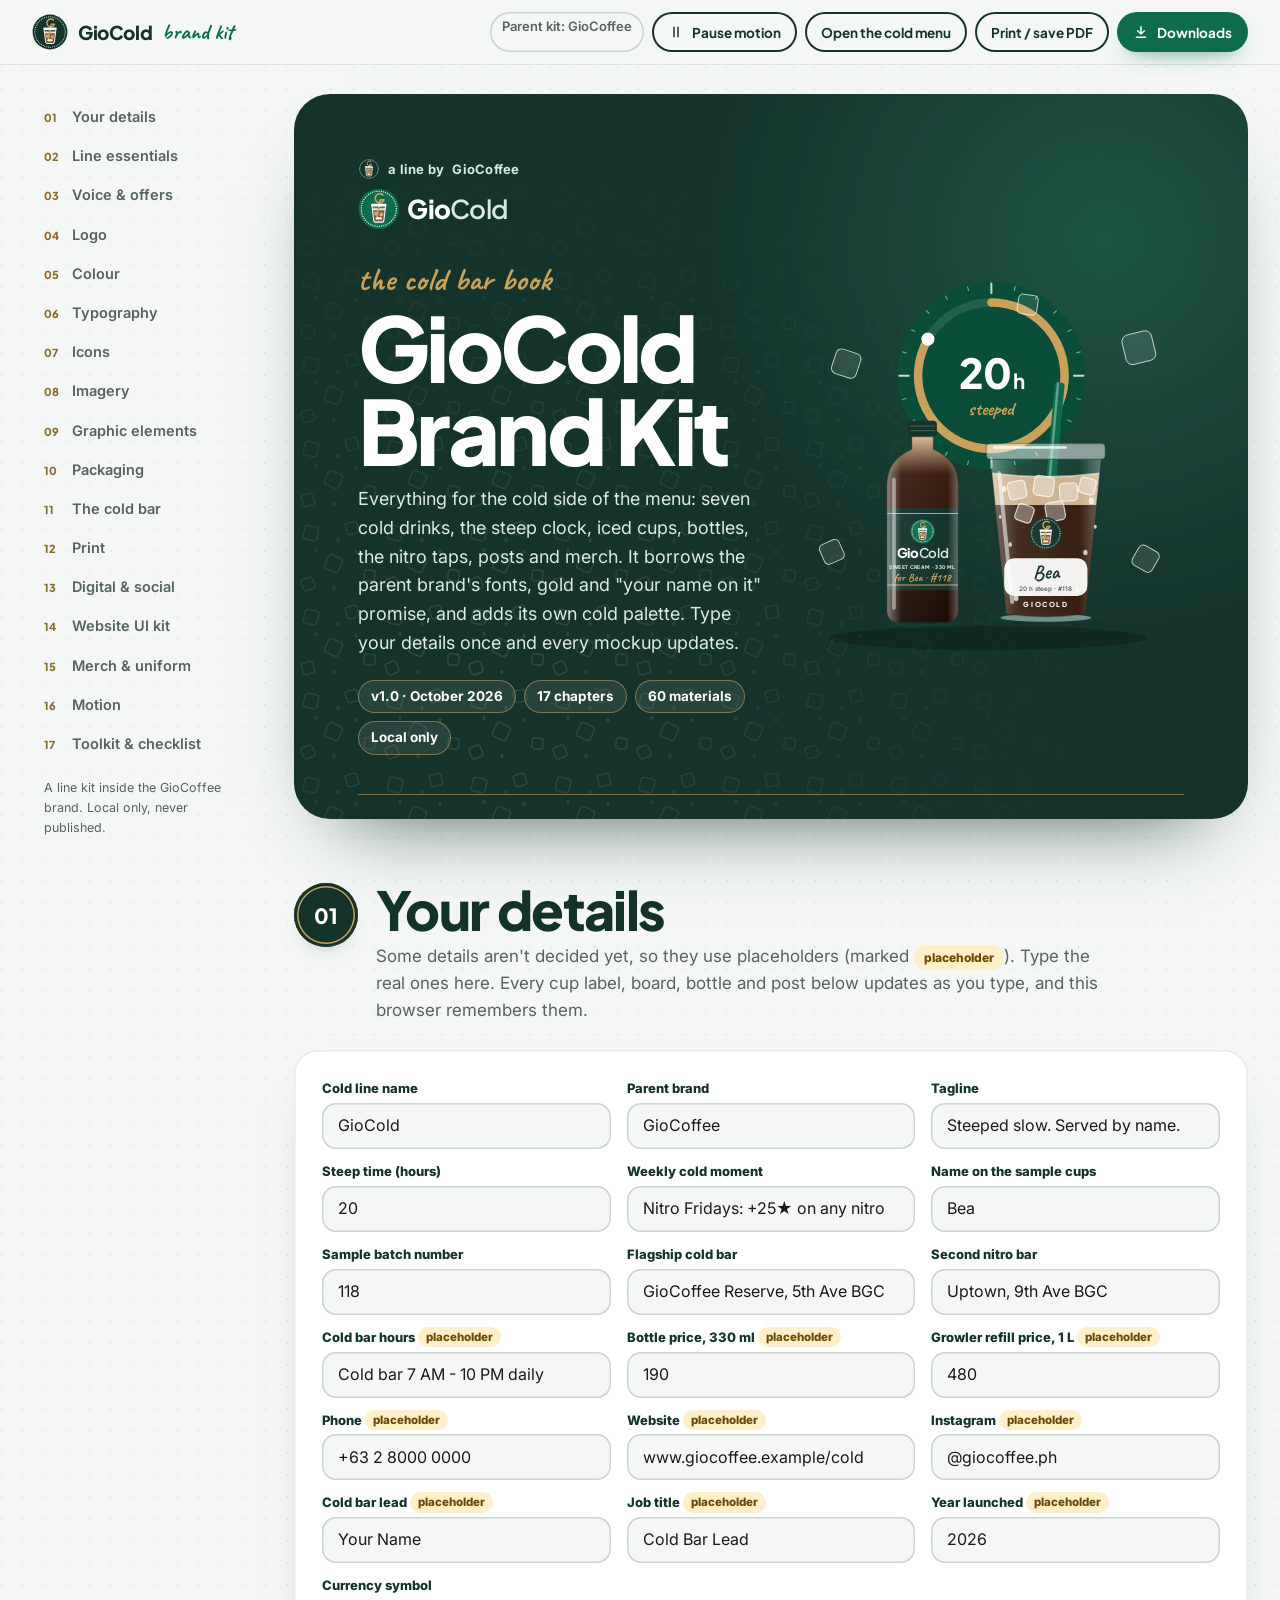
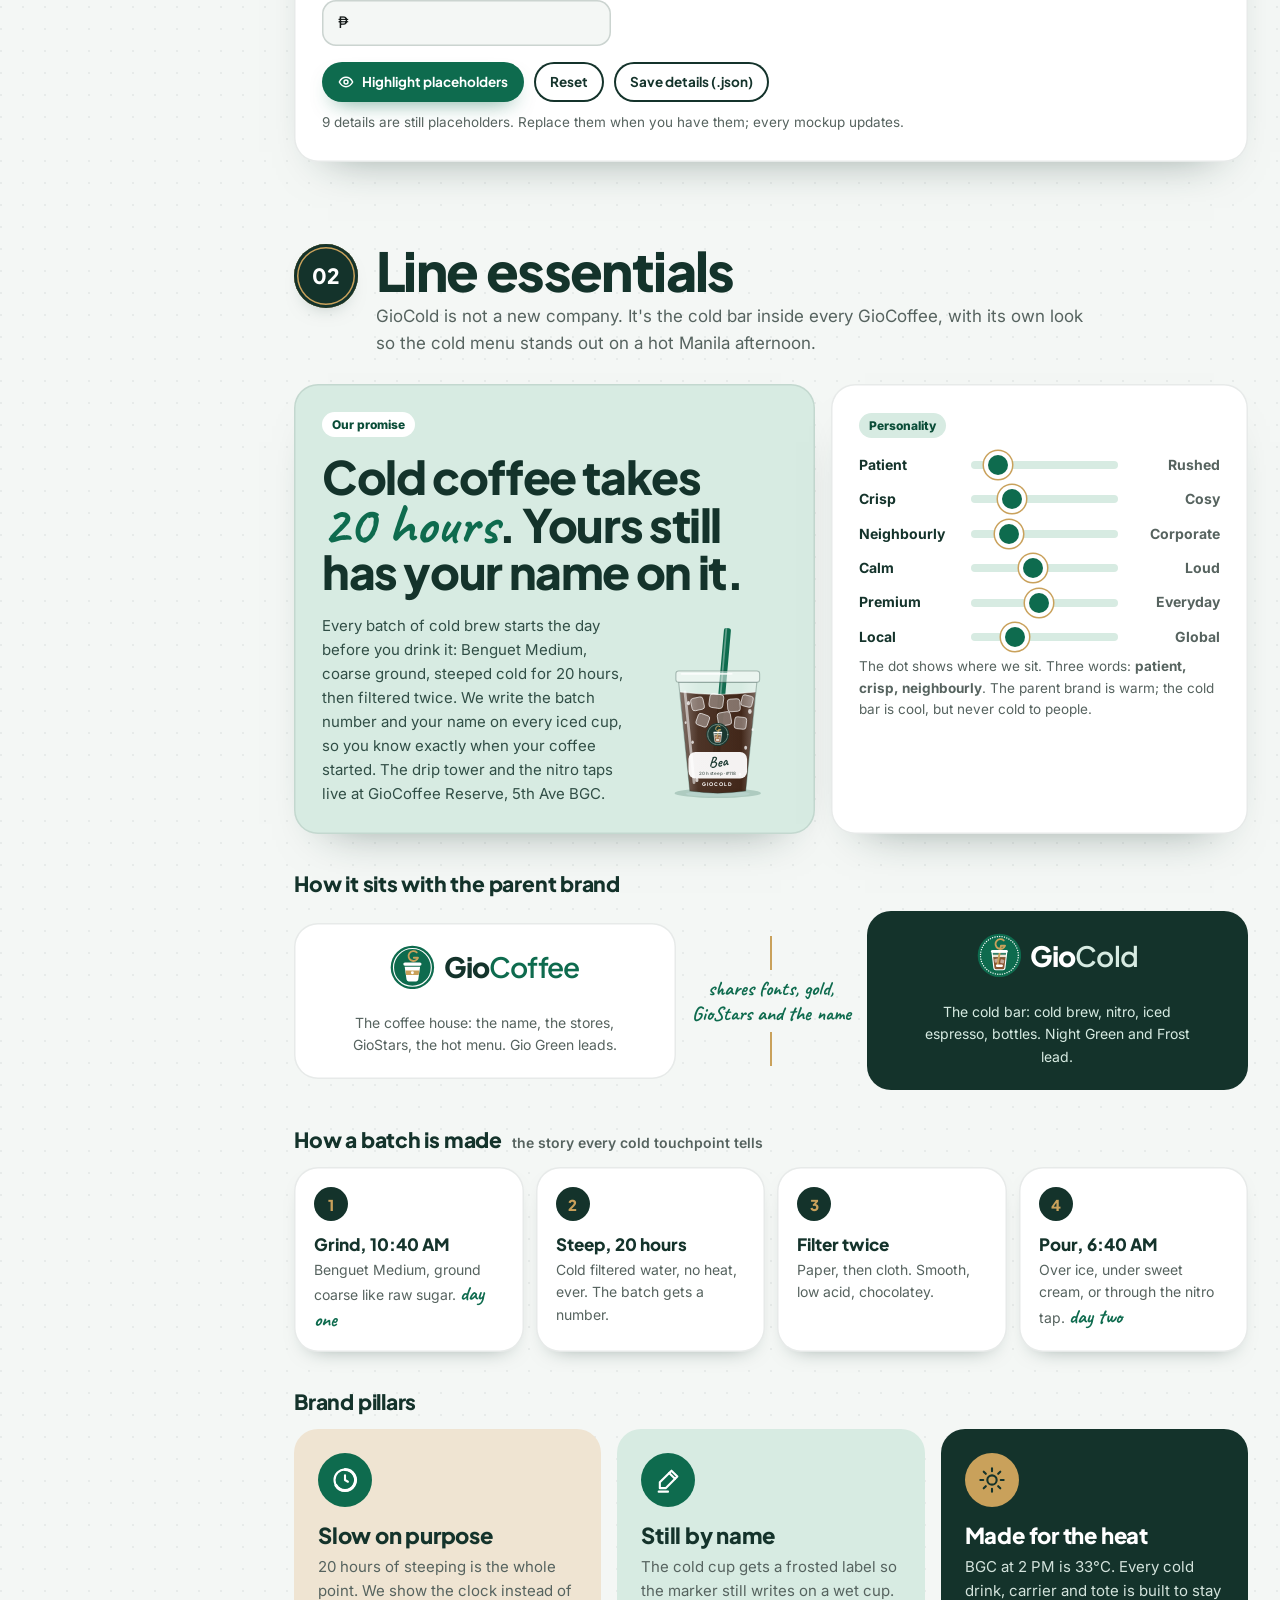
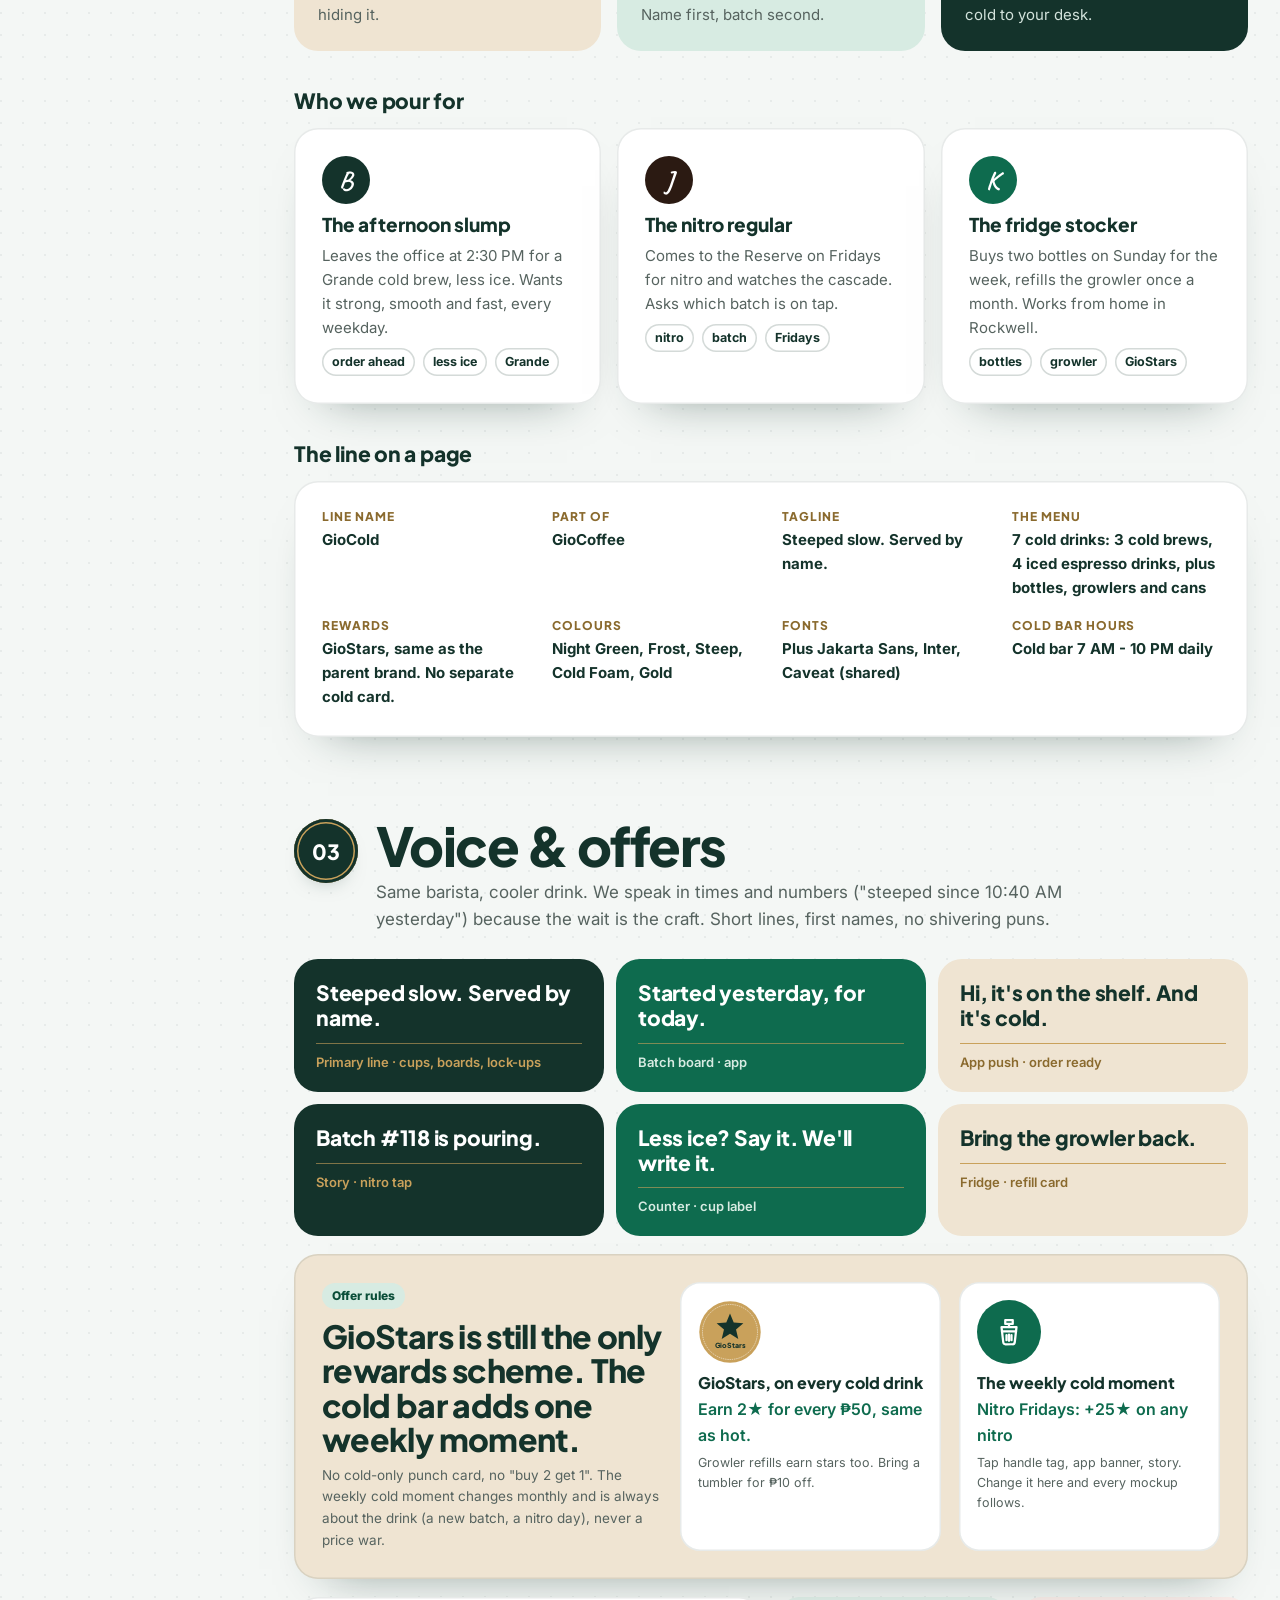
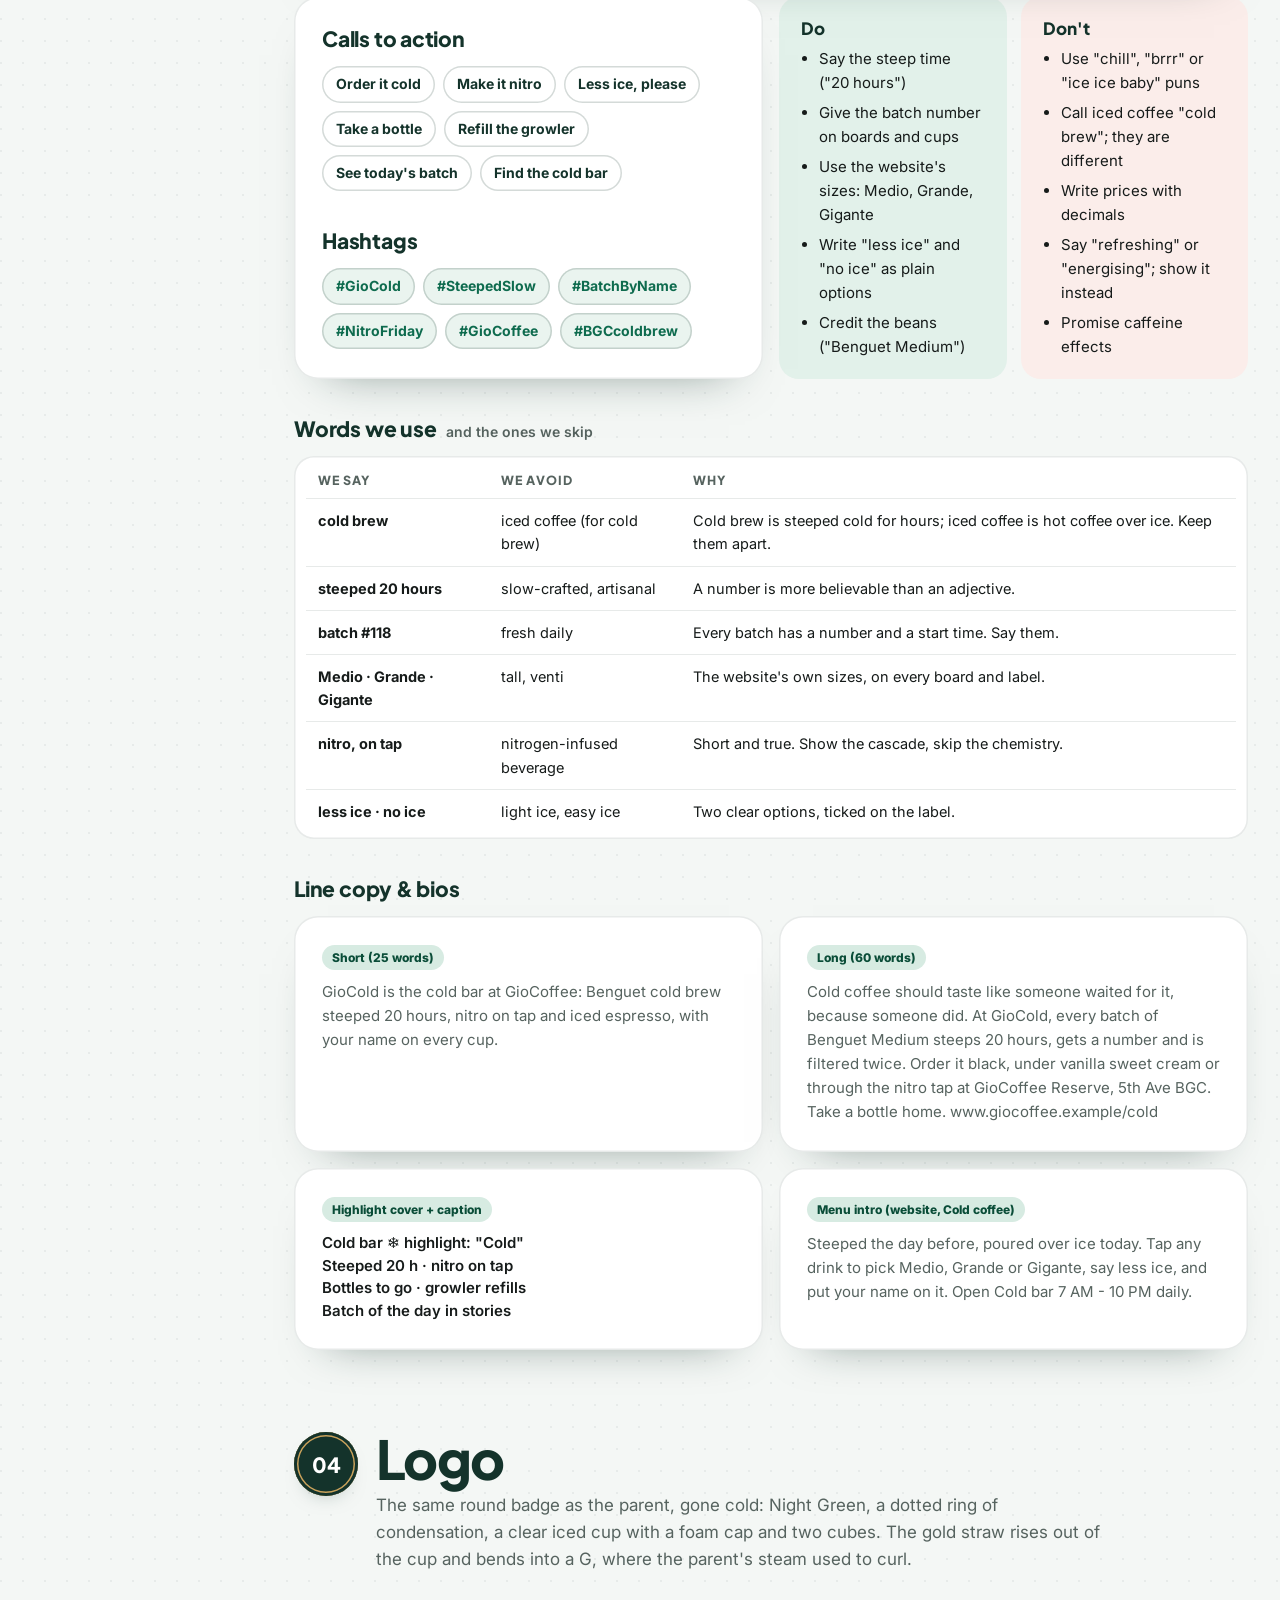
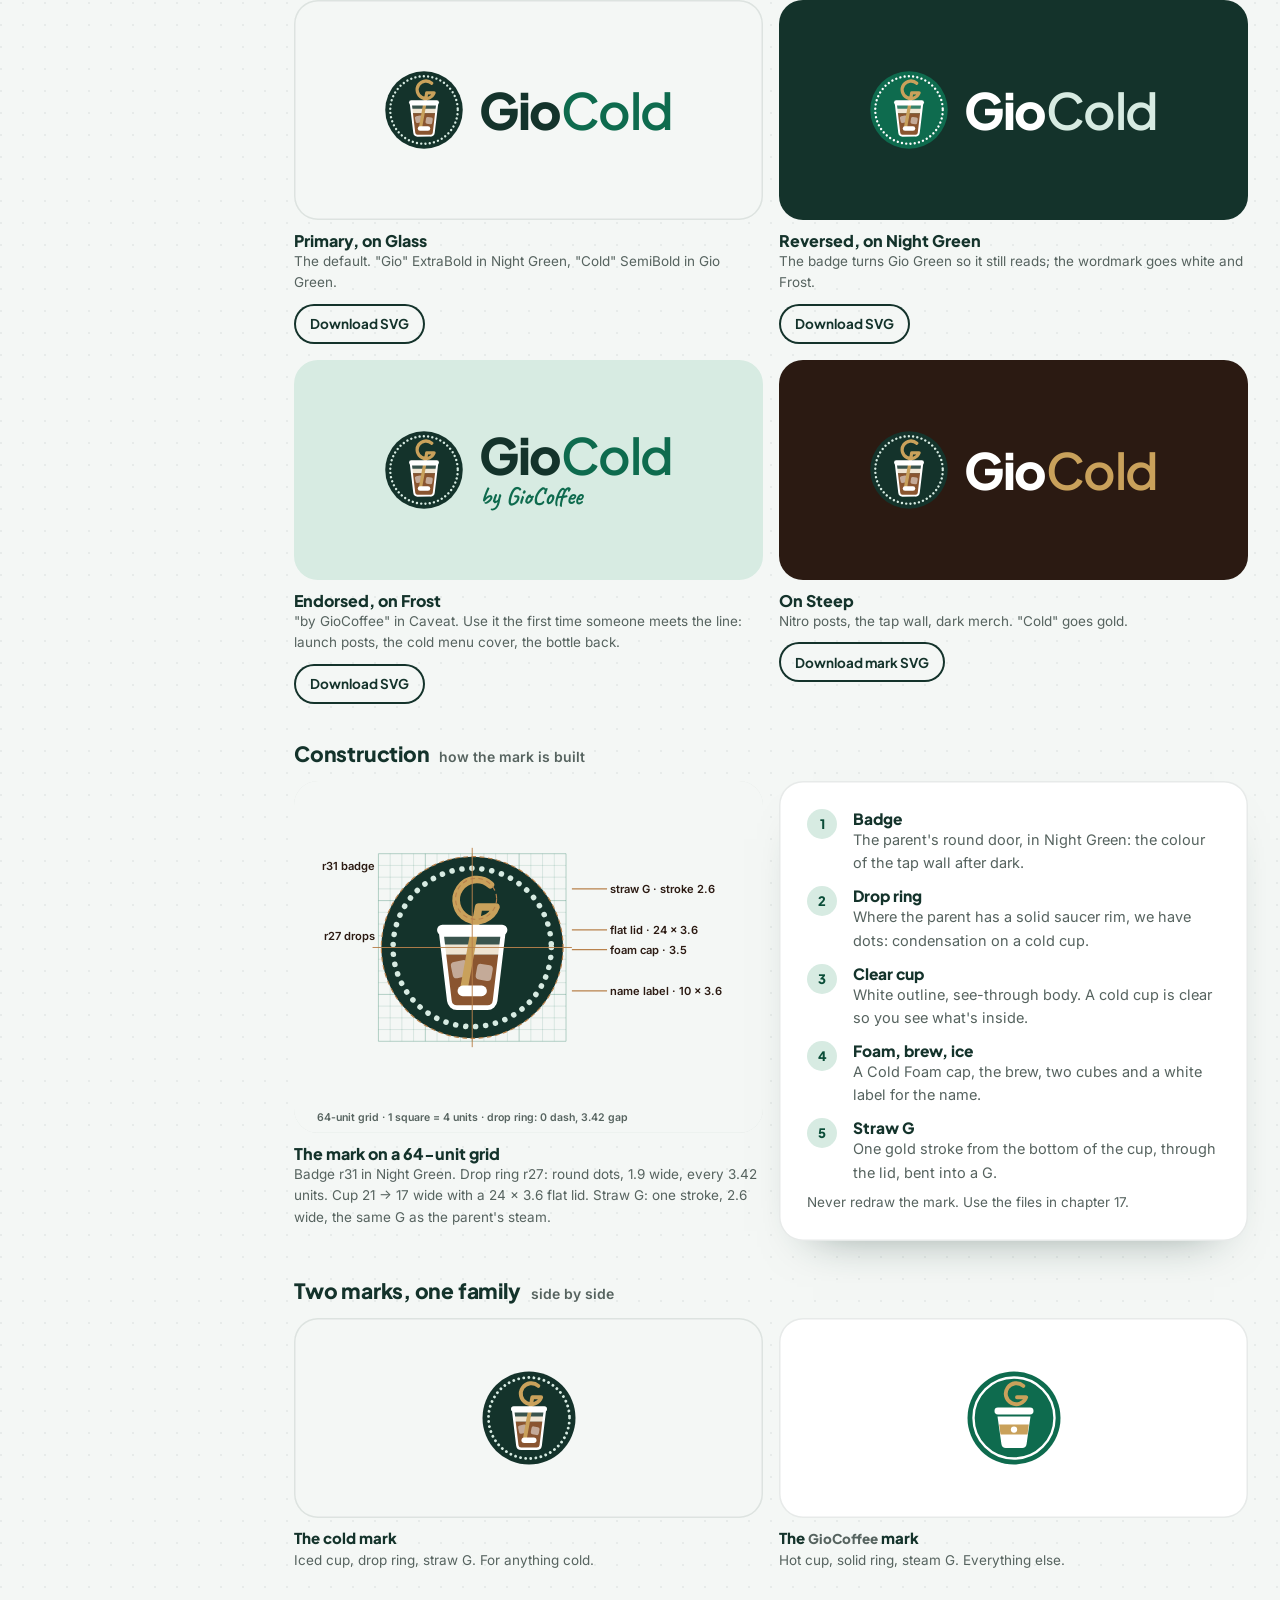
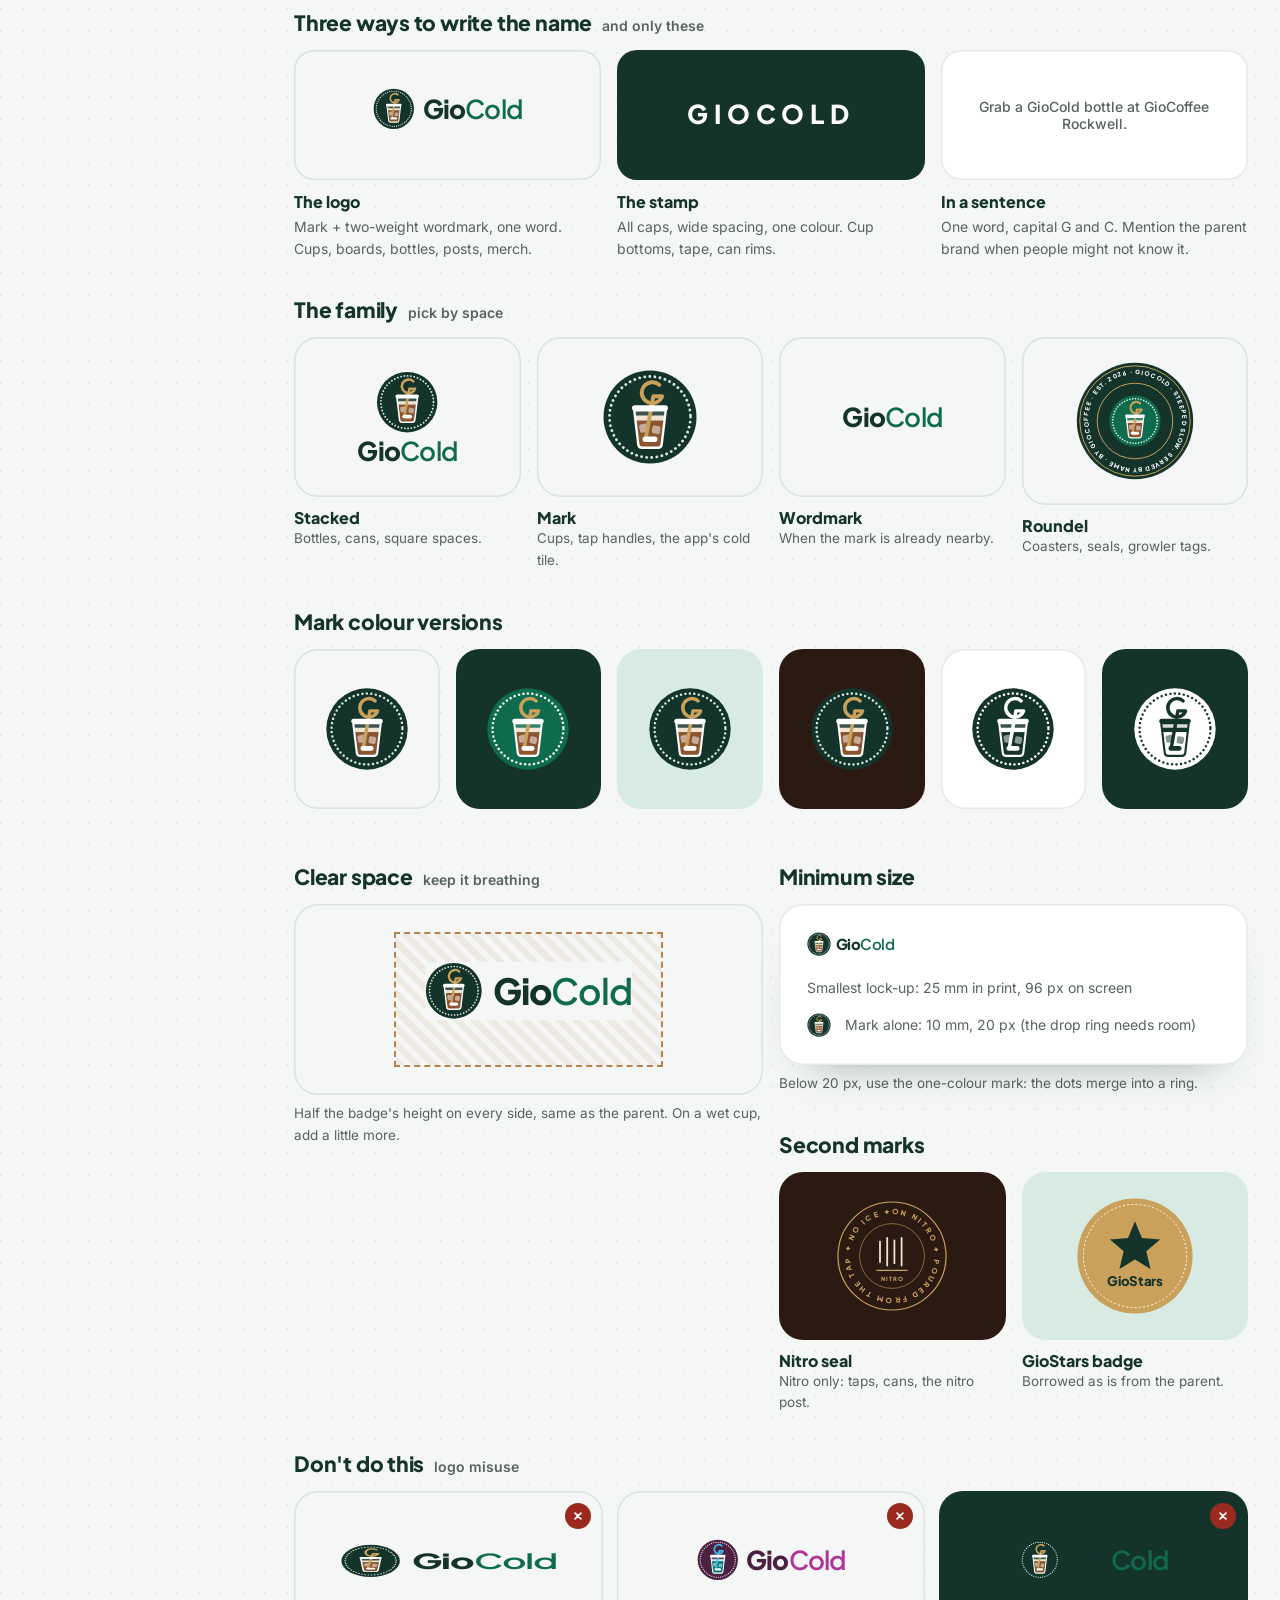
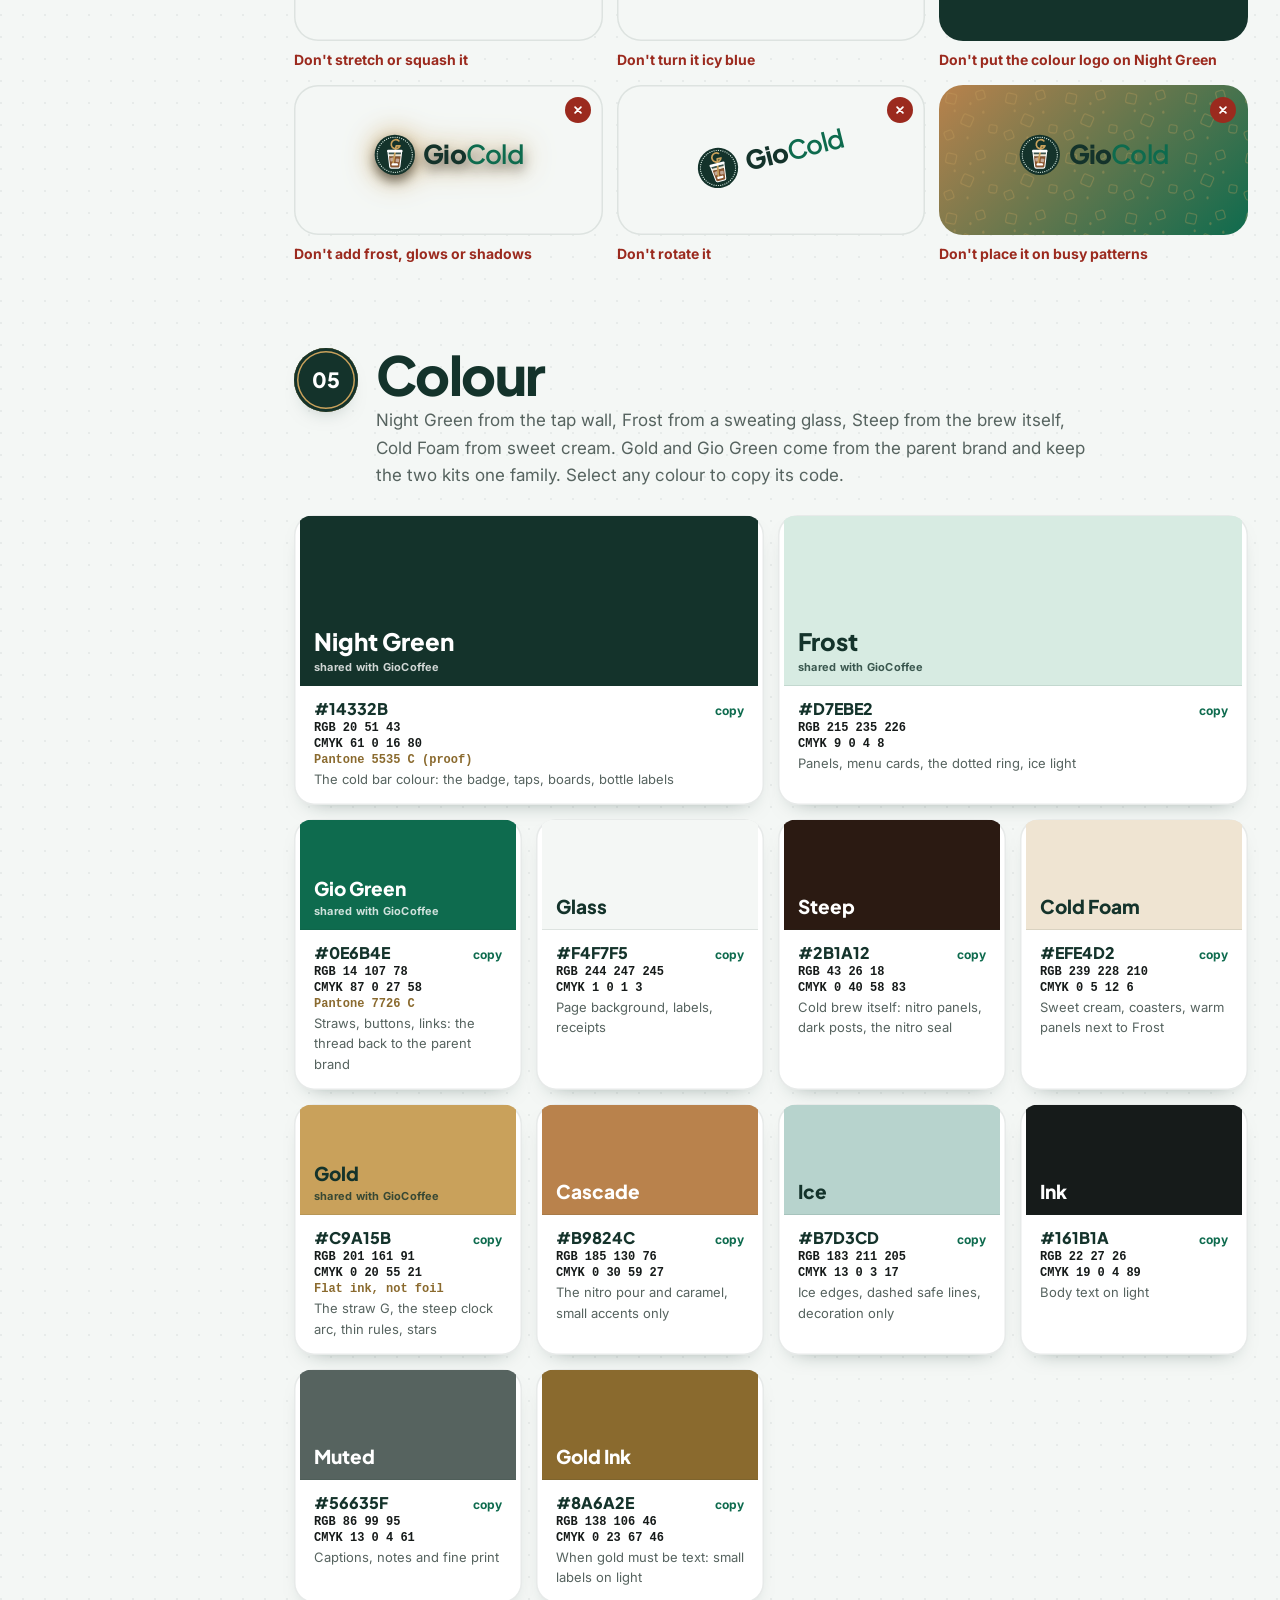
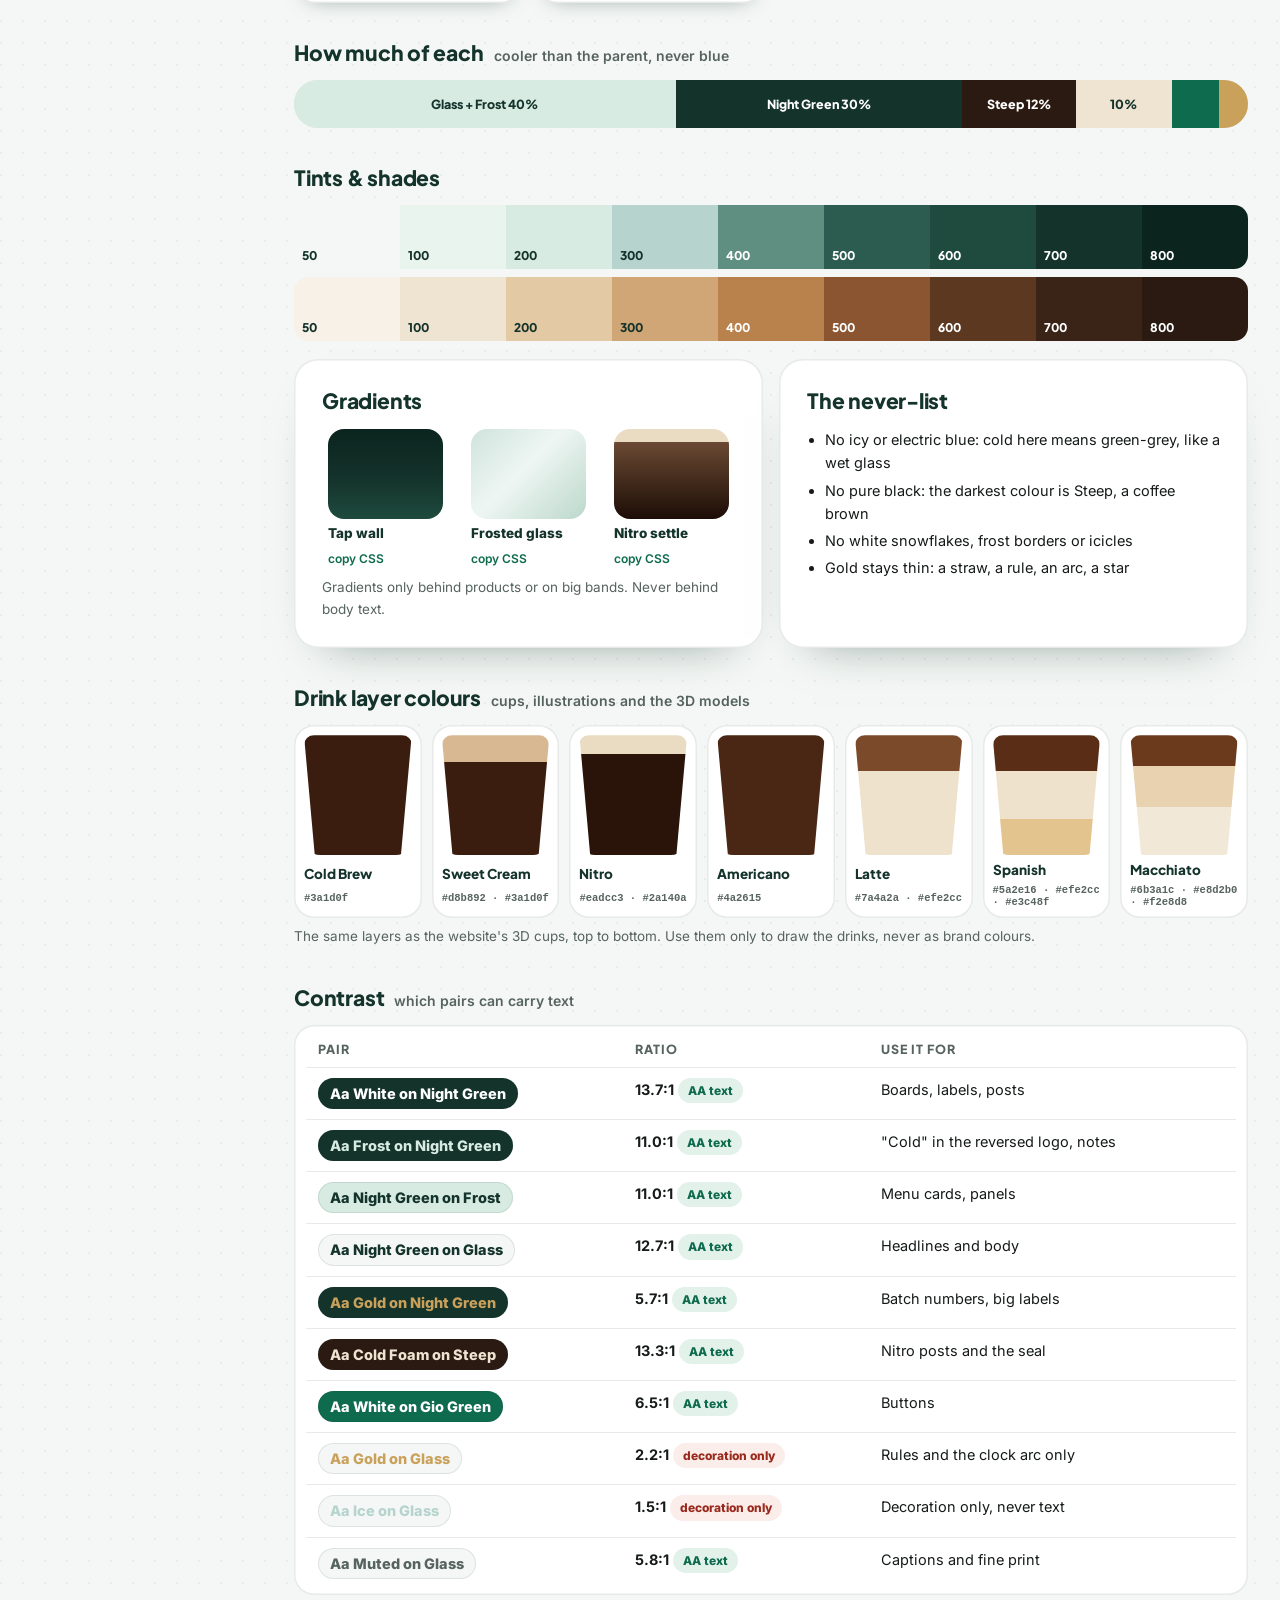
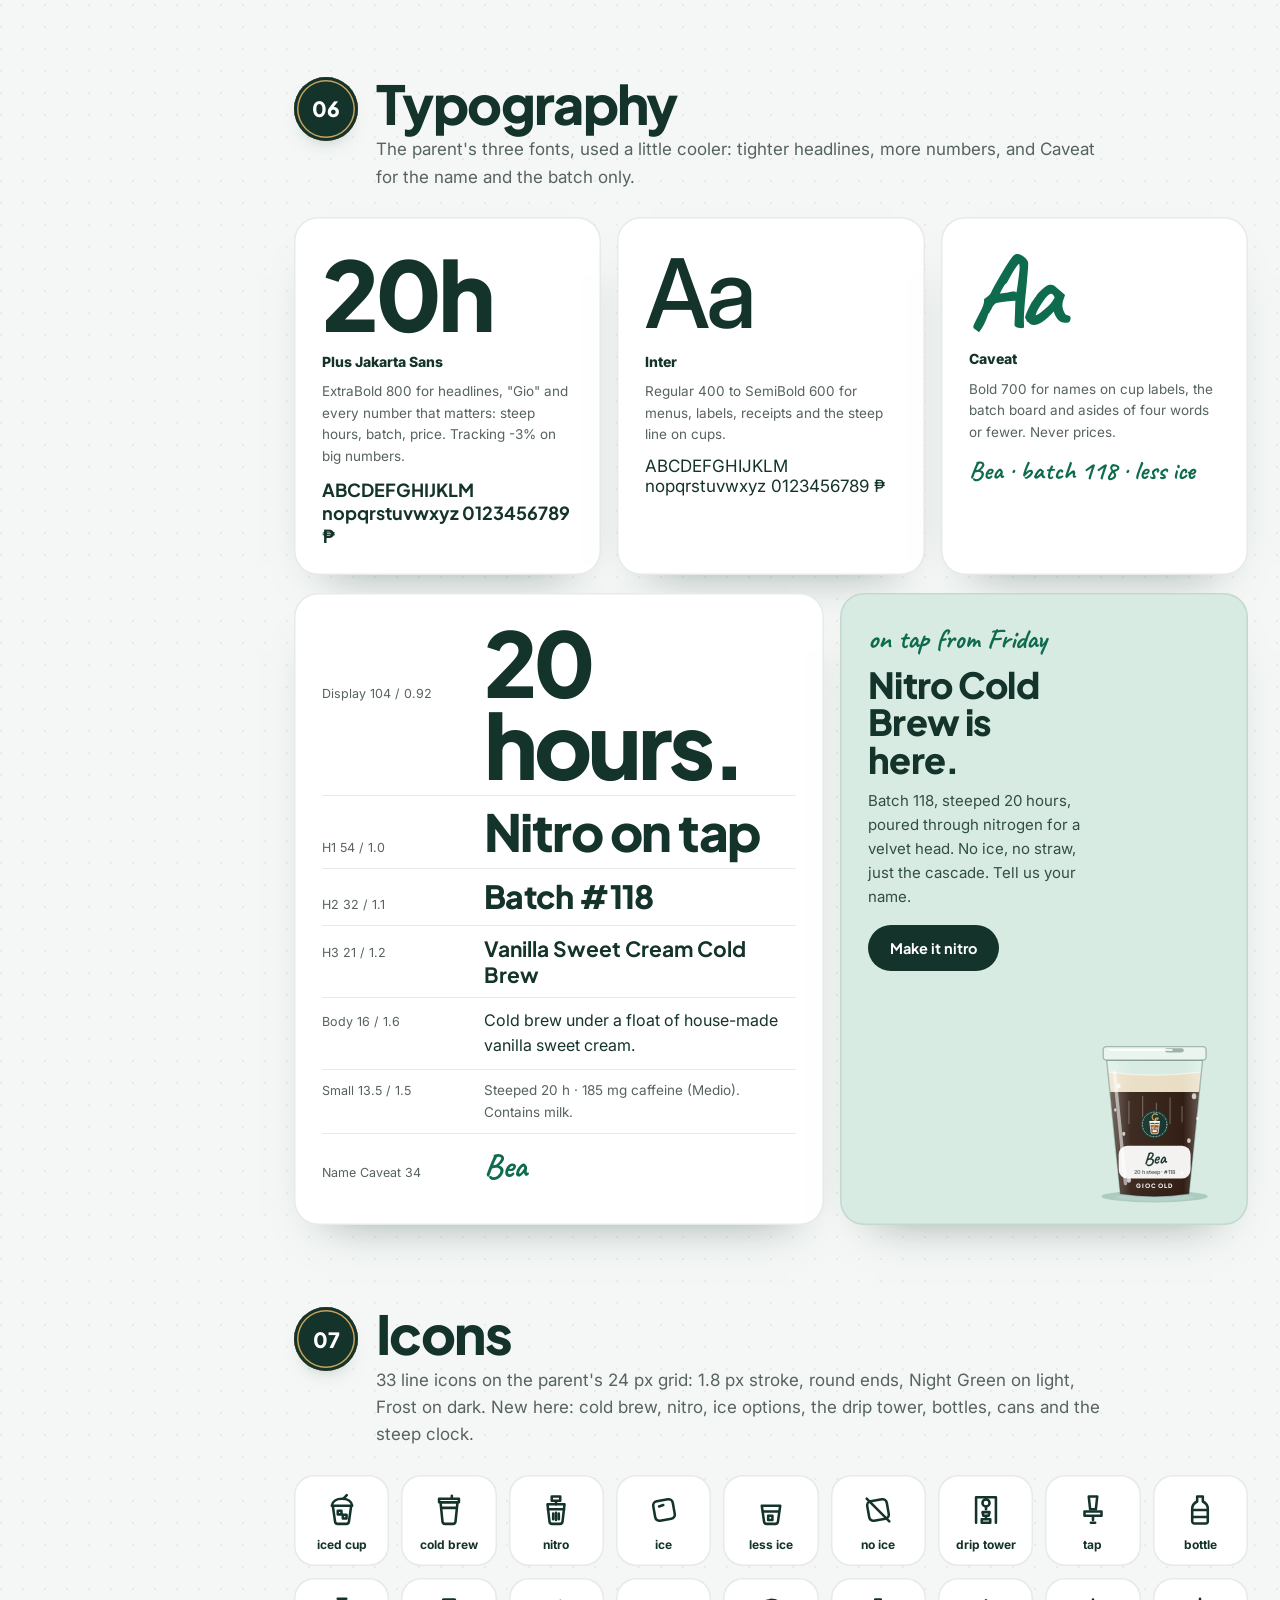
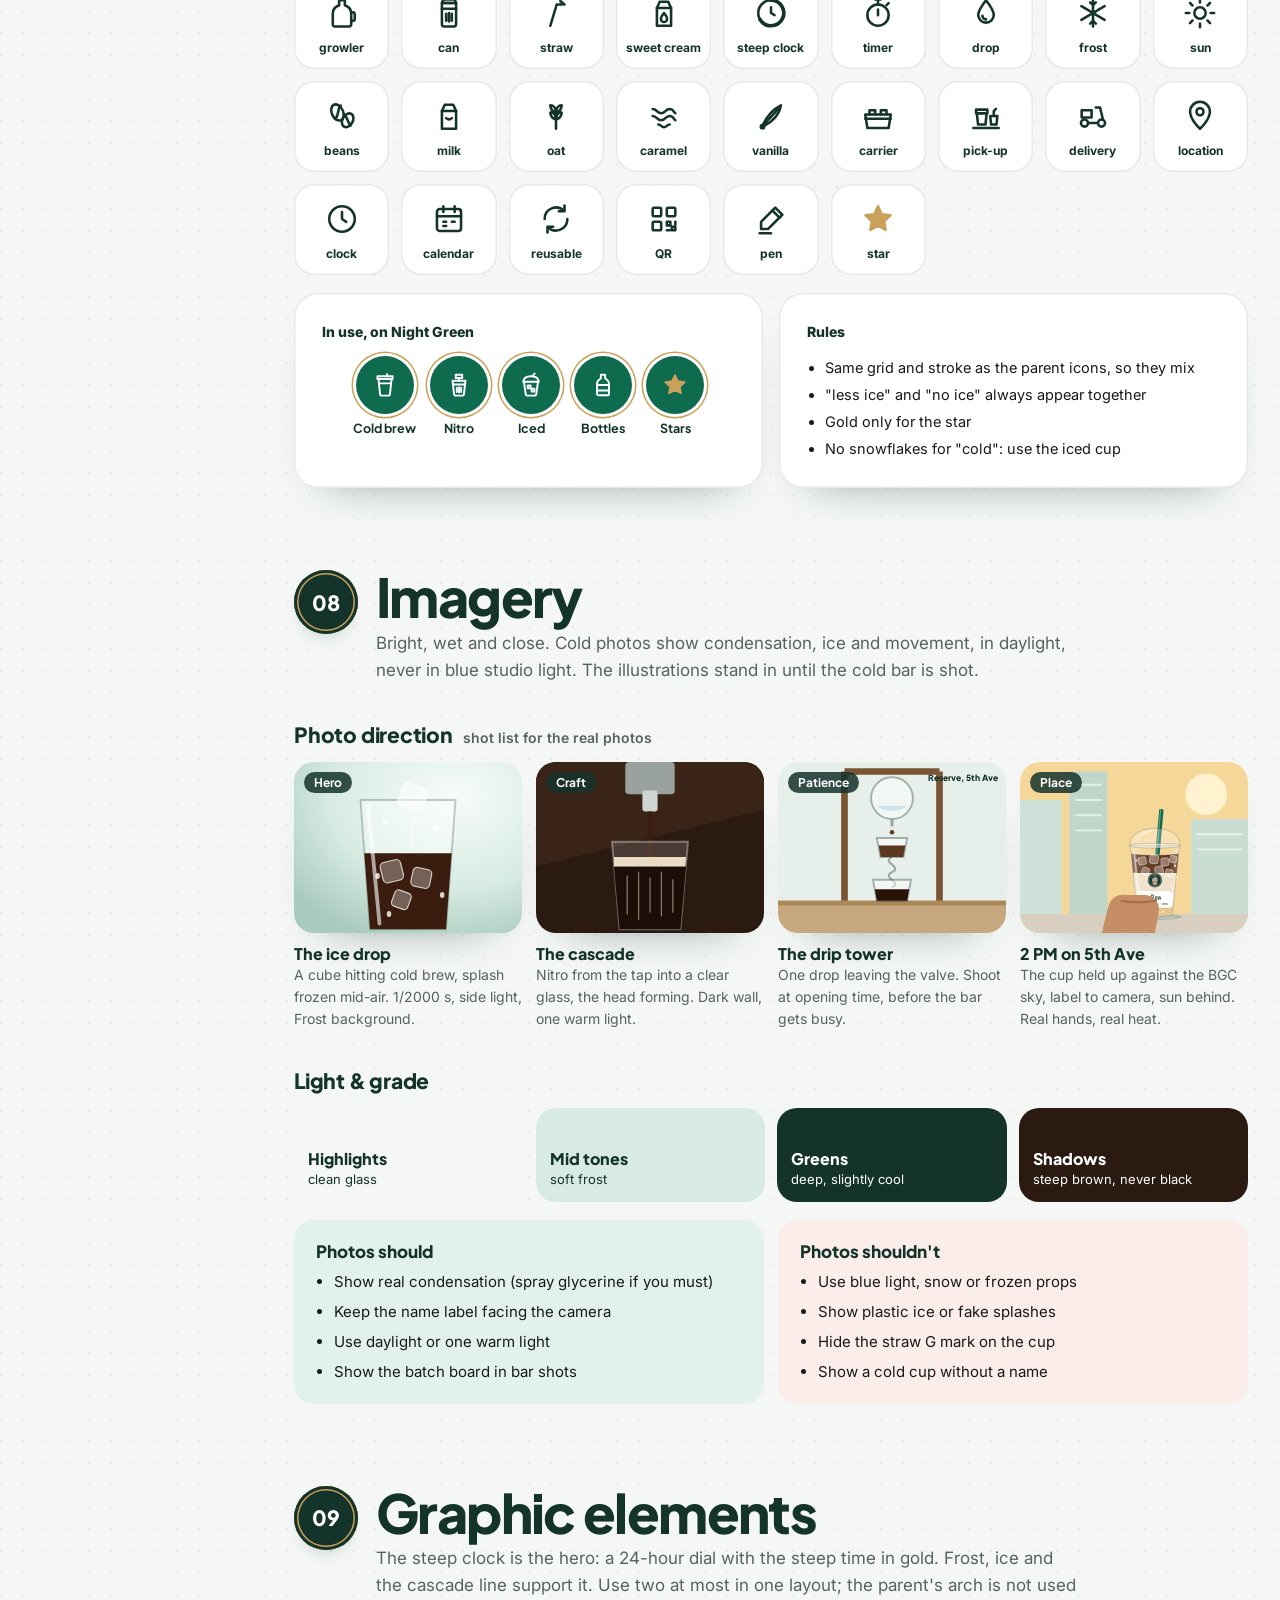
<file: brand/cold/index.html>
<!doctype html>
<html lang="en">
<head>
<meta charset="utf-8">
<meta name="viewport" content="width=device-width, initial-scale=1">
<meta name="color-scheme" content="light">
<meta name="robots" content="noindex, nofollow">
<title>GioCold Brand Kit</title>
<meta name="description" content="GioCold, the cold bar of GioCoffee: logo, colour, type, voice, iced cups, bottles, the cold bar, print, digital, merch and motion. Local only.">
<link rel="icon" href="data:image/svg+xml,%3Csvg xmlns='http://www.w3.org/2000/svg' viewBox='0 0 64 64'%3E%3Ccircle cx='32' cy='32' r='31' fill='%2314332B'/%3E%3Cpath d='M22.3 34.5H41.7L39.65 50a2.4 2.4 0 0 1-2.4 2.1H26.75a2.4 2.4 0 0 1-2.4-2.1Z' fill='%238A5530'/%3E%3Cpath d='M29.2 46L34.2 18.2H40.1A7 7 0 1 1 38.2 10.6' fill='none' stroke='%23C9A15B' stroke-width='2.6' stroke-linecap='round'/%3E%3Crect x='20' y='24.2' width='24' height='3.6' rx='1.8' fill='%23fff'/%3E%3Cpath d='M21.5 27.5H42.5L39.8 50.2a2.6 2.6 0 0 1-2.6 2.3H26.8a2.6 2.6 0 0 1-2.6-2.3Z' fill='none' stroke='%23fff' stroke-width='1.6'/%3E%3C/svg%3E">
<link rel="preconnect" href="https://fonts.googleapis.com">
<link rel="preconnect" href="https://fonts.gstatic.com" crossorigin>
<link rel="stylesheet" href="https://fonts.googleapis.com/css2?family=Caveat:wght@500;600;700&family=Inter:wght@400;500;600;700&family=Plus+Jakarta+Sans:wght@500;600;700;800&display=swap">
<link rel="stylesheet" href="base.css?v=1">
<link rel="stylesheet" href="cold.css?v=1">
</head>
<body>
<a class="skip" href="#details">Skip to the brand kit</a>

<header class="top">
  <a class="top__logo" href="#top" aria-label="Back to the cover"><span data-mark></span><b data-b="name">GioCold</b><small>brand kit</small></a>
  <div class="top__acts">
    <a class="top__parent hide-sm" href="../index.html">Parent kit: <span data-b="parent">GioCoffee</span></a>
    <button type="button" class="btn btn--ghost btn--sm" id="motionToggle" aria-pressed="false" aria-label="Pause motion"><svg viewBox="0 0 24 24" aria-hidden="true"><path d="M9 5v14M15 5v14"/></svg><span class="btn__t">Pause motion</span></button>
    <a class="btn btn--ghost btn--sm hide-sm" href="../../menu.html#cold">Open the cold menu</a>
    <button type="button" class="btn btn--ghost btn--sm hide-sm" onclick="window.print()">Print / save PDF</button>
    <a class="btn btn--sm" href="#toolkit" aria-label="Downloads"><svg viewBox="0 0 24 24" aria-hidden="true"><path d="M12 4v11M7 10l5 5 5-5M5 20h14"/></svg><span class="btn__t">Downloads</span></a>
  </div>
  <div class="progress" aria-hidden="true"><i></i></div>
</header>

<div class="shell">
<nav class="toc" aria-label="Brand kit chapters">
  <ol>
    <li><a href="#details"><span>01</span>Your details</a></li>
    <li><a href="#essence"><span>02</span>Line essentials</a></li>
    <li><a href="#voice"><span>03</span>Voice &amp; offers</a></li>
    <li><a href="#logo"><span>04</span>Logo</a></li>
    <li><a href="#color"><span>05</span>Colour</a></li>
    <li><a href="#type"><span>06</span>Typography</a></li>
    <li><a href="#icons-ch"><span>07</span>Icons</a></li>
    <li><a href="#imagery"><span>08</span>Imagery</a></li>
    <li><a href="#elements"><span>09</span>Graphic elements</a></li>
    <li><a href="#packaging"><span>10</span>Packaging</a></li>
    <li><a href="#store"><span>11</span>The cold bar</a></li>
    <li><a href="#print"><span>12</span>Print</a></li>
    <li><a href="#digital"><span>13</span>Digital &amp; social</a></li>
    <li><a href="#ui"><span>14</span>Website UI kit</a></li>
    <li><a href="#merch"><span>15</span>Merch &amp; uniform</a></li>
    <li><a href="#motion"><span>16</span>Motion</a></li>
    <li><a href="#toolkit"><span>17</span>Toolkit &amp; checklist</a></li>
  </ol>
  <p class="toc__note">A line kit inside the <span data-b="parent">GioCoffee</span> brand. Local only, never published.</p>
</nav>

<main id="main">

<!-- ================= COVER ================= -->
<section class="cover" id="top" aria-labelledby="coverTitle">
  <div class="cover__text">
    <p class="cover__parent"><span data-mark></span>a line by <span data-b="parent">GioCoffee</span></p>
    <span class="cover__logo" data-lockup data-v="night"></span>
    <p class="cover__hand">the cold bar book</p>
    <h1 class="cover__title" id="coverTitle"><span data-b="name">GioCold</span><br>Brand Kit</h1>
    <p class="cover__lead">Everything for the cold side of the menu: seven cold drinks, the steep clock, iced cups, bottles, the nitro taps, posts and merch. It borrows the parent brand's fonts, gold and "your name on it" promise, and adds its own cold palette. Type your details once and every mockup updates.</p>
    <div class="cover__meta"><span>v1.0 · October 2026</span><span>17 chapters</span><span><b id="matCount">60</b> materials</span><span>Local only</span></div>
  </div>
  <div class="cover__art" data-art="cover" aria-hidden="true"></div>
</section>

<!-- ================= 01 DETAILS ================= -->
<section class="chap" id="details" aria-labelledby="h-details">
  <header class="chap__head"><span class="chap__num">01</span><h2 class="chap__title" id="h-details">Your details</h2>
    <p class="chap__lead">Some details aren't decided yet, so they use placeholders (marked <i class="tag tag--todo">placeholder</i>). Type the real ones here. Every cup label, board, bottle and post below updates as you type, and this browser remembers them.</p></header>
  <div class="plate">
    <form class="details__form" id="detailsForm" aria-label="Brand details"></form>
    <div class="details__bar">
      <button type="button" class="btn btn--sm" id="showPh" aria-pressed="false"><svg viewBox="0 0 24 24" aria-hidden="true"><path d="M2 12s3.6-7 10-7 10 7 10 7-3.6 7-10 7S2 12 2 12z"/><circle cx="12" cy="12" r="3"/></svg>Highlight placeholders</button>
      <button type="button" class="btn btn--ghost btn--sm" id="resetDetails">Reset</button>
      <button type="button" class="btn btn--ghost btn--sm" data-dl="details-json">Save details (.json)</button>
      <p class="note" id="phCount"></p>
    </div>
  </div>
</section>

<!-- ================= 02 ESSENTIALS ================= -->
<section class="chap" id="essence" aria-labelledby="h-essence">
  <header class="chap__head"><span class="chap__num">02</span><h2 class="chap__title" id="h-essence">Line essentials</h2>
    <p class="chap__lead"><span data-b="name">GioCold</span> is not a new company. It's the cold bar inside every <span data-b="parent">GioCoffee</span>, with its own look so the cold menu stands out on a hot Manila afternoon.</p></header>
  <div class="promise">
    <div class="plate promise__main">
      <span class="tag">Our promise</span>
      <p class="promise__big">Cold coffee takes <em><span data-b="steep">20</span> hours</em>. Yours still has your name on it.</p>
      <p class="promise__story">Every batch of cold brew starts the day before you drink it: Benguet Medium, coarse ground, steeped cold for <span data-b="steep">20</span> hours, then filtered twice. We write the batch number and your name on every iced cup, so you know exactly when your coffee started. The drip tower and the nitro taps live at <span data-b="flagship">GioCoffee Reserve, 5th Ave BGC</span>.</p>
      <div class="promise__cup" data-art="cup" data-drink="cold-brew" data-size="sm"></div>
    </div>
    <div class="plate">
      <span class="tag">Personality</span>
      <div class="traits">
        <div class="trait"><span>Patient</span><i style="--v:18%"></i><span>Rushed</span></div>
        <div class="trait"><span>Crisp</span><i style="--v:28%"></i><span>Cosy</span></div>
        <div class="trait"><span>Neighbourly</span><i style="--v:26%"></i><span>Corporate</span></div>
        <div class="trait"><span>Calm</span><i style="--v:42%"></i><span>Loud</span></div>
        <div class="trait"><span>Premium</span><i style="--v:46%"></i><span>Everyday</span></div>
        <div class="trait"><span>Local</span><i style="--v:30%"></i><span>Global</span></div>
      </div>
      <p class="note">The dot shows where we sit. Three words: <b>patient, crisp, neighbourly</b>. The parent brand is warm; the cold bar is cool, but never cold to people.</p>
    </div>
  </div>

  <h3 class="sub">How it sits with the parent brand</h3>
  <div class="relation">
    <div class="relation__side relation__side--p"><span data-lockup="parent"></span><p>The coffee house: the name, the stores, GioStars, the hot menu. Gio Green leads.</p></div>
    <div class="relation__mid"><i></i>shares fonts, gold,<br>GioStars and the name<i></i></div>
    <div class="relation__side relation__side--c"><span data-lockup data-v="night"></span><p>The cold bar: cold brew, nitro, iced espresso, bottles. Night Green and Frost lead.</p></div>
  </div>

  <h3 class="sub">How a batch is made <small>the story every cold touchpoint tells</small></h3>
  <div class="steep-strip">
    <div><b>Grind, 10:40 AM</b><p>Benguet Medium, ground coarse like raw sugar. <em>day one</em></p></div>
    <div><b>Steep, <span data-b="steep">20</span> hours</b><p>Cold filtered water, no heat, ever. The batch gets a number.</p></div>
    <div><b>Filter twice</b><p>Paper, then cloth. Smooth, low acid, chocolatey.</p></div>
    <div><b>Pour, 6:40 AM</b><p>Over ice, under sweet cream, or through the nitro tap. <em>day two</em></p></div>
  </div>

  <h3 class="sub">Brand pillars</h3>
  <div class="pillars">
    <div class="pillar"><span class="pillar__ic" data-li="steep clock"></span><b>Slow on purpose</b><p><span data-b="steep">20</span> hours of steeping is the whole point. We show the clock instead of hiding it.</p></div>
    <div class="pillar"><span class="pillar__ic" data-li="pen"></span><b>Still by name</b><p>The cold cup gets a frosted label so the marker still writes on a wet cup. Name first, batch second.</p></div>
    <div class="pillar"><span class="pillar__ic" data-li="sun"></span><b>Made for the heat</b><p>BGC at 2 PM is 33°C. Every cold drink, carrier and tote is built to stay cold to your desk.</p></div>
  </div>

  <h3 class="sub">Who we pour for</h3>
  <div class="grid g3">
    <div class="persona plate"><span class="persona__av" style="--c:var(--house)">B</span><b>The afternoon slump</b><p>Leaves the office at 2:30 PM for a Grande cold brew, less ice. Wants it strong, smooth and fast, every weekday.</p><span class="chips"><span>order ahead</span><span>less ice</span><span>Grande</span></span></div>
    <div class="persona plate"><span class="persona__av" style="--c:var(--steep)">J</span><b>The nitro regular</b><p>Comes to the Reserve on Fridays for nitro and watches the cascade. Asks which batch is on tap.</p><span class="chips"><span>nitro</span><span>batch</span><span>Fridays</span></span></div>
    <div class="persona plate"><span class="persona__av" style="--c:var(--green)">K</span><b>The fridge stocker</b><p>Buys two bottles on Sunday for the week, refills the growler once a month. Works from home in Rockwell.</p><span class="chips"><span>bottles</span><span>growler</span><span>GioStars</span></span></div>
  </div>

  <h3 class="sub">The line on a page</h3>
  <div class="plate glance">
    <dl>
      <div><dt>Line name</dt><dd data-b="name">GioCold</dd></div>
      <div><dt>Part of</dt><dd data-b="parent">GioCoffee</dd></div>
      <div><dt>Tagline</dt><dd data-b="tagline">Steeped slow. Served by name.</dd></div>
      <div><dt>The menu</dt><dd>7 cold drinks: 3 cold brews, 4 iced espresso drinks, plus bottles, growlers and cans</dd></div>
      <div><dt>Rewards</dt><dd>GioStars, same as the parent brand. No separate cold card.</dd></div>
      <div><dt>Colours</dt><dd>Night Green, Frost, Steep, Cold Foam, Gold</dd></div>
      <div><dt>Fonts</dt><dd>Plus Jakarta Sans, Inter, Caveat (shared)</dd></div>
      <div><dt>Cold bar hours</dt><dd data-b="hours">Cold bar 7 AM - 10 PM daily</dd></div>
    </dl>
  </div>
</section>

<!-- ================= 03 VOICE ================= -->
<section class="chap" id="voice" aria-labelledby="h-voice">
  <header class="chap__head"><span class="chap__num">03</span><h2 class="chap__title" id="h-voice">Voice &amp; offers</h2>
    <p class="chap__lead">Same barista, cooler drink. We speak in times and numbers ("steeped since 10:40 AM yesterday") because the wait is the craft. Short lines, first names, no shivering puns.</p></header>
  <div class="quotes">
    <div class="quote"><span data-b="tagline">Steeped slow. Served by name.</span><small>Primary line · cups, boards, lock-ups</small></div>
    <div class="quote">Started yesterday, for today.<small>Batch board · app</small></div>
    <div class="quote">Hi, it's on the shelf. And it's cold.<small>App push · order ready</small></div>
    <div class="quote">Batch #<span data-b="batch">118</span> is pouring.<small>Story · nitro tap</small></div>
    <div class="quote">Less ice? Say it. We'll write it.<small>Counter · cup label</small></div>
    <div class="quote">Bring the growler back.<small>Fridge · refill card</small></div>
  </div>

  <div class="offers plate plate--cream">
    <div class="offers__main"><span class="tag">Offer rules</span><p class="offers__big">GioStars is still the only rewards scheme. The cold bar adds one weekly moment.</p><p class="note">No cold-only punch card, no "buy 2 get 1". The weekly cold moment changes monthly and is always about the drink (a new batch, a nitro day), never a price war.</p></div>
    <div class="offers__item"><div class="offers__stars" data-art="starBadge"></div><b>GioStars, on every cold drink</b><p>Earn 2★ for every <span data-b="cur">₱</span>50, same as hot.</p><small>Growler refills earn stars too. Bring a tumbler for ₱10 off.</small></div>
    <div class="offers__item"><div class="offers__seal"><span data-li="nitro"></span></div><b>The weekly cold moment</b><p data-b="promo">Nitro Fridays: +25★ on any nitro</p><small>Tap handle tag, app banner, story. Change it here and every mockup follows.</small></div>
  </div>

  <div class="grid g2">
    <div class="plate"><h3 class="sub sub--in">Calls to action</h3>
      <div class="chips"><span>Order it cold</span><span>Make it nitro</span><span>Less ice, please</span><span>Take a bottle</span><span>Refill the growler</span><span>See today's batch</span><span>Find the cold bar</span></div>
      <h3 class="sub">Hashtags</h3>
      <div class="chips chips--tags"><span>#GioCold</span><span>#SteepedSlow</span><span>#BatchByName</span><span>#NitroFriday</span><span>#GioCoffee</span><span>#BGCcoldbrew</span></div>
    </div>
    <div class="dodont">
      <div class="do"><h4>Do</h4><ul><li>Say the steep time ("20 hours")</li><li>Give the batch number on boards and cups</li><li>Use the website's sizes: Medio, Grande, Gigante</li><li>Write "less ice" and "no ice" as plain options</li><li>Credit the beans ("Benguet Medium")</li></ul></div>
      <div class="dont"><h4>Don't</h4><ul><li>Use "chill", "brrr" or "ice ice baby" puns</li><li>Call iced coffee "cold brew"; they are different</li><li>Write prices with decimals</li><li>Say "refreshing" or "energising"; show it instead</li><li>Promise caffeine effects</li></ul></div>
    </div>
  </div>

  <h3 class="sub">Words we use <small>and the ones we skip</small></h3>
  <div class="table-wrap"><table class="words">
    <thead><tr><th scope="col">We say</th><th scope="col">We avoid</th><th scope="col">Why</th></tr></thead>
    <tbody>
      <tr><td><b>cold brew</b></td><td>iced coffee (for cold brew)</td><td>Cold brew is steeped cold for hours; iced coffee is hot coffee over ice. Keep them apart.</td></tr>
      <tr><td><b>steeped <span data-b="steep">20</span> hours</b></td><td>slow-crafted, artisanal</td><td>A number is more believable than an adjective.</td></tr>
      <tr><td><b>batch #<span data-b="batch">118</span></b></td><td>fresh daily</td><td>Every batch has a number and a start time. Say them.</td></tr>
      <tr><td><b>Medio · Grande · Gigante</b></td><td>tall, venti</td><td>The website's own sizes, on every board and label.</td></tr>
      <tr><td><b>nitro, on tap</b></td><td>nitrogen-infused beverage</td><td>Short and true. Show the cascade, skip the chemistry.</td></tr>
      <tr><td><b>less ice · no ice</b></td><td>light ice, easy ice</td><td>Two clear options, ticked on the label.</td></tr>
    </tbody></table></div>

  <h3 class="sub">Line copy &amp; bios</h3>
  <div class="grid g2">
    <div class="plate boiler"><span class="tag">Short (25 words)</span><p><span data-b="name">GioCold</span> is the cold bar at <span data-b="parent">GioCoffee</span>: Benguet cold brew steeped <span data-b="steep">20</span> hours, nitro on tap and iced espresso, with your name on every cup.</p></div>
    <div class="plate boiler"><span class="tag">Long (60 words)</span><p>Cold coffee should taste like someone waited for it, because someone did. At <span data-b="name">GioCold</span>, every batch of Benguet Medium steeps <span data-b="steep">20</span> hours, gets a number and is filtered twice. Order it black, under vanilla sweet cream or through the nitro tap at <span data-b="flagship">GioCoffee Reserve, 5th Ave BGC</span>. Take a bottle home. <span data-b="web">www.giocoffee.example/cold</span></p></div>
    <div class="plate boiler"><span class="tag">Highlight cover + caption</span><p class="bio">Cold bar ❄ highlight: "Cold"<br>Steeped <span data-b="steep">20</span> h · nitro on tap<br>Bottles to go · growler refills<br>Batch of the day in stories</p></div>
    <div class="plate boiler"><span class="tag">Menu intro (website, Cold coffee)</span><p>Steeped the day before, poured over ice today. Tap any drink to pick Medio, Grande or Gigante, say less ice, and put your name on it. Open <span data-b="hours">Cold bar 7 AM - 10 PM daily</span>.</p></div>
  </div>
</section>

<!-- ================= 04 LOGO ================= -->
<section class="chap" id="logo" aria-labelledby="h-logo">
  <header class="chap__head"><span class="chap__num">04</span><h2 class="chap__title" id="h-logo">Logo</h2>
    <p class="chap__lead">The same round badge as the parent, gone cold: Night Green, a dotted ring of condensation, a clear iced cup with a foam cap and two cubes. The gold straw rises out of the cup and bends into a G, where the parent's steam used to curl.</p></header>
  <div class="grid g2">
    <figure class="m logo-cell"><div class="logo-stage on-glass" data-lockup></div><figcaption><b>Primary, on Glass</b><span>The default. "Gio" ExtraBold in Night Green, "Cold" SemiBold in Gio Green.</span></figcaption><div class="acts"><button type="button" class="btn btn--ghost btn--sm" data-dl="logo-horizontal">Download SVG</button></div></figure>
    <figure class="m logo-cell"><div class="logo-stage on-night" data-lockup data-v="night"></div><figcaption><b>Reversed, on Night Green</b><span>The badge turns Gio Green so it still reads; the wordmark goes white and Frost.</span></figcaption><div class="acts"><button type="button" class="btn btn--ghost btn--sm" data-dl="logo-on-night">Download SVG</button></div></figure>
    <figure class="m logo-cell"><div class="logo-stage on-frost" data-lockup="endorse"></div><figcaption><b>Endorsed, on Frost</b><span>"by GioCoffee" in Caveat. Use it the first time someone meets the line: launch posts, the cold menu cover, the bottle back.</span></figcaption><div class="acts"><button type="button" class="btn btn--ghost btn--sm" data-dl="logo-endorsed">Download SVG</button></div></figure>
    <figure class="m logo-cell"><div class="logo-stage on-steep" data-lockup data-v="steep"></div><figcaption><b>On Steep</b><span>Nitro posts, the tap wall, dark merch. "Cold" goes gold.</span></figcaption><div class="acts"><button type="button" class="btn btn--ghost btn--sm" data-dl="mark">Download mark SVG</button></div></figure>
  </div>

  <h3 class="sub">Construction <small>how the mark is built</small></h3>
  <div class="grid g2">
    <figure class="m"><div class="stage stage--blueprint" data-art="construction"></div><figcaption><b>The mark on a 64-unit grid</b><span>Badge r31 in Night Green. Drop ring r27: round dots, 1.9 wide, every 3.42 units. Cup 21 → 17 wide with a 24 × 3.6 flat lid. Straw G: one stroke, 2.6 wide, the same G as the parent's steam.</span></figcaption></figure>
    <div class="plate cons">
      <ol class="cons__list">
        <li><b>Badge</b>The parent's round door, in Night Green: the colour of the tap wall after dark.</li>
        <li><b>Drop ring</b>Where the parent has a solid saucer rim, we have dots: condensation on a cold cup.</li>
        <li><b>Clear cup</b>White outline, see-through body. A cold cup is clear so you see what's inside.</li>
        <li><b>Foam, brew, ice</b>A Cold Foam cap, the brew, two cubes and a white label for the name.</li>
        <li><b>Straw G</b>One gold stroke from the bottom of the cup, through the lid, bent into a G.</li>
      </ol>
      <p class="note">Never redraw the mark. Use the files in chapter 17.</p>
    </div>
  </div>

  <h3 class="sub">Two marks, one family <small>side by side</small></h3>
  <div class="family-row">
    <figure><div class="logo-stage on-paper"><span class="w96" data-mark></span></div><figcaption><b>The cold mark</b><span>Iced cup, drop ring, straw G. For anything cold.</span></figcaption></figure>
    <figure><div class="logo-stage on-white"><svg class="w96" viewBox="0 0 64 64" role="img" aria-label="The GioCoffee mark: green badge with a hot cup and a steam G"><circle cx="32" cy="32" r="31" fill="#0E6B4E"/><circle cx="32" cy="32" r="27" fill="none" stroke="#fff" stroke-width="1.6"/><path d="M38.2 10.6a7 7 0 1 0 1.9 7.6H34" fill="none" stroke="#C9A15B" stroke-width="2.6" stroke-linecap="round" stroke-linejoin="round"/><rect x="19" y="25" width="26" height="4.6" rx="2.3" fill="#fff"/><path d="M21 31h22l-2.6 18.4a3 3 0 0 1-3 2.6H26.6a3 3 0 0 1-3-2.6z" fill="#fff"/><path d="M22.1 36.4h19.8l-.9 6.6H23z" fill="#C9A15B"/><circle cx="32" cy="39.7" r="2.1" fill="#fff"/></svg></div><figcaption><b>The <span data-b="parent">GioCoffee</span> mark</b><span>Hot cup, solid ring, steam G. Everything else.</span></figcaption></figure>
  </div>

  <h3 class="sub">Three ways to write the name <small>and only these</small></h3>
  <div class="naming">
    <div class="naming__item"><div class="naming__ex on-glass"><span data-lockup></span></div><b>The logo</b><p>Mark + two-weight wordmark, one word. Cups, boards, bottles, posts, merch.</p></div>
    <div class="naming__item"><div class="naming__ex on-night"><span class="stamp-white" data-lockup="stamp"></span></div><b>The stamp</b><p>All caps, wide spacing, one colour. Cup bottoms, tape, can rims.</p></div>
    <div class="naming__item"><div class="naming__ex on-white"><p class="naming__text">Grab a <span data-b="name">GioCold</span> bottle at <span data-b="parent">GioCoffee</span> Rockwell.</p></div><b>In a sentence</b><p>One word, capital G and C. Mention the parent brand when people might not know it.</p></div>
  </div>

  <h3 class="sub">The family <small>pick by space</small></h3>
  <div class="grid g4">
    <figure class="m"><div class="logo-stage logo-stage--sm on-glass" data-lockup="stack"></div><figcaption><b>Stacked</b><span>Bottles, cans, square spaces.</span></figcaption></figure>
    <figure class="m"><div class="logo-stage logo-stage--sm on-glass"><span class="w96" data-mark></span></div><figcaption><b>Mark</b><span>Cups, tap handles, the app's cold tile.</span></figcaption></figure>
    <figure class="m"><div class="logo-stage logo-stage--sm on-glass" data-lockup="word"></div><figcaption><b>Wordmark</b><span>When the mark is already nearby.</span></figcaption></figure>
    <figure class="m"><div class="logo-stage logo-stage--sm on-glass"><span class="w150" data-art="roundel"></span></div><figcaption><b>Roundel</b><span>Coasters, seals, growler tags.</span></figcaption></figure>
  </div>

  <h3 class="sub">Mark colour versions</h3>
  <div class="grid g6">
    <div class="logo-stage logo-stage--sm on-glass"><span class="w84" data-mark></span></div>
    <div class="logo-stage logo-stage--sm on-night"><span class="w84" data-mark="night"></span></div>
    <div class="logo-stage logo-stage--sm on-frost"><span class="w84" data-mark></span></div>
    <div class="logo-stage logo-stage--sm on-steep"><span class="w84" data-mark></span></div>
    <div class="logo-stage logo-stage--sm on-white"><span class="w84" data-mark="mono"></span></div>
    <div class="logo-stage logo-stage--sm on-night"><span class="w84" data-mark="white"></span></div>
  </div>

  <div class="grid g2 gap-top">
    <div>
      <h3 class="sub">Clear space <small>keep it breathing</small></h3>
      <div class="clear"><div class="clear__box" data-lockup></div></div>
      <p class="note">Half the badge's height on every side, same as the parent. On a wet cup, add a little more.</p>
    </div>
    <div>
      <h3 class="sub">Minimum size</h3>
      <div class="plate minsize">
        <div><span class="fs15" data-lockup></span>Smallest lock-up: 25 mm in print, 96 px on screen</div>
        <div><span class="w24" data-mark></span>Mark alone: 10 mm, 20 px (the drop ring needs room)</div>
      </div>
      <p class="note">Below 20 px, use the one-colour mark: the dots merge into a ring.</p>
      <h3 class="sub">Second marks</h3>
      <div class="grid g2"><figure class="m"><div class="logo-stage logo-stage--sm on-steep"><span class="w150" data-art="nitroSeal"></span></div><figcaption><b>Nitro seal</b><span>Nitro only: taps, cans, the nitro post.</span></figcaption></figure><figure class="m"><div class="logo-stage logo-stage--sm on-frost"><span class="w150" data-art="starBadge"></span></div><figcaption><b>GioStars badge</b><span>Borrowed as is from the parent.</span></figcaption></figure></div>
    </div>
  </div>

  <h3 class="sub">Don't do this <small>logo misuse</small></h3>
  <div class="misuse">
    <figure><div class="logo-stage on-glass"><span class="mis-stretch" data-lockup></span></div><figcaption>Don't stretch or squash it</figcaption></figure>
    <figure><div class="logo-stage on-glass"><span class="mis-hue" data-lockup></span></div><figcaption>Don't turn it icy blue</figcaption></figure>
    <figure><div class="logo-stage on-night"><span data-lockup></span></div><figcaption>Don't put the colour logo on Night Green</figcaption></figure>
    <figure><div class="logo-stage on-glass"><span class="mis-glow" data-lockup></span></div><figcaption>Don't add frost, glows or shadows</figcaption></figure>
    <figure><div class="logo-stage on-glass"><span class="mis-rotate" data-lockup></span></div><figcaption>Don't rotate it</figcaption></figure>
    <figure><div class="logo-stage mis-busy"><span data-lockup></span></div><figcaption>Don't place it on busy patterns</figcaption></figure>
  </div>
</section>

<!-- ================= 05 COLOUR ================= -->
<section class="chap" id="color" aria-labelledby="h-color">
  <header class="chap__head"><span class="chap__num">05</span><h2 class="chap__title" id="h-color">Colour</h2>
    <p class="chap__lead">Night Green from the tap wall, Frost from a sweating glass, Steep from the brew itself, Cold Foam from sweet cream. Gold and Gio Green come from the parent brand and keep the two kits one family. Select any colour to copy its code.</p></header>
  <div class="swatches" id="swatches"></div>

  <h3 class="sub">How much of each <small>cooler than the parent, never blue</small></h3>
  <div class="ratio" role="img" aria-label="Colour proportions: glass and frost 40%, Night Green 30%, Steep 12%, Cold Foam 10%, Gio Green 5%, Gold 3%">
    <span style="flex:40;background:var(--mint);color:var(--house)">Glass + Frost 40%</span><span style="flex:30;background:var(--house)">Night Green 30%</span><span style="flex:12;background:var(--steep)">Steep 12%</span><span style="flex:10;background:var(--foam);color:var(--house)">10%</span><span style="flex:5;background:var(--green)"></span><span style="flex:3;background:var(--gold)"></span>
  </div>

  <h3 class="sub">Tints &amp; shades</h3>
  <div class="ramp"><span style="background:#f4f7f5">50</span><span style="background:#eaf4ef">100</span><span style="background:#d7ebe2">200</span><span style="background:#b7d3cd">300</span><span class="lt" style="background:#5f8f80">400</span><span class="lt" style="background:#2c5c4f">500</span><span class="lt" style="background:#1f4a3e">600</span><span class="lt" style="background:#14332b">700</span><span class="lt" style="background:#0b241e">800</span></div>
  <div class="ramp"><span style="background:#f7f1e7">50</span><span style="background:#efe4d2">100</span><span style="background:#e3c9a4">200</span><span style="background:#d0a676">300</span><span class="lt" style="background:#b9824c">400</span><span class="lt" style="background:#8a5530">500</span><span class="lt" style="background:#5c3820">600</span><span class="lt" style="background:#3a2418">700</span><span class="lt" style="background:#2b1a12">800</span></div>

  <div class="grid g2 gap-top">
    <div class="plate"><h3 class="sub sub--in">Gradients</h3>
      <div class="grid g3">
        <button type="button" class="grad" style="--g:linear-gradient(180deg,#0b241e,#14332b 55%,#1f4a3e)" data-copy="linear-gradient(180deg, #0b241e, #14332b 55%, #1f4a3e)"><i></i>Tap wall <small>copy CSS</small></button>
        <button type="button" class="grad" style="--g:linear-gradient(135deg,#cfe3dc,#eef6f3 45%,#bcd8cc)" data-copy="linear-gradient(135deg, #cfe3dc, #eef6f3 45%, #bcd8cc)"><i></i>Frosted glass <small>copy CSS</small></button>
        <button type="button" class="grad" style="--g:linear-gradient(180deg,#eadcc3 0 14%,#6b4a33 14%,#1c0d06)" data-copy="linear-gradient(180deg, #eadcc3 0 14%, #6b4a33 14%, #1c0d06)"><i></i>Nitro settle <small>copy CSS</small></button>
      </div>
      <p class="note">Gradients only behind products or on big bands. Never behind body text.</p>
    </div>
    <div class="plate"><h3 class="sub sub--in">The never-list</h3><ul class="rules"><li>No icy or electric blue: cold here means green-grey, like a wet glass</li><li>No pure black: the darkest colour is Steep, a coffee brown</li><li>No white snowflakes, frost borders or icicles</li><li>Gold stays thin: a straw, a rule, an arc, a star</li></ul></div>
  </div>

  <h3 class="sub">Drink layer colours <small>cups, illustrations and the 3D models</small></h3>
  <div class="layers" id="layers"></div>
  <p class="note">The same layers as the website's 3D cups, top to bottom. Use them only to draw the drinks, never as brand colours.</p>

  <h3 class="sub">Contrast <small>which pairs can carry text</small></h3>
  <div class="table-wrap"><table class="contrast" id="contrast"></table></div>
</section>

<!-- ================= 06 TYPE ================= -->
<section class="chap" id="type" aria-labelledby="h-type">
  <header class="chap__head"><span class="chap__num">06</span><h2 class="chap__title" id="h-type">Typography</h2>
    <p class="chap__lead">The parent's three fonts, used a little cooler: tighter headlines, more numbers, and Caveat for the name and the batch only.</p></header>
  <div class="grid g3">
    <div class="plate"><div class="spec__big">20h</div><b class="label">Plus Jakarta Sans</b><p class="note">ExtraBold 800 for headlines, "Gio" and every number that matters: steep hours, batch, price. Tracking -3% on big numbers.</p><p class="spec__abc">ABCDEFGHIJKLM nopqrstuvwxyz 0123456789 ₱</p></div>
    <div class="plate"><div class="spec__big body">Aa</div><b class="label">Inter</b><p class="note">Regular 400 to SemiBold 600 for menus, labels, receipts and the steep line on cups.</p><p class="spec__abc spec__abc--body">ABCDEFGHIJKLM nopqrstuvwxyz 0123456789 ₱</p></div>
    <div class="plate"><div class="spec__big hand">Aa</div><b class="label">Caveat</b><p class="note">Bold 700 for names on cup labels, the batch board and asides of four words or fewer. Never prices.</p><p class="spec__abc spec__abc--hand">Bea · batch 118 · less ice</p></div>
  </div>
  <div class="specimen gap-top">
    <div class="plate scale">
      <div><small>Display 104 / 0.92</small><span class="t-display"><span data-b="steep">20</span> hours.</span></div>
      <div><small>H1 54 / 1.0</small><span class="t-h1">Nitro on tap</span></div>
      <div><small>H2 32 / 1.1</small><span class="t-h2">Batch #<span data-b="batch">118</span></span></div>
      <div><small>H3 21 / 1.2</small><span class="t-h3">Vanilla Sweet Cream Cold Brew</span></div>
      <div><small>Body 16 / 1.6</small><span>Cold brew under a float of house-made vanilla sweet cream.</span></div>
      <div><small>Small 13.5 / 1.5</small><span class="t-small">Steeped 20 h · 185 mg caffeine (Medio). Contains milk.</span></div>
      <div><small>Name Caveat 34</small><span class="t-hand" data-b="custName">Bea</span></div>
    </div>
    <div class="plate plate--mint sample">
      <p class="t-hand">on tap from Friday</p>
      <p class="sample__h">Nitro Cold Brew is here.</p>
      <p class="sample__p">Batch <span data-b="batch">118</span>, steeped <span data-b="steep">20</span> hours, poured through nitrogen for a velvet head. No ice, no straw, just the cascade. Tell us your name.</p>
      <span class="btn btn--dark">Make it nitro</span>
      <div class="sample__cup" data-art="cup" data-drink="nitro" data-size="sm"></div>
    </div>
  </div>
</section>

<!-- ================= 07 ICONS ================= -->
<section class="chap" id="icons-ch" aria-labelledby="h-icons">
  <header class="chap__head"><span class="chap__num">07</span><h2 class="chap__title" id="h-icons">Icons</h2>
    <p class="chap__lead"><span data-icon-count>34</span> line icons on the parent's 24 px grid: 1.8 px stroke, round ends, Night Green on light, Frost on dark. New here: cold brew, nitro, ice options, the drip tower, bottles, cans and the steep clock.</p></header>
  <div class="icons" id="icons"></div>
  <div class="grid g2 gap-top">
    <div class="plate icon-demo"><p class="label label--top">In use, on Night Green</p><div class="hl hl--inline"><span><i data-li="cold brew"></i>Cold brew</span><span><i data-li="nitro"></i>Nitro</span><span><i data-li="iced cup"></i>Iced</span><span><i data-li="bottle"></i>Bottles</span><span><i data-li="star"></i>Stars</span></div></div>
    <div class="plate"><p class="label label--top">Rules</p><ul class="rules"><li>Same grid and stroke as the parent icons, so they mix</li><li>"less ice" and "no ice" always appear together</li><li>Gold only for the star</li><li>No snowflakes for "cold": use the iced cup</li></ul></div>
  </div>
</section>

<!-- ================= 08 IMAGERY ================= -->
<section class="chap" id="imagery" aria-labelledby="h-imagery">
  <header class="chap__head"><span class="chap__num">08</span><h2 class="chap__title" id="h-imagery">Imagery</h2>
    <p class="chap__lead">Bright, wet and close. Cold photos show condensation, ice and movement, in daylight, never in blue studio light. The illustrations stand in until the cold bar is shot.</p></header>
  <h3 class="sub">Photo direction <small>shot list for the real photos</small></h3>
  <div class="photo-dir">
    <div class="pd"><div class="pd__frame"><em>Hero</em><span data-art="shotIce"></span></div><div class="pd__txt"><b>The ice drop</b>A cube hitting cold brew, splash frozen mid-air. 1/2000 s, side light, Frost background.</div></div>
    <div class="pd"><div class="pd__frame"><em>Craft</em><span data-art="shotCascade"></span></div><div class="pd__txt"><b>The cascade</b>Nitro from the tap into a clear glass, the head forming. Dark wall, one warm light.</div></div>
    <div class="pd"><div class="pd__frame"><em>Patience</em><span data-art="shotTower"></span></div><div class="pd__txt"><b>The drip tower</b>One drop leaving the valve. Shoot at opening time, before the bar gets busy.</div></div>
    <div class="pd"><div class="pd__frame"><em>Place</em><span data-art="shotStreet"></span></div><div class="pd__txt"><b>2 PM on 5th Ave</b>The cup held up against the BGC sky, label to camera, sun behind. Real hands, real heat.</div></div>
  </div>
  <h3 class="sub">Light &amp; grade</h3>
  <div class="grade">
    <div class="grade__chip" style="--c:#f4f7f5"><b>Highlights</b>clean glass</div>
    <div class="grade__chip" style="--c:#d7ebe2"><b>Mid tones</b>soft frost</div>
    <div class="grade__chip" style="--c:#14332b;--t:#fff"><b>Greens</b>deep, slightly cool</div>
    <div class="grade__chip" style="--c:#2b1a12;--t:#fff"><b>Shadows</b>steep brown, never black</div>
  </div>
  <div class="dodont gap-top">
    <div class="do"><h4>Photos should</h4><ul><li>Show real condensation (spray glycerine if you must)</li><li>Keep the name label facing the camera</li><li>Use daylight or one warm light</li><li>Show the batch board in bar shots</li></ul></div>
    <div class="dont"><h4>Photos shouldn't</h4><ul><li>Use blue light, snow or frozen props</li><li>Show plastic ice or fake splashes</li><li>Hide the straw G mark on the cup</li><li>Show a cold cup without a name</li></ul></div>
  </div>
</section>

<!-- ================= 09 ELEMENTS ================= -->
<section class="chap" id="elements" aria-labelledby="h-elements">
  <header class="chap__head"><span class="chap__num">09</span><h2 class="chap__title" id="h-elements">Graphic elements</h2>
    <p class="chap__lead">The steep clock is the hero: a 24-hour dial with the steep time in gold. Frost, ice and the cascade line support it. Use two at most in one layout; the parent's arch is not used on cold.</p></header>
  <div class="wall">
    <figure class="m s4"><div class="stage stage--night el-clock" data-art="steepClock"></div><figcaption><b>The steep clock</b><span>24 ticks, the steep time as a gold arc from midnight, the number in the middle. Change the steep time in chapter 01.</span></figcaption></figure>
    <figure class="m s8"><div class="stage el-frost" data-art="frostPanel"></div><figcaption><b>Frost</b><span>Condensation drops and wiped trails. Behind products and on the cold menu cover. Never behind small text.</span></figcaption></figure>
    <figure class="m s4"><div class="stage stage--frost el-name"><div data-art="scrawl"></div></div><figcaption><b>The name scrawl</b><span>The parent's scrawl, plus the batch number underneath in Inter.</span></figcaption></figure>
    <figure class="m s4"><div class="stage el-ice"></div><figcaption><b>Ice pattern</b><span>Cube outlines and drops on Night Green, 16% white. Never behind the logo.</span></figcaption></figure>
    <figure class="m s4"><div class="stage el-ice--light"></div><figcaption><b>Ice pattern, light</b><span>Night Green at 14% on Frost, for bags and wrapping.</span></figcaption></figure>
    <figure class="m s8"><div class="stage stage--steep el-steam"><div data-art="cascadeLine"></div></div><figcaption><b>Cascade line</b><span>Nitro lines falling onto a gold foam line. Nitro only: the can, the tap wall, nitro posts.</span></figcaption></figure>
    <figure class="m s4"><div class="stage stage--frost el--ribbon"><div class="ribbon"><span>&nbsp;STEEPED SLOW ✦ SERVED BY NAME ✦ 20 HOURS ✦ BATCH 118 ✦ NITRO ON TAP ✦ STEEPED SLOW ✦ SERVED BY NAME ✦ 20 HOURS ✦ BATCH 118 ✦ NITRO ON TAP ✦</span></div></div><figcaption><b>Ticker ribbon</b><span>Night Green with a gold edge. It pauses with "Pause motion".</span></figcaption></figure>
  </div>

  <h3 class="sub">Badges &amp; stamps</h3>
  <div class="plate badges">
    <div class="seal" style="background:var(--house);box-shadow:inset 0 0 0 5px var(--house),inset 0 0 0 6.5px var(--gold)"><span><i>steeped</i><span data-b="steep">20</span>&nbsp;HRS</span></div>
    <div class="seal seal--esp"><span><i>on</i>NITRO</span></div>
    <div class="seal seal--gold"><span><i>batch</i>#<span data-b="batch">118</span></span></div>
    <div class="stamp">No ice</div>
    <div class="star-badge"><span>2★<small>per <span data-b="cur">₱</span>50</small></span></div>
    <div class="stamp stamp--done">Batch gone</div>
  </div>

  <h3 class="sub">Sticker sheet</h3>
  <div class="stickers">
    <div class="sticker sticker--h"><span>Hi, <em data-b="custName">Bea</em></span></div>
    <div class="sticker sticker--art"><span data-mark></span></div>
    <div class="sticker sticker--m"><span>Less<em>ice, please</em></span></div>
    <div class="sticker sticker--e"><span>Nitro<em>Friday</em></span></div>
    <div class="sticker sticker--art"><span data-art="steepClock"></span></div>
    <div class="sticker sticker--c"><span>Sweet<em>cream</em></span></div>
    <div class="sticker sticker--gold"><span>#<span data-b="batch">118</span><em>my batch</em></span></div>
    <div class="sticker sticker--h"><span>Slow<em>on purpose</em></span></div>
    <div class="sticker sticker--art"><span data-art="nitroSeal"></span></div>
    <div class="sticker sticker--m"><span>BGC<em>at 2 PM</em></span></div>
    <div class="sticker sticker--g"><span>Refill<em>me</em></span></div>
    <div class="sticker sticker--art"><span data-art="roundel"></span></div>
  </div>
</section>

<!-- ================= 10 PACKAGING ================= -->
<section class="chap" id="packaging" aria-labelledby="h-packaging">
  <header class="chap__head"><span class="chap__num">10</span><h2 class="chap__title" id="h-packaging">Packaging</h2>
    <p class="chap__lead">Every cold drink goes out in a clear cup with the cold mark and a frosted name label, because marker doesn't stick to a wet cup. Cold brews get a flat lid, espresso drinks a dome, nitro a sip lid and no straw.</p></header>
  <div class="wall">
    <figure class="m s6"><div class="stage stage--frost stage--tall" data-art="cup" data-drink="vanilla-sweet-cream"></div><figcaption><b>Iced cup, flat lid</b><span>Clear PET, one-colour mark, Gio Green straw. The frosted label carries the name in marker and "steeped 20 h · batch" printed under it.</span></figcaption></figure>
    <figure class="m s6"><div class="stage stage--counter stage--tall" data-art="cup" data-drink="iced-caramel-macchiato" data-name="Paolo"></div><figcaption><b>Iced cup, dome lid</b><span>For iced espresso drinks with drizzle or foam on top. Same label, same mark.</span></figcaption></figure>
    <figure class="m s12"><div class="stage stage--counter stage--wide" data-art="cupFamily"></div><figcaption><b>Cup family, to scale</b><span>Medio 12 oz, Grande 16 oz and Gigante 20 oz, the website's sizes. Same design, only the size line on the bottom changes.</span></figcaption></figure>
    <figure class="m s12"><div class="stage stage--frost stage--wide" data-art="lineup"></div><figcaption><b>The cold seven</b><span>Every drink in the website's Cold coffee section, in its own layers. Prices for Medio.</span></figcaption></figure>
    <figure class="m s4"><div class="stage stage--counter" data-art="bottle" data-kind="black"></div><figcaption><b>Take-home bottle, 330 ml</b><span>Clear PET, Night Green wrap label, batch and name in gold marker. <span data-money="bottle">₱190</span>.</span></figcaption></figure>
    <figure class="m s4"><div class="stage stage--counter" data-art="growler"></div><figcaption><b>Growler, 1 L</b><span>Amber glass, swing top, a Frost tag with the fill time. Refill <span data-money="growler">₱480</span>.</span></figcaption></figure>
    <figure class="m s4"><div class="stage stage--frost" data-art="can"></div><figcaption><b>Nitro can, 250 ml</b><span>Night Green, gold lettering, cascade lines. Widget inside: pour hard into a glass.</span></figcaption></figure>
    <figure class="m s4"><div class="stage stage--counter" data-art="carrier"></div><figcaption><b>4-cup insulated carrier</b><span>Foil-lined board with a Night Green band, for desk runs in the heat.</span></figcaption></figure>
    <figure class="m s4"><div class="stage stage--counter" data-art="stickers"></div><figcaption><b>Lid seal + app label</b><span>"Sealed cold" for delivery, the name label for app orders.</span></figcaption></figure>
    <figure class="m s4"><div class="stage stage--counter" data-art="coaster"></div><figcaption><b>Pulp coaster</b><span>Soaks up the drips on the table. The steep clock in the middle, the line around it.</span></figcaption></figure>
    <figure class="m s12"><div class="stage stage--mat" data-art="labelDie"></div><figcaption><b>Name label dieline, 90 × 40 mm</b><span>Matte frost film that takes marker on a wet cup. Download it in chapter 17.</span></figcaption></figure>
  </div>
</section>

<!-- ================= 11 THE COLD BAR ================= -->
<section class="chap" id="store" aria-labelledby="h-store">
  <header class="chap__head"><span class="chap__num">11</span><h2 class="chap__title" id="h-store">The cold bar</h2>
    <p class="chap__lead">A Night Green back wall in every <span data-b="parent">GioCoffee</span>, beside the espresso bar: tiles, a lit sign, the batch board and a bottle fridge. The Reserve adds the drip tower and two nitro taps.</p></header>
  <div class="bars">
    <div class="bar-card bar-card--flag"><span class="tag tag--gold">Flagship cold bar</span><b data-b="flagship">GioCoffee Reserve, 5th Ave BGC</b><p>Drip tower, 2 nitro taps, bottle fridge, growler refills.</p><span class="chips"><span>tower</span><span>nitro</span><span>growlers</span></span></div>
    <div class="bar-card"><span class="tag">Nitro bar</span><b data-b="store2">Uptown, 9th Ave BGC</b><p>Open 24 hours. One nitro tap, bottle fridge.</p><span class="chips"><span>nitro</span><span>24 h</span></span></div>
    <div class="bar-card"><span class="tag">Cold corner</span><b>Legazpi Village</b><p>Cold brew and iced espresso, bottles to go.</p><span class="chips"><span>bottles</span></span></div>
    <div class="bar-card"><span class="tag">Cold corner</span><b>Rockwell</b><p>Cold brew and iced espresso, bottles to go.</p><span class="chips"><span>bottles</span></span></div>
  </div>
  <p class="note">Hours: <span data-b="hours">Cold bar 7 AM - 10 PM daily</span>. Uptown pours cold all night.</p>
  <div class="wall gap-top">
    <figure class="m s12"><div class="stage stage--bar" data-art="coldBar"></div><figcaption><b>Back bar, Reserve 5th Ave</b><span>Night Green tiles, the lock-up sign with a gold frame, the drip tower, two nitro taps, today's batch board and the bottle fridge. Cold orders wait on the ledge, names out.</span></figcaption></figure>
    <figure class="m s4"><div class="stage stage--wall" data-art="tapHandle"></div><figcaption><b>Nitro tap handle</b><span>Night Green resin, gold edge, the mark facing the queue.</span></figcaption></figure>
    <figure class="m s4"><div class="stage stage--wall" data-art="batchBoard"></div><figcaption><b>Batch chalkboard</b><span>Updated every morning: batch, start time, steep time, beans.</span></figcaption></figure>
    <figure class="m s4"><div class="stage stage--wall" data-art="fridgeTalker"></div><figcaption><b>Fridge shelf talker</b><span>Price and shelf life under the take-home bottles.</span></figcaption></figure>
  </div>
  <h3 class="sub">Cold menu board <small>three panels, prices in <span data-b="cur">₱</span> for 12 / 16 / 20 oz</small></h3>
  <div class="boards" id="boards"></div>
  <div class="wall gap-top">
    <figure class="m s6"><div class="stage stage--wall"><div class="howto"><p class="howto__hand">how we make it</p><p class="howto__h">Cold brew, in four steps.</p><ol><li>Benguet Medium, ground coarse at 10:40 AM.</li><li>Steeped in cold water for <span data-b="steep">20</span> hours. No heat.</li><li>Filtered twice: paper, then cloth.</li><li>Poured over ice, under sweet cream, or through nitro.</li></ol><i class="gold-rule gold-rule--dot"></i><p>Today: batch #<span data-b="batch">118</span></p></div></div><figcaption><b>Counter card</b><span>A5 standing card at the cold bar. Answers the most-asked question.</span></figcaption></figure>
    <figure class="m s6"><div class="stage stage--glass"><div class="doorsign"><span class="fs18" data-lockup></span><span class="open-pill"><i></i>COLD BAR OPEN</span><p><b data-b="hours">Cold bar 7 AM - 10 PM daily</b><b>Nitro on tap at <span data-b="flagship">GioCoffee Reserve, 5th Ave BGC</span></b></p><small>Order it cold on the app · <span data-b="phone">+63 2 8000 0000</span></small></div></div><figcaption><b>Window cling</b><span>White vinyl, under the parent's door hours sign.</span></figcaption></figure>
  </div>
</section>

<!-- ================= 12 PRINT ================= -->
<section class="chap" id="print" aria-labelledby="h-print">
  <header class="chap__head"><span class="chap__num">12</span><h2 class="chap__title" id="h-print">Print</h2>
    <p class="chap__lead">Drawn at real proportions. PDF, CMYK, 3 mm bleed, same rules as the parent. Night Green as a spot colour on labels and the can.</p></header>
  <div class="wall">
    <figure class="m s6"><div class="stage stage--desk stage--tall"><div class="menu-print" id="menuPrint"></div></div><figcaption><b>Cold menu, A4</b><span>Night Green band, two columns, the steep clock as the only picture.</span></figcaption></figure>
    <figure class="m s6"><div class="stage stage--desk stage--tall"><div class="flyer"><div class="flyer__top" style="background:var(--house)"><span class="flyer__logo" data-lockup="endorse" data-v="night"></span><p class="flyer__hand">now pouring</p><p class="flyer__h">Started yesterday, for you.</p><div class="flyer__cup" data-art="cup" data-drink="cold-brew" data-size="sm"></div></div><div class="flyer__body"><p class="flyer__offer"><span data-b="promo">Nitro Fridays: +25★ on any nitro</span>. Show this flyer for 25★ on your first cold brew.</p><p><b data-b="flagship">GioCoffee Reserve, 5th Ave BGC</b><br><span data-b="hours">Cold bar 7 AM - 10 PM daily</span></p><div class="flyer__row"><span data-b="web">www.giocoffee.example/cold</span><span class="qr" role="img" aria-label="QR code placeholder"><i></i><i></i><i></i><em>QR</em></span></div></div></div></div><figcaption><b>A5 launch flyer</b><span>148 × 210 mm. Offices along 5th Ave, the week the cold bar opens.</span></figcaption></figure>
    <figure class="m s4"><div class="stage stage--desk"><div class="neck"><span data-mark="night"></span><p class="neck__h">Cold brew, black</p><p class="neck__hand">batch <span data-b="batch">118</span></p><small>Steeped <span data-b="steep">20</span> h. Keep cold, best in 7 days. Shake before you pour.</small></div></div><figcaption><b>Bottle neck tag</b><span>45 × 100 mm, hangs on every bottle.</span></figcaption></figure>
    <figure class="m s4"><div class="stage stage--desk"><div class="refill"><div class="refill__head"><span data-lockup></span><em>growler card</em></div><div class="refill__dots"><i class="on">1</i><i class="on">2</i><i class="on">3</i><i>4</i><i>5</i><i>6</i></div><div class="refill__foot"><span>Refill <span data-money="growler">₱480</span> · earns GioStars</span><span data-b="custName">Bea</span></div></div></div><figcaption><b>Growler refill card</b><span>85 × 55 mm. A record of fills, not a discount: stars stay in GioStars.</span></figcaption></figure>
    <figure class="m s4"><div class="stage stage--desk"><div class="receipt"><span data-lockup></span><p class="c" data-b="flagship">GioCoffee Reserve, 5th Ave BGC</p><hr><p class="r"><span>Sweet Cream Cold Brew G</span><span><span data-b="cur">₱</span>220</span></p><p class="r"><span>Nitro Cold Brew M</span><span><span data-b="cur">₱</span>210</span></p><p class="r"><span>Cold Brew bottle 330 ml</span><span data-money="bottle">₱190</span></p><hr><p class="r"><span>GioStars earned</span><span class="gold">+24★</span></p><hr><p class="c">For <b data-b="custName">Bea</b> · batch #<span data-b="batch">118</span></p><p class="c">steeped slow ✦ served by name</p></div></div><figcaption><b>Receipt</b><span>80 mm thermal. The batch number prints on every cold order.</span></figcaption></figure>
    <figure class="m s6"><div class="stage stage--desk"><div class="steepnote"><div data-art="steepClock"></div><p class="steepnote__hand">thanks, <span data-b="custName">Bea</span>!</p><p>Your growler was filled from batch #<span data-b="batch">118</span>, steeped <span data-b="steep">20</span> hours. Tag us: <b data-b="ig">@giocoffee.ph</b></p></div></div><figcaption><b>Steep note</b><span>A6 card in every growler and bottle order.</span></figcaption></figure>
    <figure class="m s6"><div class="stage stage--desk"><div class="cards"><div class="card-biz card-biz--front" style="background:var(--house)"><span data-lockup="stack" data-v="night"></span></div><div class="card-biz card-biz--back"><div><p class="cb__name" data-b="owner">Your Name</p><p class="cb__role" data-b="role">Cold Bar Lead</p></div><i class="gold-rule"></i><div class="cb__row"><p class="cb__lines"><span data-b="phone">+63 2 8000 0000</span><span data-b="web">www.giocoffee.example/cold</span><span data-b="flagship">GioCoffee Reserve, 5th Ave BGC</span></p><span class="cb__icon" data-mark></span></div></div></div></div><figcaption><b>Cold bar lead card</b><span>85 × 55 mm, for supplier and event contacts. Night Green front.</span></figcaption></figure>
  </div>
</section>

<!-- ================= 13 DIGITAL ================= -->
<section class="chap" id="digital" aria-labelledby="h-digital">
  <header class="chap__head"><span class="chap__num">13</span><h2 class="chap__title" id="h-digital">Digital &amp; social</h2>
    <p class="chap__lead">Cold posts live on the parent's Instagram, so they carry the cold mark top left and use Night Green, Frost or Steep. Posts are 4:5, stories 9:16, and every drink shows a name.</p></header>
  <div class="wall">
    <figure class="m s4"><div class="stage stage--phone"><div class="phone"><div class="phone__screen ig">
        <div class="ig__head"><span class="ig__av"><span data-mark></span></span><div><p class="ig__name" data-b="ig">@giocoffee.ph</p><p class="ig__bio">Cold bar posts, every Friday</p></div></div>
        <div class="hl hl--ig"><span><i data-li="cold brew"></i>Cold</span><span><i data-li="nitro"></i>Nitro</span><span><i data-li="bottle"></i>Bottles</span><span><i data-li="steep clock"></i>Batch</span></div>
        <div class="ig__grid"><i class="g1"></i><i class="g2"></i><i class="g3"></i><i class="g4"></i><i class="g5"></i><i class="g6"></i><i class="g7"></i><i class="g8"></i><i class="g9"></i></div>
      </div></div></div><figcaption><b>Cold on the grid</b><span>One cold post in three, so the grid stays <span data-b="parent">GioCoffee</span> with a cool stripe.</span></figcaption></figure>
    <figure class="m s8"><div class="stage stage--frost"><div class="feed">
        <div class="post post--night"><span class="post__logo" data-lockup data-v="night"></span><div class="post__clock" data-art="steepClock"></div><p class="post__h">Started yesterday at 10:40.</p></div>
        <div class="post post--steep"><span class="post__logo" data-lockup data-v="steep"></span><div class="post__art" data-art="cup" data-drink="nitro" data-size="sm"></div><p class="post__hand">fridays</p><p class="post__h">Nitro, on tap.</p></div>
        <div class="post post--frost"><span class="post__logo" data-lockup></span><div class="post__art" data-art="cup" data-drink="iced-spanish-latte" data-size="sm"></div><p class="post__h">Less ice, <span data-b="custName">Bea</span>?</p></div>
        <div class="post post--quote"><span class="post__logo" data-lockup></span><span class="post__mark" aria-hidden="true">“</span><p class="post__q">I asked which batch it was. The barista knew, and wrote it on my cup.</p><p class="post__cite">Kim, Uptown regular</p></div>
      </div></div><figcaption><b>Post templates, 1080 × 1350</b><span>The batch, nitro day, the name, a customer quote.</span></figcaption></figure>
    <figure class="m s12"><div class="stage stage--phone stories">
        <div class="phone phone--story"><div class="phone__screen story story--n"><span class="story__logo" data-lockup data-v="night"></span><p class="story__hand">batch #<span data-b="batch">118</span></p><div class="story__clock" data-art="steepClock"></div><p class="story__h">Ready at 6:40 AM.</p><span class="story__btn story__btn--n">Order it cold</span><i class="safe safe--top"></i><i class="safe safe--bot"></i></div></div>
        <div class="phone phone--story"><div class="phone__screen story story--s"><span class="story__logo" data-lockup data-v="steep"></span><p class="story__hand">this week</p><div class="story__art" data-art="cup" data-drink="nitro" data-size="sm"></div><p class="story__h" data-b="promo">Nitro Fridays: +25★ on any nitro</p><i class="safe safe--top"></i><i class="safe safe--bot"></i></div></div>
        <div class="phone phone--story"><div class="phone__screen story story--f"><span class="story__logo" data-lockup></span><p class="story__hand">how much ice?</p><div class="story__poll"><span>Normal</span><span>Less</span><span>None</span></div><p class="story__s">Tap yours. Results tomorrow.</p><i class="safe safe--top"></i><i class="safe safe--bot"></i></div></div>
        <p class="stories__note"><b>Safe zones</b> (hatched): keep the logo, words and buttons out of the top 14% and bottom 20%.</p>
      </div><figcaption><b>Stories, 1080 × 1920</b><span>Batch of the day, the weekly cold moment, an ice poll.</span></figcaption></figure>
    <figure class="m s6"><div class="stage stage--phone"><div class="phone"><div class="phone__screen cold-app">
        <p class="cold-app__h">Order</p>
        <div class="app__cat"><span>Hot</span><span class="on">Cold</span><span>Frappés</span><span>Bakery</span></div>
        <div class="app__hero"><span data-art="steepClock"></span><b>Batch #<span data-b="batch">118</span> is pouring</b><small>Steeped <span data-b="steep">20</span> h · Benguet Medium</small></div>
        <div id="appList"></div>
      </div></div></div><figcaption><b>App cold menu</b><span>The Cold tab opens on today's batch, then the drinks with price and calories, like the website.</span></figcaption></figure>
    <figure class="m s6"><div class="stage stage--paper"><div class="tiles"><span class="tile"><span data-mark></span></span><span class="tile tile--night"><span data-mark="night"></span></span><span class="hlicon"><i data-li="cold brew"></i>Cold</span><span class="hlicon"><i data-li="nitro"></i>Nitro</span><span class="hlicon"><i data-li="bottle"></i>Bottles</span></div></div><figcaption><b>Cold tile + highlight icons</b><span>The Frost tile marks the cold category in the app and on delivery apps. Highlight covers use the parent's ring.</span></figcaption></figure>
    <figure class="m s6"><div class="stage stage--browser"><div class="email"><div class="email__hero"><div><span data-lockup data-v="night"></span><p class="email__h">Hi <span data-b="custName">Bea</span>, your growler is due.</p></div><span class="email__art" data-art="growler" data-size="sm"></span></div><div class="email__body"><p>It's been four weeks since your last fill from batch #<span data-b="batch">118</span>. Bring it to the cold bar for a refill, and the stars are yours.</p><span class="btn btn--sm btn--dark">Find the cold bar</span></div><div class="email__foot"><span data-b="flagship">GioCoffee Reserve, 5th Ave BGC</span> · <span data-b="web">www.giocoffee.example/cold</span> · Unsubscribe</div></div></div><figcaption><b>Email</b><span>600 px wide. Name in the headline, one reason, one button.</span></figcaption></figure>
    <figure class="m s6"><div class="stage stage--browser"><div class="og"><div class="og__text"><span data-lockup="endorse"></span><p class="og__h">Steeped <span data-b="steep">20</span> hours. Served by name.</p><p class="og__u" data-b="web">www.giocoffee.example/cold</p></div><div class="og__art"><span data-art="cup" data-drink="vanilla-sweet-cream" data-size="sm"></span></div></div></div><figcaption><b>Link share image, 1200 × 630</b><span>When the cold menu link is shared in chats.</span></figcaption></figure>
  </div>
</section>

<!-- ================= 14 UI KIT ================= -->
<section class="chap" id="ui" aria-labelledby="h-ui">
  <header class="chap__head"><span class="chap__num">14</span><h2 class="chap__title" id="h-ui">Website UI kit</h2>
    <p class="chap__lead">The website's Cold coffee section, styled for the line: Frost card art, Night Green add buttons, cold badges and the ice slider in the item sheet. Shown as pictures, not working controls.</p></header>
  <div class="plate plate--mint">
    <div class="menu-cards">
      <div class="menu-card"><span class="menu-card__art" data-art="cup" data-drink="cold-brew" data-size="xs"></span><b>Cold Brew</b><small>Steeped for 20 hours for a super-smooth, chocolatey cup.</small><div class="menu-card__f"><span><span data-b="cur">₱</span>170<small>5 kcal</small></span><span class="menu-card__add" aria-hidden="true">+</span></div></div>
      <div class="menu-card"><span class="menu-card__tag">Best seller</span><span class="menu-card__art" data-art="cup" data-drink="iced-spanish-latte" data-size="xs"></span><b>Iced Spanish Latte</b><small>Condensed milk, cold milk and espresso, layered over ice.</small><div class="menu-card__f"><span><span data-b="cur">₱</span>195<small>240 kcal</small></span><span class="menu-card__add" aria-hidden="true">+</span></div></div>
      <div class="menu-card"><span class="menu-card__art" data-art="cup" data-drink="nitro" data-size="xs"></span><b>Nitro Cold Brew</b><small>Cold brew infused with nitrogen for a velvety, cascading pour.</small><div class="menu-card__f"><span><span data-b="cur">₱</span>210<small>5 kcal</small></span><span class="menu-card__add" aria-hidden="true">+</span></div></div>
    </div>
  </div>
  <div class="grid g2 gap-top">
    <div class="plate"><p class="label label--top">Cold badges</p><div class="ui"><span class="cbadge cbadge--n"><span data-li="steep clock"></span>Steeped <span data-b="steep">20</span> h</span><span class="cbadge cbadge--s"><span data-li="nitro"></span>Nitro</span><span class="cbadge"><span data-li="oat"></span>Oat-friendly</span><span class="cbadge cbadge--g">Best seller</span><span class="cbadge"><span data-li="no ice"></span>No ice</span></div>
      <p class="label label--top">Size picker</p><div class="ui"><span class="sizes"><span>Medio<small>12 oz</small></span><span class="on">Grande<small>16 oz +<span data-b="cur">₱</span>25</small></span><span>Gigante<small>20 oz +<span data-b="cur">₱</span>45</small></span></span></div>
      <p class="label label--top">Ice</p><div class="ui ui--col"><div class="icebar"><div class="icebar__track"><i></i></div><div class="icebar__lbl"><span>No ice</span><span>Less</span><span>Normal</span><span>Extra</span></div></div></div>
    </div>
    <div class="plate"><p class="label label--top">Buttons</p><div class="ui"><span class="btn btn--dark">Order it cold</span><span class="btn">Add to order</span><span class="btn btn--ghost">See the cold menu</span><span class="btn btn--gold">Join GioStars</span></div>
      <p class="label label--top">Name field + options</p><div class="ui ui--col"><label class="ui-field"><span>Name for the label</span><span class="ui-input ui-input--focus"><span data-b="custName">Bea</span><i class="caret"></i></span></label><div class="ui"><span class="ui-toggle on"><i></i></span><span class="note ui-note">Extra sweet cream</span><span class="ui-check on"></span><span class="note ui-note">Less ice</span></div></div>
      <p class="label label--top">Status &amp; toast</p><div class="ui"><span class="ui-status"><i></i>Batch #<span data-b="batch">118</span> on tap</span><span class="ui-toast">Bea's Grande cold brew is on the shelf.</span></div>
    </div>
  </div>
  <div class="plate gap-top ui-spec">
    <div><b>Radius</b><span><i style="border-radius:999px"></i>Pill 999</span><span><i style="border-radius:24px"></i>Card 24</span><span><i style="border-radius:10px"></i>Label 10</span></div>
    <div><b>Spacing</b><span class="sp" style="--w:4px">4</span><span class="sp" style="--w:8px">8</span><span class="sp" style="--w:16px">16</span><span class="sp" style="--w:24px">24</span><span class="sp" style="--w:40px">40</span><span class="sp" style="--w:64px">64</span></div>
    <div><b>Elevation</b><span class="el1">Card</span><span class="el2">Popover</span><span class="el3">Sheet</span></div>
  </div>
</section>

<!-- ================= 15 MERCH ================= -->
<section class="chap" id="merch" aria-labelledby="h-merch">
  <header class="chap__head"><span class="chap__num">15</span><h2 class="chap__title" id="h-merch">Merch &amp; uniform</h2>
    <p class="chap__lead">Cold bar staff wear Night Green aprons with gold stitched names. Fans get the things that keep a drink cold: a straw tumbler, a can glass, an insulated tote and steel straws.</p></header>
  <div class="wall">
    <figure class="m s4"><div class="stage stage--rail" data-art="tumbler"></div><figcaption><b>Straw tumbler, 20 oz</b><span>Frost powder coat, Night Green lid, steel straw. ₱10 off every fill, like the parent's tumbler.</span></figcaption></figure>
    <figure class="m s4"><div class="stage stage--rail" data-art="glass"></div><figcaption><b>Can glass, 16 oz</b><span>The nitro glass at the Reserve. White one-colour print.</span></figcaption></figure>
    <figure class="m s4"><div class="stage stage--rail" data-art="tote"></div><figcaption><b>Insulated tote</b><span>Night Green, gold rule, fits a four-cup carrier.</span></figcaption></figure>
    <figure class="m s4"><div class="stage stage--rail" data-art="straws"></div><figcaption><b>Steel straw set</b><span>Four straws and a brush in a Frost pouch. One gold straw, for the G.</span></figcaption></figure>
    <figure class="m s4"><div class="stage stage--rail" data-art="apron"></div><figcaption><b>Cold bar apron</b><span>Night Green canvas, gold stitched name, stacked lock-up in white.</span></figcaption></figure>
    <figure class="m s4"><div class="stage stage--rail"><div class="namebadge"><span class="w40" data-mark="night"></span><div><small>hi, I'm</small><p class="namebadge__n" data-b="owner">Your Name</p><p class="namebadge__r" data-b="role">Cold Bar Lead</p></div></div></div><figcaption><b>Staff name badge</b><span>Night Green version of the parent badge, gold edge.</span></figcaption></figure>
  </div>
</section>

<!-- ================= 16 MOTION ================= -->
<section class="chap" id="motion" aria-labelledby="h-motion">
  <header class="chap__head"><span class="chap__num">16</span><h2 class="chap__title" id="h-motion">Motion</h2>
    <p class="chap__lead">Cold moves like ice and nitro: a quick drop, a small settle, a slow cascade. The parent's calm ease stays; the drop gets a tiny overshoot, never a bounce. Demos play only when you press Play.</p></header>
  <div class="motion">
    <div class="mo"><div class="mo__stage drop-mo" id="moDrop"><div class="glass"><div class="liq"></div><span class="ic"></span></div></div><b>Ice drop</b><p>A cube falls, dips, settles; the drink rises a little. 0.9 s. Adding a cold drink to the order.</p><button type="button" class="btn btn--sm" data-play="#moDrop">Play</button></div>
    <div class="mo"><div class="mo__stage cascade-mo" id="moCascade"><div class="glass"><div class="body"></div><div class="head"></div></div></div><b>Nitro cascade</b><p>Light lines fall, the body darkens, the foam head forms. 2.4 s. Nitro item sheet, the tap story.</p><button type="button" class="btn btn--sm" data-play="#moCascade">Play</button></div>
    <div class="mo"><div class="mo__stage clock-mo" id="moClock"><div data-art="steepClock"></div></div><b>Steep clock</b><p>The gold arc draws from midnight to the steep time. 1.6 s. Batch board on screens, the app's cold tab.</p><button type="button" class="btn btn--sm" data-play="#moClock">Play</button></div>
    <div class="mo"><div class="mo__stage steam-mo" id="moStraw"><span class="w96" data-art="markStraw"></span></div><b>Straw G</b><p>The straw draws up out of the cup and bends into the G, then the cubes appear. 1.2 s. App launch, cold page loads.</p><button type="button" class="btn btn--sm" data-play="#moStraw">Play</button></div>
  </div>
  <h3 class="sub">Timing tokens</h3>
  <div class="table-wrap"><table class="tokens">
    <thead><tr><th scope="col">Token</th><th scope="col">Value</th><th scope="col">Used for</th></tr></thead>
    <tbody>
      <tr><td><code>--ease</code></td><td>cubic-bezier(.22, 1, .36, 1)</td><td>Everything that slides, grows or fades (shared with the parent)</td></tr>
      <tr><td><code>--ease-drop</code></td><td>cubic-bezier(.3, 0, .2, 1)</td><td>Ice falling into place</td></tr>
      <tr><td><code>--ease-pour</code></td><td>cubic-bezier(.45, 0, .55, 1)</td><td>The nitro cascade and liquids filling</td></tr>
      <tr><td><code>fast · base · slow</code></td><td>180 · 320 · 900 ms</td><td>Same as the parent kit</td></tr>
      <tr><td><code>cascade</code></td><td>2400 ms</td><td>The only long animation. Plays once, never loops</td></tr>
      <tr><td><code>reduced motion</code></td><td>no loops</td><td>The drip on the back bar stops; demos show the end state</td></tr>
    </tbody></table></div>
</section>

<!-- ================= 17 TOOLKIT ================= -->
<section class="chap" id="toolkit" aria-labelledby="h-toolkit">
  <header class="chap__head"><span class="chap__num">17</span><h2 class="chap__title" id="h-toolkit">Toolkit &amp; checklist</h2>
    <p class="chap__lead">Download the files, then go through every material. "Design ready" means the design is final in this kit; a printer still makes the print file.</p></header>
  <div class="grid g2">
    <div class="plate"><p class="label label--top">Logo and artwork files (SVG)</p>
      <div class="ui">
        <button type="button" class="btn btn--sm" data-dl="all-logos">All files</button>
        <button type="button" class="btn btn--ghost btn--sm" data-dl="logo-horizontal">Horizontal</button>
        <button type="button" class="btn btn--ghost btn--sm" data-dl="logo-endorsed">Endorsed</button>
        <button type="button" class="btn btn--ghost btn--sm" data-dl="logo-on-night">On Night Green</button>
        <button type="button" class="btn btn--ghost btn--sm" data-dl="logo-stacked">Stacked</button>
        <button type="button" class="btn btn--ghost btn--sm" data-dl="mark">Mark</button>
        <button type="button" class="btn btn--ghost btn--sm" data-dl="mark-mono">Mark, one colour</button>
        <button type="button" class="btn btn--ghost btn--sm" data-dl="cold-tile">Cold tile</button>
        <button type="button" class="btn btn--ghost btn--sm" data-dl="roundel">Roundel</button>
        <button type="button" class="btn btn--ghost btn--sm" data-dl="nitro-seal">Nitro seal</button>
        <button type="button" class="btn btn--ghost btn--sm" data-dl="steep-clock">Steep clock</button>
        <button type="button" class="btn btn--ghost btn--sm" data-dl="coaster">Coaster</button>
        <button type="button" class="btn btn--ghost btn--sm" data-dl="name-label-dieline">Name label dieline</button>
      </div>
      <p class="note">Text in the files uses Plus Jakarta Sans and Caveat. Install the fonts, or convert text to outlines before printing.</p>
    </div>
    <div class="plate"><p class="label label--top">Design tokens &amp; details</p>
      <div class="ui"><button type="button" class="btn btn--sm" data-dl="tokens-css">tokens.css</button><button type="button" class="btn btn--ghost btn--sm" data-dl="tokens-json">tokens.json</button><button type="button" class="btn btn--ghost btn--sm" data-dl="details-json">details.json</button></div>
      <p class="label label--top">Before you print</p>
      <ul class="rules"><li>PDF, CMYK, 300 dpi, 3 mm bleed</li><li>Night Green as a Pantone spot on labels and cans; proof it on frost film</li><li>Print the name label on matte film that takes marker when wet</li><li>Text at least 3 mm inside the trim</li><li>Replace every placeholder first (use "Highlight placeholders")</li></ul>
    </div>
  </div>
  <h3 class="sub">Materials checklist</h3>
  <div class="check-sum" id="checkSum"></div>
  <div class="table-wrap"><table class="check"><thead><tr><th scope="col">Material</th><th scope="col">Group</th><th scope="col">Where</th><th scope="col">Status</th></tr></thead><tbody id="checkBody"></tbody></table></div>
</section>

</main>
</div>

<footer class="foot"><span data-lockup data-v="night"></span><span><span data-b="name">GioCold</span> brand kit v1.0 · a line of <span data-b="parent">GioCoffee</span> · local only, not published</span><span data-b="tagline">Steeped slow. Served by name.</span></footer>
<div class="toast" id="toast" role="status" aria-live="polite"></div>
<dialog class="zoom" id="zoom" aria-label="Enlarged mockup"><div class="zoom__bar"><p class="zoom__cap"></p><button type="button" class="btn btn--sm btn--ghost zoom__x">Close</button></div><div class="zoom__body"></div></dialog>
<script src="cold.js?v=1"></script>
</body>
</html>
</file>
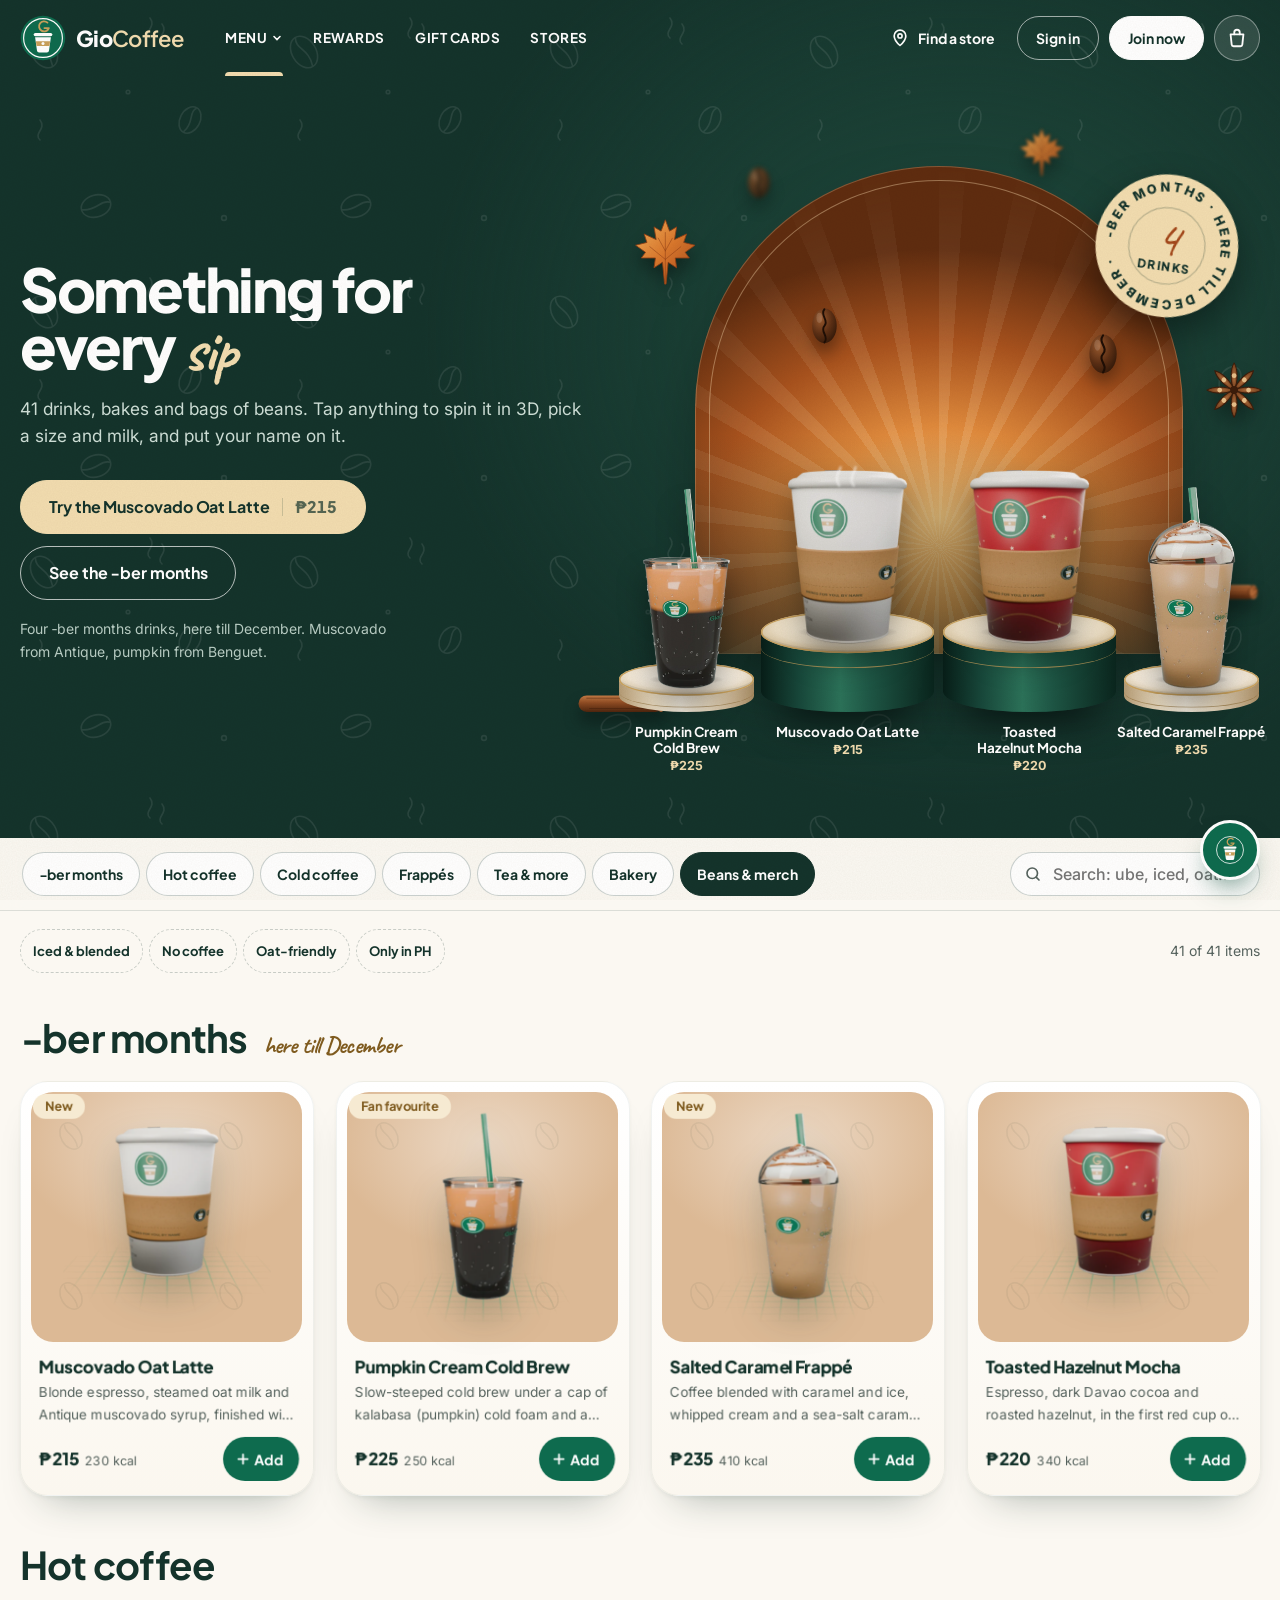
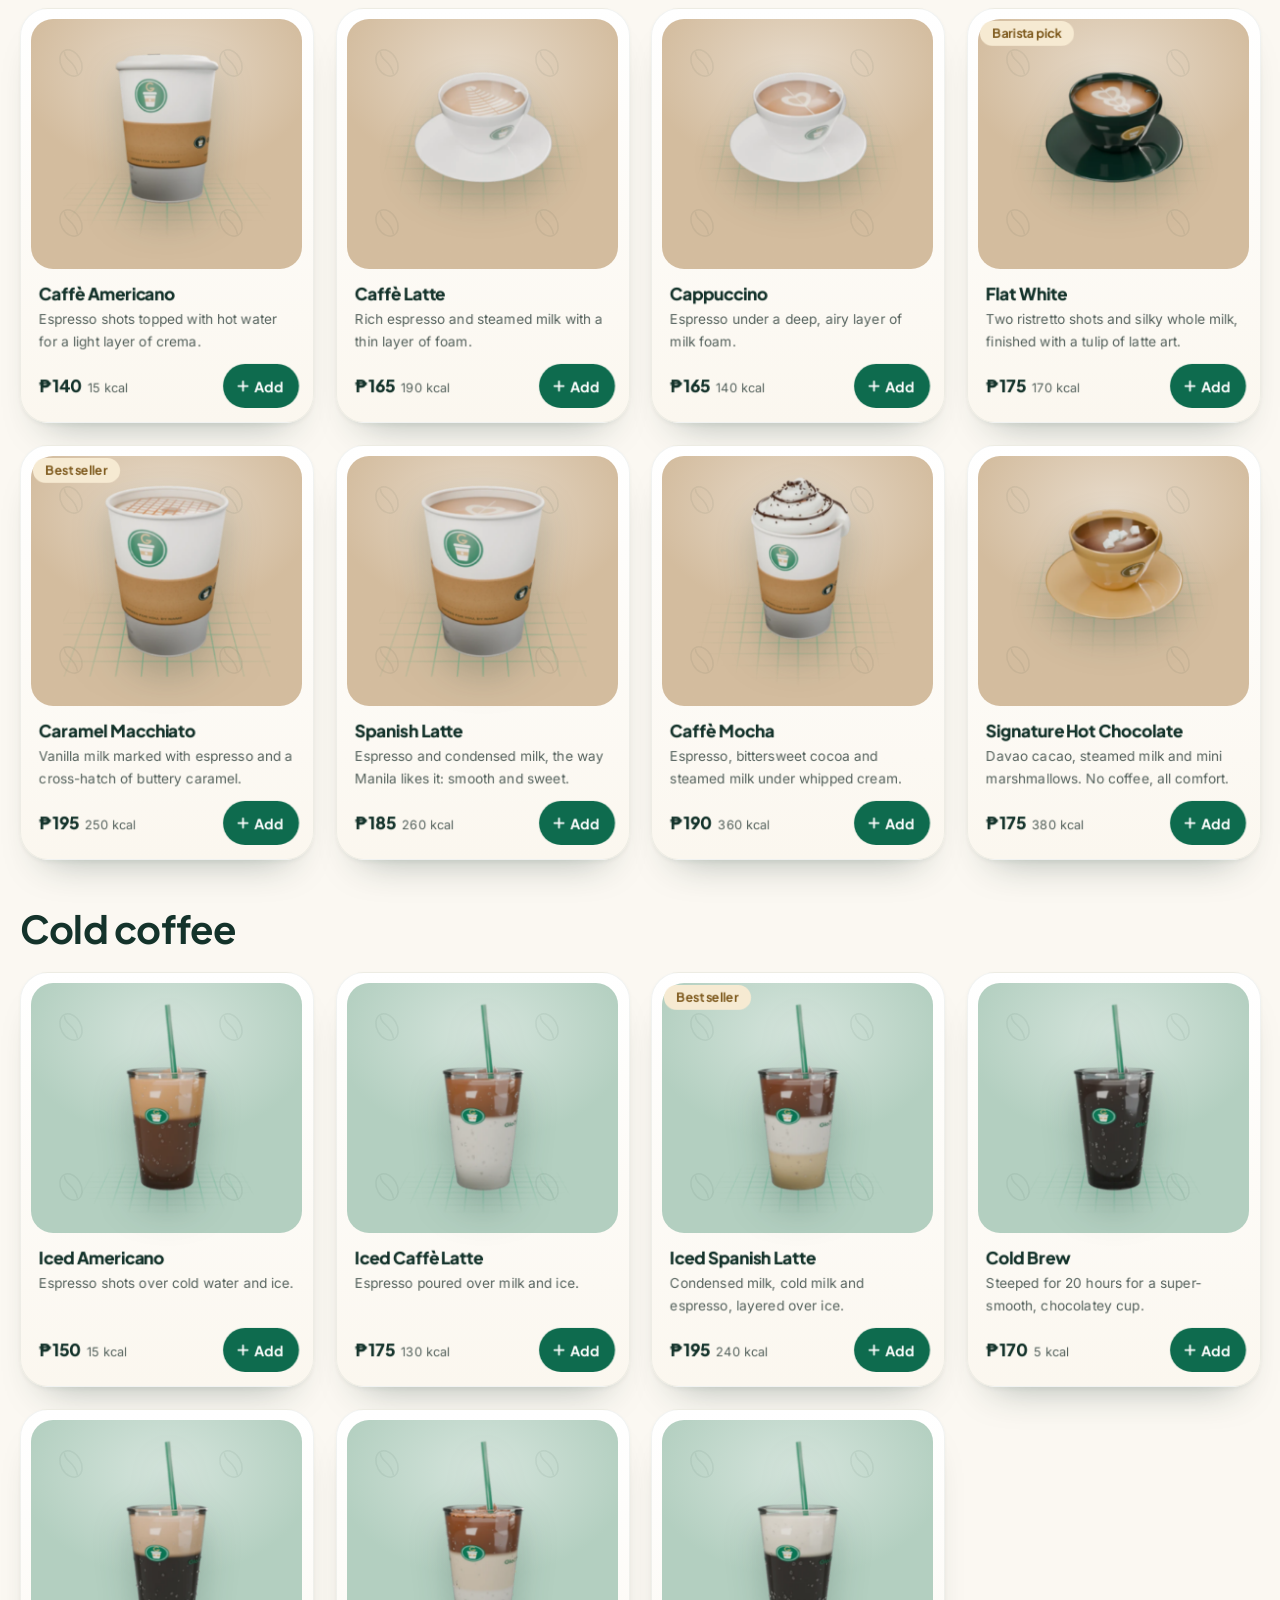
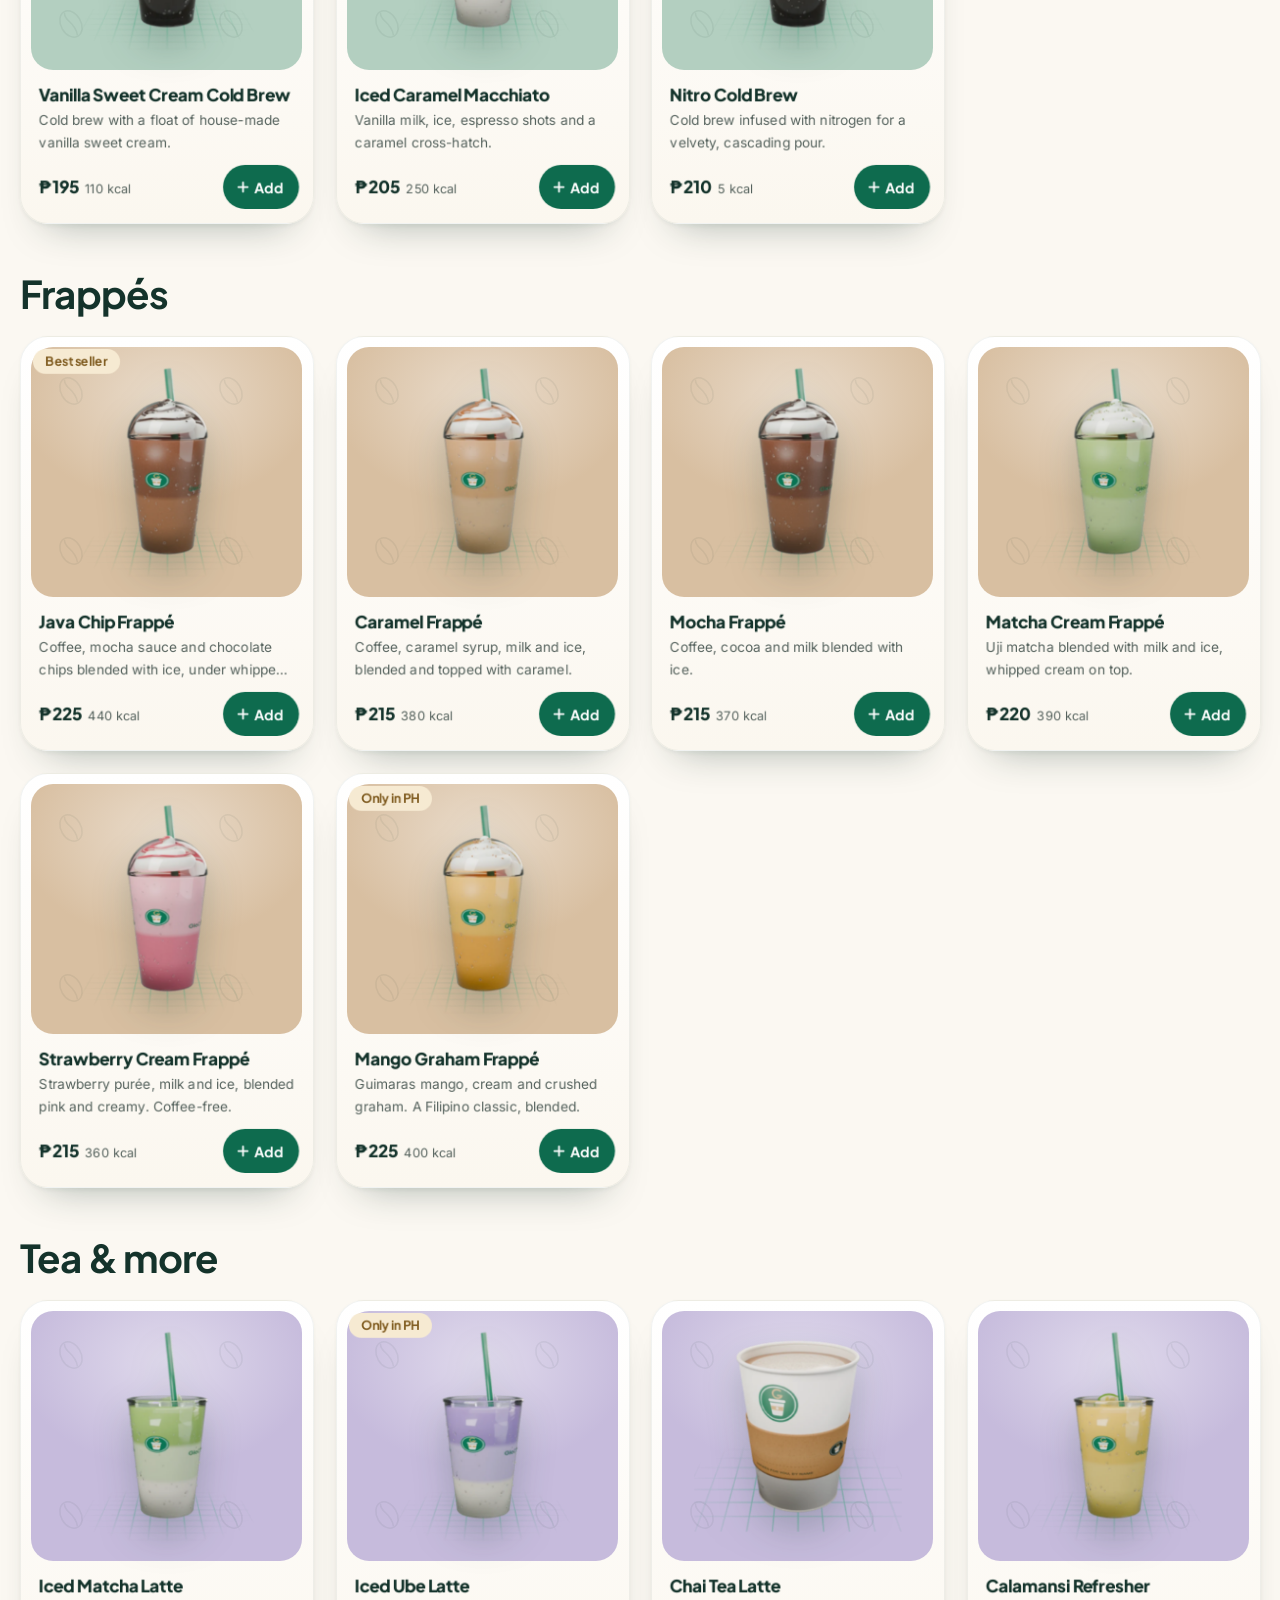
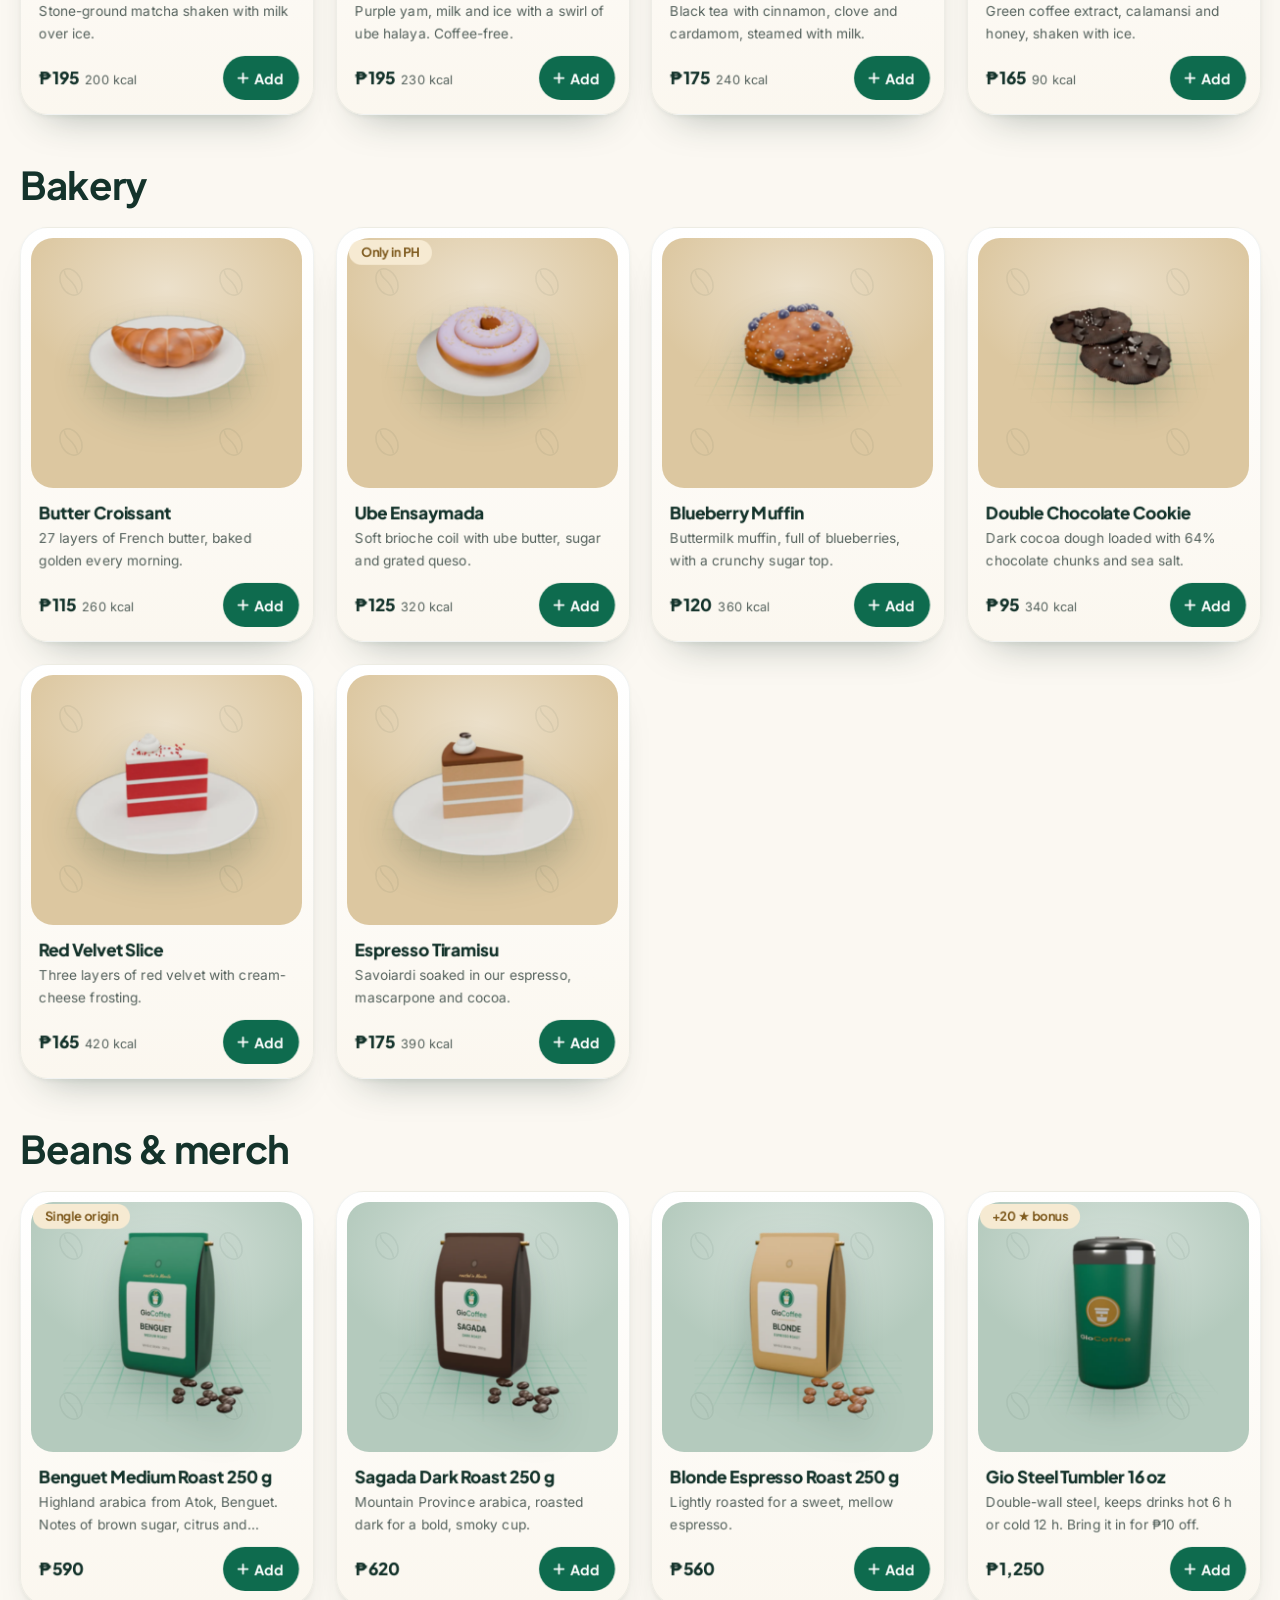
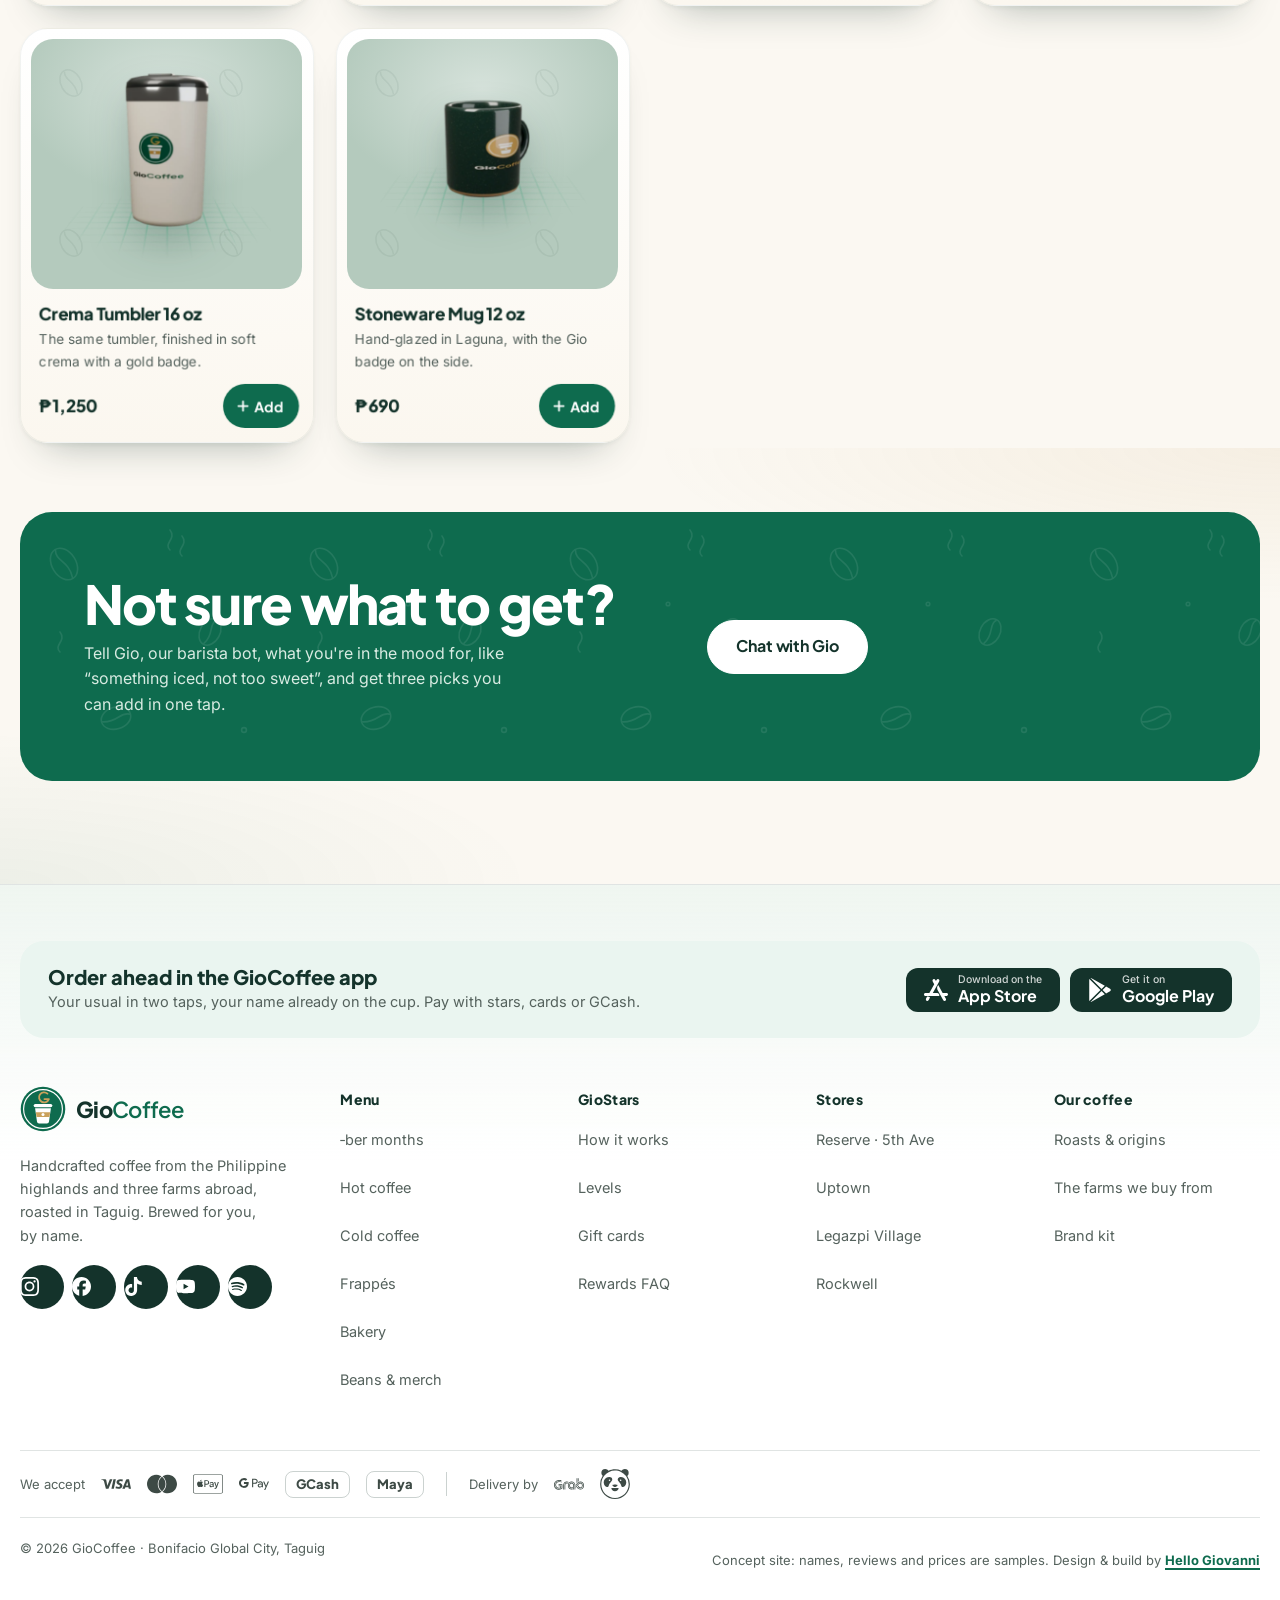
<file: menu.html>
<!doctype html>
<html lang="en">
<head>
<meta charset="utf-8">
<meta name="viewport" content="width=device-width, initial-scale=1, viewport-fit=cover">
<meta name="color-scheme" content="light">
<meta name="theme-color" content="#14332b">
<title>Menu · GioCoffee</title>
<meta name="description" content="The GioCoffee menu: ‑ber months drinks, hot and cold coffee, frappés, tea, Filipino favourites like ube and ensaymada, beans and merch. Prices in pesos.">
<script>document.documentElement.classList.add('js')</script>
<link rel="icon" href="assets/mark.svg">
<link rel="preconnect" href="https://fonts.googleapis.com">
<link rel="preconnect" href="https://fonts.gstatic.com" crossorigin>
<link href="https://fonts.googleapis.com/css2?family=Plus+Jakarta+Sans:wght@500;600;700;800&family=Inter:wght@400;500;600;700&family=Caveat:wght@600;700&display=swap" rel="stylesheet">
<link rel="stylesheet" href="css/style.css?v=12">
<link rel="stylesheet" href="css/layer2.css?v=36">
<script type="importmap">
{ "imports": {
  "three": "https://cdn.jsdelivr.net/npm/three@0.160.0/build/three.module.min.js",
  "three/addons/": "https://cdn.jsdelivr.net/npm/three@0.160.0/examples/jsm/"
} }
</script>
</head>
<body class="is-loading">
<a class="skip" href="#groups">Skip to the menu</a>
<main id="main">
  <section class="page-hero menu-hero on-dark" aria-labelledby="h-menu">
    <div class="wrap mh">
      <div class="mh__copy">
        <h1 class="h-xl" id="h-menu"><span class="split-line"><span>Something for</span></span><span class="split-line"><span style="--d:.08s">every <em class="mh__sip">sip</em></span></span></h1>
        <p class="lede rv">41 drinks, bakes and bags of beans. Tap anything to spin it in 3D, pick a size and milk, and put your name on it.</p>
        <div class="mh__cta rv"><button class="btn btn-gold btn-lg" type="button" data-item="maple-oat-latte">Try the Muscovado Oat Latte <span class="btn__price">₱215</span></button><a class="btn btn-ghost-w btn-lg" href="#seasonal">See the ‑ber months</a></div>
        <p class="mh__note rv">Four ‑ber months drinks, here till December. Muscovado from Antique, pumpkin from Benguet.</p>
      </div>
      <div class="mh__stage" aria-label="The ‑ber months drinks">
        <span class="mh__arch" aria-hidden="true"><i class="rays"></i><i class="ring"></i></span>
        <span class="mh__f f1" data-depth="26" aria-hidden="true"><svg viewBox="0 0 100 100"><defs><linearGradient id="lf" x1="0" y1="0" x2="1" y2="1"><stop offset="0" stop-color="#f2b05a"/><stop offset=".5" stop-color="#d9772c"/><stop offset="1" stop-color="#a4481a"/></linearGradient></defs><path d="M50 4 56 20 66 14 63 32 80 24 76 36 92 40 78 50 84 58 64 58 66 72 54 64 51 95 49 95 46 64 34 72 36 58 16 58 22 50 8 40 24 36 20 24 37 32 34 14 44 20Z" fill="url(#lf)" stroke="#8f3f15" stroke-width="1.2" stroke-linejoin="round"/><path d="M50 92V22M50 60 28 42M50 60l22-18M50 48 40 30M50 48l10-18" fill="none" stroke="#8f3f15" stroke-width="1.4" stroke-linecap="round" opacity=".55"/></svg></span>
        <span class="mh__f f2" data-depth="-18" aria-hidden="true"><svg viewBox="0 0 140 34"><defs><linearGradient id="cn" x1="0" y1="0" x2="0" y2="1"><stop offset="0" stop-color="#c47a45"/><stop offset=".45" stop-color="#8e4b22"/><stop offset="1" stop-color="#4e250e"/></linearGradient></defs><rect x="8" y="5" width="124" height="24" rx="12" fill="url(#cn)"/><path d="M20 9h100M24 24h92" stroke="#3a1a08" stroke-width="1.3" opacity=".45" stroke-linecap="round"/><ellipse cx="128" cy="17" rx="7" ry="12" fill="#b46a38"/><path d="M128 8a6 9 0 1 0 4 12 3 5 0 1 0-3-6" fill="none" stroke="#5a2a10" stroke-width="1.6" stroke-linecap="round"/></svg></span>
        <span class="mh__f f3" data-depth="34" aria-hidden="true"><svg viewBox="0 0 40 52"><defs><radialGradient id="bn" cx=".35" cy=".3" r=".8"><stop offset="0" stop-color="#9a5a2e"/><stop offset=".55" stop-color="#5c2f14"/><stop offset="1" stop-color="#2e1608"/></radialGradient></defs><ellipse cx="20" cy="26" rx="17" ry="24" fill="url(#bn)"/><path d="M20 3c-7 9 7 15 0 23s7 14 0 23" fill="none" stroke="#1e0e05" stroke-width="2.6" stroke-linecap="round"/><ellipse cx="13" cy="15" rx="4" ry="7" fill="#fff" opacity=".14"/></svg></span>
        <span class="mh__f f4" data-depth="-28" aria-hidden="true"><svg viewBox="0 0 80 80"><defs><radialGradient id="an" cx=".5" cy=".5" r=".6"><stop offset="0" stop-color="#b8743f"/><stop offset="1" stop-color="#5a2c12"/></radialGradient></defs><g fill="url(#an)" stroke="#3b1c0a" stroke-width="1.2"><path transform="rotate(0 40 40)" d="M40 40C35 30 35 14 40 6c5 8 5 24 0 34z"/><path transform="rotate(45 40 40)" d="M40 40C35 30 35 14 40 6c5 8 5 24 0 34z"/><path transform="rotate(90 40 40)" d="M40 40C35 30 35 14 40 6c5 8 5 24 0 34z"/><path transform="rotate(135 40 40)" d="M40 40C35 30 35 14 40 6c5 8 5 24 0 34z"/><path transform="rotate(180 40 40)" d="M40 40C35 30 35 14 40 6c5 8 5 24 0 34z"/><path transform="rotate(225 40 40)" d="M40 40C35 30 35 14 40 6c5 8 5 24 0 34z"/><path transform="rotate(270 40 40)" d="M40 40C35 30 35 14 40 6c5 8 5 24 0 34z"/><path transform="rotate(315 40 40)" d="M40 40C35 30 35 14 40 6c5 8 5 24 0 34z"/></g><circle transform="rotate(0 40 40)" cx="40" cy="22" r="3" fill="#e7c08a"/><circle transform="rotate(45 40 40)" cx="40" cy="22" r="3" fill="#e7c08a"/><circle transform="rotate(90 40 40)" cx="40" cy="22" r="3" fill="#e7c08a"/><circle transform="rotate(135 40 40)" cx="40" cy="22" r="3" fill="#e7c08a"/><circle transform="rotate(180 40 40)" cx="40" cy="22" r="3" fill="#e7c08a"/><circle transform="rotate(225 40 40)" cx="40" cy="22" r="3" fill="#e7c08a"/><circle transform="rotate(270 40 40)" cx="40" cy="22" r="3" fill="#e7c08a"/><circle transform="rotate(315 40 40)" cx="40" cy="22" r="3" fill="#e7c08a"/><circle cx="40" cy="40" r="5" fill="#3b1c0a"/></svg></span>
        <span class="mh__f f5" data-depth="16" aria-hidden="true"><svg viewBox="0 0 100 100"><path d="M50 4 56 20 66 14 63 32 80 24 76 36 92 40 78 50 84 58 64 58 66 72 54 64 51 95 49 95 46 64 34 72 36 58 16 58 22 50 8 40 24 36 20 24 37 32 34 14 44 20Z" fill="url(#lf)" stroke="#8f3f15" stroke-width="1.2" stroke-linejoin="round"/><path d="M50 92V22M50 60 28 42M50 60l22-18M50 48 40 30M50 48l10-18" fill="none" stroke="#8f3f15" stroke-width="1.4" stroke-linecap="round" opacity=".55"/></svg></span>
        <span class="mh__f f6" data-depth="-40" aria-hidden="true"><svg viewBox="0 0 40 52"><ellipse cx="20" cy="26" rx="17" ry="24" fill="url(#bn)"/><path d="M20 3c-7 9 7 15 0 23s7 14 0 23" fill="none" stroke="#1e0e05" stroke-width="2.6" stroke-linecap="round"/><ellipse cx="13" cy="15" rx="4" ry="7" fill="#fff" opacity=".14"/></svg></span>
        <span class="mh__f f7" data-depth="22" aria-hidden="true"><svg viewBox="0 0 40 52"><ellipse cx="20" cy="26" rx="17" ry="24" fill="url(#bn)"/><path d="M20 3c-7 9 7 15 0 23s7 14 0 23" fill="none" stroke="#1e0e05" stroke-width="2.6" stroke-linecap="round"/><ellipse cx="13" cy="15" rx="4" ry="7" fill="#fff" opacity=".14"/></svg></span>
        <span class="mh__f f8" data-depth="-12" aria-hidden="true"><svg viewBox="0 0 140 34"><rect x="8" y="5" width="124" height="24" rx="12" fill="url(#cn)"/><path d="M20 9h100M24 24h92" stroke="#3a1a08" stroke-width="1.3" opacity=".45" stroke-linecap="round"/><ellipse cx="128" cy="17" rx="7" ry="12" fill="#b46a38"/><path d="M128 8a6 9 0 1 0 4 12 3 5 0 1 0-3-6" fill="none" stroke="#5a2a10" stroke-width="1.6" stroke-linecap="round"/></svg></span>
        <span class="mh__seal" aria-hidden="true"><svg viewBox="0 0 120 120"><defs><path id="sealPath" d="M60 60m-44 0a44 44 0 1 1 88 0a44 44 0 1 1-88 0"/></defs><circle cx="60" cy="60" r="58" fill="#f2ddb0"/><circle cx="60" cy="60" r="31" fill="none" stroke="#14332b" stroke-opacity=".25"/><g class="seal__txt"><text font-size="10.4" letter-spacing="1.7" fill="#14332b" font-weight="800"><textPath href="#sealPath">-BER MONTHS · HERE TILL DECEMBER ·</textPath></text></g></svg><b>4</b><small>drinks</small></span>
        <div class="mh__row">
        <button class="mhs iced" type="button" data-item="pumpkin-cream-cold-brew" aria-label="Pumpkin Cream Cold Brew, ₱225. Open in 3D">
          <span class="mhs__cup"><img src="assets/3d/hero/pumpkin-cream-cold-brew.webp?v=1" alt="" width="337" height="760"></span>
          <span class="mhs__pl" aria-hidden="true"></span><span class="mhs__tag" aria-hidden="true"><b>Pumpkin Cream Cold Brew</b><small>₱225</small></span>
        </button>
        <button class="mhs hot" type="button" data-item="maple-oat-latte" aria-label="Muscovado Oat Latte, ₱215. Open in 3D">
          <span class="mhs__cup"><span class="mh__steam" aria-hidden="true"><svg viewBox="0 0 60 90"><path d="M20 86c-10-14 10-22 0-38s8-24 2-44"/><path d="M38 86c-9-12 9-20 0-34s7-22 2-40"/></svg></span><img src="assets/3d/hero/maple-oat-latte.webp?v=1" alt="" width="527" height="760"></span>
          <span class="mhs__pl" aria-hidden="true"></span><span class="mhs__tag" aria-hidden="true"><b>Muscovado Oat Latte</b><small>₱215</small></span>
        </button>
        <button class="mhs hot" type="button" data-item="toasted-hazelnut-mocha" aria-label="Toasted Hazelnut Mocha, ₱220. Open in 3D">
          <span class="mhs__cup"><img src="assets/3d/hero/toasted-hazelnut-mocha.webp?v=1" alt="" width="527" height="760"></span>
          <span class="mhs__pl" aria-hidden="true"></span><span class="mhs__tag" aria-hidden="true"><b>Toasted Hazelnut Mocha</b><small>₱220</small></span>
        </button>
        <button class="mhs iced" type="button" data-item="salted-caramel-frappe" aria-label="Salted Caramel Frappé, ₱235. Open in 3D">
          <span class="mhs__cup"><img src="assets/3d/hero/salted-caramel-frappe.webp?v=1" alt="" width="333" height="760"></span>
          <span class="mhs__pl" aria-hidden="true"></span><span class="mhs__tag" aria-hidden="true"><b>Salted Caramel Frappé</b><small>₱235</small></span>
        </button>
        </div>
      </div>
    </div>
  </section>
  <div class="menu-bar"><div class="wrap">
    <div class="cats" role="group" aria-label="Jump to a category" id="cats"></div>
    <label class="search"><span class="sr">Search the menu</span><svg viewBox="0 0 24 24" fill="none" stroke="currentColor" stroke-width="2.2" stroke-linecap="round" aria-hidden="true"><circle cx="11" cy="11" r="7"/><path d="M20 20l-3.5-3.5"/></svg><input id="q" type="search" placeholder="Search: ube, iced, oat…" autocomplete="off"></label>
  </div></div>
  <div class="wrap">
    <div class="menu-meta"><div class="filters" role="group" aria-label="Filter the menu" id="filters"></div><span id="count" aria-live="polite"></span></div>
    <div id="groups" tabindex="-1"></div>
  </div>
  <section class="sec" style="padding-top:64px" aria-labelledby="h-ask"><div class="wrap"><div class="news">
    <div><h2 class="h-l" id="h-ask">Not sure what to get?</h2><p>Tell Gio, our barista bot, what you're in the mood for, like “something iced, not too sweet”, and get three picks you can add in one tap.</p></div>
    <div><button class="btn btn-white btn-lg" type="button" id="askGio">Chat with Gio</button></div>
  </div></div></section>
</main>
<script type="module" src="js/menu.js?v=29"></script>
</body>
</html>
</file>
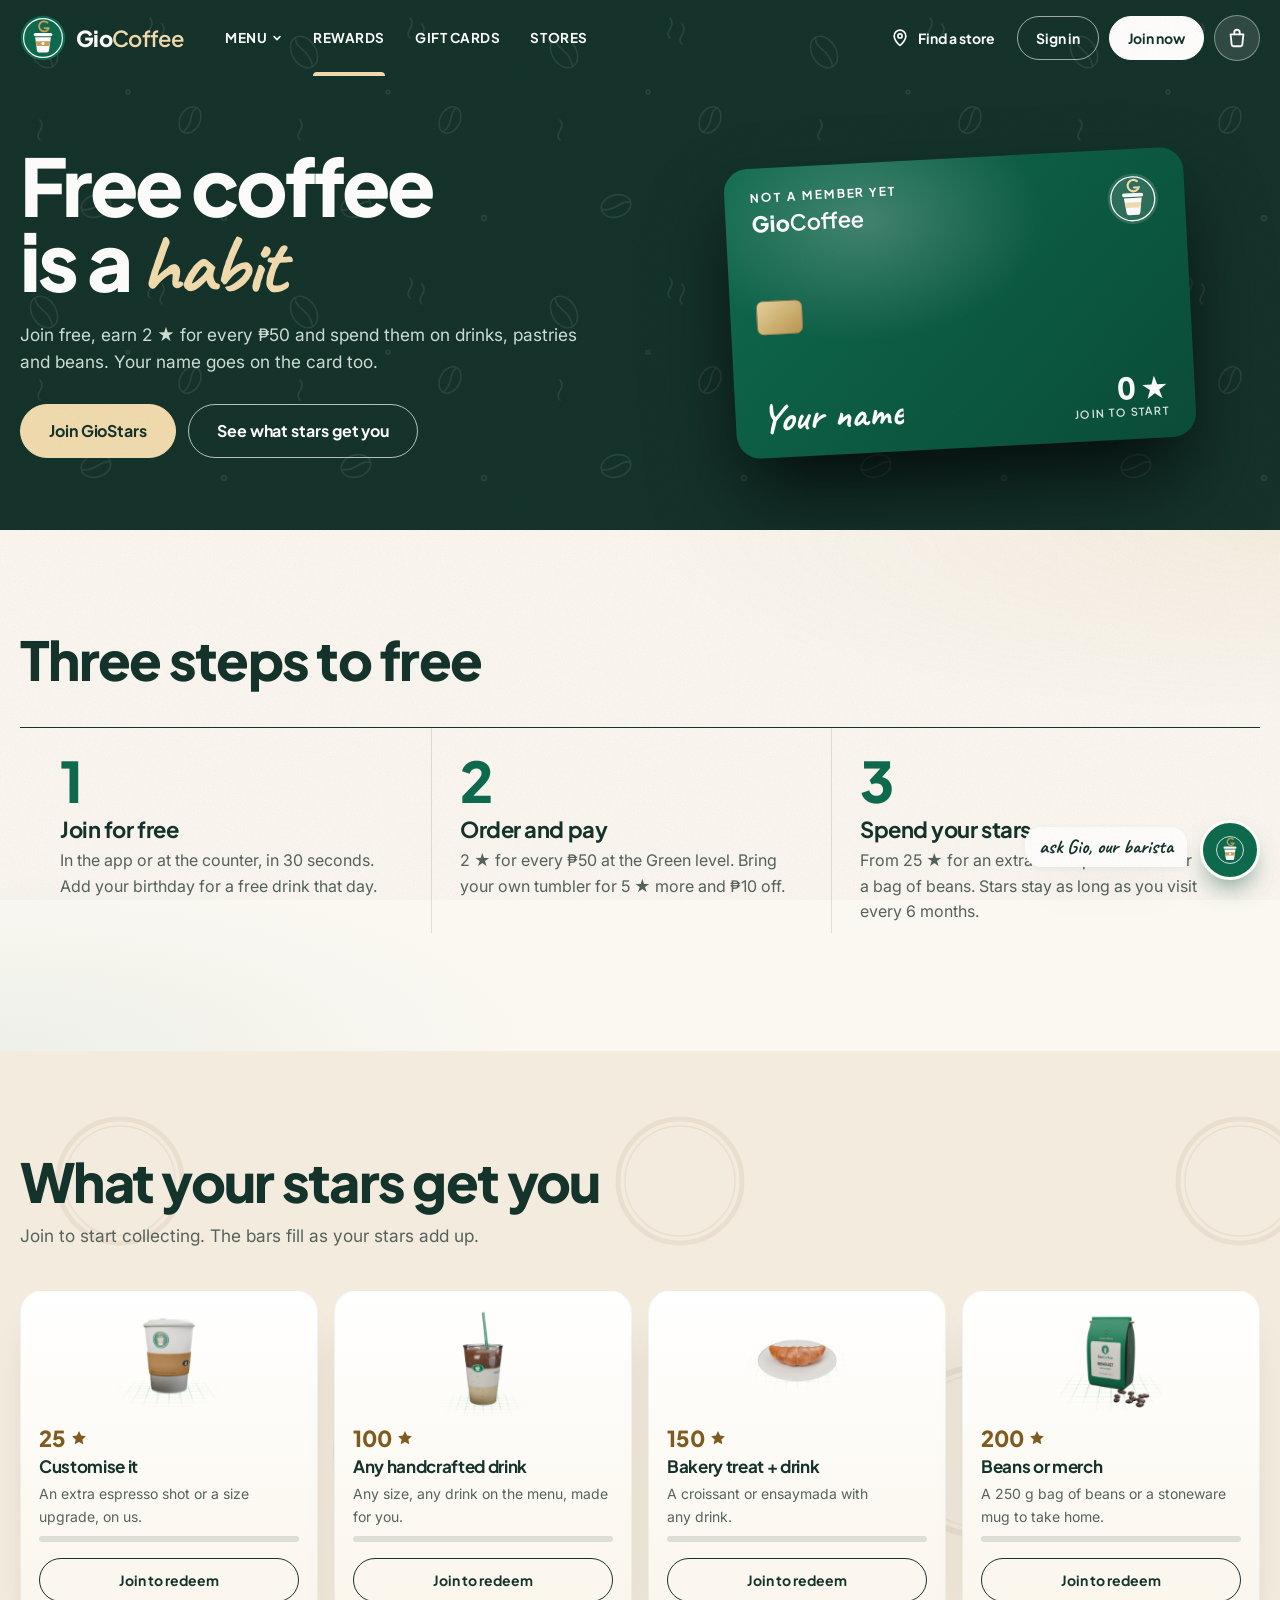
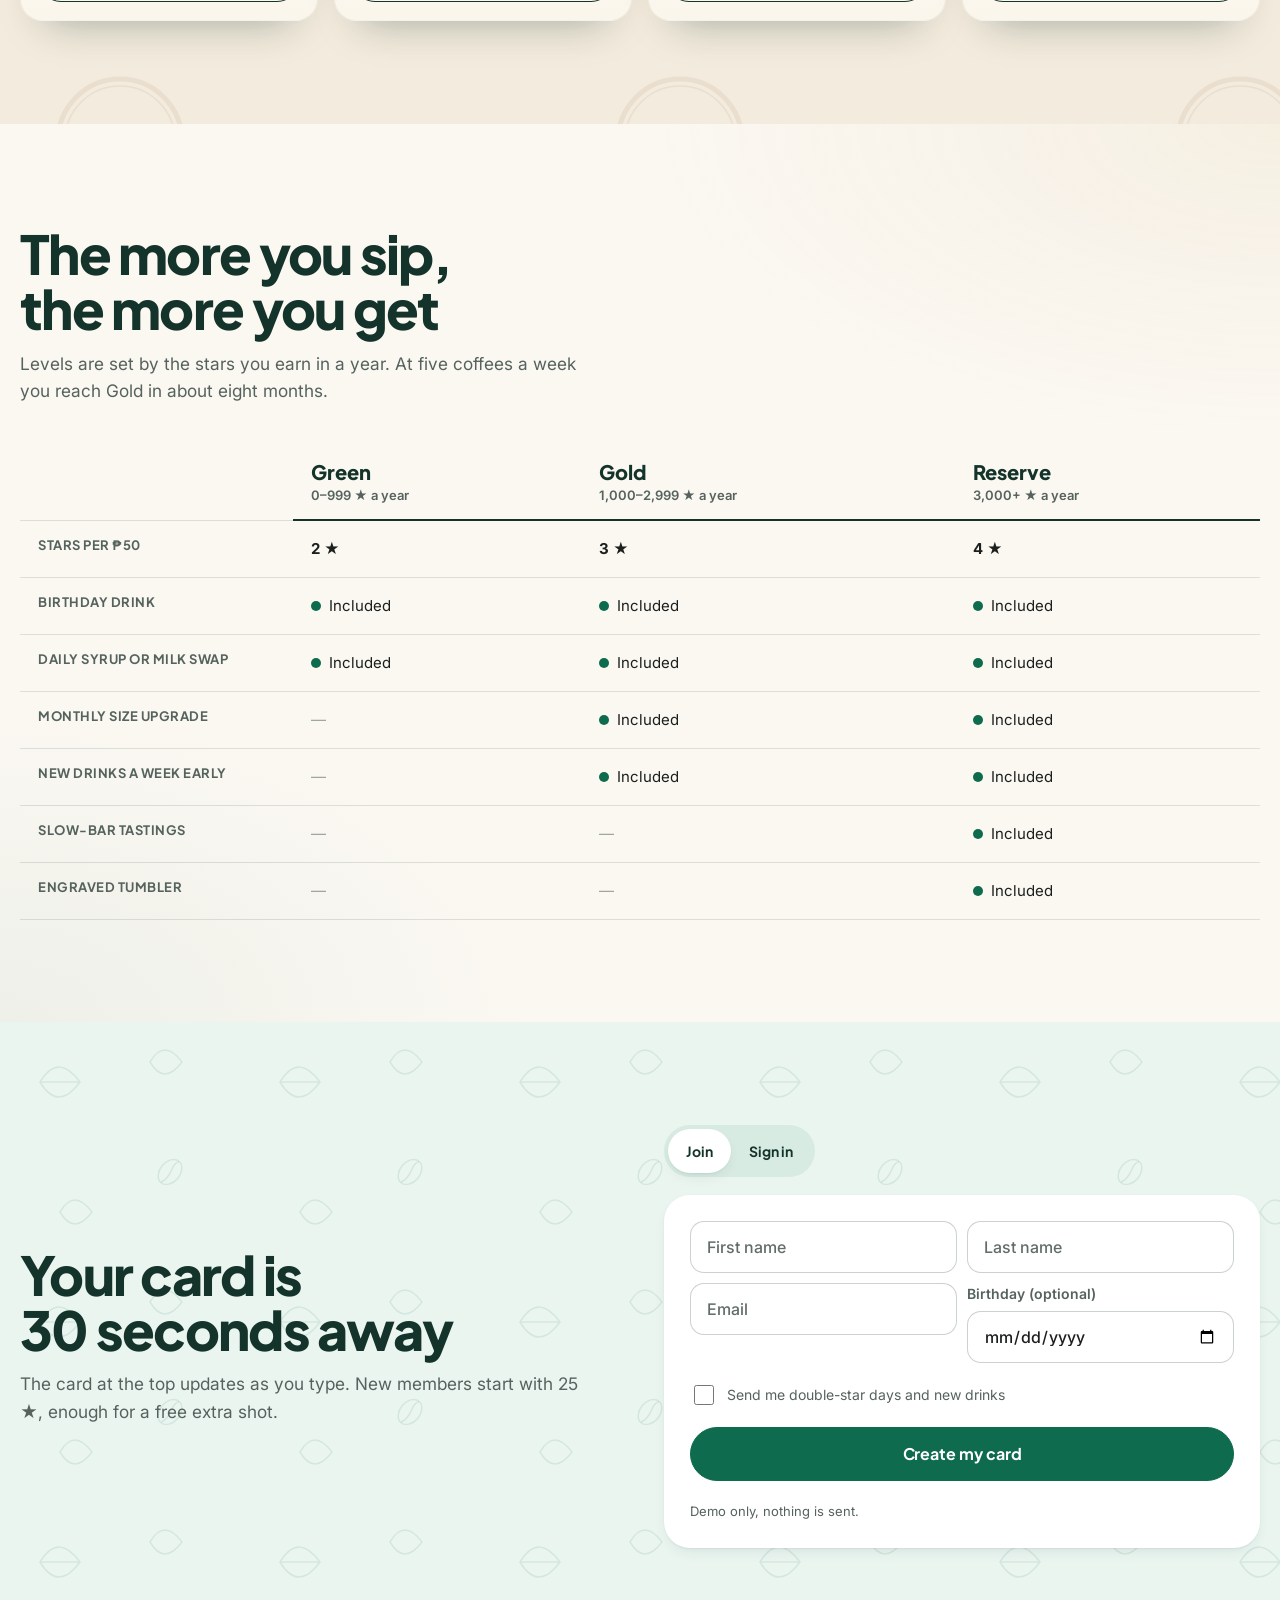
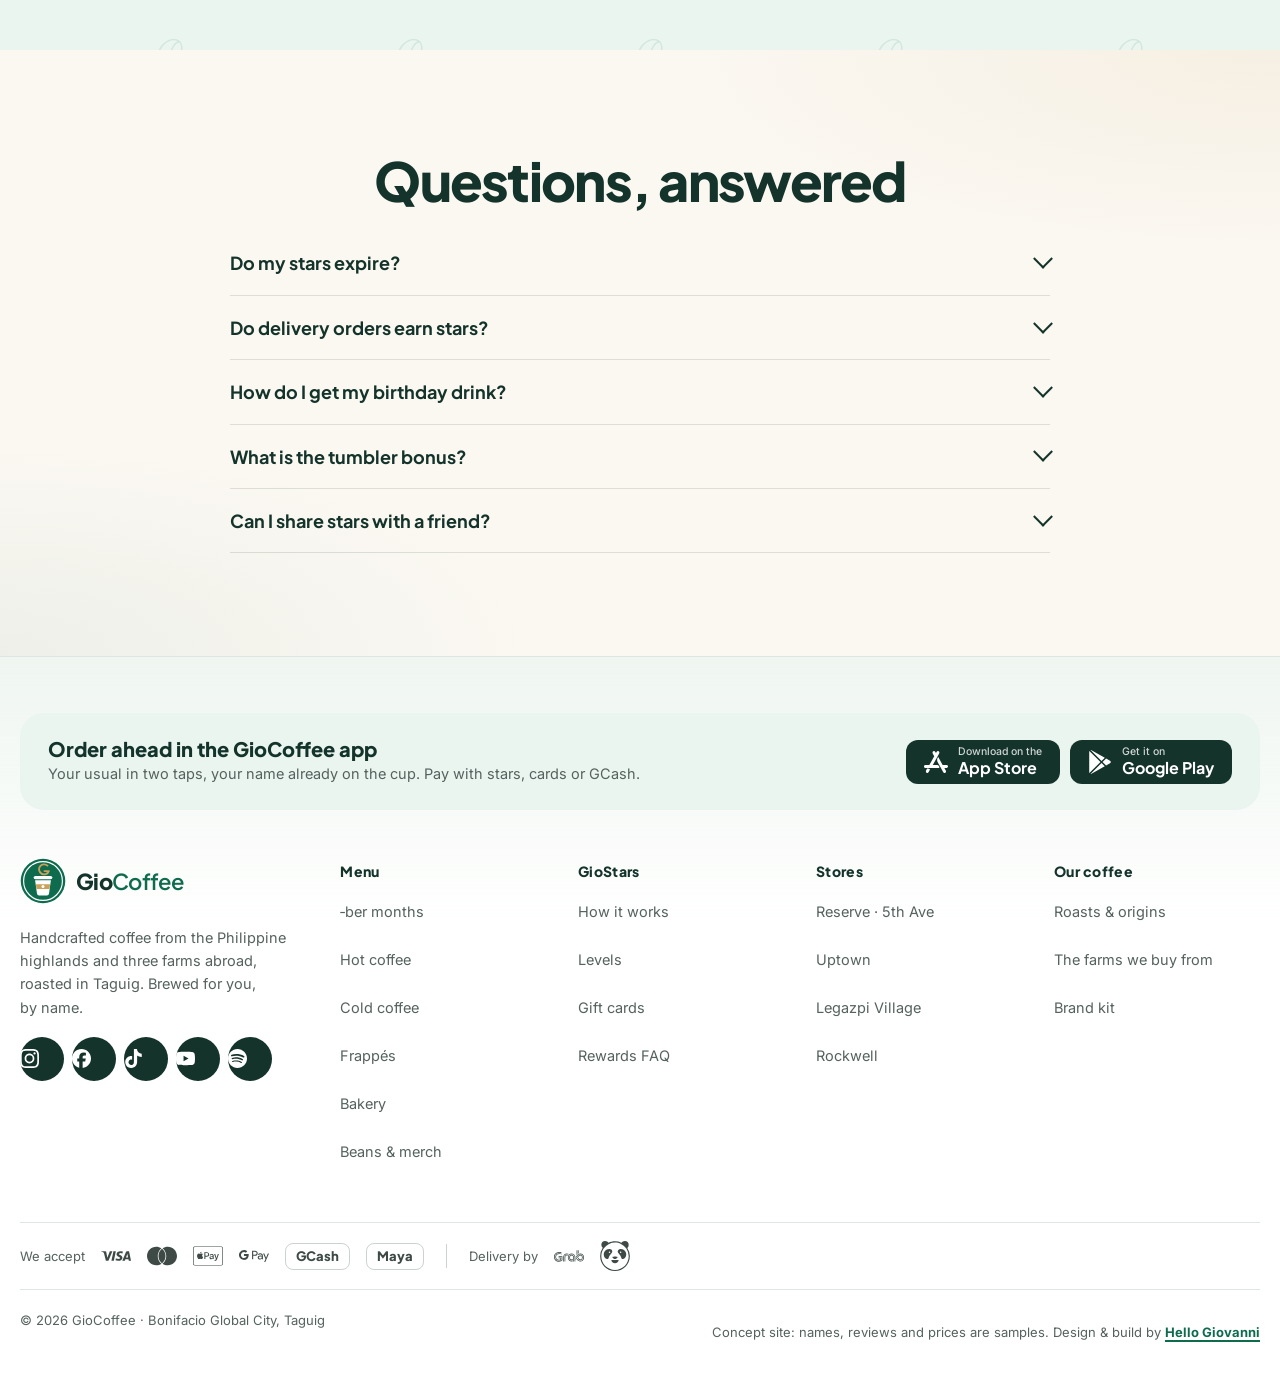
<file: rewards.html>
<!doctype html>
<html lang="en">
<head>
<meta charset="utf-8">
<meta name="viewport" content="width=device-width, initial-scale=1, viewport-fit=cover">
<meta name="color-scheme" content="light">
<meta name="theme-color" content="#14332b">
<title>GioStars Rewards · GioCoffee</title>
<meta name="description" content="Join GioStars for free: earn 2 stars for every ₱50, redeem drinks, pastries and beans, and move up to Gold and Reserve.">
<script>document.documentElement.classList.add('js')</script>
<link rel="icon" href="assets/mark.svg">
<link rel="preconnect" href="https://fonts.googleapis.com">
<link rel="preconnect" href="https://fonts.gstatic.com" crossorigin>
<link href="https://fonts.googleapis.com/css2?family=Plus+Jakarta+Sans:wght@500;600;700;800&family=Inter:wght@400;500;600;700&family=Caveat:wght@600;700&display=swap" rel="stylesheet">
<link rel="stylesheet" href="css/style.css?v=12">
<link rel="stylesheet" href="css/layer2.css?v=36">
<script type="importmap">
{ "imports": {
  "three": "https://cdn.jsdelivr.net/npm/three@0.160.0/build/three.module.min.js",
  "three/addons/": "https://cdn.jsdelivr.net/npm/three@0.160.0/examples/jsm/"
} }
</script>
</head>
<body class="is-loading">
<a class="skip" href="#main">Skip to content</a>
<main id="main">
  <section class="rw-hero on-dark" aria-labelledby="h-rw">
    <div class="wrap">
      <div class="rw-copy">
        <h1 class="h-xl" id="h-rw"><span class="split-line"><span>Free coffee</span></span><span class="split-line"><span style="--d:.08s">is a <em style="font:700 1.05em/1 var(--hand);font-style:normal;color:var(--gold-l)">habit</em></span></span></h1>
        <p class="lede rv">Join free, earn 2 ★ for every ₱50 and spend them on drinks, pastries and beans. Your name goes on the card too.</p>
        <div class="hero__cta rv"><a class="btn btn-gold btn-lg" href="#join">Join GioStars</a><a class="btn btn-ghost-w btn-lg" href="#redeem">See what stars get you</a></div>
      </div>
      <div class="member-wrap rv" data-depth="-16">
        <div class="member" id="member" role="img" aria-label="Your GioStars card">
          <div class="member__top"><span><span class="lvl" id="mLvl">Not a member yet</span><span class="brand">Gio<span>Coffee</span></span></span>
          <svg class="mk" viewBox="0 0 64 64" aria-hidden="true"><circle cx="32" cy="32" r="31" fill="#fff" fill-opacity=".14"/><circle cx="32" cy="32" r="27" fill="none" stroke="currentColor" stroke-width="1.6"/><path d="M38.2 10.6a7 7 0 1 0 1.9 7.6H34" fill="none" stroke="#f2ddb0" stroke-width="2.6" stroke-linecap="round"/><rect x="19" y="25" width="26" height="4.6" rx="2.3" fill="currentColor"/><path d="M21 31h22l-2.6 18.4a3 3 0 0 1-3 2.6H26.6a3 3 0 0 1-3-2.6z" fill="currentColor"/><path d="M22.1 36.4h19.8l-.9 6.6H23z" fill="#f2ddb0"/></svg></div>
          <span class="member__chip" aria-hidden="true"></span>
          <div class="member__bot"><span class="nm" id="mName">Your name</span><span class="stars"><span id="mStars">0</span> ★<small id="mNext">join to start</small></span></div>
        </div>
      </div>
    </div>
  </section>

  <section class="sec" aria-labelledby="h-how">
    <div class="wrap">
      <div class="sec-head"><div><h2 class="h-l rv" id="h-how">Three steps to free</h2></div></div>
      <ol class="how">
        <li class="rv"><h3>Join for free</h3><p>In the app or at the counter, in 30 seconds. Add your birthday for a free drink that day.</p></li>
        <li class="rv" style="--d:.06s"><h3>Order and pay</h3><p>2 ★ for every ₱50 at the Green level. Bring your own tumbler for 5 ★ more and ₱10 off.</p></li>
        <li class="rv" style="--d:.12s"><h3>Spend your stars</h3><p>From 25 ★ for an extra shot up to 200 ★ for a bag of beans. Stars stay as long as you visit every 6 months.</p></li>
      </ol>
    </div>
  </section>

  <section class="sec bg-crema" id="redeem" aria-labelledby="h-redeem">
    <div class="wrap">
      <div class="sec-head"><div><h2 class="h-l rv" id="h-redeem" tabindex="-1">What your stars get you</h2><p class="lede rv" id="redeemLede">Join to start collecting. The bars fill as your stars add up.</p></div></div>
      <div class="redeem" id="rewardsList"></div>
    </div>
  </section>

  <section class="sec" id="levels" aria-labelledby="h-lv">
    <div class="wrap">
      <div class="sec-head"><div><h2 class="h-l rv" id="h-lv">The more you sip,<br>the more you get</h2><p class="lede rv">Levels are set by the stars you earn in a year. At five coffees a week you reach Gold in about eight months.</p></div></div>
      <div style="overflow-x:auto"><table class="levels" id="levelsTable"></table></div>
    </div>
  </section>

  <section class="sec bg-mint" id="join" aria-labelledby="h-join">
    <div class="wrap join">
      <div><h2 class="h-l rv" id="h-join">Your card is<br>30 seconds away</h2><p class="lede rv">The card at the top updates as you type. New members start with 25 ★, enough for a free extra shot.</p></div>
      <div class="rv">
        <div class="seg" role="tablist" aria-label="Join or sign in"><button type="button" role="tab" aria-selected="true" aria-controls="joinForm" id="tJoin">Join</button><button type="button" role="tab" aria-selected="false" aria-controls="signForm" id="tSign">Sign in</button></div>
        <form id="joinForm" role="tabpanel" aria-labelledby="tJoin" novalidate>
          <div class="form-row"><label><span class="sr">First name</span><input class="inp" id="jName" placeholder="First name" maxlength="12" autocomplete="given-name"></label><label><span class="sr">Last name</span><input class="inp" placeholder="Last name" autocomplete="family-name"></label></div>
          <div class="form-row"><label><span class="sr">Email</span><input class="inp" id="jEmail" type="email" placeholder="Email" autocomplete="email"></label><label class="bday"><span>Birthday (optional)</span><input class="inp" type="date"></label></div>
          <label class="check"><input type="checkbox"> Send me double-star days and new drinks</label>
          <p class="err" id="jErr" role="alert"></p>
          <button class="btn btn-lg btn-block" type="submit">Create my card</button>
          <small class="demo">Demo only, nothing is sent.</small>
        </form>
        <form id="signForm" role="tabpanel" aria-labelledby="tSign" novalidate hidden>
          <label><span class="sr">Email</span><input class="inp" id="sEmail" type="email" placeholder="Email" autocomplete="email"></label>
          <label><span class="sr">Password</span><input class="inp" type="password" placeholder="Password" autocomplete="current-password"></label>
          <p class="err" id="sErr" role="alert"></p>
          <button class="btn btn-lg btn-block" type="submit">Sign in</button>
          <small class="demo">Demo only. Signing in loads the sample card.</small>
        </form>
      </div>
    </div>
  </section>

  <section class="sec" id="faq" aria-labelledby="h-faq">
    <div class="wrap"><div class="faq">
      <h2 class="h-l center rv" id="h-faq" style="margin-bottom:24px">Questions, answered</h2>
      <details><summary>Do my stars expire?</summary><p>Not while you visit. Stars stay as long as you order at least once every 6 months, and we email you a month before anything would expire.</p></details>
      <details><summary>Do delivery orders earn stars?</summary><p>Yes, when you order through the GioCoffee app or this website, including Grab and foodpanda deliveries placed from here. Orders placed inside the Grab or foodpanda apps don't earn stars.</p></details>
      <details><summary>How do I get my birthday drink?</summary><p>Add your birthday when you join. On the day, any handcrafted drink in any size is free at any store.</p></details>
      <details><summary>What is the tumbler bonus?</summary><p>Bring any clean reusable cup for ₱10 off and 5 extra stars. Buying a Gio Steel Tumbler adds 20 stars once.</p></details>
      <details><summary>Can I share stars with a friend?</summary><p>Gold and Reserve members can send up to 100 stars a month to another member from the app.</p></details>
    </div></div>
  </section>
</main>
<script type="module" src="js/rewards.js?v=29"></script>
</body>
</html>
</file>
<file: brand/cold/base.css>
/* GioCoffee brand kit v1 (local, not linked from the site).
   One token set. Mockups are SVG artboards or "artboards" sized from their stage (container units),
   so they keep their real proportions at every width and in the enlarge view. */
:root {
  --green: #0E6B4E; --deep: #0A4D38; --house: #14332B; --mint: #D7EBE2; --mint-2: #EAF4EF; --crema: #F3EBDD; --paper: #FBF8F2; --white: #fff;
  --gold: #C9A15B; --gold-ink: #8A6A2E; --espresso: #3B2418; --caramel: #B8742F; --ink: #1B1F1D; --muted: #5E6B66; --green-2: #3F9673;
  --ok: #0E6B4E; --ok-bg: #E2F1EA; --todo: #6b4800; --todo-bg: #FCEFC9; --no: #9b2a1e; --no-bg: #FBEDEA;
  --line: rgba(20, 51, 43, .1); --line-2: rgba(20, 51, 43, .18);
  --sh-1: 0 10px 22px -16px rgba(20, 51, 43, .55); --sh-2: 0 24px 46px -34px rgba(20, 51, 43, .55); --sh-3: 0 30px 50px -26px rgba(20, 51, 43, .6);
  --r-sm: 14px; --r-md: 20px; --r-lg: 24px; --r-xl: 36px;
  --title: 'Plus Jakarta Sans', 'Inter', system-ui, sans-serif; --body: 'Inter', system-ui, sans-serif; --hand: 'Caveat', 'Segoe Print', cursive;
  --ease: cubic-bezier(.22, 1, .36, 1); --ease-steam: cubic-bezier(.45, 0, .2, 1);
  color-scheme: light;
}
*, *::before, *::after { box-sizing: border-box; }
html { scroll-behavior: smooth; scroll-padding-top: calc(var(--top-h, 64px) + 32px); scrollbar-color: #b0d6c4 var(--paper); accent-color: var(--green); }
body { margin: 0; color: var(--ink); font: 16px/1.6 var(--body); background: radial-gradient(circle at 1px 1px, rgba(20, 51, 43, .07) 1px, transparent 1.5px) 0 0 / 22px 22px, var(--paper); }
::selection { background: var(--mint); color: var(--house); }
img, svg { display: block; max-width: 100%; }
figure { margin: 0; }
p { margin: 0; }
a { color: inherit; text-underline-offset: 3px; }
button { font: inherit; color: inherit; cursor: pointer; border: 0; background: none; }
:focus-visible { outline: 3px solid var(--green); outline-offset: 3px; border-radius: 8px; }
:is(.on-green, .on-espresso, .on-house, .cover, .quote, .board, .gift) :focus-visible { outline-color: var(--white); }
.skip { position: fixed; left: 16px; top: -60px; z-index: 99; padding: 10px 16px; border-radius: 12px; background: var(--house); color: var(--white); font-weight: 800; text-decoration: none; }
.skip:focus { top: 16px; }
@media (max-width: 1080px) { html { scroll-padding-top: calc(var(--top-h, 64px) + 86px); } }

/* ---------- top bar, contents, progress ---------- */
.top { position: sticky; top: 0; z-index: 30; display: flex; align-items: center; gap: 14px; padding: 12px clamp(16px, 3vw, 32px); background: rgba(251, 248, 242, .97); box-shadow: 0 1px 0 var(--line); }
.top__logo { display: flex; align-items: center; gap: 10px; text-decoration: none; min-width: 0; }
.top__logo [data-mark] { width: 36px; flex: none; }
.top__logo b { font: 800 19px var(--title); letter-spacing: -.02em; color: var(--house); }
.top__logo small { font: 700 22px var(--hand); color: var(--green); }
.top__acts { margin-left: auto; display: flex; gap: 8px; flex-wrap: wrap; justify-content: flex-end; }
.progress { position: absolute; left: 0; right: 0; bottom: -2px; height: 3px; pointer-events: none; }
.progress i { display: block; height: 100%; background: linear-gradient(90deg, var(--green), var(--gold)); transform-origin: left; transform: scaleX(0); }
.btn { display: inline-flex; align-items: center; justify-content: center; gap: 8px; min-height: 46px; padding: 0 22px; border-radius: 999px; white-space: nowrap; font: 700 14.5px var(--title); text-decoration: none; background: var(--green); color: var(--white); box-shadow: 0 10px 22px -12px rgba(14, 107, 78, .75); transition: transform .18s var(--ease), background-color .18s, color .18s; }
button.btn:hover, a.btn:hover { background: var(--deep); transform: translateY(-2px); }
.btn--ghost { background: transparent; color: var(--house); box-shadow: inset 0 0 0 2px var(--house); }
button.btn--ghost:hover, a.btn--ghost:hover { background: var(--house); color: var(--white); }
.btn--ghost[aria-pressed="true"] { background: var(--house); color: var(--white); }
.btn--sm { min-height: 40px; padding: 0 16px; font-size: 13.5px; }
.btn--dark { background: var(--house); box-shadow: none; }
.btn--gold { background: var(--gold); color: var(--house); box-shadow: 0 10px 22px -12px rgba(201, 161, 91, .9); }
.btn--white { background: var(--white); color: var(--house); box-shadow: none; }
.btn svg, .zoom-btn svg { width: 16px; height: 16px; fill: none; stroke: currentColor; stroke-width: 2.2; stroke-linecap: round; stroke-linejoin: round; }
.shell { display: grid; grid-template-columns: 230px minmax(0, 1fr); gap: 32px; max-width: 1440px; margin: 0 auto; padding: 0 clamp(16px, 3vw, 32px); }
.toc { position: sticky; top: calc(var(--top-h, 64px) + 12px); align-self: start; max-height: calc(100vh - 92px); overflow: auto; padding: 22px 0; scrollbar-width: thin; }
.toc ol { list-style: none; margin: 0; padding: 0; display: grid; gap: 2px; }
.toc a { display: flex; gap: 10px; align-items: baseline; padding: 7px 12px; border-radius: 999px; text-decoration: none; font-weight: 600; font-size: 14.5px; color: var(--muted); transition: background-color .18s, color .18s; }
.toc a span { font: 800 11px var(--title); color: var(--gold-ink); min-width: 18px; }
.toc a:hover { background: var(--mint-2); color: var(--house); }
.toc a.is-on { background: var(--house); color: var(--white); }
.toc a.is-on span { color: var(--gold); }
.toc__note { margin: 16px 12px 0; font-size: 12.5px; color: var(--muted); }
main { min-width: 0; padding: 26px 0 80px; }
@media (max-width: 1080px) {
  .shell { grid-template-columns: minmax(0, 1fr); gap: 0; }
  .toc { position: sticky; top: var(--top-h, 64px); z-index: 20; max-height: none; margin: 0 calc(-1 * clamp(16px, 3vw, 32px)); padding: 8px clamp(16px, 3vw, 32px); overflow-x: auto; background: rgba(251, 248, 242, .98); box-shadow: 0 1px 0 var(--line); scrollbar-width: none; }
  .toc::-webkit-scrollbar { display: none; }
  .toc ol { grid-auto-flow: column; gap: 4px; }
  .toc a { white-space: nowrap; padding: 6px 12px; font-size: 13.5px; }
  .toc__note { display: none; }
  .hide-sm { display: none; }
}
@media (max-width: 760px) { .top__logo small { display: none; } .top { gap: 8px; } .top__acts { flex-wrap: nowrap; } .top__acts .btn { padding: 0 12px; } }
@media (max-width: 600px) { .btn__t { display: none; } .top__acts .btn { width: 44px; padding: 0; } }

/* ---------- chapters + shared blocks ---------- */
.chap { padding: 64px 0 18px; }
.chap__head { display: grid; grid-template-columns: auto 1fr; gap: 6px 18px; align-items: end; margin-bottom: 26px; }
.chap__num { grid-row: span 2; align-self: start; display: grid; place-items: center; width: 64px; height: 64px; border-radius: 50%; background: var(--house); color: var(--white); font: 800 21px var(--title); box-shadow: inset 0 0 0 3px var(--house), inset 0 0 0 4.5px var(--gold), var(--sh-1); }
.chap__title { margin: 0; font: 800 clamp(32px, 4.2vw, 54px)/1 var(--title); letter-spacing: -.03em; text-wrap: balance; color: var(--house); }
.chap__lead { margin: 0; max-width: 66ch; font-size: 17px; color: var(--muted); text-wrap: pretty; }
@media (max-width: 520px) { .chap__head { grid-template-columns: minmax(0, 1fr); } .chap__num { grid-row: auto; width: 52px; height: 52px; font-size: 18px; } }
.sub { margin: 36px 0 14px; font: 800 21px var(--title); letter-spacing: -.01em; display: flex; align-items: baseline; gap: 10px; flex-wrap: wrap; color: var(--house); }
.sub small { font: 600 14px var(--body); color: var(--muted); letter-spacing: 0; }
.sub--in { margin-top: 0; }
.gap-top { margin-top: 18px; }
.plate { position: relative; min-width: 0; border-radius: var(--r-lg); background: var(--white); padding: clamp(18px, 2.4vw, 28px); box-shadow: inset 0 0 0 1.5px var(--line), var(--sh-2); }
.plate--cream { background: var(--crema); }
.plate--mint { background: var(--mint); }
.grid { display: grid; gap: 16px; }
.g2 { grid-template-columns: repeat(2, minmax(0, 1fr)); }
.g3 { grid-template-columns: repeat(3, minmax(0, 1fr)); }
.g4 { grid-template-columns: repeat(4, minmax(0, 1fr)); }
.g6 { grid-template-columns: repeat(6, minmax(0, 1fr)); }
@media (max-width: 1080px) { .g4, .g6 { grid-template-columns: repeat(3, minmax(0, 1fr)); } }
@media (max-width: 760px) { .g2, .g3 { grid-template-columns: minmax(0, 1fr); } .g4, .g6 { grid-template-columns: repeat(2, minmax(0, 1fr)); } }
.label { display: block; margin-top: 10px; font-weight: 800; font-size: 14px; color: var(--house); }
.label--top { margin: 0 0 12px; }
* + .label--top { margin-top: 22px; }
.note { margin-top: 8px; font-size: 13.5px; color: var(--muted); }
.tag { display: inline-flex; align-items: center; gap: 6px; padding: 3px 10px; border-radius: 999px; background: var(--mint); color: var(--deep); font-weight: 800; font-size: 12px; font-style: normal; }
.tag--ok { background: var(--ok-bg); color: var(--ok); }
.tag--todo { background: var(--todo-bg); color: var(--todo); }
.tag--no { background: var(--no-bg); color: var(--no); }
.tag--gold { background: #f4e7cd; color: var(--gold-ink); }
.chips { display: flex; flex-wrap: wrap; gap: 8px; }
.chips > span { padding: 7px 14px; border-radius: 999px; background: var(--white); box-shadow: inset 0 0 0 1.5px var(--line-2); font-weight: 700; font-size: 14px; color: var(--house); }
.chips--tags > span { color: var(--green); background: var(--mint-2); }
.table-wrap { overflow-x: auto; border-radius: var(--r-md); background: var(--white); box-shadow: inset 0 0 0 1.5px var(--line); padding: 6px 12px; }
table { width: 100%; border-collapse: collapse; font-size: 14.5px; }
th, td { padding: 10px 12px; text-align: left; border-bottom: 1.5px solid var(--line); vertical-align: top; }
tr:last-child td { border-bottom: 0; }
th { font: 800 12.5px var(--title); text-transform: uppercase; letter-spacing: .08em; color: var(--muted); }
code { font: 600 12.5px ui-monospace, SFMono-Regular, Menlo, Consolas, monospace; color: var(--deep); }
.show-ph .is-ph { background: rgba(255, 209, 102, .6); outline: 2px dashed #a87400; outline-offset: 1px; border-radius: 4px; color: var(--ink) !important; }
.gold-rule { display: block; height: 1.5px; width: 100%; background: var(--gold); position: relative; }
.gold-rule--dot::after { content: ''; position: absolute; left: 50%; top: 50%; width: 7px; height: 7px; border-radius: 50%; background: var(--gold); translate: -50% -50%; box-shadow: 0 0 0 4px var(--paper); }

/* a 12-column wall: mockups get different sizes, so each chapter has a hierarchy */
.wall { display: grid; grid-template-columns: repeat(12, minmax(0, 1fr)); gap: 18px; }
.s3 { grid-column: span 3; } .s4 { grid-column: span 4; } .s6 { grid-column: span 6; } .s8 { grid-column: span 8; } .s12 { grid-column: span 12; }
@media (max-width: 1080px) { .s3, .s4 { grid-column: span 6; } .s8, .s12 { grid-column: span 12; } }
@media (max-width: 640px) { .s3, .s4, .s6 { grid-column: span 12; } }
figure.m { display: grid; gap: 10px; align-content: start; min-width: 0; }
figure.m > figcaption { font-size: 14px; }
figure.m > figcaption b { font: 800 16px var(--title); display: block; color: var(--house); }
figure.m > figcaption > span { display: block; font-size: 13.5px; color: var(--muted); }

/* stages: the surface a mockup sits on */
.stage { position: relative; display: grid; grid-template-columns: minmax(0, 1fr); place-items: center; overflow: hidden; border-radius: var(--r-lg); aspect-ratio: 4 / 3; container-type: size; isolation: isolate; background: var(--crema); }
.s3 .stage, .s4 .stage { aspect-ratio: 1 / 1; }
.s8 .stage { aspect-ratio: 16 / 10; }
.s12 .stage { aspect-ratio: 21 / 9; }
.s6 .stage--tall { aspect-ratio: 1 / 1; }
.s12 .stage--wide { aspect-ratio: 21 / 8; }
.stage > .art { width: 100%; height: 100%; display: grid; place-items: center; padding: 6%; }
.stage > .art > svg { width: 100%; height: 100%; }
.stage--paper { background: var(--paper); box-shadow: inset 0 0 0 1.5px var(--line); }
.stage--cream { background: var(--crema); }
.stage--mint { background: radial-gradient(80% 80% at 50% 30%, var(--mint-2), var(--mint)); }
.stage--green { background: radial-gradient(90% 90% at 30% 20%, var(--green), var(--deep)); }
.stage--counter { background: radial-gradient(circle at 20% 30%, rgba(20, 51, 43, .05) 0 1.5px, transparent 2px) 0 0 / 23px 19px, linear-gradient(180deg, #f8f3ea 0 62%, #eadfcb 62%); }
.stage--mat { aspect-ratio: auto !important; container-type: inline-size; padding: clamp(12px, 3vw, 34px); background: linear-gradient(rgba(215, 235, 226, .12) 1px, transparent 1px) 0 0 / 25px 25px, linear-gradient(90deg, rgba(215, 235, 226, .12) 1px, transparent 1px) 0 0 / 25px 25px, var(--house); }
.stage--mat > .art { padding: 0; } .stage--mat > .art > svg, .stage--sky > .art > svg { height: auto; }
.stage--sky { aspect-ratio: auto !important; container-type: inline-size; background: var(--mint); }
.stage--sky > .art { padding: 0; }
.stage--desk { background: repeating-linear-gradient(91deg, rgba(90, 52, 24, .07) 0 2px, transparent 2px 13px), linear-gradient(180deg, #cfa77d, #bf9367); }
.stage--wall { background: linear-gradient(90deg, rgba(20, 51, 43, .035) 1px, transparent 1px) 0 0 / 90px 100%, #ece3d2; }
.stage--glass { background: linear-gradient(115deg, transparent 30%, rgba(255, 255, 255, .55) 38%, transparent 46%), linear-gradient(135deg, #cfe3dc, #eaf3ef 45%, #bcd8cc); }
.stage--pavement { background: linear-gradient(transparent 76%, #d9cfc0 76%), linear-gradient(180deg, #d7ebe2, #f3ebdd); }
.stage--phone { background: radial-gradient(90% 90% at 50% 20%, var(--white), var(--crema)); }
.stage--browser { background: linear-gradient(#e6ddcc 0 26px, var(--paper) 26px); }
.stage--browser::before { content: ''; position: absolute; left: 12px; top: 9px; width: 8px; height: 8px; border-radius: 50%; background: #e0a28a; box-shadow: 13px 0 0 #e8c58e, 26px 0 0 #a9cf98; }
.stage--rail { background: radial-gradient(70% 60% at 50% 35%, var(--white), var(--crema)); }
.stage--blueprint { background: var(--paper); box-shadow: inset 0 0 0 1.5px var(--line); }
.stage--blueprint > .art { padding: 0; }
.zoom-btn { position: absolute; right: 10px; top: 10px; z-index: 5; display: grid; place-items: center; width: 36px; height: 36px; border-radius: 12px; background: rgba(255, 255, 255, .88); color: var(--house); box-shadow: var(--sh-1); opacity: 0; transition: opacity .2s; }
.stage:hover .zoom-btn, .zoom-btn:focus-visible { opacity: 1; }
@media (hover: none) { .zoom-btn { opacity: 1; } }

/* ---------- cover ---------- */
.cover { position: relative; overflow: hidden; margin-top: 4px; padding: clamp(26px, 5vw, 64px); border-radius: var(--r-xl); background: radial-gradient(70% 90% at 85% 20%, #1d5a47 0%, transparent 60%), var(--house); color: var(--white); min-height: 540px; display: grid; grid-template-columns: 1.05fr 1fr; gap: 20px; align-items: center; box-shadow: 0 40px 80px -50px rgba(20, 51, 43, .9); }
.cover::before { content: ''; position: absolute; inset: 0; background: var(--beans-w) 0 0 / 84px 84px; -webkit-mask: radial-gradient(70% 80% at 20% 80%, #000, transparent); mask: radial-gradient(70% 80% at 20% 80%, #000, transparent); opacity: .7; }
.cover::after { content: ''; position: absolute; left: clamp(26px, 5vw, 64px); right: clamp(26px, 5vw, 64px); bottom: 24px; height: 1.5px; background: var(--gold); opacity: .6; }
.cover > * { position: relative; }
.cover__logo { display: block; margin-bottom: 18px; font-size: 26px; }
.cover__hand { font: 700 32px var(--hand); color: var(--gold); }
.cover__title { margin: 6px 0 14px; font: 800 clamp(46px, 7vw, 100px)/.92 var(--title); letter-spacing: -.04em; }
.cover__lead { margin: 0 0 22px; max-width: 34em; font-size: 18px; color: #e3efe9; }
.cover__meta { display: flex; flex-wrap: wrap; gap: 8px; }
.cover__meta span { padding: 6px 13px; border-radius: 999px; background: rgba(255, 255, 255, .08); box-shadow: inset 0 0 0 1px rgba(201, 161, 91, .55); font-weight: 700; font-size: 13.5px; }
.cover__art { aspect-ratio: 1; width: 100%; }
.cover__art svg { width: 100%; height: 100%; }
@media (max-width: 860px) { .cover { grid-template-columns: minmax(0, 1fr); min-height: 0; } .cover__art { max-width: 420px; justify-self: center; } }

/* ---------- details form ---------- */
.details__form { display: grid; grid-template-columns: repeat(3, minmax(0, 1fr)); gap: 12px 16px; }
.field { display: grid; gap: 4px; min-width: 0; }
.field > span { font-weight: 800; font-size: 13px; color: var(--house); }
.field .tag { padding: 1px 8px; font-size: 11.5px; vertical-align: 1px; }
.field input { min-height: 46px; min-width: 0; width: 100%; padding: 0 16px; border: 0; border-radius: var(--r-sm); background: var(--paper); box-shadow: inset 0 0 0 1.5px var(--line-2); font: inherit; color: var(--ink); caret-color: var(--green); }
.field input:focus { outline: none; box-shadow: inset 0 0 0 2.5px var(--green); background: var(--white); }
.details__bar { display: flex; flex-wrap: wrap; align-items: center; gap: 10px; margin-top: 16px; }
.details__bar .note { margin: 0; }
@media (max-width: 860px) { .details__form { grid-template-columns: repeat(2, minmax(0, 1fr)); } }
@media (max-width: 520px) { .details__form { grid-template-columns: minmax(0, 1fr); } }

/* ---------- essentials ---------- */
.promise { display: grid; grid-template-columns: 1.25fr 1fr; gap: 16px; }
.promise__main { display: grid; grid-template-columns: 1fr minmax(120px, 30%); gap: 6px 18px; align-items: end; background: var(--mint); }
.promise__main > .tag { grid-column: 1 / -1; justify-self: start; background: var(--white); }
.promise__big { grid-column: 1 / -1; margin-top: 10px; font: 800 clamp(30px, 3.6vw, 46px)/1.04 var(--title); letter-spacing: -.03em; text-wrap: balance; color: var(--house); }
.promise__big em { font: 700 1.25em/0.8 var(--hand); color: var(--green); letter-spacing: 0; }
.promise__story { margin-top: 12px; font-size: 15px; color: var(--house); opacity: .85; }
.promise__cup svg { width: 100%; height: auto; }
.traits { display: grid; gap: 12px; margin: 16px 0 6px; }
.trait { display: grid; grid-template-columns: 100px 1fr 90px; align-items: center; gap: 12px; font-weight: 700; font-size: 14px; color: var(--house); }
.trait span:last-child { text-align: right; color: var(--muted); }
.trait i { position: relative; height: 8px; border-radius: 8px; background: var(--mint); }
.trait i::after { content: ''; position: absolute; top: 50%; left: var(--v); width: 20px; height: 20px; translate: -50% -50%; border-radius: 50%; background: var(--green); box-shadow: 0 0 0 4px var(--white), 0 0 0 5.5px var(--gold); }
.pillars { display: grid; grid-template-columns: repeat(3, minmax(0, 1fr)); gap: 16px; }
.pillar { padding: 24px; border-radius: var(--r-lg); background: var(--crema); position: relative; overflow: hidden; }
.pillar:nth-child(2) { background: var(--mint); } .pillar:nth-child(3) { background: var(--house); color: var(--white); }
.pillar:nth-child(3) b { color: var(--white); } .pillar:nth-child(3) p { color: #d3e3dc; } .pillar:nth-child(3) .pillar__ic { background: var(--gold); } .pillar:nth-child(3) .pillar__ic svg { stroke: var(--house); }
.pillar__ic { display: grid; place-items: center; width: 54px; height: 54px; border-radius: 50%; background: var(--green); margin-bottom: 14px; }
.pillar__ic svg { width: 28px; height: 28px; fill: none; stroke: var(--white); stroke-width: 1.8; stroke-linecap: round; stroke-linejoin: round; }
.pillar b { display: block; font: 800 22px var(--title); color: var(--house); letter-spacing: -.01em; }
.pillar p { margin-top: 6px; color: var(--muted); font-size: 15px; }
.persona { display: grid; gap: 8px; align-content: start; grid-template-columns: minmax(0, 1fr); }
.persona__av { width: 48px; height: 48px; border-radius: 50%; display: grid; place-items: center; background: var(--c); color: var(--white); font: 700 26px var(--hand); }
.persona b { font: 800 19px var(--title); color: var(--house); }
.persona p { color: var(--muted); font-size: 15px; }
.persona .chips > span { padding: 4px 10px; font-size: 12.5px; }
.glance dl { margin: 0; display: grid; grid-template-columns: repeat(4, minmax(0, 1fr)); gap: 18px 22px; }
.glance dt { font: 800 12px var(--title); text-transform: uppercase; letter-spacing: .08em; color: var(--gold-ink); }
.glance dd { margin: 4px 0 0; font-weight: 700; font-size: 15px; color: var(--house); }
@media (max-width: 860px) { .promise, .pillars { grid-template-columns: minmax(0, 1fr); } .glance dl { grid-template-columns: repeat(2, minmax(0, 1fr)); } .trait { grid-template-columns: 90px 1fr 80px; font-size: 13px; } }
@media (max-width: 520px) { .promise__main { grid-template-columns: minmax(0, 1fr); } .promise__cup { max-width: 200px; } .glance dl { grid-template-columns: minmax(0, 1fr); } }

/* ---------- voice + offers ---------- */
.quotes { display: grid; grid-template-columns: repeat(3, minmax(0, 1fr)); gap: 12px; }
.quote { padding: 22px; border-radius: var(--r-lg); background: var(--house); color: var(--white); font: 800 21px/1.18 var(--title); letter-spacing: -.01em; }
.quote small { display: block; margin-top: 12px; padding-top: 10px; border-top: 1.5px solid rgba(201, 161, 91, .6); font: 600 13px var(--body); color: var(--gold); letter-spacing: 0; }
.quote:nth-child(3n+2) { background: var(--green); }
.quote:nth-child(3n+2) small { color: var(--mint); }
.quote:nth-child(3n+3) { background: var(--crema); color: var(--house); }
.quote:nth-child(3n+3) small { color: var(--gold-ink); border-color: var(--gold); }
.offers { display: grid; grid-template-columns: 1.3fr 1fr 1fr; gap: 18px; margin: 18px 0; align-items: stretch; }
.offers__big { margin: 10px 0 0; font: 800 clamp(24px, 2.6vw, 32px)/1.08 var(--title); letter-spacing: -.02em; color: var(--house); }
.offers__item { display: grid; gap: 4px; align-content: start; padding: 18px; border-radius: var(--r-md); background: var(--white); box-shadow: inset 0 0 0 1.5px var(--line); grid-template-columns: minmax(0, 1fr); }
.offers__item b { font: 800 16px var(--title); color: var(--house); }
.offers__item p { font-weight: 600; color: var(--green); }
.offers__item small { color: var(--muted); font-size: 12.5px; }
.offers__stars { width: 64px; margin-bottom: 4px; }
.offers__seal { display: grid; place-items: center; width: 64px; height: 64px; border-radius: 50%; background: var(--green); margin-bottom: 4px; }
.offers__seal svg { width: 30px; fill: none; stroke: #fff; stroke-width: 1.8; stroke-linecap: round; stroke-linejoin: round; }
@media (max-width: 960px) { .offers { grid-template-columns: minmax(0, 1fr); } }
.dodont { display: grid; grid-template-columns: 1fr 1fr; gap: 14px; }
.dodont > div { padding: 20px 22px; border-radius: var(--r-md); }
.dodont .do { background: var(--ok-bg); } .dodont .dont { background: var(--no-bg); }
.dodont h4 { margin: 0 0 8px; font: 800 17px var(--title); color: var(--house); }
.dodont ul { margin: 0; padding-left: 18px; display: grid; gap: 6px; font-size: 15px; }
.boiler p { margin-top: 10px; font-size: 15px; color: var(--muted); }
.bio { font-weight: 600; line-height: 1.5; color: var(--ink) !important; }
@media (max-width: 760px) { .dodont, .quotes { grid-template-columns: minmax(0, 1fr); } }

/* ---------- logo ---------- */
.lg-mark { width: 100%; height: auto; }
[data-mark], [data-art] { display: block; max-width: 100%; }
[data-mark] > svg, [data-lockup="icon"] > svg, span[data-art] > svg, div[data-art]:not(.stage) > svg { width: 100%; height: auto; }
.lockup { display: inline-flex; align-items: center; gap: .3em; font: 800 1em var(--title); letter-spacing: -.03em; line-height: 1; white-space: nowrap; }
.lockup .lg-mark { width: 1.6em; flex: none; }
.lockup .lw { display: inline-flex; }
.lockup .w1 { color: var(--house); }
.lockup .w2 { color: var(--green); font-weight: 600; }
.lockup--green .w1, .lockup--house .w1 { color: var(--white); } .lockup--green .w2, .lockup--house .w2 { color: var(--mint); }
.lockup--espresso .w1 { color: var(--white); } .lockup--espresso .w2 { color: var(--gold); }
.lockup--stack { flex-direction: column; gap: .2em; }
.lockup--stack .lg-mark { width: 2.4em; }
.stamp-word { font: 800 1em var(--title); letter-spacing: .22em; text-transform: uppercase; white-space: nowrap; color: var(--house); }
.stamp-white .stamp-word { color: var(--white); }
.logo-stage { display: grid; place-items: center; grid-template-columns: minmax(0, 1fr); min-height: 220px; min-width: 0; border-radius: var(--r-lg); padding: 24px; font-size: clamp(26px, 4vw, 50px); overflow: hidden; }
.logo-stage--sm { min-height: 160px; font-size: 26px; }
.on-paper { background: var(--paper); box-shadow: inset 0 0 0 1.5px var(--line); }
.on-cream { background: var(--crema); }
.on-white { background: var(--white); box-shadow: inset 0 0 0 1.5px var(--line); }
.on-mint { background: var(--mint); }
.on-green { background: var(--green); }
.on-house { background: var(--house); }
.on-espresso { background: var(--espresso); }
.logo-cell { display: grid; gap: 8px; }
.logo-cell .acts { display: flex; gap: 6px; flex-wrap: wrap; }
.w16 { width: 16px; } .w24 { width: 24px; } .w32 { width: 32px; } .w40 { width: 40px; } .w44 { width: 44px; } .w56 { width: 56px; } .w84 { width: 84px; } .w96 { width: 96px; } .w150 { width: 150px; }
.fs15 { font-size: 15px; } .fs18 { font-size: 18px; }
.cons { display: grid; align-content: start; }
.cons__list { margin: 0; padding: 0; list-style: none; counter-reset: c; display: grid; gap: 12px; }
.cons__list li { counter-increment: c; display: grid; grid-template-columns: 34px 1fr; column-gap: 12px; font-size: 14.5px; color: var(--muted); }
.cons__list li::before { content: counter(c); grid-row: span 2; display: grid; place-items: center; width: 30px; height: 30px; border-radius: 50%; background: var(--mint); color: var(--deep); font: 800 13px var(--title); }
.cons__list b { display: block; font: 800 15.5px var(--title); color: var(--house); }
.naming { display: grid; grid-template-columns: repeat(3, minmax(0, 1fr)); gap: 16px; }
.naming__ex { display: grid; place-items: center; min-height: 130px; border-radius: var(--r-md); padding: 16px; font-size: 26px; margin-bottom: 10px; overflow: hidden; }
.naming__item b { font: 800 16px var(--title); color: var(--house); }
.naming__item p { font-size: 14px; color: var(--muted); }
.naming__text { font: 500 17px var(--body); color: var(--ink); text-align: center; }
@media (max-width: 760px) { .naming { grid-template-columns: minmax(0, 1fr); } }
.clear { display: grid; place-items: center; padding: 30px; border-radius: var(--r-lg); background: var(--paper); box-shadow: inset 0 0 0 1.5px var(--line); }
.clear__box { font-size: clamp(22px, 3vw, 36px); padding: .8em; outline: 2px dashed var(--caramel); outline-offset: 0; position: relative; background: repeating-linear-gradient(45deg, rgba(184, 116, 47, .1) 0 6px, transparent 6px 12px); }
.clear__box .lockup { background: var(--paper); }
.minsize { display: grid; gap: 14px; }
.minsize > div { display: flex; align-items: center; gap: 14px; font-size: 14px; color: var(--muted); flex-wrap: wrap; }
.misuse { display: grid; grid-template-columns: repeat(3, minmax(0, 1fr)); gap: 14px; }
.misuse figure { display: grid; gap: 8px; }
.misuse .logo-stage { min-height: 150px; font-size: 26px; position: relative; }
.misuse .logo-stage::after { content: ''; position: absolute; right: 12px; top: 12px; width: 26px; height: 26px; border-radius: 50%; background: var(--no) url("data:image/svg+xml,%3Csvg xmlns='http://www.w3.org/2000/svg' viewBox='0 0 24 24'%3E%3Cpath d='M7 7l10 10M17 7L7 17' stroke='white' stroke-width='3' stroke-linecap='round'/%3E%3C/svg%3E") center / 14px no-repeat; }
.misuse figcaption { font-weight: 700; font-size: 14px; color: var(--no); }
.mis-stretch { transform: scaleX(1.45) scaleY(.8); display: block; }
.mis-rotate { transform: rotate(-14deg); display: block; }
.mis-hue { filter: hue-rotate(150deg) saturate(1.6); display: block; }
.mis-glow { filter: drop-shadow(0 6px 6px rgba(0, 0, 0, .5)) drop-shadow(0 0 14px rgba(201, 161, 91, .9)); display: block; }
.mis-busy { background: var(--beans) 0 0 / 60px 60px, linear-gradient(135deg, var(--caramel), var(--green)); }
@media (max-width: 760px) { .misuse { grid-template-columns: repeat(2, minmax(0, 1fr)); } .logo-stage--sm { font-size: 20px; padding: 14px; } .misuse .logo-stage { font-size: 15px; } .logo-stage { font-size: 24px; } }

/* ---------- colour ---------- */
.swatches { display: grid; grid-template-columns: repeat(4, minmax(0, 1fr)); gap: 14px; }
.sw { display: grid; align-content: start; border-radius: var(--r-md); overflow: hidden; background: var(--white); box-shadow: inset 0 0 0 1.5px var(--line), var(--sh-1); text-align: left; transition: transform .25s var(--ease); }
.sw:hover { transform: translateY(-4px); }
.sw__chip { height: 110px; background: var(--c); display: flex; align-items: flex-end; padding: 12px 14px; font: 800 19px var(--title); color: var(--t, var(--white)); box-shadow: inset 0 -1px 0 var(--line); }
.sw__info { padding: 12px 14px 14px; display: grid; gap: 2px; font-size: 13px; color: var(--muted); }
.sw__info b { font: 800 16px var(--title); display: flex; justify-content: space-between; align-items: baseline; color: var(--house); }
.sw__info b i { font: 700 12px var(--body); color: var(--green); font-style: normal; }
.sw__info code { font-size: 12px; color: var(--ink); }
.sw__info .sw__print { color: var(--gold-ink); }
.sw--big { grid-column: span 2; }
.sw--big .sw__chip { height: 170px; font-size: 24px; }
@media (max-width: 1080px) { .swatches { grid-template-columns: repeat(2, minmax(0, 1fr)); } }
@media (max-width: 480px) { .swatches { grid-template-columns: minmax(0, 1fr); } .sw--big { grid-column: auto; } }
.ratio { display: flex; height: 48px; border-radius: 999px; overflow: hidden; box-shadow: inset 0 0 0 1.5px var(--line); }
.ratio span { display: grid; place-items: center; font: 800 12.5px var(--title); color: var(--white); white-space: nowrap; overflow: hidden; min-width: 0; }
.ramp { display: grid; grid-template-columns: repeat(9, minmax(0, 1fr)); border-radius: var(--r-sm); overflow: hidden; }
.ramp + .ramp { margin-top: 8px; }
.ramp span { height: 64px; display: flex; align-items: flex-end; padding: 6px 8px; font: 800 12px var(--title); color: var(--house); }
.ramp span.lt { color: var(--white); }
.flavors { display: grid; grid-template-columns: repeat(3, minmax(0, 1fr)); gap: 10px; }
.flavor { display: grid; justify-items: start; gap: 2px; padding: 10px; border-radius: 18px; background: var(--paper); box-shadow: inset 0 0 0 1.5px var(--line); font: 800 15px var(--title); color: var(--house); text-align: left; }
.flavor i { display: grid; place-items: center; width: 100%; height: 64px; border-radius: 12px; background: var(--c); margin-bottom: 6px; }
.flavor i svg { width: 30px; fill: none; stroke: #fff; stroke-width: 1.8; stroke-linecap: round; stroke-linejoin: round; }
.grad { display: grid; gap: 4px; text-align: left; font-weight: 800; font-size: 13.5px; color: var(--house); }
.grad small { font-weight: 600; font-size: 12px; color: var(--green); }
.grad i { height: 90px; border-radius: 16px; background: var(--g); transition: transform .25s var(--ease); }
.grad:hover i { transform: translateY(-3px); }
.contrast .pv { display: inline-block; padding: 4px 12px; border-radius: 999px; font-weight: 800; box-shadow: inset 0 0 0 1px var(--line); }
@media (max-width: 520px) { .ramp span { padding: 4px; font-size: 11px; height: 52px; } .flavors { grid-template-columns: minmax(0, 1fr); } }

/* ---------- type ---------- */
.spec__big { font: 800 96px/1 var(--title); letter-spacing: -.04em; color: var(--house); }
.spec__big.body { font: 500 96px/1 var(--body); }
.spec__big.hand { font: 700 104px/.9 var(--hand); color: var(--green); }
.spec__abc { margin-top: 10px; font: 700 18px var(--title); color: var(--house); overflow-wrap: anywhere; }
.spec__abc--body { font: 400 17px var(--body); }
.spec__abc--hand { font: 700 26px var(--hand); color: var(--green); }
.specimen { display: grid; grid-template-columns: 1.3fr 1fr; gap: 16px; }
.scale { display: grid; gap: 10px; }
.scale > div { display: grid; grid-template-columns: 150px minmax(0, 1fr); align-items: baseline; gap: 12px; padding-bottom: 10px; border-bottom: 1.5px solid var(--line); min-width: 0; }
.scale > div:last-child { border: 0; }
.scale small { font-size: 12.5px; color: var(--muted); }
.scale span { overflow-wrap: anywhere; color: var(--house); }
.t-display { font: 800 clamp(48px, 7vw, 104px)/.92 var(--title); letter-spacing: -.045em; }
.t-h1 { font: 800 clamp(34px, 4vw, 54px)/1 var(--title); letter-spacing: -.03em; }
.t-h2 { font: 800 32px/1.1 var(--title); letter-spacing: -.02em; }
.t-h3 { font: 700 21px/1.2 var(--title); }
.t-small { font-size: 13.5px; color: var(--muted) !important; }
.t-hand { font: 700 34px var(--hand); color: var(--green) !important; }
.sample { position: relative; overflow: hidden; display: grid; align-content: start; gap: 10px; padding-right: 40%; min-height: 320px; }
.sample .t-hand { font-size: 28px; }
.sample__h { font: 800 clamp(26px, 3vw, 36px)/1.05 var(--title); letter-spacing: -.02em; color: var(--house); }
.sample__p { color: var(--house); opacity: .85; font-size: 15px; }
.sample .btn { justify-self: start; margin-top: 6px; }
.sample__cup { position: absolute; right: 2%; bottom: 2%; width: 42%; }
@media (max-width: 960px) { .specimen { grid-template-columns: minmax(0, 1fr); } }
@media (max-width: 520px) { .scale > div { grid-template-columns: minmax(0, 1fr); gap: 2px; } .sample { padding-right: 0; padding-bottom: 210px; } .sample__cup { width: 160px; } }

/* ---------- icons ---------- */
.icons { display: grid; grid-template-columns: repeat(9, minmax(0, 1fr)); gap: 12px; }
.ico { display: grid; justify-items: center; gap: 8px; padding: 18px 6px 12px; border-radius: 20px; background: var(--white); box-shadow: inset 0 0 0 1.5px var(--line); font-size: 12px; font-weight: 700; text-align: center; color: var(--house); transition: transform .25s var(--ease), box-shadow .25s; }
.ico:hover { transform: translateY(-3px); box-shadow: inset 0 0 0 2px var(--green); }
.ico svg { width: 34px; height: 34px; fill: none; stroke: var(--house); stroke-width: 1.8; stroke-linecap: round; stroke-linejoin: round; }
.ico svg .fill, [data-li] svg .fill, .hl i svg .fill { fill: var(--gold); stroke: var(--gold); }
@media (max-width: 1200px) { .icons { grid-template-columns: repeat(6, minmax(0, 1fr)); } }
@media (max-width: 640px) { .icons { grid-template-columns: repeat(3, minmax(0, 1fr)); } }
.hl { display: flex; flex-wrap: wrap; gap: 14px; justify-content: center; }
.hl > span { display: grid; justify-items: center; gap: 6px; font: 700 12.5px var(--title); color: var(--house); }
.hl i { display: grid; place-items: center; width: 58px; height: 58px; border-radius: 50%; background: var(--green); box-shadow: 0 0 0 3px var(--white), 0 0 0 4.5px var(--gold); }
.hl i svg { width: 26px; fill: none; stroke: #fff; stroke-width: 1.8; stroke-linecap: round; stroke-linejoin: round; }
.rules { margin: 0; padding-left: 18px; display: grid; gap: 4px; font-size: 14.5px; }

/* ---------- imagery ---------- */
.photo-dir { display: grid; grid-template-columns: repeat(4, minmax(0, 1fr)); gap: 14px; }
.pd { display: grid; gap: 10px; align-content: start; }
.pd__frame { position: relative; aspect-ratio: 4 / 3; border-radius: var(--r-md); overflow: hidden; box-shadow: var(--sh-2); }
.pd__frame > span, .pd__frame svg { width: 100%; height: 100%; }
.pd__frame em { position: absolute; left: 10px; top: 10px; z-index: 1; padding: 3px 10px; border-radius: 999px; background: rgba(20, 51, 43, .85); color: var(--white); font: 700 12px var(--title); font-style: normal; }
.pd__txt { font-size: 14px; color: var(--muted); }
.pd__txt b { display: block; font: 800 16px var(--title); color: var(--house); }
.grade { display: grid; grid-template-columns: repeat(4, minmax(0, 1fr)); gap: 12px; }
.grade__chip { padding: 40px 14px 12px; border-radius: var(--r-md); background: var(--c); color: var(--t, var(--house)); font-size: 13px; }
.grade__chip b { display: block; font: 800 16px var(--title); }
@media (max-width: 960px) { .photo-dir, .grade { grid-template-columns: repeat(2, minmax(0, 1fr)); } }
@media (max-width: 480px) { .photo-dir { grid-template-columns: minmax(0, 1fr); } }

/* ---------- elements ---------- */
.el-arch > .art, .el-name > .art { padding: 3%; }
.el-name [data-art] { width: 84%; }
.rule-demo { width: 74%; display: grid; gap: 12px; text-align: center; }
.rule-demo__k { font: 700 6cqw var(--hand); color: var(--green); }
.rule-demo__h { font: 800 6.4cqw/1.1 var(--title); color: var(--house); letter-spacing: -.02em; }
.el-bands { display: grid; grid-template-rows: repeat(4, 1fr); place-items: stretch; }
.el-bands i { display: block; }
.el-beans { background: var(--beans) 0 0 / 84px 84px, var(--house); }
.el-steam > .art { padding: 4%; }
.el--ribbon { overflow: hidden; }
.ribbon { width: 140%; rotate: -3deg; background: var(--green); color: var(--white); padding: 10px 0; overflow: hidden; box-shadow: 0 0 0 4px var(--gold); }
.ribbon span { display: inline-block; white-space: nowrap; font: 800 4.4cqw var(--title); letter-spacing: .12em; animation: tick 30s linear infinite; }
@keyframes tick { to { transform: translateX(-50%); } }
.badges { display: flex; flex-wrap: wrap; gap: 22px; align-items: center; justify-content: space-around; }
.seal { display: grid; place-items: center; width: 110px; height: 110px; border-radius: 50%; background: var(--green); color: var(--white); text-align: center; box-shadow: inset 0 0 0 5px var(--green), inset 0 0 0 6.5px var(--gold); font: 800 15px/1.05 var(--title); letter-spacing: .04em; }
.seal i { display: block; font: 700 21px/1 var(--hand); color: var(--gold); letter-spacing: 0; font-style: normal; }
.seal--gold { background: var(--gold); color: var(--house); box-shadow: inset 0 0 0 5px var(--gold), inset 0 0 0 6.5px var(--house); }
.seal--gold i { color: var(--house); }
.seal--esp { background: var(--espresso); }
.stamp { padding: 8px 18px; border: 3px solid var(--green); border-radius: 12px; color: var(--green); font: 800 20px var(--title); letter-spacing: .2em; text-transform: uppercase; rotate: -6deg; }
.stamp--done { border-color: var(--no); color: var(--no); rotate: 5deg; }
.star-badge { display: grid; place-items: center; width: 110px; height: 110px; background: var(--gold); clip-path: polygon(50% 0, 61% 35%, 98% 35%, 68% 57%, 79% 91%, 50% 70%, 21% 91%, 32% 57%, 2% 35%, 39% 35%); text-align: center; font: 800 20px/1 var(--title); color: var(--house); }
.star-badge small { display: block; font: 700 11px var(--body); }
.stickers { display: grid; grid-template-columns: repeat(6, minmax(0, 1fr)); gap: 14px; }
.sticker { display: grid; place-items: center; aspect-ratio: 1; border-radius: 50%; padding: 12%; text-align: center; font: 800 clamp(15px, 1.7vw, 21px)/1 var(--title); letter-spacing: -.01em; background: var(--white); box-shadow: 0 0 0 5px var(--white), 0 12px 22px -12px rgba(20, 51, 43, .5); transition: transform .3s var(--ease); }
.sticker:nth-child(odd) { rotate: -5deg; } .sticker:nth-child(3n) { rotate: 6deg; }
.sticker:hover { transform: scale(1.06); }
.sticker em { display: block; font: 700 1.05em var(--hand); font-style: normal; letter-spacing: 0; }
.sticker--g { background: var(--green); color: var(--white); } .sticker--g em { color: var(--gold); }
.sticker--c { background: var(--crema); color: var(--house); } .sticker--c em { color: var(--green); }
.sticker--e { background: var(--espresso); color: var(--white); } .sticker--e em { color: var(--gold); }
.sticker--m { background: var(--mint); color: var(--house); } .sticker--m em { color: var(--green); }
.sticker--h { background: var(--house); color: var(--white); } .sticker--h em { color: var(--mint); }
.sticker--gold { background: var(--gold); color: var(--house); }
.sticker--art { padding: 4%; background: transparent; box-shadow: none; }
.sticker--art > span { width: 100%; filter: drop-shadow(0 0 0 #fff) drop-shadow(0 10px 12px rgba(20, 51, 43, .35)); }
.sticker--art > span > svg { width: 100%; height: auto; }
@media (max-width: 960px) { .stickers { grid-template-columns: repeat(4, minmax(0, 1fr)); } }
@media (max-width: 520px) { .stickers { grid-template-columns: repeat(3, minmax(0, 1fr)); gap: 10px; } .sticker { font-size: 13px; box-shadow: 0 0 0 3px var(--white), 0 8px 14px -10px rgba(20, 51, 43, .5); } }

/* ---------- store ---------- */
.stores { display: grid; grid-template-columns: repeat(3, minmax(0, 1fr)); gap: 16px; }
.store-card { display: grid; gap: 6px; align-content: start; grid-template-columns: minmax(0, 1fr); padding: 20px; border-radius: var(--r-lg); background: var(--white); box-shadow: inset 0 0 0 1.5px var(--line), var(--sh-2); }
.store-card .tag { justify-self: start; }
.store-card b { font: 800 19px/1.2 var(--title); color: var(--house); }
.store-card p { font-size: 14px; color: var(--muted); }
.store-card--flag { background: var(--house); } .store-card--flag b { color: var(--white); } .store-card--flag p { color: #cfe0d8; }
.store-card__map { margin-top: 8px; border-radius: 16px; overflow: hidden; }
@media (max-width: 960px) { .stores { grid-template-columns: minmax(0, 1fr); } }
.boards { display: grid; grid-template-columns: repeat(3, minmax(0, 1fr)); gap: 12px; padding: 14px; border-radius: var(--r-lg); background: linear-gradient(180deg, #6b4a33, #4f3524); box-shadow: var(--sh-2); }
.board { position: relative; display: grid; grid-template-columns: minmax(0, 1fr); align-content: start; gap: 8px; padding: clamp(16px, 2vw, 24px); padding-bottom: 130px; border-radius: 16px; background: radial-gradient(100% 60% at 50% 0%, #1d4639, var(--house)); color: var(--white); overflow: hidden; }
.board__h { font: 800 clamp(20px, 2vw, 26px) var(--title); letter-spacing: -.01em; }
.board__s { font: 700 17px var(--hand); color: var(--gold); }
.board__cols, .board li { display: grid; grid-template-columns: minmax(0, 1fr) repeat(var(--n, 1), 52px); gap: 6px; align-items: baseline; }
.board__cols b { font: 800 11px var(--title); color: var(--gold); text-align: right; letter-spacing: .1em; }
.board ul { list-style: none; margin: 0; padding: 0; display: grid; gap: 7px; }
.board li { font-size: 14px; border-bottom: 1px dashed rgba(255, 255, 255, .14); padding-bottom: 6px; }
.board li > span { font-weight: 600; }
.board li small { display: block; font: 600 15px var(--hand); color: var(--mint); opacity: .9; }
.board li b { font: 700 13.5px var(--title); text-align: right; font-variant-numeric: tabular-nums; }
.board__art { position: absolute; right: 12px; bottom: 6px; width: 110px; opacity: .97; }
.board__art svg { width: 100%; height: auto; }
.board--iced { background: radial-gradient(100% 60% at 50% 0%, #13805d, var(--green)); }
.board--bakery { background: radial-gradient(100% 60% at 50% 0%, #4d3022, var(--espresso)); }
@media (max-width: 1080px) { .boards { grid-template-columns: minmax(0, 1fr); } }
.doorsign { display: grid; justify-items: center; gap: 2.6cqw; text-align: center; color: var(--white); padding: 6cqw; border-radius: 3cqw; background: rgba(20, 51, 43, .9); width: 74cqw; }
.doorsign .lockup--color .w1 { color: var(--white); } .doorsign .lockup--color .w2 { color: var(--mint); }
.doorsign .fs18 { font-size: 6.4cqw; }
.open-pill { display: inline-flex; align-items: center; gap: 6px; padding: 1cqw 3.4cqw; border-radius: 999px; background: var(--gold); color: var(--house); font: 800 3.6cqw var(--title); letter-spacing: .12em; }
.open-pill i { width: 2.2cqw; height: 2.2cqw; border-radius: 50%; background: var(--green); }
.doorsign p { display: grid; font: 700 4.2cqw var(--title); }
.doorsign small { font-size: 3cqw; color: var(--mint); }
.tent { width: 62cqw; aspect-ratio: 4 / 4.6; position: relative; }
.tent::before { content: ''; position: absolute; left: 6%; right: 6%; bottom: -3%; height: 6%; border-radius: 50%; background: rgba(0, 0, 0, .15); filter: blur(4px); }
.tent__face { position: relative; height: 100%; display: grid; align-content: center; justify-items: center; gap: 2.6cqw; padding: 8cqw 6cqw; border-radius: 3cqw 3cqw 1cqw 1cqw; background: var(--crema); box-shadow: inset 0 0 0 1.2cqw var(--green); text-align: center; }
.tent__hand { font: 700 8cqw var(--hand); color: var(--green); }
.tent__face b { font: 800 5.8cqw var(--title); color: var(--house); overflow-wrap: anywhere; }
.tent__face .gold-rule { width: 70%; } .tent__face .gold-rule--dot::after { box-shadow: 0 0 0 4px var(--crema); }
.tent__face p:last-child { font-size: 3.6cqw; color: var(--muted); }
.origin-card { width: 72cqw; display: grid; gap: 2.4cqw; padding: 6cqw; border-radius: 4cqw; background: var(--paper); box-shadow: var(--sh-3); grid-template-columns: minmax(0, 1fr); }
.origin-card__tag { justify-self: start; padding: .8cqw 3cqw; border-radius: 999px; background: var(--mint); color: var(--deep); font: 800 3cqw var(--title); }
.origin-card b { font: 800 6.4cqw/1.1 var(--title); color: var(--house); }
.origin-card dl { margin: 0; display: grid; grid-template-columns: repeat(3, minmax(0, 1fr)); gap: 2cqw; }
.origin-card dt { font: 800 2.6cqw var(--title); text-transform: uppercase; letter-spacing: .08em; color: var(--gold-ink); }
.origin-card dd { margin: 0; font-size: 3.4cqw; font-weight: 600; color: var(--ink); }
.origin-card__p { font: 800 4.4cqw var(--title); color: var(--green); }

/* ---------- print ---------- */
.menu-print { --aw: min(62cqw, 90cqh * .707); width: var(--aw); aspect-ratio: 210 / 297; display: grid; grid-template-rows: auto 1fr auto auto; background: var(--paper); box-shadow: var(--sh-3); overflow: hidden; font-size: calc(var(--aw) * .026); color: var(--ink); }
.mp__band { display: flex; justify-content: space-between; align-items: center; padding: 6% 7% 5%; background: var(--green); font-size: calc(var(--aw) * .06); }
.mp__hand { font: 700 calc(var(--aw) * .07) var(--hand); color: var(--gold); }
.mp__body { display: grid; grid-template-columns: 1fr 1fr; gap: 6%; padding: 5% 7% 3%; align-content: start; }
.mp__sec { display: grid; gap: calc(var(--aw) * .012); margin-bottom: calc(var(--aw) * .04); }
.mp__h { font: 800 calc(var(--aw) * .038) var(--title); color: var(--house); }
.mp__sec ul { list-style: none; margin: 0; padding: 0; display: grid; gap: calc(var(--aw) * .011); }
.mp__sec li { display: flex; justify-content: space-between; gap: 4px; line-height: 1.25; }
.mp__sec li b { font-weight: 700; white-space: nowrap; color: var(--green); }
.mp__stars { display: flex; align-items: center; gap: 4%; margin: 0 7% 4%; padding: 3% 4%; border-radius: calc(var(--aw) * .03); background: var(--mint); color: var(--house); line-height: 1.3; }
.mp__star { font-size: calc(var(--aw) * .07); color: var(--gold); line-height: 1; }
.mp__foot { display: flex; justify-content: space-between; gap: 2%; padding: 3% 7%; background: var(--house); color: var(--mint); font-size: calc(var(--aw) * .02); }
.flyer { --aw: min(62cqw, 90cqh * .707); width: var(--aw); aspect-ratio: 148 / 210; display: grid; grid-template-rows: 1.25fr 1fr; overflow: hidden; background: var(--paper); box-shadow: var(--sh-3); font-size: calc(var(--aw) * .034); }
.flyer__top { position: relative; padding: 7% 8% 0; background: var(--green); color: var(--white); overflow: hidden; }
.flyer__top::before { content: ''; position: absolute; right: -12%; bottom: -40%; width: 80%; aspect-ratio: 1 / 1.3; border-radius: 999px 999px 0 0; background: var(--deep); }
.flyer__logo { position: relative; font-size: calc(var(--aw) * .05); }
.flyer__hand { position: relative; margin-top: 6%; font: 700 calc(var(--aw) * .07) var(--hand); color: var(--gold); }
.flyer__h { position: relative; width: 58%; font: 800 calc(var(--aw) * .085)/1 var(--title); letter-spacing: -.03em; }
.flyer__cup { position: absolute; right: 4%; bottom: -6%; width: 42%; }
.flyer__body { display: grid; align-content: space-between; gap: 4%; padding: 6% 8%; color: var(--house); grid-template-columns: minmax(0, 1fr); }
.flyer__offer { padding: 3% 4%; border-radius: calc(var(--aw) * .03); background: var(--mint); font-weight: 600; }
.flyer__row { display: flex; justify-content: space-between; align-items: center; gap: 4%; font-weight: 700; color: var(--green); }
.qr { position: relative; flex: none; width: calc(var(--aw) * .17); aspect-ratio: 1; background: conic-gradient(from 90deg at 2px 2px, transparent 25%, var(--house) 0) 0 0 / 18% 18%; border-radius: 4px; box-shadow: 0 0 0 3px var(--white); }
.qr i { position: absolute; width: 30%; aspect-ratio: 1; border: 3px solid var(--house); background: var(--white); border-radius: 3px; }
.qr i:nth-child(1) { left: 0; top: 0; } .qr i:nth-child(2) { right: 0; top: 0; } .qr i:nth-child(3) { left: 0; bottom: 0; }
.qr em { position: absolute; inset: 38% 18%; display: grid; place-items: center; background: var(--white); font: 800 calc(var(--aw) * .022) var(--title); font-style: normal; border-radius: 3px; }
.cards { --aw: 46cqw; position: relative; width: 100%; height: 100%; }
.card-biz { position: absolute; width: var(--aw); aspect-ratio: 85 / 55; border-radius: calc(var(--aw) * .03); box-shadow: var(--sh-3); padding: 6%; }
.card-biz--front { left: 6%; top: 10%; rotate: -6deg; display: grid; place-items: center; background: var(--beans-w) 0 0 / 40% auto, var(--green); font-size: calc(var(--aw) * .085); }
.card-biz--back { right: 6%; bottom: 10%; rotate: 4deg; background: var(--paper); display: grid; grid-template-rows: auto auto 1fr; gap: 5%; color: var(--house); }
.card-biz--back .gold-rule { width: 30%; }
.cb__name { font: 800 calc(var(--aw) * .065) var(--title); letter-spacing: -.02em; }
.cb__role { font: 700 calc(var(--aw) * .05) var(--hand); color: var(--green); }
.cb__row { display: flex; justify-content: space-between; align-items: flex-end; gap: 4%; min-width: 0; }
.cb__lines { display: grid; font-size: calc(var(--aw) * .036); line-height: 1.45; color: var(--ink); min-width: 0; }
.cb__lines span { overflow: hidden; text-overflow: ellipsis; white-space: nowrap; }
.cb__icon { width: 18%; flex: none; }
.loyalty { --aw: min(84cqw, 120cqh); width: var(--aw); aspect-ratio: 85 / 55; display: grid; grid-template-rows: auto auto auto 1fr; gap: 5%; padding: 6% 7%; border-radius: calc(var(--aw) * .04); background: radial-gradient(80% 90% at 100% 0%, var(--mint-2), var(--mint)); color: var(--house); box-shadow: var(--sh-3); font-size: calc(var(--aw) * .03); }
.loyalty__head { display: flex; justify-content: space-between; align-items: center; font-size: calc(var(--aw) * .045); }
.loyalty__head .lockup--house .w1 { color: var(--house); } .loyalty__head .lockup--house .w2 { color: var(--green); }
.loyalty__head em { font: 800 calc(var(--aw) * .05) var(--title); font-style: normal; color: var(--gold-ink); }
.loyalty__bar { position: relative; height: calc(var(--aw) * .022); border-radius: 999px; background: var(--white); margin: 5% 0 2%; }
.loyalty__bar i, .app__bar i { position: absolute; left: 0; top: 0; bottom: 0; width: var(--p); border-radius: inherit; background: linear-gradient(90deg, var(--green), var(--gold)); }
.loyalty__bar span { position: absolute; left: var(--x); bottom: 160%; translate: -50% 0; font: 800 calc(var(--aw) * .03) var(--title); color: var(--house); white-space: nowrap; }
.loyalty__bar span:last-child { translate: -100% 0; }
.loyalty__tiers { display: grid; grid-template-columns: repeat(3, minmax(0, 1fr)); gap: 3%; }
.loyalty__tiers div { padding: 6% 7%; border-radius: calc(var(--aw) * .02); background: var(--white); line-height: 1.25; color: var(--muted); }
.loyalty__tiers b { display: block; font: 800 calc(var(--aw) * .04) var(--title); color: var(--green); }
.loyalty__foot { display: flex; justify-content: space-between; align-items: flex-end; color: var(--muted); }
.loyalty__name { font: 700 calc(var(--aw) * .07)/1 var(--hand); color: var(--house); }
.gift { --aw: min(80cqw, 120cqh); position: relative; width: var(--aw); aspect-ratio: 85 / 55; padding: 7%; border-radius: calc(var(--aw) * .045); background: var(--espresso); color: var(--crema); box-shadow: var(--sh-3); overflow: hidden; font-size: calc(var(--aw) * .06); display: grid; align-content: space-between; }
.gift__arch { position: absolute; right: 6%; bottom: 0; width: 34%; aspect-ratio: 1 / 1.3; border: 2px solid var(--gold); border-bottom: 0; border-radius: 999px 999px 0 0; }
.gift__v { font: 800 calc(var(--aw) * .13) var(--title); color: var(--gold); letter-spacing: -.03em; }
.gift small { font-size: calc(var(--aw) * .038); color: #e9dccb; }
.receipt { --aw: min(52cqw, 64cqh); width: var(--aw); display: grid; gap: calc(var(--aw) * .015); padding: 8% 8% 12%; background: #fff; box-shadow: var(--sh-3); font: 500 calc(var(--aw) * .05)/1.3 ui-monospace, Consolas, monospace; color: var(--ink); clip-path: polygon(0 0, 100% 0, 100% 97%, 95% 100%, 90% 97%, 85% 100%, 80% 97%, 75% 100%, 70% 97%, 65% 100%, 60% 97%, 55% 100%, 50% 97%, 45% 100%, 40% 97%, 35% 100%, 30% 97%, 25% 100%, 20% 97%, 15% 100%, 10% 97%, 5% 100%, 0 97%); grid-template-columns: minmax(0, 1fr); }
.receipt > [data-lockup] { justify-self: center; font-size: calc(var(--aw) * .08); filter: grayscale(1) contrast(1.4); margin-bottom: 3%; }
.receipt .c { text-align: center; } .receipt .r { display: flex; justify-content: space-between; gap: 6px; }
.receipt hr { width: 100%; border: 0; border-top: 1.5px dashed #999; margin: 2% 0; }
.thanks { --aw: min(70cqw, 90cqh); width: var(--aw); aspect-ratio: 1; display: grid; justify-items: center; align-content: center; gap: 4%; padding: 10%; text-align: center; background: var(--crema); box-shadow: var(--sh-3), inset 0 0 0 calc(var(--aw) * .025) var(--paper), inset 0 0 0 calc(var(--aw) * .03) var(--gold); color: var(--house); font-size: calc(var(--aw) * .05); }
.thanks .w56 { width: 22%; }
.thanks__hand { font: 700 calc(var(--aw) * .12)/1 var(--hand); color: var(--green); }

/* ---------- digital ---------- */
.phone { --aw: min(46cqw, 90cqh * .49); width: var(--aw); aspect-ratio: 9 / 18.4; padding: calc(var(--aw) * .035); border-radius: calc(var(--aw) * .13); background: #10201b; box-shadow: inset 0 0 0 2px #2c4038, var(--sh-3); }
.phone__screen { position: relative; width: 100%; height: 100%; overflow: hidden; border-radius: calc(var(--aw) * .1); background: var(--white); }
.ig { display: grid; align-content: start; gap: 4%; padding: 14% 5% 0; font-size: calc(var(--aw) * .045); grid-template-columns: minmax(0, 1fr); }
.ig__head { display: flex; gap: 6%; align-items: center; }
.ig__av { flex: none; width: 26%; aspect-ratio: 1; border-radius: 50%; padding: 3px; background: conic-gradient(var(--gold), var(--green), var(--gold)); }
.ig__av > span { display: block; border-radius: 50%; box-shadow: 0 0 0 2px #fff; }
.ig__name { font-weight: 800; color: var(--house); }
.ig__bio { font-size: .82em; color: var(--muted); line-height: 1.25; }
.hl--ig { gap: 6%; justify-content: flex-start; }
.hl--ig > span { font-size: calc(var(--aw) * .036); }
.hl--ig i { width: calc(var(--aw) * .15); height: calc(var(--aw) * .15); box-shadow: 0 0 0 2px #fff, 0 0 0 3px var(--gold); }
.hl--ig i svg { width: 50%; }
.ig__grid { display: grid; grid-template-columns: repeat(3, 1fr); gap: 2px; margin: 0 -5.6%; }
.ig__grid i { aspect-ratio: 1; display: grid; place-items: center; overflow: hidden; padding: 6%; }
.ig__grid i svg { width: 100%; height: 100%; }
.t-mint { background: var(--mint); } .t-house { background: var(--beans) 0 0 / 50% auto, var(--house); } .t-crema { background: var(--crema); } .t-green { background: var(--green); } .t-paper { background: var(--paper); } .t-esp { background: var(--espresso); }
.feed { --aw: 21cqw; display: flex; gap: 2.2cqw; align-items: center; }
.post { position: relative; width: var(--aw); aspect-ratio: 4 / 5; overflow: hidden; display: grid; align-content: end; padding: 8%; border-radius: calc(var(--aw) * .05); color: var(--white); box-shadow: var(--sh-3); }
.post__logo { position: absolute; left: 8%; top: 6%; font-size: calc(var(--aw) * .065); }
.post__art { position: absolute; left: 22%; top: 16%; width: 56%; }
.post__h { position: relative; font: 800 calc(var(--aw) * .095)/1 var(--title); letter-spacing: -.02em; }
.post__hand { position: absolute; right: 8%; top: 20%; font: 700 calc(var(--aw) * .12) var(--hand); color: var(--gold); rotate: -8deg; }
.post--a { background: radial-gradient(80% 60% at 50% 40%, #13805d, var(--green) 60%, var(--deep)); }
.post--a::before { content: ''; position: absolute; left: 18%; right: 18%; top: 14%; bottom: 22%; border-radius: 999px 999px 0 0; background: var(--deep); }
.post--b { background: var(--beans) 0 0 / 40% auto, var(--espresso); }
.post--light { background: var(--crema); color: var(--house); }
.post--light::before { content: ''; position: absolute; left: 20%; right: 20%; top: 12%; bottom: 24%; border-radius: 999px 999px 0 0; background: var(--mint); }
.post--quote { background: var(--mint); color: var(--house); align-content: center; gap: 6%; }
.post__mark { font: 800 calc(var(--aw) * .32)/.6 var(--title); color: var(--green); }
.post__q { font: 700 calc(var(--aw) * .068)/1.25 var(--title); }
.post__cite { font: 700 calc(var(--aw) * .085) var(--hand); color: var(--green); }
.stories { display: flex; flex-wrap: wrap; justify-content: center; align-content: center; gap: 4cqw; }
.phone--story { --aw: 20cqw; }
.story { display: grid; align-content: start; justify-items: center; gap: calc(var(--aw) * .03); padding: 30% 8% 0; text-align: center; color: var(--white); }
.story__logo { position: absolute; left: 8%; top: 16%; font-size: calc(var(--aw) * .065); }
.story__hand { margin-top: 6%; font: 700 calc(var(--aw) * .1) var(--hand); color: var(--gold); }
.story__art { width: 64%; }
.story__h { font: 800 calc(var(--aw) * .085)/1.05 var(--title); letter-spacing: -.02em; }
.story__s { font-size: calc(var(--aw) * .05); opacity: .8; }
.story__btn { margin-top: 2%; padding: 3% 8%; border-radius: 999px; background: var(--white); color: var(--green); font: 800 calc(var(--aw) * .055) var(--title); }
.story--a { background: linear-gradient(180deg, var(--deep), var(--green) 60%, var(--deep)); }
.story--b { background: var(--espresso); }
.story--c { background: var(--mint); color: var(--house); }
.story--c .story__hand { color: var(--green); font-size: calc(var(--aw) * .13); margin-top: 18%; }
.story__poll { display: grid; width: 92%; gap: calc(var(--aw) * .03); margin: 6% 0; }
.story__poll span { padding: 5% 0; border-radius: 999px; background: var(--white); box-shadow: var(--sh-1); font: 800 calc(var(--aw) * .06) var(--title); color: var(--house); }
.story__poll span:nth-child(1) { box-shadow: inset 0 0 0 3px #d9a441; } .story__poll span:nth-child(2) { box-shadow: inset 0 0 0 3px var(--caramel); } .story__poll span:nth-child(3) { background: var(--espresso); color: var(--white); }
.safe { position: absolute; left: 0; right: 0; background: repeating-linear-gradient(135deg, rgba(255, 255, 255, .28) 0 4px, transparent 4px 9px); pointer-events: none; }
.safe--top { top: 0; height: 14%; } .safe--bot { bottom: 0; height: 20%; }
.story--c .safe { background: repeating-linear-gradient(135deg, rgba(20, 51, 43, .12) 0 4px, transparent 4px 9px); }
.stories__note { flex-basis: 100%; text-align: center; font-size: clamp(11px, 1.4cqw, 14px); color: var(--muted); }
.app { display: grid; align-content: start; gap: 3.2%; padding: 13% 6% 0; background: var(--paper); font-size: calc(var(--aw) * .042); color: var(--house); grid-template-columns: minmax(0, 1fr); }
.app__top { display: flex; justify-content: space-between; align-items: center; }
.app__hi { font: 800 calc(var(--aw) * .068)/1.1 var(--title); letter-spacing: -.02em; }
.app__av { width: 16%; flex: none; }
.app__stars { padding: 6%; border-radius: calc(var(--aw) * .06); background: var(--house); color: var(--white); display: grid; gap: calc(var(--aw) * .02); }
.app__stars b { font: 800 calc(var(--aw) * .12)/1 var(--title); color: var(--gold); }
.app__stars p { font-weight: 600; }
.app__stars small { font-size: .85em; color: var(--mint); }
.app__bar { position: relative; height: calc(var(--aw) * .024); border-radius: 999px; background: rgba(255, 255, 255, .2); }
.app__k { margin-top: 2%; font: 800 calc(var(--aw) * .036) var(--title); text-transform: uppercase; letter-spacing: .1em; color: var(--muted); }
.app__usual, .app__store { display: flex; align-items: center; gap: 4%; padding: 4%; border-radius: calc(var(--aw) * .05); background: var(--white); box-shadow: inset 0 0 0 1px var(--line); line-height: 1.2; }
.app__usual > span:first-child { width: 18%; flex: none; }
.app__usual div, .app__store div { min-width: 0; flex: 1; }
.app__usual b, .app__store b { display: block; font: 800 calc(var(--aw) * .045) var(--title); overflow: hidden; text-overflow: ellipsis; white-space: nowrap; }
.app__usual small, .app__store small { font-size: .82em; color: var(--muted); }
.app__btn { padding: 3% 6%; border-radius: 999px; background: var(--green); color: var(--white); font: 800 calc(var(--aw) * .042) var(--title); }
.app__store i { display: grid; place-items: center; width: 14%; aspect-ratio: 1; border-radius: 50%; background: var(--mint); flex: none; }
.app__store i svg { width: 60%; fill: none; stroke: var(--green); stroke-width: 2; stroke-linecap: round; stroke-linejoin: round; }
.app__nav { position: absolute; left: 0; right: 0; bottom: 0; display: grid; grid-template-columns: repeat(4, 1fr); padding: 3% 4% 7%; background: var(--white); box-shadow: 0 -1px 0 var(--line); font: 700 calc(var(--aw) * .032) var(--title); color: var(--muted); }
.app__nav span { display: grid; justify-items: center; gap: 2px; }
.app__nav i { width: 34%; } .app__nav svg { fill: none; stroke: currentColor; stroke-width: 1.8; stroke-linecap: round; stroke-linejoin: round; }
.app__nav .on { color: var(--green); }
.avatars { display: flex; flex-wrap: wrap; align-items: center; justify-content: center; gap: 5cqw; }
.appicon { display: grid; place-items: center; width: 24cqw; aspect-ratio: 1; border-radius: 22%; background: var(--green); box-shadow: var(--sh-3); }
.appicon > span { width: 72%; }
.appicon--paper { background: var(--paper); box-shadow: var(--sh-3), inset 0 0 0 1px var(--line); }
.avatar { display: grid; place-items: center; width: 18cqw; aspect-ratio: 1; border-radius: 50%; background: var(--white); box-shadow: var(--sh-2); }
.avatar > span { width: 84%; }
.favicons { display: flex; gap: 10px; align-items: flex-end; padding: 10px; border-radius: 10px; background: var(--white); box-shadow: inset 0 0 0 1px var(--line); }
.email { --aw: 80cqw; width: var(--aw); margin-top: 26px; border-radius: 12px; overflow: hidden; background: var(--white); box-shadow: var(--sh-3); font-size: calc(var(--aw) * .028); color: var(--house); }
.email__hero { display: flex; justify-content: space-between; align-items: flex-end; gap: 4%; padding: 5% 6% 0; background: var(--green); color: var(--white); font-size: calc(var(--aw) * .04); }
.email__hero > div { padding-bottom: 5%; display: grid; gap: calc(var(--aw) * .02); }
.email__h { font: 800 calc(var(--aw) * .05)/1.05 var(--title); letter-spacing: -.02em; }
.email__art { width: 26%; flex: none; margin-bottom: -2%; }
.email__body { display: grid; gap: calc(var(--aw) * .02); padding: 5% 6%; justify-items: start; }
.email__body .btn { min-height: 0; padding: 2% 5%; font-size: calc(var(--aw) * .03); }
.email__foot { padding: 3% 6%; background: var(--crema); color: var(--muted); font-size: calc(var(--aw) * .022); }
.og { --aw: 84cqw; width: var(--aw); aspect-ratio: 1200 / 630; margin-top: 26px; display: grid; grid-template-columns: 1.2fr 1fr; overflow: hidden; border-radius: 10px; background: var(--paper); box-shadow: var(--sh-3); }
.og__text { display: grid; align-content: center; gap: 6%; padding: 8%; font-size: calc(var(--aw) * .034); }
.og__h { font: 800 calc(var(--aw) * .06)/1.02 var(--title); letter-spacing: -.03em; color: var(--house); }
.og__u { font-weight: 700; color: var(--green); }
.og__art { position: relative; display: grid; place-items: end center; background: var(--green); }
.og__art::before { content: ''; position: absolute; left: 14%; right: 14%; top: 14%; bottom: 0; border-radius: 999px 999px 0 0; background: var(--deep); }
.og__art > span { position: relative; width: 70%; margin-bottom: -4%; }
@media (max-width: 1080px) { .feed { --aw: 21.5cqw; } }

/* ---------- ui kit ---------- */
.ui { display: flex; flex-wrap: wrap; gap: 10px; align-items: center; }
.ui--col { display: grid; gap: 12px; }
.chip { display: inline-flex; align-items: center; min-height: 38px; padding: 0 16px; border-radius: 999px; background: var(--white); box-shadow: inset 0 0 0 1.5px var(--line-2); font: 700 13.5px var(--title); color: var(--house); }
.chip.on { background: var(--house); color: var(--white); box-shadow: none; }
.roast::before { content: ''; width: 10px; height: 10px; border-radius: 50%; margin-right: 8px; background: var(--c); }
.roast--b { --c: #D9A441; } .roast--m { --c: var(--caramel); } .roast--d { --c: var(--espresso); }
.ui-field { display: grid; gap: 4px; font: 800 13px var(--title); color: var(--house); max-width: 380px; }
.ui-input { display: flex; align-items: center; min-height: 48px; padding: 0 16px; border-radius: var(--r-sm); background: var(--paper); box-shadow: inset 0 0 0 1.5px var(--line-2); font: 500 15px var(--body); color: var(--ink); }
.ui-input--focus { background: var(--white); box-shadow: inset 0 0 0 2.5px var(--green), 0 0 0 4px var(--mint); font: 700 22px var(--hand); color: var(--house); }
.caret { width: 2px; height: 22px; background: var(--green); margin-left: 2px; animation: blink 1s steps(1) infinite; }
@keyframes blink { 50% { opacity: 0; } }
.ui-input--ph { color: #9aa5a0; }
.ui-toggle { position: relative; width: 50px; height: 30px; border-radius: 999px; background: var(--line-2); }
.ui-toggle i { position: absolute; left: 3px; top: 3px; width: 24px; height: 24px; border-radius: 50%; background: var(--white); box-shadow: var(--sh-1); }
.ui-toggle.on { background: var(--green); } .ui-toggle.on i { left: 23px; }
.ui-check { width: 24px; height: 24px; border-radius: 8px; box-shadow: inset 0 0 0 2px var(--line-2); margin-left: 8px; }
.ui-check.on { background: var(--green) url("data:image/svg+xml,%3Csvg xmlns='http://www.w3.org/2000/svg' viewBox='0 0 24 24'%3E%3Cpath d='M6 12.5l4 4 8-9' fill='none' stroke='white' stroke-width='2.6' stroke-linecap='round' stroke-linejoin='round'/%3E%3C/svg%3E") center / 18px no-repeat; box-shadow: none; }
.ui-note { margin: 0; }
.ui-status { display: inline-flex; align-items: center; gap: 8px; padding: 8px 14px; border-radius: 999px; background: var(--ok-bg); color: var(--green); font: 700 13.5px var(--title); }
.ui-status i { width: 9px; height: 9px; border-radius: 50%; background: var(--green); box-shadow: 0 0 0 4px rgba(14, 107, 78, .2); }
.ui-toast { padding: 12px 18px; border-radius: 16px; background: var(--house); color: var(--white); font-weight: 700; font-size: 14px; box-shadow: var(--sh-1); }
.ui-cards { display: grid; grid-template-columns: repeat(2, minmax(0, 1fr)); gap: 14px; }
.ui-card { position: relative; display: grid; gap: 2px; align-content: start; padding: 16px; border-radius: 24px; background: var(--white); box-shadow: var(--sh-2); grid-template-columns: minmax(0, 1fr); }
.ui-card__art { width: 54%; justify-self: center; margin: 4px 0 10px; }
.ui-card b { font: 800 16px var(--title); color: var(--house); }
.ui-card small { color: var(--muted); font-size: 12.5px; }
.ui-price { position: absolute; right: 12px; top: 12px; padding: 3px 10px; border-radius: 999px; background: var(--mint); color: var(--deep); font: 800 13px var(--title); }
.add { justify-self: start; margin-top: 10px; padding: 7px 14px; border-radius: 999px; background: var(--green); color: var(--white); font: 700 13px var(--title); }
.ui-card--stars { background: var(--house); justify-items: center; text-align: center; align-content: center; }
.ui-card--stars > span { width: 44%; margin-bottom: 6px; }
.ui-card--stars b { font-size: 30px; color: var(--gold); }
.ui-card--stars small { color: var(--mint); }
.ui-card--stars .app__bar { width: 100%; margin-top: 10px; }
.ui-spec { display: grid; grid-template-columns: repeat(3, minmax(0, 1fr)); gap: 20px; }
.ui-spec > div { display: flex; flex-wrap: wrap; gap: 10px; align-items: flex-end; }
.ui-spec b { flex-basis: 100%; font: 800 14px var(--title); color: var(--house); }
.ui-spec > div > span { display: grid; justify-items: center; gap: 4px; font-size: 12px; color: var(--muted); }
.ui-spec > div > span > i { width: 96px; height: 60px; background: var(--mint); box-shadow: inset 0 0 0 1.5px var(--green); }
.sp::before { content: ''; display: block; width: var(--w); height: var(--w); max-width: 64px; background: var(--gold); border-radius: 3px; }
.el1, .el2, .el3 { padding: 14px 16px; border-radius: 16px; background: var(--white); }
.el1 { box-shadow: var(--sh-1); } .el2 { box-shadow: var(--sh-2), 0 0 0 1px var(--line); } .el3 { box-shadow: var(--sh-3); }
@media (max-width: 960px) { .ui-spec { grid-template-columns: minmax(0, 1fr); } }
@media (max-width: 420px) { .ui-cards { grid-template-columns: minmax(0, 1fr); } }

/* ---------- merch ---------- */
.namebadge { --aw: 76cqw; width: var(--aw); aspect-ratio: 75 / 25; display: flex; align-items: center; gap: 5%; padding: 0 7%; border-radius: calc(var(--aw) * .05); background: var(--house); color: var(--white); box-shadow: var(--sh-3), inset 0 0 0 calc(var(--aw) * .012) var(--gold); }
.namebadge .w40 { width: 22%; flex: none; }
.namebadge > div { min-width: 0; }
.namebadge small { font: 700 calc(var(--aw) * .06) var(--hand); color: var(--gold); }
.namebadge__n { font: 800 calc(var(--aw) * .075)/1.05 var(--title); overflow: hidden; text-overflow: ellipsis; white-space: nowrap; }
.namebadge__r { font-size: calc(var(--aw) * .042); color: var(--mint); overflow: hidden; text-overflow: ellipsis; white-space: nowrap; }

/* ---------- motion ---------- */
.motion { display: grid; grid-template-columns: repeat(3, minmax(0, 1fr)); gap: 14px; }
.mo { border-radius: var(--r-lg); background: var(--white); box-shadow: inset 0 0 0 1.5px var(--line); padding: 16px; display: grid; gap: 10px; align-content: start; }
.mo__stage { height: 200px; border-radius: 18px; background: var(--crema); position: relative; overflow: hidden; display: grid; place-items: center; }
.mo b { font: 800 16px var(--title); color: var(--house); }
.mo p { font-size: 13.5px; color: var(--muted); }
.mo > .btn { justify-self: start; }
.scrawl-mo > div { width: 80%; }
.scrawl-mo.play .sc-text { animation: write 1.4s var(--ease-steam) both; }
.scrawl-mo.play .sc-line { stroke-dasharray: 1; animation: draw .5s 1.2s var(--ease-steam) both; }
@keyframes write { from { clip-path: inset(0 100% 0 0); } to { clip-path: inset(0 0 0 0); } }
@keyframes draw { from { stroke-dashoffset: 1; } to { stroke-dashoffset: 0; } }
.steam-mo { background: var(--mint); }
.steam-mo.play .steam { stroke-dasharray: 1; animation: draw 1s .15s var(--ease-steam) both; }
.steam-mo.play svg { animation: settle 1.2s var(--ease) both; }
@keyframes settle { from { transform: translateY(14px) scale(.92); opacity: 0; } 40% { opacity: 1; } to { transform: none; } }
.star-mo { background: var(--house); }
.star-mo__bar { position: absolute; left: 14%; right: 14%; bottom: 28%; height: 12px; border-radius: 999px; background: rgba(255, 255, 255, .18); overflow: hidden; }
.star-mo__bar i { display: block; height: 100%; width: 62%; border-radius: inherit; background: linear-gradient(90deg, var(--green), var(--gold)); transform-origin: left; }
.star-mo__star { font-size: 64px; line-height: 1; color: var(--gold); margin-bottom: 40px; }
.star-mo__plus { position: absolute; right: 18%; top: 22%; font: 800 20px var(--title); color: var(--mint); opacity: 0; }
.star-mo.play .star-mo__star { animation: lift .9s var(--ease) both; }
.star-mo.play .star-mo__plus { animation: plus .9s var(--ease) both; }
.star-mo.play .star-mo__bar i { animation: fill .9s .2s var(--ease) both; }
@keyframes lift { 0% { transform: translateY(30px) scale(.4); opacity: 0; } 60% { transform: translateY(-6px) scale(1.08); opacity: 1; } 100% { transform: none; } }
@keyframes plus { 0% { opacity: 0; transform: translateY(10px); } 30% { opacity: 1; } 100% { opacity: 0; transform: translateY(-24px); } }
@keyframes fill { from { transform: scaleX(.55); } to { transform: scaleX(1); } }
@media (max-width: 860px) { .motion { grid-template-columns: minmax(0, 1fr); } }

/* ---------- toolkit ---------- */
.check-sum { display: flex; flex-wrap: wrap; gap: 10px; margin-bottom: 14px; }
.check-sum div { padding: 12px 18px; border-radius: 18px; background: var(--white); box-shadow: inset 0 0 0 1.5px var(--line); font-weight: 700; font-size: 14px; color: var(--muted); }
.check-sum b { display: block; font: 800 28px var(--title); color: var(--house); }
.check td:first-child { font-weight: 700; color: var(--house); }
.check a { display: inline-flex; align-items: center; min-height: 32px; padding: 0 12px; border-radius: 999px; background: var(--mint); color: var(--deep); font-weight: 800; text-decoration: none; }
.check .tag { white-space: normal; }
@media (max-width: 640px) { .check th:nth-child(2), .check td:nth-child(2) { display: none; } }
@media (pointer: coarse) { .check a, .btn--sm, .toc a { min-height: 44px; } .zoom-btn { width: 44px; height: 44px; } }

/* ---------- footer, toast, enlarge dialog ---------- */
.foot { margin-top: 30px; padding: 30px clamp(16px, 3vw, 32px); background: var(--house); color: var(--mint); font-size: 14px; display: flex; flex-wrap: wrap; justify-content: space-between; align-items: center; gap: 12px; border-top: 3px solid var(--gold); }
.foot > [data-lockup] { font-size: 22px; }
.toast { position: fixed; left: 50%; bottom: 20px; z-index: 60; max-width: calc(100vw - 32px); padding: 12px 18px; border-radius: 16px; background: var(--house); color: var(--white); font-weight: 700; font-size: 14px; box-shadow: var(--sh-1); translate: -50% 160%; opacity: 0; transition: translate .32s var(--ease), opacity .32s; pointer-events: none; }
.toast.on { translate: -50% 0; opacity: 1; }
.zoom { width: min(1240px, 96vw); max-height: 94vh; padding: 0; border: 0; border-radius: var(--r-lg); background: var(--paper); color: var(--ink); box-shadow: 0 40px 80px -30px rgba(0, 0, 0, .6); }
.zoom::backdrop { background: rgba(11, 31, 26, .72); backdrop-filter: blur(4px); }
.zoom__bar { position: sticky; top: 0; z-index: 2; display: flex; justify-content: space-between; align-items: center; gap: 12px; padding: 14px 18px; background: var(--paper); box-shadow: 0 1px 0 var(--line); }
.zoom__cap { font-size: 14px; color: var(--muted); }
.zoom__cap b { display: block; font: 800 17px var(--title); color: var(--house); }
.zoom__cap span { display: block; }
.zoom[open] { display: flex; flex-direction: column; }
.zoom__body { flex: 1; overflow: auto; padding: 18px; }
html:has(.zoom[open]) { overflow: hidden; }
.zoom__body .stage { margin: 0 auto; }

/* ---------- motion preferences ---------- */
.is-still *, .is-still *::before, .is-still *::after, .is-off *, .is-off *::before, .is-off *::after { animation-play-state: paused !important; }
.is-still .mo__stage.play, .is-still .mo__stage.play * { animation-play-state: running !important; }
@media (prefers-reduced-motion: reduce) {
  html { scroll-behavior: auto; }
  .ribbon span, .caret { animation: none !important; }
  *, *::before, *::after { transition-duration: .01ms !important; }
}
@media print {
  .top, .toc, .details__bar, .acts, .mo .btn, .toast, .zoom-btn { display: none !important; }
  .shell { display: block; } body { background: var(--white); }
  .chap { break-before: page; padding-top: 0; }
  .cover { break-after: page; }
}
.logo-stage--sm .w150 { width: min(120px, 100%); }
.stage > div[data-art]:not(.art) { width: 100%; height: 100%; display: grid; place-items: center; padding: 4%; }
.stage > div[data-art]:not(.art) > svg { width: 100%; height: 100%; }
.el-name > div[data-art] { width: 100%; padding: 8%; }
.mp__note { font: 700 calc(var(--aw) * .03) var(--hand); color: var(--green); }
.gift small { max-width: 58%; }
/* review fixes: posts + stories */
.feed { --aw: 21.5cqw; }
.post { grid-template-columns: minmax(0, 1fr); }
.post__art { left: 29%; top: 15%; width: 42%; }
.post--b .post__art { left: 27%; width: 46%; }
.post__h { font-size: calc(var(--aw) * .09); }
.post__q { font-size: calc(var(--aw) * .062); }
.post--quote { padding-top: 22%; }
.story { padding-top: 58%; }
.story__art { width: 50%; }
.story--c .story__hand { margin-top: 4%; }
.post { padding: calc(var(--aw) * .08); }
.post--quote { padding-top: calc(var(--aw) * .2); }
.feed { --aw: 22.6cqw; gap: 1.6cqw; }
.phone--story { --aw: 17cqw; }
.stories { gap: 2cqw 5cqw; }
@media (max-width: 640px) { .s12 .stage--wide { aspect-ratio: 16 / 9; } .ratio span { font-size: 10px; } }
@media (max-width: 640px) {
  .stage:has(> .feed), .stage.stories { aspect-ratio: auto !important; container-type: inline-size; padding: 20px 12px; }
  .feed { --aw: 42cqw; flex-wrap: wrap; justify-content: center; gap: 4cqw; }
  .phone--story { --aw: 44cqw; }
  .stories { gap: 5cqw; }
}
</file>
<file: brand/cold/cold.css>
/* GioCold brand kit: the cold bar line of GioCoffee.
   Loads after ../brand.css and only retunes its tokens + adds the cold-only pieces,
   so the two kits stay one family: same grid, same type, same craft rules. */
:root {
  --house: #14332B; --green: #0E6B4E; --deep: #0A4D38;
  --mint: #D7EBE2; --mint-2: #EAF4EF; --crema: #EFE4D2; --paper: #F4F7F5;
  --espresso: #2B1A12; --caramel: #B9824C; --ink: #161B1A; --muted: #56635F;
  --ice: #B7D3CD; --steep: #2B1A12; --foam: #EFE4D2;
  --line: rgba(20, 51, 43, .1); --line-2: rgba(20, 51, 43, .18);
  --ease-drop: cubic-bezier(.3, 0, .2, 1); --ease-pour: cubic-bezier(.45, 0, .55, 1);
}
html { scrollbar-color: var(--ice) var(--paper); }
body { background: radial-gradient(circle at 1px 1px, rgba(20, 51, 43, .06) 1px, transparent 1.5px) 0 0 / 22px 22px, var(--paper); }
.top { background: rgba(244, 247, 245, .97); }
.top__logo small { color: var(--green); }
.top__parent { font: 600 13px var(--body); color: var(--muted); text-decoration: none; padding: 6px 12px; border-radius: 999px; box-shadow: inset 0 0 0 1.5px var(--line-2); }
.top__parent:hover { background: var(--mint-2); color: var(--house); }
@media (max-width: 1080px) { .toc { background: rgba(244, 247, 245, .98); } }
@media (max-width: 760px) { .top__parent { display: none; } }
.progress i { background: linear-gradient(90deg, var(--house), var(--ice), var(--gold)); }

/* ---------- cover ---------- */
.cover { background: radial-gradient(70% 90% at 85% 20%, #1f5545 0%, transparent 60%), var(--house); }
.cover::before { background: var(--ice-pat) 0 0 / 84px 84px; }
.cover__lead { color: #dcebe5; }
.cover__parent { display: inline-flex; align-items: center; gap: 8px; margin-bottom: 8px; font: 700 13px var(--body); color: var(--mint); letter-spacing: .02em; }
.cover__parent [data-mark] { width: 22px; }

/* ---------- endorsed lock-up ---------- */
.lockup--endorse { align-items: center; }
.lockup--endorse .lw-wrap { display: grid; gap: .08em; }
.lockup--endorse .by { font: 700 .5em/1 var(--hand); color: var(--green); letter-spacing: 0; padding-left: .04em; }
.lockup--green .by, .lockup--house .by, .lockup--night .by { color: var(--gold); }
.lockup--night .w1 { color: var(--white); } .lockup--night .w2 { color: var(--mint); }
.lockup--steep .w1 { color: var(--white); } .lockup--steep .w2 { color: var(--gold); }
.on-night { background: var(--house); }
.on-steep { background: var(--steep); }
.on-frost { background: var(--mint); }
.on-glass { background: var(--paper); box-shadow: inset 0 0 0 1.5px var(--line); }
.family-row { display: grid; grid-template-columns: repeat(2, minmax(0, 1fr)); gap: 16px; }
.family-row .logo-stage { min-height: 200px; }
.family-row figcaption { margin-top: 10px; }
.family-row figcaption b { display: block; font: 800 15px var(--title); color: var(--house); }
.family-row figcaption span { font-size: 13.5px; color: var(--muted); }
@media (max-width: 760px) { .family-row { grid-template-columns: minmax(0, 1fr); } }

/* ---------- colour ---------- */
.swatches .sw__chip { flex-direction: column; align-items: flex-start; justify-content: flex-end; }
.sw__shared { display: block; margin-top: 4px; font: 700 11px var(--body); letter-spacing: .02em; opacity: .8; }
.layers { display: grid; grid-template-columns: repeat(7, minmax(0, 1fr)); gap: 10px; }
.layer { display: grid; gap: 6px; padding: 10px; border-radius: var(--r-md); background: var(--white); box-shadow: inset 0 0 0 1.5px var(--line); text-align: left; transition: transform .18s var(--ease); }
.layer:hover { transform: translateY(-3px); }
.layer i { display: flex; flex-direction: column; height: 120px; border-radius: 10px 10px 16px 16px; overflow: hidden; box-shadow: inset 0 0 0 2px rgba(255, 255, 255, .5); clip-path: polygon(0 0, 100% 0, 90% 100%, 10% 100%); }
.layer b { font: 800 13.5px var(--title); color: var(--house); }
.layer code { font-size: 10.5px; color: var(--muted); background: none; padding: 0; word-break: break-all; }
@media (max-width: 960px) { .layers { grid-template-columns: repeat(4, minmax(0, 1fr)); } }
@media (max-width: 520px) { .layers { grid-template-columns: repeat(2, minmax(0, 1fr)); } }

/* ---------- stages ---------- */
.stage--frost { background: radial-gradient(80% 80% at 50% 30%, var(--mint-2), var(--mint)); }
.stage--night { background: radial-gradient(90% 90% at 30% 20%, #1f4a3e, var(--house)); }
.stage--steep { background: radial-gradient(90% 90% at 30% 20%, #3d2619, var(--steep)); }
.stage--counter { background: radial-gradient(circle at 20% 30%, rgba(20, 51, 43, .05) 0 1.5px, transparent 2px) 0 0 / 23px 19px, linear-gradient(180deg, #f1f6f3 0 62%, #d9e6e0 62%); }
.stage--bar { aspect-ratio: auto !important; container-type: inline-size; background: var(--house); }
.stage--bar > .art { padding: 0; } .stage--bar > .art > svg { height: auto; }
.stage--wall { background: linear-gradient(90deg, rgba(20, 51, 43, .035) 1px, transparent 1px) 0 0 / 90px 100%, #e3ece8; }
.stage--rail { background: radial-gradient(70% 60% at 50% 35%, var(--white), var(--mint)); }
.stage--phone { background: radial-gradient(90% 90% at 50% 20%, var(--white), var(--mint)); }
.stage--desk { background: repeating-linear-gradient(91deg, rgba(20, 51, 43, .05) 0 2px, transparent 2px 13px), linear-gradient(180deg, #c9d8d1, #b3c7be); }
.el-ice { background: var(--ice-pat) 0 0 / 84px 84px, var(--house); }
.el-ice--light { background: var(--ice-pat-d) 0 0 / 84px 84px, var(--mint); }
.el-frost > .art { padding: 0; } .el-frost > .art > svg { width: 100%; height: 100%; }
.el-clock > .art { padding: 9%; }
.el--ribbon .ribbon { background: var(--house); box-shadow: 0 0 0 4px var(--gold); }

/* ---------- essentials ---------- */
.steep-strip { display: grid; grid-template-columns: repeat(4, minmax(0, 1fr)); gap: 12px; counter-reset: st; }
.steep-strip > div { position: relative; padding: 20px; border-radius: var(--r-lg); background: var(--white); box-shadow: inset 0 0 0 1.5px var(--line), var(--sh-1); }
.steep-strip > div::before { counter-increment: st; content: counter(st); display: grid; place-items: center; width: 34px; height: 34px; margin-bottom: 12px; border-radius: 50%; background: var(--house); color: var(--gold); font: 800 15px var(--title); }
.steep-strip b { display: block; font: 800 17px var(--title); color: var(--house); }
.steep-strip p { margin-top: 4px; font-size: 14px; color: var(--muted); }
.steep-strip em { font: 700 20px var(--hand); font-style: normal; color: var(--green); }
@media (max-width: 860px) { .steep-strip { grid-template-columns: repeat(2, minmax(0, 1fr)); } }
@media (max-width: 480px) { .steep-strip { grid-template-columns: minmax(0, 1fr); } }
.relation { display: grid; grid-template-columns: 1fr auto 1fr; gap: 16px; align-items: center; }
.relation__side { display: grid; justify-items: center; gap: 10px; text-align: center; padding: 22px; border-radius: var(--r-lg); }
.relation__side p { font-size: 14px; max-width: 30ch; }
.relation__side--p { background: var(--white); box-shadow: inset 0 0 0 1.5px var(--line); color: var(--muted); }
.relation__side--c { background: var(--house); color: var(--mint); }
.relation__side [data-lockup] { font-size: 28px; }
.relation__mid { display: grid; gap: 6px; justify-items: center; font: 700 20px var(--hand); color: var(--green); text-align: center; }
.relation__mid i { width: 2px; height: 34px; background: var(--gold); }
@media (max-width: 760px) { .relation { grid-template-columns: minmax(0, 1fr); } .relation__mid i { height: 18px; } }

/* ---------- store ---------- */
.board--brew { background: radial-gradient(100% 60% at 50% 0%, #1f4a3e, var(--house)); }
.board--iced { background: radial-gradient(100% 60% at 50% 0%, #13805d, var(--green)); }
.board--home { background: radial-gradient(100% 60% at 50% 0%, #4a2e1f, var(--steep)); }
.boards { background: linear-gradient(180deg, #2c4a40, #1b332b); }
.bars { display: grid; grid-template-columns: repeat(4, minmax(0, 1fr)); gap: 12px; }
.bar-card { display: grid; gap: 8px; align-content: start; padding: 18px; border-radius: var(--r-lg); background: var(--white); box-shadow: inset 0 0 0 1.5px var(--line), var(--sh-1); }
.bar-card b { font: 800 16px/1.2 var(--title); color: var(--house); }
.bar-card p { font-size: 13.5px; color: var(--muted); }
.bar-card .chips > span { padding: 4px 10px; font-size: 12px; }
.bar-card--flag { background: var(--house); box-shadow: var(--sh-2); }
.bar-card--flag b { color: var(--white); } .bar-card--flag p { color: var(--mint); }
.bar-card--flag .chips > span { background: rgba(255, 255, 255, .08); color: var(--white); box-shadow: inset 0 0 0 1px rgba(201, 161, 91, .6); }
@media (max-width: 960px) { .bars { grid-template-columns: repeat(2, minmax(0, 1fr)); } }
@media (max-width: 520px) { .bars { grid-template-columns: minmax(0, 1fr); } }
.howto { --aw: min(70cqw, 86cqh * .75); width: var(--aw); aspect-ratio: 3 / 4; display: grid; align-content: start; gap: 4%; padding: 8%; border-radius: calc(var(--aw) * .04); background: var(--paper); box-shadow: var(--sh-3); font-size: calc(var(--aw) * .045); color: var(--ink); }
.howto__h { font: 800 calc(var(--aw) * .09)/1 var(--title); color: var(--house); letter-spacing: -.02em; }
.howto__hand { font: 700 calc(var(--aw) * .08) var(--hand); color: var(--green); }
.howto ol { margin: 0; padding: 0; list-style: none; display: grid; gap: calc(var(--aw) * .025); counter-reset: h; }
.howto li { display: grid; grid-template-columns: calc(var(--aw) * .1) 1fr; gap: 4%; align-items: baseline; line-height: 1.3; }
.howto li::before { counter-increment: h; content: counter(h); display: grid; place-items: center; width: calc(var(--aw) * .08); aspect-ratio: 1; border-radius: 50%; background: var(--house); color: var(--gold); font: 800 calc(var(--aw) * .04) var(--title); }

/* ---------- print ---------- */
.mp__band { background: var(--house); }
.mp__clock { width: 46%; margin: 0 auto calc(var(--aw) * .02); }
.mp__clock svg { width: 100%; height: auto; }
.neck { --aw: min(34cqw, 84cqh * .45); width: var(--aw); aspect-ratio: 9 / 20; position: relative; display: grid; align-content: start; justify-items: center; gap: 4%; padding: 30% 9% 8%; border-radius: calc(var(--aw) * .1); background: var(--house); color: var(--mint); text-align: center; box-shadow: var(--sh-3); font-size: calc(var(--aw) * .075); }
.neck::before { content: ''; position: absolute; top: 7%; width: 34%; aspect-ratio: 1; border-radius: 50%; background: var(--paper); box-shadow: inset 0 0 0 calc(var(--aw) * .02) var(--gold); }
.neck [data-mark] { width: 52%; }
.neck__h { font: 800 calc(var(--aw) * .1)/1.05 var(--title); color: var(--white); }
.neck__hand { font: 700 calc(var(--aw) * .13) var(--hand); color: var(--gold); }
.neck small { font-size: calc(var(--aw) * .062); line-height: 1.35; opacity: .9; }
.refill { --aw: min(64cqw, 88cqh * 1.55); width: var(--aw); aspect-ratio: 85 / 55; display: grid; grid-template-rows: auto 1fr auto; gap: 6%; padding: 6%; border-radius: calc(var(--aw) * .04); background: var(--crema); box-shadow: var(--sh-3); color: var(--house); font-size: calc(var(--aw) * .036); }
.refill__head { display: flex; justify-content: space-between; align-items: center; font-size: calc(var(--aw) * .06); }
.refill__head em { font: 700 calc(var(--aw) * .065) var(--hand); font-style: normal; color: var(--green); }
.refill__dots { display: grid; grid-template-columns: repeat(6, 1fr); gap: 3%; align-items: center; }
.refill__dots i { aspect-ratio: 1; border-radius: 50%; box-shadow: inset 0 0 0 2px var(--house); display: grid; place-items: center; font: 800 calc(var(--aw) * .03) var(--title); font-style: normal; color: var(--house); }
.refill__dots i.on { background: var(--house); color: var(--gold); }
.refill__foot { display: flex; justify-content: space-between; gap: 4%; font-weight: 600; }
.steepnote { --aw: min(56cqw, 86cqh * .72); width: var(--aw); aspect-ratio: 105 / 148; display: grid; align-content: center; justify-items: center; gap: 5%; padding: 10%; background: var(--paper); box-shadow: var(--sh-3); text-align: center; color: var(--house); font-size: calc(var(--aw) * .05); }
.steepnote [data-art] { width: 52%; }
.steepnote__hand { font: 700 calc(var(--aw) * .11) var(--hand); color: var(--green); }
.receipt .r .gold { color: var(--gold-ink); }

/* ---------- digital ---------- */
.post--night { background: var(--ice-pat) 0 0 / 40% auto, radial-gradient(80% 60% at 50% 40%, #1f4a3e, var(--house)); }
.post--steep { background: radial-gradient(80% 60% at 50% 30%, #4a2e1f, var(--steep)); }
.post--frost { background: var(--mint); color: var(--house); }
.post--frost::before { content: ''; position: absolute; left: 18%; right: 18%; top: 12%; bottom: 24%; border-radius: 50%; background: var(--paper); }
.post--steep .post__h { color: var(--foam); }
.post__clock { position: absolute; left: 24%; top: 13%; width: 52%; }
.post__clock svg, .story__clock svg { width: 100%; height: auto; }
.story--n { background: var(--ice-pat) 0 0 / 50% auto, linear-gradient(180deg, #0b241e, var(--house) 60%, #0b241e); }
.story--s { background: var(--steep); }
.story--f { background: var(--mint); color: var(--house); }
.story--f .story__hand { color: var(--green); }
.story--f .safe { background: repeating-linear-gradient(135deg, rgba(20, 51, 43, .12) 0 4px, transparent 4px 9px); }
.story__clock { width: 56%; }
.story__btn--n { color: var(--house); }
.app__cat { display: flex; gap: 4%; margin: 0 0 4%; }
.app__cat span { padding: 2% 5%; border-radius: 999px; background: var(--mint-2); color: var(--house); font: 700 calc(var(--aw) * .038) var(--title); white-space: nowrap; }
.app__cat span.on { background: var(--house); color: var(--white); }
.app__hero { position: relative; display: grid; gap: 2%; padding: 6% 6% 6% 38%; margin-bottom: 4%; border-radius: calc(var(--aw) * .05); background: var(--house); color: var(--mint); min-height: 22%; overflow: hidden; }
.app__hero b { font: 800 calc(var(--aw) * .06)/1.1 var(--title); color: var(--white); }
.app__hero small { font-size: calc(var(--aw) * .038); }
.app__hero > span { position: absolute; left: 2%; top: 8%; width: 34%; }
.app__hero > span svg { width: 100%; height: auto; }
.app__row { display: grid; grid-template-columns: calc(var(--aw) * .16) 1fr auto; gap: 4%; align-items: center; padding: 2.5% 3%; margin-bottom: 2.5%; border-radius: calc(var(--aw) * .04); background: var(--mint-2); }
.app__row > span:first-child { aspect-ratio: 1; border-radius: calc(var(--aw) * .03); background: var(--mint); display: grid; place-items: center; overflow: hidden; }
.app__row > span:first-child svg { width: 90%; height: 90%; }
.app__row b { display: block; font: 700 calc(var(--aw) * .042)/1.15 var(--title); color: var(--house); }
.app__row small { font-size: calc(var(--aw) * .034); color: var(--muted); }
.app__plus { display: grid; place-items: center; width: calc(var(--aw) * .09); aspect-ratio: 1; border-radius: 50%; background: var(--green); color: var(--white); font: 800 calc(var(--aw) * .06) var(--title); }
.cold-app { padding: 12% 5% 0; font-size: calc(var(--aw) * .045); }
.cold-app__h { font: 800 calc(var(--aw) * .075) var(--title); color: var(--house); margin-bottom: 3%; }
.tiles { display: flex; flex-wrap: wrap; gap: 3cqw 4cqw; align-items: center; justify-content: center; padding: 0 4cqw; }
.tile { display: grid; place-items: center; width: clamp(56px, 22cqw, 120px); aspect-ratio: 1; border-radius: 23%; background: var(--mint); box-shadow: var(--sh-2); }
.tile > span { width: 72%; }
.tile--night { background: var(--house); }
.hlicon { display: grid; justify-items: center; gap: 6px; font: 700 clamp(10px, 2.6cqw, 13px) var(--title); color: var(--house); }
.hlicon i { display: grid; place-items: center; width: clamp(40px, 13cqw, 74px); height: clamp(40px, 13cqw, 74px); border-radius: 50%; background: var(--house); box-shadow: 0 0 0 3px #fff, 0 0 0 4.5px var(--gold); }
.hlicon i svg { width: 44%; fill: none; stroke: var(--mint); stroke-width: 1.8; stroke-linecap: round; stroke-linejoin: round; }
.email__hero { background: var(--house); }
.og { background: var(--mint); }

/* ---------- UI kit ---------- */
.menu-card { position: relative; display: grid; gap: 6px; padding: 12px; border-radius: 24px; background: var(--white); box-shadow: var(--sh-2); }
.menu-card__art { display: grid; place-items: center; aspect-ratio: 1; border-radius: 18px; background: var(--mint); overflow: hidden; }
.menu-card .menu-card__art > svg { width: 78%; height: 78%; }
.menu-card__tag { position: absolute; left: 22px; top: 22px; padding: 4px 10px; border-radius: 999px; background: var(--gold); color: var(--house); font: 800 11.5px var(--title); }
.menu-card b { margin-top: 4px; font: 800 16px var(--title); color: var(--house); }
.menu-card small { font-size: 13px; color: var(--muted); line-height: 1.35; }
.menu-card__f { display: flex; justify-content: space-between; align-items: center; margin-top: 4px; }
.menu-card__f > span:first-child { font: 800 16px var(--title); color: var(--house); }
.menu-card__f small { margin-left: 6px; font: 500 12px var(--body); }
.menu-card__add { display: grid; place-items: center; width: 40px; height: 40px; border-radius: 50%; background: var(--house); color: var(--white); font: 800 20px/1 var(--title); }
.menu-cards { display: grid; grid-template-columns: repeat(3, minmax(0, 1fr)); gap: 14px; }
@media (max-width: 600px) { .menu-cards { grid-template-columns: repeat(2, minmax(0, 1fr)); } }
.cbadge { display: inline-flex; align-items: center; gap: 6px; padding: 6px 12px; border-radius: 999px; font: 800 12.5px var(--title); background: var(--mint); color: var(--house); }
.cbadge svg { width: 15px; height: 15px; fill: none; stroke: currentColor; stroke-width: 2; stroke-linecap: round; stroke-linejoin: round; }
.cbadge--n { background: var(--house); color: var(--mint); }
.cbadge--s { background: var(--steep); color: var(--foam); }
.cbadge--g { background: #f4e7cd; color: var(--gold-ink); }
.sizes { display: inline-grid; grid-auto-flow: column; gap: 4px; padding: 4px; border-radius: 999px; background: var(--mint-2); box-shadow: inset 0 0 0 1.5px var(--line); }
.sizes span { display: grid; justify-items: center; padding: 6px 14px; border-radius: 999px; font: 800 13px var(--title); color: var(--house); }
.sizes span small { font: 600 11px var(--body); color: var(--muted); }
.sizes span.on { background: var(--house); color: var(--white); } .sizes span.on small { color: var(--mint); }
.icebar { display: grid; gap: 6px; width: min(280px, 100%); }
.icebar__track { position: relative; height: 10px; border-radius: 999px; background: linear-gradient(90deg, var(--mint), var(--ice), var(--house)); }
.icebar__track i { position: absolute; top: 50%; left: 34%; width: 22px; height: 22px; translate: -50% -50%; border-radius: 6px; rotate: 12deg; background: var(--white); box-shadow: inset 0 0 0 2px var(--house), var(--sh-1); }
.icebar__lbl { display: flex; justify-content: space-between; font: 600 12px var(--body); color: var(--muted); }

/* ---------- merch ---------- */
.namebadge { background: var(--house); }

/* ---------- motion ---------- */
.mo__stage { background: var(--mint); }
.drop-mo { background: var(--mint); }
.drop-mo .glass { position: relative; width: 96px; height: 130px; border-radius: 6px 6px 18px 18px; background: rgba(255, 255, 255, .35); box-shadow: inset 0 0 0 2px rgba(20, 51, 43, .3); clip-path: polygon(0 0, 100% 0, 88% 100%, 12% 100%); overflow: hidden; }
.drop-mo .liq { position: absolute; left: 0; right: 0; bottom: 0; height: 58%; background: #3a1d0f; }
.drop-mo .liq::before { content: ''; position: absolute; left: 0; right: 0; top: -3px; height: 6px; border-radius: 50%; background: #5c3820; }
.drop-mo .ic { position: absolute; left: 50%; top: 18%; width: 30px; height: 30px; margin-left: -15px; border-radius: 7px; background: rgba(255, 255, 255, .6); box-shadow: inset 0 0 0 2px #fff; rotate: 14deg; opacity: 0; }
.drop-mo.play .ic { animation: icedrop .9s var(--ease-drop) both; }
.drop-mo.play .liq { animation: rise .9s .32s var(--ease) both; }
@keyframes icedrop { 0% { transform: translateY(-120px) rotate(-30deg); opacity: 0; } 30% { opacity: 1; } 55% { transform: translateY(58px) rotate(10deg); } 75% { transform: translateY(46px) rotate(4deg); } 100% { transform: translateY(52px) rotate(6deg); opacity: 1; } }
@keyframes rise { 0% { height: 58%; } 35% { height: 64%; } 100% { height: 62%; } }
.cascade-mo { background: radial-gradient(70% 80% at 50% 40%, #5a3a28, var(--steep)); }
.cascade-mo .glass { position: relative; width: 96px; height: 140px; background: rgba(255, 255, 255, .12); clip-path: polygon(0 0, 100% 0, 88% 100%, 12% 100%); overflow: hidden; }
.cascade-mo .body { position: absolute; inset: 8% 3% 0; background: #1c0d06; clip-path: polygon(0 0, 100% 0, 88% 100%, 12% 100%); overflow: hidden; }
.cascade-mo .body::before { content: ''; position: absolute; inset: -100% 0 0; background: repeating-linear-gradient(90deg, rgba(234, 220, 195, .55) 0 2px, transparent 2px 11px); opacity: 0; }
.cascade-mo .head { position: absolute; left: 3%; right: 3%; top: 8%; height: 15%; background: #eadcc3; transform: scaleY(1); transform-origin: top; }
.cascade-mo.play .body { animation: settleDark 2.4s var(--ease-pour) both; }
.cascade-mo.play .body::before { animation: falling 2.4s var(--ease-pour) both; }
.cascade-mo.play .head { animation: foam 2.4s var(--ease-pour) both; }
@keyframes settleDark { 0% { background-color: #b98c62; } 100% { background-color: #1c0d06; } }
@keyframes falling { 0% { transform: translateY(0); opacity: .9; } 70% { opacity: .6; } 100% { transform: translateY(50%); opacity: 0; } }
@keyframes foam { 0%, 35% { transform: scaleY(0); } 100% { transform: scaleY(1); } }
.clock-mo { background: var(--house); }
.clock-mo > div { width: 150px; }
.clock-mo.play .clock-arc { stroke-dasharray: 1; animation: draw 1.6s var(--ease) both; }
.clock-mo.play .clock-dot { animation: fadein .3s 1.5s both; }
@keyframes fadein { from { opacity: 0; } to { opacity: 1; } }
.steam-mo.play .straw { stroke-dasharray: 1; animation: draw 1s .15s var(--ease-steam) both; }
.steam-mo.play .cube { animation: fadein .4s .9s both; }
@media (prefers-reduced-motion: reduce) { .drip { animation: none !important; } }
.drip { animation: dripfall 3.2s var(--ease-drop) infinite; }
@keyframes dripfall { 0%, 60% { transform: translateY(0); opacity: 1; } 90% { transform: translateY(8px); opacity: 0; } 100% { transform: translateY(0); opacity: 0; } }

@media print { .top__parent { display: none !important; } }
</file>
<file: css/style.css>
/* =========================================================
   GioCoffee · site styles
   Tokens → base → chrome → home sections → shared UI → pages
   Motion: strong ease-out for arrivals, ease-in-out for movement
   on screen, exits faster than entrances, no bounce.
   ========================================================= */
:root{
  --green:#0e6b4e; --green-d:#0a4d38; --house:#14332b; --house-2:#1d4337; --mint:#d7ebe2; --mint-2:#eaf5f0;
  --crema:#f3ebdd; --paper:#fbf8f2; --gold:#c9a15b; --gold-l:#f2ddb0; --gold-ink:#7f5b1f; --espresso:#3b2418; --caramel:#b8742f;
  --ink:#1b1f1d; --muted:#55625d; --line:rgba(20,51,43,.13); --line-2:rgba(20,51,43,.22); --white:#fff;
  --head:'Plus Jakarta Sans',system-ui,sans-serif; --body:'Inter',system-ui,sans-serif; --hand:'Caveat',cursive;
  --r:22px; --r-sm:14px; --pill:999px;
  --sh-1:0 1px 2px rgba(20,51,43,.06),0 6px 16px -6px rgba(20,51,43,.12);
  --sh-2:0 2px 6px rgba(20,51,43,.06),0 24px 48px -18px rgba(20,51,43,.28);
  --ease-out:cubic-bezier(.23,1,.32,1); --ease-io:cubic-bezier(.77,0,.175,1); --ease-drawer:cubic-bezier(.32,.72,0,1);
  --wrap:1240px; --hdr:76px;
}
*,*::before,*::after{box-sizing:border-box}
html{scroll-behavior:smooth;-webkit-text-size-adjust:100%;scrollbar-color:var(--green) var(--crema)}
html.locked{overflow:hidden;padding-right:var(--sbw,0px)}
body{margin:0;font:400 16px/1.6 var(--body);color:var(--ink);background:var(--paper);-webkit-font-smoothing:antialiased;overflow-x:clip}
body.is-loading{overflow:hidden}
::selection{background:var(--gold-l);color:var(--house)}
::-webkit-scrollbar{width:12px;height:10px}
::-webkit-scrollbar-track{background:var(--crema)}
::-webkit-scrollbar-thumb{background:var(--green);border-radius:10px;border:3px solid var(--crema)}
input,textarea{caret-color:var(--green);accent-color:var(--green)}
img,canvas,svg{display:block;max-width:100%}
a{color:inherit;text-underline-offset:.22em;text-decoration-thickness:1.5px}
button{font:inherit;color:inherit;cursor:pointer}
button:disabled{cursor:not-allowed}
fieldset{border:0;margin:0;padding:0;min-width:0}
h1,h2,h3,h4{font-family:var(--head);color:var(--house);margin:0;letter-spacing:-.02em;line-height:1.08;text-wrap:balance}
p{margin:0;text-wrap:pretty}
.wrap{width:min(var(--wrap),100% - 32px);margin-inline:auto}
.skip{position:absolute;left:-999px;top:8px;z-index:400;background:var(--house);color:#fff;padding:12px 18px;border-radius:var(--pill);font-weight:700}
.skip:focus{left:8px}
:focus-visible{outline:3px solid var(--gold);outline-offset:3px;border-radius:10px}
.on-dark :focus-visible{outline-color:var(--gold-l)}
.sr{position:absolute;width:1px;height:1px;overflow:hidden;clip:rect(0 0 0 0);white-space:nowrap}
output,.tot,.calc__big b{font-variant-numeric:tabular-nums}
.h-xl{font-size:clamp(46px,6.2vw,94px);font-weight:800;letter-spacing:-.038em;line-height:.95}
.h-l{font-size:clamp(34px,4.2vw,58px);font-weight:800;letter-spacing:-.032em;line-height:1.02}
.h-m{font-size:clamp(24px,2.6vw,34px);font-weight:800;letter-spacing:-.025em}
.lede{font-size:clamp(17px,1.35vw,19px);color:var(--muted);max-width:52ch;margin-top:14px}
.on-dark{color:#e4eee8}
.on-dark h1,.on-dark h2,.on-dark h3,.on-dark h4{color:#fff}
.on-dark .lede{color:#cfe0d8}
.demo{display:block;color:var(--muted);font-size:13px;margin-top:10px}
.err{color:#a3291c;font-size:14px;font-weight:600;min-height:0}
.err:empty{display:none}
[aria-invalid=true]{border-color:#a3291c!important;box-shadow:0 0 0 4px rgba(163,41,28,.12)!important}

/* ---------- buttons ---------- */
.btn{--bg:var(--green);--fg:#fff;--bd:var(--green);display:inline-flex;align-items:center;justify-content:center;gap:10px;min-height:48px;padding:0 24px;border-radius:var(--pill);border:1.5px solid var(--bd);background:var(--bg);color:var(--fg);font:700 15px/1.15 var(--head);letter-spacing:-.005em;text-decoration:none;text-align:center;transition:transform 160ms var(--ease-out),background-color 200ms ease,color 200ms ease,border-color 200ms ease}
.btn:active{transform:scale(.97)}
.btn-dark{--bg:var(--house);--bd:var(--house)}
.btn-line{--bg:transparent;--fg:var(--house);--bd:var(--house)}
.btn-white{--bg:#fff;--fg:var(--house);--bd:#fff}
.btn-ghost-w{--bg:transparent;--fg:#fff;--bd:rgba(255,255,255,.7)}
.btn-gold{--bg:var(--gold-l);--bd:var(--gold-l);--fg:var(--house)}
.btn-sm{min-height:44px;padding:0 18px;font-size:14px}
.btn-lg{min-height:54px;padding:0 28px;font-size:16px}
.btn-block{width:100%}
.btn svg{width:18px;height:18px}
.btn__price{padding-left:12px;margin-left:2px;border-left:1.5px solid currentColor;opacity:.7;font-variant-numeric:tabular-nums}
@media (hover:hover) and (pointer:fine){
  .btn:hover{--bg:var(--green-d);--bd:var(--green-d)}
  .btn-dark:hover{--bg:#0c2520;--bd:#0c2520}
  .btn-line:hover{--bg:var(--house);--fg:#fff}
  .btn-white:hover{--bg:var(--crema);--bd:var(--crema)}
  .btn-ghost-w:hover{--bg:#fff;--fg:var(--house);--bd:#fff}
  .btn-gold:hover{--bg:#f4dfb3;--bd:#f4dfb3}
}
.pill{display:inline-flex;align-items:center;gap:6px;padding:6px 12px;border-radius:var(--pill);background:var(--mint);color:var(--green-d);font:700 12.5px/1 var(--head)}
.pill.gold{background:#f6ead2;color:var(--gold-ink)}

/* ---------- header + menu panel ---------- */
.hdr{position:fixed;inset:0 0 auto;z-index:60;height:var(--hdr);background:#fff;transition:transform 380ms var(--ease-drawer),box-shadow 200ms ease}
.hdr.scrolled{box-shadow:0 1px 0 var(--line),0 8px 24px -16px rgba(20,51,43,.35)}
.hdr.hide{transform:translateY(-100%)}
.hdr>.wrap{height:100%;display:flex;align-items:center;gap:28px}
.logo{display:flex;align-items:center;gap:10px;text-decoration:none;flex:none}
.logo svg{width:46px;height:46px;transition:transform 400ms var(--ease-out)}
.logo b{font:800 22px/1 var(--head);color:var(--house);letter-spacing:-.03em}
.logo b span{color:var(--green);font-weight:600}
@media (hover:hover) and (pointer:fine){.logo:hover svg{transform:rotate(-12deg)}}
.nav{display:flex;gap:2px;height:100%}
.nav a{position:relative;display:flex;align-items:center;gap:4px;padding:0 14px;font:700 13.5px/1 var(--head);text-decoration:none;color:var(--house);letter-spacing:.04em;text-transform:uppercase}
.nav a svg{width:12px;height:12px;transition:transform 200ms var(--ease-out)}
.nav a::after{content:"";position:absolute;left:14px;right:14px;bottom:0;height:4px;border-radius:4px 4px 0 0;background:var(--green);transform:scaleY(0);transform-origin:bottom;transition:transform 200ms var(--ease-out)}
.nav a[aria-current=page]::after,.mega-on .nav a[data-mega]::after{transform:none}
.mega-on .nav a[data-mega] svg{transform:rotate(180deg)}
@media (hover:hover) and (pointer:fine){.nav a:hover::after{transform:none}}
.hdr-right{margin-left:auto;display:flex;align-items:center;gap:10px}
.find{display:inline-flex;align-items:center;gap:8px;font:700 14px/1 var(--head);text-decoration:none;color:var(--house);min-height:44px;padding:0 12px;border-radius:var(--pill)}
.find svg{width:20px;height:20px}
@media (hover:hover) and (pointer:fine){.find:hover{background:var(--mint-2)}}
.cart-btn{position:relative;width:46px;height:46px;border-radius:50%;border:1.5px solid var(--line-2);background:#fff;display:grid;place-items:center;transition:transform 160ms var(--ease-out)}
.cart-btn:active{transform:scale(.94)}
.cart-btn svg{width:22px;height:22px;color:var(--house)}
.cart-btn .n{position:absolute;top:-5px;right:-5px;min-width:22px;height:22px;padding:0 6px;border-radius:11px;background:var(--green);color:#fff;font:800 12px/22px var(--head);text-align:center;transform:scale(0);opacity:0;transition:transform 220ms var(--ease-out),opacity 150ms ease}
.cart-btn .n.on{transform:none;opacity:1}
.cart-btn.bump{animation:bump 420ms var(--ease-out)}
@keyframes bump{30%{transform:scale(1.14) rotate(-6deg)}60%{transform:scale(.97)}}
.burger{display:none;width:46px;height:46px;border-radius:50%;border:0;background:var(--mint-2)}
.burger i{display:block;width:20px;height:2px;margin:4px auto;background:var(--house);border-radius:2px;transition:transform 220ms var(--ease-out),opacity 150ms}
.burger[aria-expanded=true] i:nth-child(1){transform:translateY(6px) rotate(45deg)}
.burger[aria-expanded=true] i:nth-child(2){opacity:0}
.burger[aria-expanded=true] i:nth-child(3){transform:translateY(-6px) rotate(-45deg)}
.mega{position:absolute;left:0;right:0;top:100%;background:#fff;border-top:1px solid var(--line);box-shadow:0 30px 50px -30px rgba(20,51,43,.45);clip-path:inset(0 0 100% 0);visibility:hidden;transition:clip-path 260ms var(--ease-out),visibility 0s 260ms}
.mega-on .mega{clip-path:inset(0 0 -60px 0);visibility:visible;transition:clip-path 320ms var(--ease-out),visibility 0s}
.mega__in{display:grid;grid-template-columns:1.1fr 1fr .9fr;gap:36px;padding:28px 0 32px}
.mega__cats{display:grid;grid-template-columns:1fr 1fr;gap:4px 12px;align-content:start}
.mega__cats a,.mega__pop a{display:flex;align-items:center;gap:12px;padding:8px 10px;border-radius:14px;text-decoration:none;font:700 15px/1.2 var(--head);color:var(--house);transition:background-color 150ms ease}
.mega__cats img{width:44px;height:44px;object-fit:contain}
.mega__cats small{margin-left:auto;font:600 12px var(--body);color:var(--muted)}
.mega__h{font:700 13px/1 var(--head);color:var(--muted);padding:6px 10px 10px}
.mega__pop img{width:56px;height:56px;object-fit:contain}
.mega__pop small{display:block;font:500 13px var(--body);color:var(--muted)}
.mega__feat{position:relative;display:flex;align-items:flex-end;gap:6px;border-radius:24px;background:var(--fb);color:#fff;text-decoration:none;padding:20px;overflow:hidden;min-height:220px}
.mega__feat img{position:absolute;right:-18px;top:-6px;width:190px;transition:transform 400ms var(--ease-out)}
.mega__feat small{display:block;font:700 13px var(--head);opacity:.85}
.mega__feat b{display:block;font:800 22px/1.1 var(--head);max-width:12ch}
.mega__feat i{display:inline-block;margin-top:12px;font:700 italic 14px var(--head);font-style:normal;border-bottom:2px solid currentColor}
@media (hover:hover) and (pointer:fine){.mega__cats a:hover,.mega__pop a:hover{background:var(--mint-2)}.mega__feat:hover img{transform:translateY(-6px) rotate(-4deg)}}
.mnav{position:fixed;inset:var(--hdr) 0 0;z-index:59;background:#fff;padding:20px 16px 32px;display:flex;flex-direction:column;gap:4px;transform:translateX(100%);visibility:hidden;transition:transform 360ms var(--ease-drawer),visibility 0s 360ms;overflow:auto}
.mnav.open{transform:none;visibility:visible;transition:transform 420ms var(--ease-drawer),visibility 0s}
.mnav a{font:800 30px/1.15 var(--head);color:var(--house);text-decoration:none;padding:14px 4px;border-bottom:1px solid var(--line);opacity:0;transform:translateX(24px);transition:opacity 300ms ease,transform 420ms var(--ease-out);transition-delay:calc(var(--i) * 45ms + 80ms)}
.mnav.open a{opacity:1;transform:none}
.mnav .btn{margin-top:18px;font-size:17px;border-bottom:0}
main{padding-top:var(--hdr)}
section[id]{scroll-margin-top:var(--hdr)}
.progress{position:fixed;left:0;top:0;height:3px;z-index:70;width:100%;background:var(--gold);transform-origin:0 50%;transform:scaleX(0)}

/* ---------- intro (first visit per session) ---------- */
.intro{position:fixed;inset:0;z-index:300;display:grid;place-items:center;background:var(--house);color:#fff;clip-path:inset(0 0 0 0);transition:clip-path 700ms var(--ease-io)}
.intro.done{clip-path:inset(0 0 100% 0);pointer-events:none}
.intro__cup{width:110px;height:138px;margin:auto}
.intro__cup svg{width:100%;height:100%;overflow:visible}
.intro__fill{transform-origin:50% 100%;animation:fill 1.1s var(--ease-out) forwards;transform:scaleY(0)}
@keyframes fill{to{transform:scaleY(1)}}
.intro__steam path{stroke-dasharray:60;stroke-dashoffset:60;animation:steam 1.4s ease-in-out .4s infinite}
.intro__steam path:nth-child(2){animation-delay:.6s}.intro__steam path:nth-child(3){animation-delay:.8s}
@keyframes steam{50%{stroke-dashoffset:0;opacity:1}100%{stroke-dashoffset:-60;opacity:0}}
.intro__word{margin-top:18px;text-align:center;font:800 32px/1 var(--head);letter-spacing:-.03em;overflow:hidden}
.intro__word span{display:inline-block;transform:translateY(110%);animation:up .6s var(--ease-out) .3s forwards}
.intro__word span+span{color:var(--gold-l);font-weight:600;animation-delay:.38s}
.intro__hand{display:block;text-align:center;margin-top:10px;font:700 24px/1 var(--hand);color:var(--mint);opacity:0;animation:fade .5s .7s forwards}
@keyframes up{to{transform:none}}
@keyframes fade{to{opacity:1}}

/* ---------- reveal (quiet by default; sections author their own moments) ---------- */
.js .rv{opacity:0;transform:translateY(14px);transition:opacity 600ms ease,transform 700ms var(--ease-out);transition-delay:var(--d,0s)}
.js .rv.in{opacity:1;transform:none}
.split-line{display:block;overflow:hidden;padding-bottom:.08em;margin-bottom:-.08em}
.split-line>span{display:block}
.js .split-line>span{transform:translateY(102%);transition:transform 900ms var(--ease-out);transition-delay:var(--d,0s)}
.js .split-line.in>span{transform:none}

/* =========================================================
   HERO
   ========================================================= */
.hero{position:relative;overflow:hidden;background:var(--hero-bg,#0e6b4e);color:#fff;transition:background-color 700ms var(--ease-io);isolation:isolate}
.hero::before{content:"";position:absolute;inset:0;z-index:-1;background:radial-gradient(52% 64% at 74% 48%,rgba(255,255,255,.16),transparent 70%)}
.hero .grain{position:absolute;inset:0;z-index:-1;opacity:.1;mix-blend-mode:overlay;pointer-events:none;background-image:url("data:image/svg+xml,%3Csvg xmlns='http://www.w3.org/2000/svg' width='160' height='160'%3E%3Cfilter id='n'%3E%3CfeTurbulence type='fractalNoise' baseFrequency='.85' numOctaves='3' stitchTiles='stitch'/%3E%3C/filter%3E%3Crect width='100%25' height='100%25' filter='url(%23n)'/%3E%3C/svg%3E")}
.hero__in{display:grid;grid-template-columns:1.02fr 1fr;grid-template-areas:"copy stage" "picks stage";column-gap:40px;align-items:center;padding:56px 0 64px;min-height:min(calc(100svh - var(--hdr)),860px)}
.hero__copy{grid-area:copy;align-self:end}
.hero h1{color:#fff}
.hero__way em{font:700 1.04em/1 var(--hand);font-style:normal;color:var(--gold-l);letter-spacing:0;display:inline-block;transform:rotate(-3deg);padding:.05em 0 .12em}
.hero .lede{color:#fff;opacity:.92;margin-top:22px;font-size:clamp(17px,1.4vw,20px);font-weight:500}
.hero__promise{margin-top:8px;color:rgba(255,255,255,.82);max-width:46ch}
.hero__cta{display:flex;flex-wrap:wrap;gap:12px;margin-top:28px}
.hero__picks{grid-area:picks;align-self:start;display:grid;grid-template-columns:1fr 1fr;gap:8px;margin-top:32px;max-width:540px}
.pick{display:flex;align-items:center;gap:12px;padding:6px 14px 6px 6px;min-height:60px;border-radius:18px;border:1.5px solid rgba(255,255,255,.28);background:rgba(255,255,255,.07);color:#fff;font:700 14px/1.2 var(--head);text-align:left;transition:background-color 200ms ease,border-color 200ms ease,color 200ms ease,transform 160ms var(--ease-out)}
.pick img{width:48px;height:48px;border-radius:13px;background:rgba(255,255,255,.12);object-fit:contain;flex:none}
.pick small{display:block;font:500 12px/1.25 var(--body);opacity:.8;margin-top:2px}
.pick:active{transform:scale(.98)}
.pick[aria-checked=true]{background:#fff;color:var(--house);border-color:#fff}
.pick[aria-checked=true] img{background:color-mix(in srgb,var(--pc) 16%,white)}
@media (hover:hover) and (pointer:fine){.pick:not([aria-checked=true]):hover{background:rgba(255,255,255,.14);border-color:rgba(255,255,255,.5)}}
.hero__stage{grid-area:stage;position:relative;aspect-ratio:1/1.1;width:100%;max-width:600px;justify-self:center}
.hero__arch{position:absolute;left:13%;right:13%;top:5%;bottom:6%;border-radius:999px 999px 28px 28px;background:linear-gradient(180deg,rgba(255,255,255,.16),rgba(255,255,255,.03) 70%);box-shadow:inset 0 0 0 1.5px rgba(255,255,255,.2)}
.hero__stage canvas{position:absolute;inset:0;width:100%;height:100%}
.hero__poster{position:absolute;inset:8% 10% 12%;width:80%;height:80%;object-fit:contain;transition:opacity 400ms ease}
.ticket{position:absolute;left:-2%;bottom:4%;width:min(300px,62%);background:#fffdf8;color:var(--house);border-radius:6px 6px 14px 14px;padding:12px 14px 14px;box-shadow:0 22px 40px -18px rgba(0,0,0,.55);transform:rotate(-2.5deg);font-family:var(--head)}
.ticket::before{content:"";position:absolute;left:0;right:0;top:-6px;height:6px;background:radial-gradient(circle at 5px 6px,transparent 4px,#fffdf8 4.5px) 0 0/10px 6px repeat-x}
.ticket__top{display:flex;justify-content:space-between;font:700 11px/1 var(--head);letter-spacing:.08em;text-transform:uppercase;color:var(--muted);padding-bottom:10px;border-bottom:1px dashed var(--line-2)}
.ticket__top span{font-variant-numeric:tabular-nums}
.ticket__boxes{list-style:none;margin:10px 0 0;padding:0;display:grid;grid-template-columns:repeat(5,1fr);gap:6px}
.ticket__boxes li{display:flex;flex-direction:column;align-items:center;gap:4px}
.ticket__boxes em{display:grid;place-items:center;width:100%;height:30px;border:1.5px solid var(--line-2);border-radius:4px;font:700 19px/1 var(--hand);font-style:normal;color:#1d2a26;clip-path:inset(0 100% 0 0);transition:clip-path 340ms var(--ease-out) var(--d,0s)}
.ticket__boxes em.in{clip-path:inset(0 0 0 0)}
.ticket__boxes em:not(.m){clip-path:none}
.ticket__boxes span{font:700 10px/1 var(--head);letter-spacing:.08em;color:var(--muted)}
.ticket__name{display:flex;align-items:baseline;gap:10px;margin-top:12px}
.ticket__name span{font:700 11px/1 var(--head);letter-spacing:.1em;text-transform:uppercase;color:var(--muted)}
.ticket__name input{flex:1;min-width:0;border:0;border-bottom:1.5px dashed var(--line-2);background:none;padding:2px 0 4px;font:700 28px/1 var(--hand);color:var(--house);outline:none}
.ticket__name input::placeholder{color:#6b7570}
.ticket__name input:focus{border-bottom-color:var(--green)}
.hero__hint{position:absolute;right:4%;bottom:7%;display:flex;align-items:center;gap:6px;font:700 21px/1 var(--hand);color:rgba(255,255,255,.9)}
.hero__hint svg{width:44px;height:26px}

/* ---------- now pouring: a ticket rail ---------- */
.pour{display:flex;align-items:center;gap:20px;background:var(--house);color:#e4eee8;padding:12px max(16px,calc(50% - 620px));overflow:hidden}
.pour__live{flex:none;display:flex;align-items:center;gap:10px;font:700 12.5px/1 var(--head);letter-spacing:.06em;text-transform:uppercase;color:var(--gold-l)}
.pour__live i{width:8px;height:8px;border-radius:50%;background:#5fd39b;box-shadow:0 0 0 3px rgba(95,211,155,.22)}
.pour__track{flex:1;overflow:hidden;mask-image:linear-gradient(90deg,#000 85%,transparent)}
.pour__row{display:flex;gap:14px}
.pour__item{flex:none;display:flex;align-items:center;gap:10px;padding:4px 14px 4px 4px;border-radius:var(--pill);background:rgba(255,255,255,.06);font:600 13.5px/1 var(--body);white-space:nowrap;transition:transform 520ms var(--ease-out),opacity 400ms ease}
.pour__item img{width:34px;height:34px;object-fit:contain;border-radius:50%;background:rgba(255,255,255,.08)}
.pour__item i{font:700 22px/1 var(--hand);font-style:normal;color:#fff}
.pour__item.new{opacity:0;transform:translateX(-30px)}
.pour__item.new i{clip-path:inset(0 100% 0 0)}
.pour__item i{transition:clip-path 600ms var(--ease-out) 200ms;clip-path:inset(0 0 0 0)}

/* =========================================================
   SECTIONS
   ========================================================= */
.sec{padding:clamp(64px,8vw,112px) 0;position:relative}
.sec-head{display:flex;justify-content:space-between;align-items:end;gap:24px;margin-bottom:40px;flex-wrap:wrap}
.bg-mint{background:var(--mint-2)}
.bg-crema{background:var(--crema)}

/* ---------- -ber months stack ---------- */
.stack{display:grid;gap:22px}
.feat{position:sticky;top:calc(var(--hdr) + 18px + var(--i) * 12px);display:grid;grid-template-columns:1fr 1fr;min-height:470px;border-radius:30px;background:var(--fb);color:var(--house);overflow:hidden;transform-origin:50% 0;will-change:transform;box-shadow:0 -10px 30px -22px rgba(0,0,0,.35)}
.feat:nth-child(even) .feat__art{order:2}
.feat__art{position:relative;display:grid;place-items:center;padding:28px;isolation:isolate}
.feat__art::before{content:"";position:absolute;inset:auto 14% 10%;aspect-ratio:1;border-radius:50%;background:var(--fc);z-index:-1}
.feat__art img{width:min(420px,88%);filter:drop-shadow(0 28px 30px rgba(0,0,0,.28));transition:transform 500ms var(--ease-out)}
@media (hover:hover) and (pointer:fine){.feat:hover .feat__art img{transform:translateY(-8px) rotate(-2deg)}}
.sticker{position:absolute;left:12%;top:14%;z-index:2;width:104px;height:104px;border-radius:50%;display:grid;place-items:center;text-align:center;padding:12px;background:var(--gold-l);color:var(--house);font:800 14px/1.05 var(--head);transform:rotate(-10deg);box-shadow:0 10px 18px -10px rgba(0,0,0,.45)}
.feat__copy{display:flex;flex-direction:column;justify-content:center;gap:16px;padding:48px clamp(28px,5vw,64px)}
.feat__copy h3{font-size:clamp(30px,3.4vw,48px);font-weight:800;color:inherit;letter-spacing:-.03em}
.feat__copy p{font-size:17.5px;max-width:44ch}
.feat.dark{color:#fff}
.feat.dark h3{color:#fff}
.feat__meta{display:flex;flex-wrap:wrap;gap:6px 16px;align-items:baseline;font-size:14px!important;opacity:.9}
.feat__meta b{font:800 24px/1 var(--head)}
.feat__cta{display:flex;flex-wrap:wrap;gap:10px;margin-top:4px}
.feat__hand{font:700 24px/1 var(--hand);opacity:.85;transform:rotate(-2deg);transform-origin:left}

/* =========================================================
   BUILDER
   ========================================================= */
.builder{display:grid;grid-template-columns:1.05fr 1fr;gap:clamp(24px,4vw,56px);align-items:start}
.builder__stage{position:sticky;top:calc(var(--hdr) + 20px);aspect-ratio:1/1.14;border-radius:32px;background:radial-gradient(90% 80% at 50% 30%,#fff,#efe5d4);overflow:hidden;box-shadow:inset 0 0 0 1px var(--line)}
.builder__stage canvas{position:absolute;left:0;right:0;top:0;bottom:96px;width:100%;height:calc(100% - 96px)}
.layers{position:absolute;left:18px;top:18px;width:150px;font-size:12px;color:var(--house)}
.layers p{font:700 12px/1 var(--head);color:var(--muted);margin-bottom:8px}
.layers__glass{position:relative;width:44px;height:96px;clip-path:polygon(0 0,100% 0,86% 100%,14% 100%);background:rgba(20,51,43,.06)}
.layers__fill{position:absolute;inset:0;display:flex;flex-direction:column-reverse}
.layers__fill i{display:block;min-height:0;transition:flex-basis 450ms var(--ease-out),background-color 300ms ease}
.layers ul{list-style:none;margin:10px 0 0;padding:0;display:grid;gap:4px}
.layers li{display:flex;align-items:center;gap:6px;line-height:1.2}
.layers li i{width:10px;height:10px;border-radius:3px;flex:none;box-shadow:inset 0 0 0 1px rgba(0,0,0,.12)}
.layers li span{margin-left:auto;color:var(--muted);font-variant-numeric:tabular-nums}
.label-strip{position:absolute;left:14px;right:14px;bottom:14px;background:#fffdf8;border-radius:14px;padding:10px 12px;box-shadow:var(--sh-1)}
.label-strip ul{list-style:none;margin:0;padding:0;display:grid;grid-template-columns:repeat(5,1fr) 1.6fr;gap:6px}
.label-strip li{display:flex;flex-direction:column;gap:3px}
.label-strip span{font:700 10px/1 var(--head);letter-spacing:.08em;color:var(--muted)}
.label-strip em{display:grid;place-items:center;height:28px;border:1.5px solid var(--line-2);border-radius:4px;font:700 18px/1 var(--hand);font-style:normal;color:#1d2a26;overflow:hidden;white-space:nowrap}
.label-strip em.new{animation:mark 420ms var(--ease-out)}
@keyframes mark{from{clip-path:inset(0 100% 0 0)}to{clip-path:inset(0 0 0 0)}}
.label-strip .nm em{justify-content:start;padding:0 8px;font-size:22px}
.nut{display:flex;flex-wrap:wrap;gap:4px 16px;margin-top:8px;font-size:12.5px;color:var(--muted)}
.nut b{color:var(--house);font-variant-numeric:tabular-nums}
.opt{display:block;padding:20px 0;border-bottom:1px solid var(--line)}
.opt:first-child{padding-top:0}
.opt legend,.opt .legend{display:flex;justify-content:space-between;align-items:baseline;width:100%;float:left;font:700 13px/1 var(--head);letter-spacing:.06em;text-transform:uppercase;color:var(--muted);margin-bottom:14px}
.opt legend+*,.opt .legend+*{clear:both}
.opt__hand{letter-spacing:0;text-transform:none;font:700 21px/1 var(--hand);color:var(--gold-ink)}
.opt__note{letter-spacing:0;text-transform:none;font:500 13px/1 var(--body)}
.opt.off{opacity:.45}
.chips{display:flex;flex-wrap:wrap;gap:8px}
.chip{display:inline-flex;align-items:center;gap:8px;min-height:44px;padding:0 16px;border-radius:var(--pill);border:1.5px solid var(--line-2);background:#fff;font:700 14px/1 var(--head);color:var(--house);transition:background-color 180ms ease,border-color 180ms ease,color 180ms ease,transform 160ms var(--ease-out)}
.chip:active{transform:scale(.97)}
.chip[aria-pressed=true]{background:var(--house);border-color:var(--house);color:#fff}
.chip:disabled{opacity:.4}
.chip .sw{width:16px;height:16px;border-radius:50%;box-shadow:inset 0 0 0 1px rgba(0,0,0,.14)}
.chip small{font:600 12px/1 var(--body);opacity:.72}
@media (hover:hover) and (pointer:fine){.chip:not([aria-pressed=true]):not(:disabled):hover{border-color:var(--house)}}
.sizes{display:grid;grid-template-columns:repeat(4,1fr);gap:8px}
.size{display:flex;flex-direction:column;align-items:center;justify-content:end;gap:6px;min-height:104px;padding:12px 6px;border-radius:16px;border:1.5px solid var(--line-2);background:#fff;font:700 14px/1 var(--head);color:var(--house);transition:border-color 180ms ease,background-color 180ms ease,transform 160ms var(--ease-out)}
.size:active{transform:scale(.97)}
.size svg{height:var(--h);width:auto;color:var(--green);transition:transform 260ms var(--ease-out)}
.size small{font:500 11.5px/1.2 var(--body);color:var(--muted);text-align:center}
.size[aria-pressed=true]{border-color:var(--house);background:var(--mint-2);box-shadow:inset 0 0 0 1px var(--house)}
.size[aria-pressed=true] svg{transform:translateY(-3px)}
.stepper{display:flex;align-items:center;gap:14px}
.stepper button{width:44px;height:44px;border-radius:50%;border:1.5px solid var(--line-2);background:#fff;font:800 20px/1 var(--head);color:var(--house);transition:transform 160ms var(--ease-out)}
.stepper button:active{transform:scale(.92)}
.stepper button:disabled{opacity:.35}
.stepper output{font:800 26px/1 var(--head);min-width:24px;text-align:center;color:var(--house)}
.shots{display:flex;gap:6px;margin-left:6px}
.shots i{width:14px;height:22px;border-radius:50% 50% 45% 45%;background:var(--line);transition:background-color 250ms ease,transform 250ms var(--ease-out)}
.shots i.on{background:var(--espresso);transform:translateY(-2px)}
.field-name{width:100%;min-height:52px;padding:0 18px;border-radius:14px;border:1.5px solid var(--line-2);font:700 26px/1 var(--hand);color:var(--house);background:#fff}
.field-name:focus{outline:none;border-color:var(--green);box-shadow:0 0 0 4px rgba(14,107,78,.12)}
.builder__total{display:flex;align-items:center;justify-content:space-between;gap:16px;padding-top:24px;flex-wrap:wrap}
.builder__total b{display:block;font:800 40px/1 var(--head);color:var(--house);font-variant-numeric:tabular-nums}
.builder__total small{display:block;color:var(--muted);font-size:13.5px;margin-top:6px;max-width:34ch}

/* =========================================================
   REWARDS
   ========================================================= */
.rewards{background:var(--house);overflow:clip}
.rw-grid{display:grid;grid-template-columns:1fr 1fr;gap:56px;align-items:center}
.rw-grid .hero__cta{margin-top:28px}
.calc-card{border-radius:26px;padding:28px;background:#1d4337;box-shadow:inset 0 0 0 1px rgba(255,255,255,.08)}
.calc__q{display:block;font:700 15px/1.2 var(--head);color:#fff;margin-bottom:14px}
.calc__row{display:flex;align-items:center;gap:16px}
.calc__row output{font:800 26px/1 var(--head);color:#fff;min-width:30px;text-align:right}
.calc__res{margin-top:22px}
.calc__big{display:flex;align-items:center;gap:8px;color:var(--gold-l)}
.calc__big b{font:800 76px/1 var(--head);letter-spacing:-.04em;color:#fff}
.calc__big svg{width:44px;height:44px}
.calc__res p{color:#cfe0d8;margin-top:6px}
.calc__fine{display:block;margin-top:10px;color:#9fbcb0;font-size:12.5px}
input[type=range]{-webkit-appearance:none;appearance:none;flex:1;height:44px;background:transparent;cursor:pointer}
input[type=range]::-webkit-slider-runnable-track{height:8px;border-radius:8px;background:linear-gradient(90deg,var(--gold-l) var(--p,40%),rgba(255,255,255,.18) var(--p,40%))}
input[type=range]::-moz-range-track{height:8px;border-radius:8px;background:linear-gradient(90deg,var(--gold-l) var(--p,40%),rgba(255,255,255,.18) var(--p,40%))}
input[type=range]::-webkit-slider-thumb{-webkit-appearance:none;width:28px;height:28px;margin-top:-10px;border-radius:50%;background:#fff;border:4px solid var(--gold-l);box-shadow:0 4px 10px rgba(0,0,0,.3);transition:transform 160ms var(--ease-out)}
input[type=range]::-moz-range-thumb{width:20px;height:20px;border-radius:50%;background:#fff;border:4px solid var(--gold-l)}
input[type=range]:active::-webkit-slider-thumb{transform:scale(1.12)}
.ladder{position:relative;display:grid;grid-template-columns:repeat(4,1fr);gap:20px;margin-top:64px;padding-top:56px}
.ladder__track{position:absolute;left:0;right:0;top:16px;height:6px;border-radius:6px;background:rgba(255,255,255,.12)}
.ladder__track i{position:absolute;inset:0;border-radius:6px;background:var(--gold-l);transform-origin:0 50%;transform:scaleX(0);transition:transform 700ms var(--ease-out)}
.rung{position:relative}
.rung::before{content:"";position:absolute;left:0;top:-46px;width:18px;height:18px;border-radius:50%;background:var(--house);border:3px solid rgba(255,255,255,.3);transition:background-color 300ms ease,border-color 300ms ease}
.rung img{width:88px;height:88px;object-fit:contain;filter:grayscale(.85) brightness(.85);opacity:.6;transform:translateY(8px);transition:filter 400ms ease,opacity 400ms ease,transform 500ms var(--ease-out)}
.rung b{display:flex;align-items:center;gap:4px;margin-top:8px;font:800 24px/1 var(--head);color:#9fbcb0;transition:color 300ms ease}
.rung b svg{width:18px;height:18px}
.rung h4{font-size:17px;margin:8px 0 4px}
.rung p{font-size:14px;color:#b9cec5}
.rung.on::before{background:var(--gold-l);border-color:var(--gold-l)}
.rung.on img{filter:none;opacity:1;transform:none}
.rung.on b{color:var(--gold-l)}

/* =========================================================
   ROAST + ORIGINS
   ========================================================= */
.roast{display:grid;grid-template-columns:.9fr 1.1fr;gap:56px;align-items:center}
.roast__bean{position:relative;aspect-ratio:1;max-width:420px;width:100%;justify-self:center}
.roast__bean svg{width:100%;height:100%;filter:drop-shadow(0 30px 30px rgba(59,36,24,.35))}
.roast__bean #beanG{transition:transform 300ms var(--ease-out)}
.roast__temp{position:absolute;right:4%;top:10%;font:800 22px/1 var(--head);color:var(--house);background:#fff;padding:10px 14px;border-radius:12px;box-shadow:var(--sh-1);font-variant-numeric:tabular-nums}
.roast__slider{margin:26px 0 18px}
.roast__slider input{width:100%}
.roast__slider input::-webkit-slider-runnable-track{background:linear-gradient(90deg,#c08a52,#6e4126 50%,#2e1a10)}
.roast__slider input::-moz-range-track{background:linear-gradient(90deg,#c08a52,#6e4126 50%,#2e1a10)}
.roast__slider input::-webkit-slider-thumb{border-color:var(--house)}
.roast__ticks{display:flex;justify-content:space-between;font:700 13px/1 var(--head);color:var(--muted)}
.roast__read p{color:var(--muted);margin-top:8px;max-width:48ch}
.roast__notes{display:grid;grid-template-columns:repeat(3,1fr);gap:10px 18px;margin:20px 0 24px}
.roast__notes dt{font:700 11.5px/1 var(--head);letter-spacing:.08em;text-transform:uppercase;color:var(--muted);margin-bottom:8px}
.roast__notes dd{margin:0;display:flex;gap:5px;color:var(--house);font-weight:600}
.roast__notes .wide{grid-column:1/-1}
.roast__notes i{width:16px;height:16px;border-radius:50%;background:var(--line);transition:background-color 300ms ease}
.roast__notes i.on{background:var(--espresso)}
.origins{margin-top:88px}
.origins__head{display:flex;justify-content:space-between;align-items:end;gap:24px;flex-wrap:wrap}
.origins__head p{color:var(--muted);max-width:46ch}
.routes{position:relative;margin-top:28px;aspect-ratio:1000/300;border-radius:26px;background:linear-gradient(180deg,#f6efe3,#efe4d0)}
.routes__svg{position:absolute;inset:0;width:100%;height:100%;overflow:visible}
.rt-base{stroke:var(--line-2);stroke-width:1.5;stroke-dasharray:4 6}
.rt{fill:none;stroke:var(--caramel);stroke-width:2.2;stroke-dasharray:1 1;stroke-dashoffset:1;opacity:.55;transition-property:stroke-dashoffset;transition-timing-function:var(--ease-io);vector-effect:non-scaling-stroke}
.rt.drawn{stroke-dashoffset:0}
.rt.hl{stroke:var(--green);opacity:1;stroke-width:3.2}
.rt-home{fill:var(--green);stroke:#fff;stroke-width:3}
.rt-bean{fill:var(--espresso);opacity:0}
.routes__pts{position:absolute;inset:0}
.rpt{position:absolute;transform:translate(-50%,-50%);border:0;background:none;padding:0;display:grid;place-items:center}
.rpt i{width:18px;height:18px;border-radius:50%;background:#fff;border:4px solid var(--caramel);transition:transform 200ms var(--ease-out),border-color 200ms ease}
.rpt span{position:absolute;white-space:nowrap;text-align:center;font:500 12.5px/1.25 var(--body);color:var(--muted)}
.rpt span b{display:block;font:800 15px/1.1 var(--head);color:var(--house)}
.rpt.above span{bottom:calc(100% + 8px)}
.rpt.below span,.rpt.home span{top:calc(100% + 8px)}
.rpt[aria-pressed=true] i{border-color:var(--green);transform:scale(1.25)}
.rpt.home i{width:22px;height:22px;background:var(--green);border-color:#fff}
.rpt.home span b{color:var(--green)}
button.rpt{min-width:44px;min-height:44px}
.origin-card{display:grid;grid-template-columns:1.2fr 2fr auto;gap:28px;align-items:center;margin-top:18px;padding:22px 26px;border-radius:22px;background:#fff;box-shadow:var(--sh-1)}
.origin-card h4{font-size:24px}
.origin-card p{color:var(--muted);font-size:14.5px;margin-top:4px}
.oc-c{font:700 12px/1 var(--head)!important;letter-spacing:.1em;text-transform:uppercase;color:var(--green)!important;margin:0 0 6px!important}
.origin-card dl{display:grid;grid-template-columns:repeat(4,1fr);gap:12px;margin:0}
.origin-card dt{font:700 11px/1 var(--head);letter-spacing:.08em;text-transform:uppercase;color:var(--muted);margin-bottom:6px}
.origin-card dd{margin:0;font:700 15px/1.3 var(--head);color:var(--house)}
.oc-blend{font:700 20px/1 var(--hand);color:var(--gold-ink)}

/* =========================================================
   ORDER AHEAD
   ========================================================= */
.app{display:grid;grid-template-columns:1fr 1fr;gap:64px;align-items:center}
.steps{display:grid;gap:8px;margin-top:30px}
.step{position:relative;display:flex;gap:16px;align-items:flex-start;padding:16px 18px;border-radius:20px;border:1.5px solid transparent;background:transparent;text-align:left;width:100%;overflow:hidden;transition:background-color 200ms ease,border-color 200ms ease}
.step__n{flex:none;width:40px;height:40px;border-radius:50%;display:grid;place-items:center;background:var(--mint);color:var(--green-d);font:800 16px/1 var(--head);transition:background-color 200ms ease,color 200ms ease}
.step b{display:block;font:800 18px/1.2 var(--head);color:var(--house)}
.step small{display:block;color:var(--muted);font-size:15px;margin-top:4px}
.step__bar{position:absolute;left:18px;right:18px;bottom:0;height:3px;border-radius:3px;background:var(--green);transform:scaleX(0);transform-origin:0 50%}
.step[aria-selected=true]{background:#fff;border-color:var(--line)}
.step[aria-selected=true] .step__n{background:var(--green);color:#fff}
.step.auto .step__bar{animation:stepbar 4.6s linear forwards}
@keyframes stepbar{to{transform:scaleX(1)}}
.phone-wrap{display:grid;place-items:center}
.phone{position:relative;width:min(320px,78vw);aspect-ratio:9/19;border-radius:46px;background:#0f1412;padding:11px;box-shadow:0 50px 80px -34px rgba(20,51,43,.6),inset 0 0 0 2px #2a312e}
.phone::before{content:"";position:absolute;top:22px;left:50%;width:88px;height:24px;margin-left:-44px;border-radius:14px;background:#0f1412;z-index:3}
.screen{position:relative;height:100%;border-radius:36px;overflow:hidden;background:var(--paper)}
.scr{position:absolute;inset:0;padding:58px 16px 16px;display:flex;flex-direction:column;gap:9px;opacity:0;transform:translateX(24px);visibility:hidden;transition:opacity 260ms ease,transform 380ms var(--ease-out),visibility 0s 380ms}
.scr.on{opacity:1;transform:none;visibility:visible;transition:opacity 300ms ease,transform 420ms var(--ease-out),visibility 0s}
.scr__hi{font:800 19px/1.15 var(--head);color:var(--house)}
.ph-name{font:700 30px/1 var(--hand);color:var(--green)}
.scr__sub{font:700 11px/1 var(--head);letter-spacing:.08em;text-transform:uppercase;color:var(--muted);margin-top:4px}
.scr__rows{display:grid;gap:8px}
.scr .row{display:flex;align-items:center;gap:10px;background:#fff;border-radius:14px;padding:8px;box-shadow:var(--sh-1);font:700 12.5px/1.2 var(--head);color:var(--house)}
.scr .row img{width:44px;height:44px;object-fit:contain;border-radius:10px;background:var(--mint-2)}
.scr .row small{display:block;font:500 11px/1.2 var(--body);color:var(--muted)}
.scr .row b{margin-left:auto}
.scr .row.sel{box-shadow:inset 0 0 0 2px var(--green)}
.scr .row.sel b{color:var(--green)}
.scr__meta{display:grid;gap:6px;margin-top:6px;padding:12px;border-radius:14px;background:#fff;box-shadow:var(--sh-1);font-size:12px;color:var(--muted)}
.scr__meta div{display:flex;justify-content:space-between}
.scr__meta b{color:var(--house);font-family:var(--head)}
.bigbtn{margin-top:auto;background:var(--green);color:#fff;border-radius:var(--pill);padding:14px;text-align:center;font:800 14px/1 var(--head)}
.map-mini{height:132px;border-radius:16px;overflow:hidden}
.map-mini svg{width:100%;height:100%}
.mm-route{stroke-dashoffset:40;animation:route 2.4s linear infinite}
@keyframes route{to{stroke-dashoffset:0}}
.slots{display:flex;gap:6px}
.slots span{flex:1;text-align:center;padding:8px 0;border-radius:10px;border:1.5px solid var(--line-2);font:700 12px var(--head);color:var(--house);background:#fff}
.slots .on{background:var(--house);color:#fff;border-color:var(--house)}
.making{margin:auto;text-align:center;display:grid;justify-items:center;gap:10px}
.making__cup{width:130px;height:160px}
.making__fill{transform-box:fill-box;transform-origin:50% 100%;transform:scaleY(0)}
.making-on .making__fill{animation:pourup 5.2s var(--ease-io) forwards}
@keyframes pourup{to{transform:scaleY(.92)}}
.making__name{font:700 22px/1 var(--hand);fill:#14332b;stroke:#14332b;stroke-width:.6;stroke-dasharray:240;stroke-dashoffset:240;fill-opacity:0}
.making-on .making__name{animation:writename 1.6s ease-out 2.6s forwards}
@keyframes writename{60%{stroke-dashoffset:0;fill-opacity:0}100%{stroke-dashoffset:0;fill-opacity:1}}
.making__t{font:800 16px/1.2 var(--head);color:var(--house);min-height:2.4em}
.making__eta{color:var(--muted);font-size:13px}
.making__eta b{font:800 22px var(--head);color:var(--house);font-variant-numeric:tabular-nums}

/* =========================================================
   GIFT CARDS
   ========================================================= */
.gifts{display:grid;grid-template-columns:1.15fr 1fr;gap:56px;align-items:center}
.gift-stage{display:grid;justify-items:center;gap:14px;perspective:1400px}
.gflip{position:relative;width:min(460px,100%);aspect-ratio:1.586;border:0;padding:0;background:none;transform-style:preserve-3d;transition:transform 700ms var(--ease-io)}
.gflip.flipped{transform:rotateY(180deg)!important}
.gcard{position:absolute;inset:0;border-radius:22px;padding:24px;color:#fff;overflow:hidden;backface-visibility:hidden;text-align:left;box-shadow:0 36px 60px -28px rgba(0,0,0,.5)}
.gcard--front{background:var(--gc,linear-gradient(135deg,#0e6b4e,#14332b));transition:background 400ms ease}
.gcard--front::after{content:"";position:absolute;inset:0;background:radial-gradient(360px 220px at var(--gx,30%) var(--gy,20%),rgba(255,255,255,.26),transparent 60%);pointer-events:none}
.gcard--back{transform:rotateY(180deg);background:#fbf8f2;color:var(--house);display:flex;flex-direction:column;padding:0}
.gc-pattern{position:absolute;inset:0;width:100%;height:100%;opacity:.16}
.gc-top{position:relative;display:flex;justify-content:space-between;align-items:flex-start}
.gc-k{font:700 12px/1 var(--head);letter-spacing:.14em;text-transform:uppercase}
.gc-mark svg{width:52px;height:52px}
.gc-msg{position:absolute;left:24px;bottom:22px;right:120px}
.gc-msg small{display:block;font:700 12px/1 var(--head);letter-spacing:.1em;text-transform:uppercase;opacity:.85}
.gc-msg b{display:block;margin-top:6px;font:700 clamp(28px,3vw,36px)/1 var(--hand);color:var(--gc-hand,#f0d39a)}
.gc-amt{position:absolute;right:24px;bottom:22px;font:800 34px/1 var(--head);letter-spacing:-.03em}
.gc-stripe{height:46px;background:#14332b;margin-top:24px}
.gc-back-msg{padding:18px 24px 0;flex:1}
.gc-back-msg small{display:block;font:700 11px var(--head);letter-spacing:.1em;text-transform:uppercase;color:var(--muted)}
.gc-back-msg b{display:block;font:700 30px/1.1 var(--hand);margin:6px 0}
.gc-code{display:flex;align-items:center;gap:12px;padding:0 24px 20px}
.gc-code svg{width:120px;height:30px}
.gc-code small{font-size:11.5px;color:var(--muted);font-variant-numeric:tabular-nums}
.gift-hint{font:700 20px/1 var(--hand);color:var(--muted)}
.gc-designs{display:flex;gap:10px}
.gc-designs button{width:64px;height:44px;border-radius:10px;border:2px solid transparent;background:var(--b);box-shadow:var(--sh-1);transition:transform 200ms var(--ease-out),border-color 200ms ease}
.gc-designs button[aria-pressed=true]{border-color:var(--house);transform:translateY(-3px)}
.gc-form{margin-top:22px;display:grid;gap:10px;max-width:520px}
.form-row{display:grid;grid-template-columns:1fr 1fr;gap:10px}
.inp{width:100%;min-height:52px;padding:0 16px;border-radius:14px;border:1.5px solid var(--line-2);background:#fff;font:500 16px/1 var(--body);color:var(--ink)}
.inp::placeholder,.field-name::placeholder{color:#626d68}
.inp:focus{outline:none;border-color:var(--green);box-shadow:0 0 0 4px rgba(14,107,78,.12)}
.gc-form .btn{justify-self:start;margin-top:6px}

/* =========================================================
   STORES (map shared with stores.html)
   ========================================================= */
.split{display:grid;grid-template-columns:1fr 1fr;gap:48px;align-items:center}
.map{position:relative;border-radius:28px;overflow:hidden;background:#e6efe9;aspect-ratio:10/7;box-shadow:inset 0 0 0 1px var(--line)}
.map svg.base{position:absolute;inset:0;width:100%;height:100%}
.pin{position:absolute;transform:translate(-50%,-100%);border:0;background:none;padding:0;z-index:2;min-width:44px;min-height:44px;display:grid;place-items:end center}
.pin>span{display:grid;place-items:center;width:42px;height:42px;border-radius:50% 50% 50% 4px;transform:rotate(-45deg);background:var(--green);box-shadow:0 10px 16px -8px rgba(0,0,0,.45);transition:transform 220ms var(--ease-out),background-color 200ms ease}
.pin>span svg{width:24px;height:24px;transform:rotate(45deg)}
.pin.shut>span{background:#7c8d86}
.pin[aria-pressed=true]>span{transform:rotate(-45deg) scale(1.15);background:var(--house)}
.pin .pulse{position:absolute;left:50%;bottom:0;width:42px;height:42px;margin-left:-21px;border-radius:50%;border:2px solid var(--green);opacity:0;pointer-events:none}
.pin[aria-pressed=true] .pulse{animation:ping 1.6s var(--ease-out) 2}
@keyframes ping{from{transform:scale(.6);opacity:.9}to{transform:scale(2);opacity:0}}
.pin__tip{position:absolute;bottom:calc(100% + 6px);left:50%;transform:translate(-50%,4px);background:#fff;color:var(--house);border-radius:10px;padding:6px 10px;font:500 12px/1.3 var(--body);font-style:normal;white-space:nowrap;box-shadow:var(--sh-1);opacity:0;pointer-events:none;transition:opacity 150ms ease,transform 200ms var(--ease-out)}
.pin__tip b{display:block;font:800 13px var(--head)}
.pin[aria-pressed=true] .pin__tip,.pin:focus-visible .pin__tip{opacity:1;transform:translate(-50%,0)}
@media (hover:hover) and (pointer:fine){.pin:hover .pin__tip{opacity:1;transform:translate(-50%,0)}}
.map__note{position:absolute;right:12px;bottom:10px;font-size:12px;color:#5d7368;background:rgba(255,255,255,.75);padding:3px 8px;border-radius:6px}
.store-list{display:grid;gap:10px;margin:26px 0}
.store{display:grid;grid-template-columns:auto 1fr auto;gap:14px;align-items:center;padding:14px 16px;border-radius:18px;background:#fff;border:1.5px solid transparent;box-shadow:var(--sh-1);text-align:left;width:100%;transition:border-color 200ms ease,transform 160ms var(--ease-out)}
.store:active{transform:scale(.99)}
.store[aria-pressed=true]{border-color:var(--house)}
.store .ic{width:46px;height:46px;border-radius:14px;background:var(--mint);display:grid;place-items:center}
.store .ic svg{width:26px;height:26px}
.store b{display:block;font:800 16px/1.2 var(--head);color:var(--house)}
.store small{color:var(--muted);font-size:13.5px;display:block;margin-top:2px}
.open-badge{display:inline-flex;align-items:center;gap:7px;font:700 12.5px/1.2 var(--head);color:var(--green);white-space:nowrap}
.open-badge::before{content:"";width:8px;height:8px;border-radius:50%;background:currentColor}
.open-badge.closed{color:#9a3a2a}

/* =========================================================
   REVIEWS ON CUP SLEEVES + PICK-UP SHELF
   ========================================================= */
.sleeves{overflow-x:auto;scroll-snap-type:x proximity;scrollbar-width:none;padding:8px 0 30px;cursor:grab}
.sleeves::-webkit-scrollbar{display:none}
.sleeves.drag{cursor:grabbing;scroll-snap-type:none}
.sleeves.drag *{pointer-events:none;user-select:none}
.sleeves__row{display:flex;gap:18px;padding:0 max(16px,calc(50% - 620px))}
.sleeve{flex:none;scroll-snap-align:start;width:min(400px,84vw);margin:0;padding:26px 28px 22px;border-radius:14px 14px 30px 30px / 14px 14px 40px 40px;background:linear-gradient(180deg,#c99d68,#b98a55);color:#2b1a0d;transform:rotate(var(--r));box-shadow:inset 0 0 0 1px rgba(80,50,20,.25),0 18px 30px -18px rgba(59,36,24,.55);position:relative;overflow:hidden}
.sleeve__name{display:block;font:700 46px/1 var(--hand);color:#14201c;transform:rotate(-3deg);margin-bottom:10px}
.sleeve blockquote{margin:0;font-size:16.5px;line-height:1.5;font-weight:500}
.sleeve figcaption{display:flex;align-items:center;gap:10px;margin-top:18px;font-size:13px}
.sleeve figcaption img{width:44px;height:44px;object-fit:contain;border-radius:50%;background:rgba(255,255,255,.35)}
.sleeve figcaption b{display:block;font:800 14px var(--head)}
.sleeve__stars{margin-left:auto;letter-spacing:2px;color:#14332b;font-size:14px}
.car-nav{display:flex;gap:8px}
.car-nav button{width:48px;height:48px;border-radius:50%;border:1.5px solid var(--line-2);background:#fff;display:grid;place-items:center;transition:transform 160ms var(--ease-out)}
.car-nav button:active{transform:scale(.94)}
.car-nav svg{width:20px;height:20px}
.wall-head{margin-top:64px}
.shelf{position:relative;display:flex;gap:6px;align-items:flex-end;overflow-x:auto;scrollbar-width:none;padding:24px 4px 0;border-bottom:14px solid #8a6236;box-shadow:0 18px 0 -8px rgba(59,36,24,.25)}
.shelf::-webkit-scrollbar{display:none}
.cupslot{flex:1 0 140px;display:flex;flex-direction:column;align-items:center;border:0;background:none;padding:0 0 10px;text-align:center;transform:translateY(30px);opacity:0;transition:transform 600ms var(--ease-out) calc(var(--i) * 70ms),opacity 400ms ease calc(var(--i) * 70ms)}
.shelf.in .cupslot{transform:none;opacity:1}
.cupslot img{width:150px;height:150px;object-fit:contain;transition:transform 260ms var(--ease-out)}
.cupslot__tag{margin-top:-6px;background:#fffdf8;border-radius:6px;padding:6px 10px;box-shadow:var(--sh-1);font:500 11.5px/1.2 var(--body);color:var(--muted);max-width:150px}
.cupslot__tag b{display:block;font:700 22px/1 var(--hand);color:var(--house)}
.cupslot small{margin-top:6px;font-size:11.5px;color:var(--muted)}
@media (hover:hover) and (pointer:fine){.cupslot:hover img{transform:translateY(-8px)}}

/* newsletter */
.news-sec{padding-top:0}
.news{border-radius:32px;background:var(--green);color:#fff;padding:clamp(32px,5vw,64px);display:grid;grid-template-columns:1.2fr 1fr;gap:36px;align-items:center}
.news h2{color:#fff}
.news p{color:#d8ebe2;margin-top:10px;max-width:44ch}
.news form{display:flex;flex-wrap:wrap;gap:8px;background:#fff;border-radius:var(--pill);padding:6px}
.news input{flex:1;min-width:0;min-height:48px;border:0;background:none;padding:0 18px;font:500 16px var(--body);outline:none}
.news .err{flex-basis:100%;padding:0 18px 8px;color:#a3291c}

/* =========================================================
   FOOTER
   ========================================================= */
.ftr{background:#fff;border-top:1px solid var(--line);padding:56px 0 calc(28px + env(safe-area-inset-bottom))}
.ftr__app{display:flex;justify-content:space-between;align-items:center;gap:24px;flex-wrap:wrap;padding:24px 28px;border-radius:24px;background:var(--mint-2);margin-bottom:48px}
.ftr__app b{display:block;font:800 20px/1.2 var(--head);color:var(--house)}
.ftr__app>div>span{color:var(--muted);font-size:14.5px}
.badge span{color:#fff}
.ftr__badges{display:flex;gap:10px;flex-wrap:wrap}
.badge{display:inline-flex;align-items:center;gap:10px;min-height:52px;padding:0 18px;border-radius:12px;background:var(--house);color:#fff;text-decoration:none;font:700 16px/1 var(--head)}
.badge .si{width:24px;height:24px}
.badge span small{display:block;font:500 10.5px/1 var(--body);opacity:.8;margin-bottom:3px}
.ftr__grid{display:grid;grid-template-columns:1.4fr repeat(4,1fr);gap:32px}
.ftr__h{font:800 14px/1 var(--head);color:var(--house);margin:6px 0 16px;letter-spacing:.02em}
.ftr ul{list-style:none;margin:0;padding:0;display:grid;gap:4px}
.ftr ul a{display:inline-block;padding:6px 0;text-decoration:none;color:var(--muted);font-size:14.5px}
@media (hover:hover) and (pointer:fine){.ftr ul a:hover{color:var(--green);text-decoration:underline}}
.ftr__about{color:var(--muted);max-width:34ch;font-size:14.5px;margin-top:14px}
.ftr__social{display:flex;gap:8px;margin-top:18px}
.ftr__social a{width:44px;height:44px;border-radius:50%;background:var(--house);display:grid;place-items:center;color:#fff;transition:background-color 200ms ease}
.ftr__social .si{width:19px;height:19px}
@media (hover:hover) and (pointer:fine){.ftr__social a:hover{background:var(--green)}}
.ftr__pay{display:flex;align-items:center;flex-wrap:wrap;gap:10px 16px;margin-top:44px;padding:18px 0;border-top:1px solid var(--line);color:var(--muted);font-size:13px}
.ftr__pay .si{width:30px;height:30px;color:#3d4a45}
.ftr__pay .txt{font:800 13px/1 var(--head);color:#3d4a45;padding:6px 10px;border:1.5px solid var(--line-2);border-radius:8px}
.ftr__pay .sep{width:1px;height:24px;background:var(--line-2);margin:0 6px}
.ftr__bottom{display:flex;justify-content:space-between;gap:16px;flex-wrap:wrap;border-top:1px solid var(--line);padding-top:20px;font-size:13px;color:var(--muted)}
.ftr__bottom a{color:var(--green);font-weight:700}

/* =========================================================
   CART DRAWER, ITEM POPUP, TOASTS, CHAT
   ========================================================= */
.scrim{position:fixed;inset:0;z-index:90;background:rgba(12,22,18,.48);opacity:0;pointer-events:none;transition:opacity 260ms ease}
.scrim.on{opacity:1;pointer-events:auto;transition-duration:340ms}
.drawer{position:fixed;top:0;right:0;bottom:0;z-index:91;width:min(440px,100%);background:var(--paper);display:flex;flex-direction:column;transform:translateX(100%);transition:transform 300ms var(--ease-drawer);box-shadow:-24px 0 60px -20px rgba(0,0,0,.3)}
.drawer.on{transform:none;transition-duration:460ms}
.drawer__h{display:flex;align-items:center;justify-content:space-between;padding:20px 22px 12px}
.drawer__h h2{font-size:24px}
.x{width:44px;height:44px;border-radius:50%;border:0;background:var(--mint-2);display:grid;place-items:center;transition:transform 160ms var(--ease-out)}
.x:active{transform:scale(.92)}
.x svg{width:18px;height:18px}
.drawer__list{flex:1;overflow:auto;padding:4px 22px 16px;display:grid;align-content:start;gap:10px}
.line{display:grid;grid-template-columns:72px 1fr auto;gap:12px;align-items:center;background:#fff;border-radius:18px;padding:10px;box-shadow:var(--sh-1)}
.line img{width:72px;height:72px;object-fit:contain;background:var(--mint-2);border-radius:14px}
.line h3{font:800 15px/1.25 var(--head);color:var(--house)}
.line small{display:block;color:var(--muted);font-size:12.5px;margin-top:3px}
.line .q{display:flex;align-items:center;gap:6px;margin-top:6px}
.line .q button{width:36px;height:36px;border-radius:50%;border:1.5px solid var(--line-2);background:#fff;font:800 15px/1 var(--head)}
.line .q span{font:800 14px var(--head);min-width:16px;text-align:center}
.line>b{font:800 15px var(--head);color:var(--house);align-self:start;padding-top:4px}
.drawer__f{padding:16px 22px calc(22px + env(safe-area-inset-bottom));border-top:1px solid var(--line);background:#fff}
.drawer.done .drawer__f{display:none}
.tot{display:flex;justify-content:space-between;font:800 20px var(--head);color:var(--house);margin:14px 0 6px}
.when{color:var(--muted);font-size:14px;margin-bottom:14px}
.stars-earn{color:var(--gold-ink)}
.empty{text-align:center;padding:36px 10px;color:var(--muted)}
.empty img{width:150px;margin:0 auto 12px}
.empty b{color:var(--house);font-family:var(--head)}
.empty .btn{margin-top:14px}
.pickup{display:flex;gap:6px}
.pickup button{flex:1;min-height:44px;border-radius:var(--pill);border:1.5px solid var(--line-2);background:#fff;font:700 13.5px var(--head);color:var(--house)}
.pickup button[aria-pressed=true]{background:var(--house);color:#fff;border-color:var(--house)}
.done-card{text-align:center;padding:12px 4px;display:grid;justify-items:center;gap:8px}
.done-card__cup{position:relative;width:220px;height:220px;border-radius:50%;background:radial-gradient(circle,#fff,var(--mint-2));animation:handover 700ms var(--ease-out)}
@keyframes handover{from{transform:translateY(30px) scale(.94);opacity:0}}
.done-card__cup img{width:100%;height:100%;object-fit:contain}
.done-card__name{position:absolute;left:50%;bottom:16px;transform:translateX(-50%) rotate(-4deg);background:#fffdf8;padding:4px 14px;border-radius:6px;font:700 28px/1 var(--hand);color:var(--house);box-shadow:var(--sh-1);white-space:nowrap}
.done-card__no{font:700 12px/1 var(--head);letter-spacing:.1em;text-transform:uppercase;color:var(--muted);margin-top:10px}
.done-card h3{font-size:24px}
.done-card p{color:var(--muted);max-width:32ch}
.done-card__stars{font:800 15px var(--head);color:var(--gold-ink)!important}
.done-card .btn{margin-top:12px}
.modal{position:fixed;inset:0;z-index:95;display:grid;place-items:center;padding:16px;pointer-events:none}
.modal.on{pointer-events:auto}
.modal__box{position:relative;width:min(980px,100%);max-height:calc(100svh - 32px);overflow:auto;background:var(--paper);border-radius:30px;display:grid;grid-template-columns:1fr 1fr;opacity:0;transform:translateY(16px) scale(.98);transition:opacity 180ms ease,transform 200ms var(--ease-out);visibility:hidden}
.modal.on .modal__box{opacity:1;transform:none;visibility:visible;transition:opacity 220ms ease,transform 360ms var(--ease-out)}
.modal__art{position:relative;background:var(--mb,var(--mint));min-height:460px}
.modal__art canvas,.modal__art img{position:absolute;inset:0;width:100%;height:100%;object-fit:contain}
.modal__body{position:relative;padding:34px 32px;display:flex;flex-direction:column;gap:16px}
.modal__body h2{font-size:32px;padding-right:48px}
.modal__body .x{position:absolute;right:16px;top:16px}
.nutri{display:flex;gap:20px;font-size:13.5px;color:var(--muted)}
.nutri b{display:block;font:800 18px/1 var(--head);color:var(--house);margin-bottom:4px}
.mopt{display:block}
.mopt legend,.mopt .legend{display:block;font:700 13px/1 var(--head);letter-spacing:.06em;text-transform:uppercase;color:var(--muted);margin-bottom:10px}
.toasts{position:fixed;left:50%;bottom:calc(24px + env(safe-area-inset-bottom));z-index:120;display:grid;gap:8px;transform:translateX(-50%);width:max-content;max-width:calc(100% - 32px)}
.toast{display:flex;align-items:center;gap:12px;padding:8px 18px 8px 8px;border-radius:var(--pill);background:var(--house);color:#fff;font:600 14.5px/1.3 var(--head);box-shadow:var(--sh-2);animation:tin 320ms var(--ease-out)}
.toast img{width:38px;height:38px;border-radius:50%;background:rgba(255,255,255,.12);object-fit:contain}
.toast.out{animation:tout 200ms ease-in forwards}
@keyframes tin{from{transform:translateY(16px) scale(.96);opacity:0}}
@keyframes tout{to{transform:translateY(10px);opacity:0}}
.fly{position:fixed;z-index:130;object-fit:contain;pointer-events:none;filter:drop-shadow(0 10px 14px rgba(0,0,0,.25))}
.chat-fab{position:fixed;right:20px;bottom:calc(20px + env(safe-area-inset-bottom));z-index:80;width:60px;height:60px;border-radius:50%;border:3px solid #fff;background:var(--green);color:#fff;display:grid;place-items:center;box-shadow:0 14px 28px -12px rgba(10,77,56,.8);transition:transform 160ms var(--ease-out)}
.chat-fab:active{transform:scale(.94)}
.chat-fab svg{width:32px;height:32px}
.chat-fab .bub{position:absolute;right:70px;bottom:10px;background:#fff;color:var(--house);font:700 20px/1 var(--hand);padding:10px 14px;border-radius:16px 16px 4px 16px;box-shadow:var(--sh-2);white-space:nowrap;transform-origin:100% 100%;animation:bub 400ms var(--ease-out) 2.5s both;transition:opacity 200ms ease,transform 200ms ease}
@keyframes bub{from{opacity:0;transform:scale(.9) translateY(6px)}}
.chat-fab.seen .bub{opacity:0;transform:scale(.95);pointer-events:none}
.chat{position:fixed;right:20px;bottom:calc(92px + env(safe-area-inset-bottom));z-index:81;width:min(380px,calc(100% - 32px));height:min(560px,calc(100svh - 130px));background:#fff;border-radius:26px;box-shadow:0 30px 70px -20px rgba(0,0,0,.35);display:flex;flex-direction:column;overflow:hidden;transform-origin:100% 100%;transform:scale(.95) translateY(8px);opacity:0;visibility:hidden;transition:transform 180ms var(--ease-out),opacity 150ms ease,visibility 0s 180ms}
.chat.on{transform:none;opacity:1;visibility:visible;transition:transform 260ms var(--ease-out),opacity 200ms ease,visibility 0s}
.chat__h{display:flex;align-items:center;gap:12px;padding:14px 16px;background:var(--house);color:#fff}
.chat__h .av{width:42px;height:42px;border-radius:50%;background:var(--green);display:grid;place-items:center}
.chat__h .av svg{width:30px;height:30px}
.chat__h b{display:block;font:800 16px/1.1 var(--head)}
.chat__h small{color:#a9cdbd;font-size:12.5px}
.chat__h .x{margin-left:auto;background:rgba(255,255,255,.12);color:#fff}
.chat__log{flex:1;overflow:auto;padding:16px;display:flex;flex-direction:column;gap:10px;background:var(--paper)}
.msg{max-width:86%;padding:10px 14px;border-radius:18px;font-size:14.5px;line-height:1.45;animation:tin 260ms var(--ease-out)}
.msg.bot{background:#fff;box-shadow:var(--sh-1);border-bottom-left-radius:6px}
.msg.me{align-self:flex-end;background:var(--green);color:#fff;border-bottom-right-radius:6px}
.msg a{color:var(--green);font-weight:700}
.msg .cards{display:grid;gap:6px;margin-top:8px}
.msg .mini{display:flex;align-items:center;gap:8px;padding:6px;border-radius:12px;background:var(--mint-2);font:700 13px/1.2 var(--head);color:var(--house)}
.msg .mini img{width:40px;height:40px;object-fit:contain}
.msg .mini button{margin-left:auto;border:0;background:var(--green);color:#fff;border-radius:var(--pill);min-height:36px;padding:0 12px;font:700 12px var(--head)}
.typing{display:flex;gap:4px;padding:14px}
.typing i{width:7px;height:7px;border-radius:50%;background:var(--muted);opacity:.5}
.typing i:nth-child(2){opacity:.7}.typing i:nth-child(3){opacity:.9}
.chat__quick{display:flex;gap:6px;overflow-x:auto;padding:8px 12px;background:var(--paper);scrollbar-width:none}
.chat__quick button{flex:none;border:1.5px solid var(--line-2);background:#fff;border-radius:var(--pill);min-height:38px;padding:0 12px;font:700 12.5px var(--head);color:var(--house)}
.chat__f{display:flex;gap:8px;padding:12px;border-top:1px solid var(--line)}
.chat__f input{flex:1;min-width:0;border:1.5px solid var(--line-2);border-radius:var(--pill);padding:0 16px;font:500 16px var(--body);min-height:44px}
.chat__f button{width:44px;height:44px;border-radius:50%;border:0;background:var(--green);color:#fff;display:grid;place-items:center}
.chat__f svg{width:18px;height:18px}

/* =========================================================
   MENU PAGE
   ========================================================= */
.page-hero{position:relative;background:var(--house);color:#fff;padding:64px 0 116px;overflow:hidden}
.page-hero .lede{color:#cfe0d8}
.menu-bar{position:sticky;top:var(--hdr);z-index:40;background:rgba(251,248,242,.94);backdrop-filter:blur(10px);-webkit-backdrop-filter:blur(10px);border-bottom:1px solid var(--line);transition:top 380ms var(--ease-drawer)}
.hdr.hide~main .menu-bar{top:0}
.menu-bar .wrap{display:flex;gap:14px;align-items:center;padding:12px 0}
.cats{display:flex;gap:6px;overflow-x:auto;scrollbar-width:none;flex:1;padding:2px}
.cats::-webkit-scrollbar{display:none}
.cat{flex:none;min-height:44px;padding:0 16px;border-radius:var(--pill);border:1.5px solid var(--line-2);background:#fff;font:700 14px/1 var(--head);color:var(--house);transition:background-color 180ms ease,color 180ms ease,border-color 180ms ease}
.cat[aria-pressed=true]{background:var(--house);color:#fff;border-color:var(--house)}
.search{position:relative;flex:none;width:250px}
.search input{width:100%;min-height:44px;border-radius:var(--pill);border:1.5px solid var(--line-2);padding:0 16px 0 42px;font:500 16px var(--body);background:#fff}
.search input:focus{outline:none;border-color:var(--green)}
.search svg{position:absolute;left:14px;top:50%;width:18px;height:18px;transform:translateY(-50%);color:var(--muted)}
.filters{display:flex;flex-wrap:wrap;gap:6px}
.filter{display:inline-flex;align-items:center;gap:6px;min-height:36px;padding:0 12px;border-radius:var(--pill);border:1.5px dashed var(--line-2);background:transparent;font:700 13px/1 var(--head);color:var(--house)}
.filter[aria-pressed=true]{border-style:solid;border-color:var(--green);background:var(--mint-2);color:var(--green-d)}
.menu-meta{display:flex;justify-content:space-between;align-items:center;gap:12px;flex-wrap:wrap;padding:18px 0 0;color:var(--muted);font-size:14px}
.menu-group{padding:44px 0 4px;scroll-margin-top:calc(var(--hdr) + 80px)}
.menu-group h2{font-size:clamp(28px,3vw,40px);display:flex;align-items:baseline;gap:16px;margin-bottom:22px}
.menu-group h2 small{font:700 24px/1 var(--hand);color:var(--gold-ink)}
.grid{display:grid;grid-template-columns:repeat(4,1fr);gap:16px}
.card{position:relative;border-radius:24px;background:#fff;box-shadow:var(--sh-1);display:flex;flex-direction:column;transition:transform 260ms var(--ease-out),box-shadow 260ms ease}
.card__open{display:flex;flex-direction:column;flex:1;border:0;background:none;padding:0;text-align:left;border-radius:24px}
.card__art{position:relative;aspect-ratio:1;border-radius:24px 24px 0 0;background:radial-gradient(70% 60% at 50% 42%,var(--cbg,var(--mint)),#fff 72%);display:grid;place-items:center;overflow:hidden}
.card__art img{width:86%;height:86%;object-fit:contain;transition:transform 400ms var(--ease-out)}
.card .tagx{position:absolute;left:12px;top:12px;z-index:1}
.card__b{padding:14px 18px 6px;display:flex;flex-direction:column;gap:6px}
.card__t{font:800 17px/1.2 var(--head);color:var(--house);letter-spacing:-.015em}
.card__d{font-size:13.5px;color:var(--muted);display:-webkit-box;-webkit-line-clamp:2;-webkit-box-orient:vertical;overflow:hidden}
.card__f{display:flex;align-items:center;justify-content:space-between;padding:6px 14px 14px 18px}
.card__f b{font:800 17px var(--head);color:var(--house)}
.card__f small{font-size:12.5px;color:var(--muted);margin-left:6px}
.add{width:44px;height:44px;border-radius:50%;border:0;background:var(--green);color:#fff;display:grid;place-items:center;transition:transform 160ms var(--ease-out),background-color 180ms ease}
.add:active{transform:scale(.9)}
.add svg{width:20px;height:20px}
@media (hover:hover) and (pointer:fine){.card:hover{transform:translateY(-4px);box-shadow:var(--sh-2)}.card:hover .card__art img{transform:scale(1.05) rotate(-2deg)}.add:hover{background:var(--house)}}
.no-res{padding:60px 0;text-align:center;color:var(--muted)}

/* =========================================================
   REWARDS PAGE
   ========================================================= */
.rw-hero{background:var(--house);color:#fff;padding:72px 0 0;overflow:clip}
.rw-hero .wrap{display:grid;grid-template-columns:1fr 1fr;gap:40px;align-items:end}
.member-wrap{perspective:1000px;padding-bottom:56px;justify-self:center;width:min(440px,100%)}
.member{position:relative;width:100%;aspect-ratio:1.586;border-radius:24px;padding:22px 24px;color:#fff;background:var(--mc,linear-gradient(135deg,#0e6b4e,#0a4d38));box-shadow:0 40px 70px -30px rgba(0,0,0,.7);transform:rotate(-5deg);transition:transform 200ms ease-out,background 500ms ease;overflow:hidden}
.member.gold{--mc:linear-gradient(135deg,#d9b56f,#a77d34);color:var(--house)}
.member.reserve{--mc:linear-gradient(135deg,#3b2418,#140b06)}
.member::after{content:"";position:absolute;inset:0;background:radial-gradient(300px 200px at var(--gx,30%) var(--gy,20%),rgba(255,255,255,.22),transparent 60%);pointer-events:none}
.member .lvl{font:700 12px/1 var(--head);letter-spacing:.16em;text-transform:uppercase}
.member .brand{display:block;margin-top:10px;font:800 22px/1 var(--head)}
.member .brand span{font-weight:600}
.member .nm{position:absolute;left:24px;bottom:20px;font:700 42px/1 var(--hand)}
.member .stars{position:absolute;right:24px;bottom:22px;text-align:right;font:800 30px/1 var(--head);font-variant-numeric:tabular-nums}
.member .stars small{display:block;font:600 11px/1 var(--head);letter-spacing:.12em;text-transform:uppercase;margin-top:4px;opacity:.85}
.member .mk{position:absolute;right:22px;top:18px;width:52px;height:52px}
.how{display:grid;grid-template-columns:repeat(3,1fr);gap:0;counter-reset:h;border-top:1.5px solid var(--house)}
.how li{list-style:none;padding:24px 28px 8px 0;margin-right:28px;border-right:1px solid var(--line)}
.how li:last-child{border-right:0}
.how li::before{counter-increment:h;content:counter(h);display:block;font:800 56px/1 var(--head);color:var(--green);letter-spacing:-.04em;margin-bottom:10px}
.how h3{font-size:22px;margin-bottom:6px}
.how p{color:var(--muted)}
.redeem{display:grid;grid-template-columns:repeat(4,1fr);gap:16px}
.reward{display:flex;flex-direction:column;gap:8px;padding:18px;border-radius:22px;background:#fff;box-shadow:var(--sh-1)}
.reward img{width:110px;height:110px;object-fit:contain;align-self:center}
.reward b{font:800 22px/1 var(--head);color:var(--gold-ink);display:flex;align-items:center;gap:4px}
.reward b svg{width:18px;height:18px}
.reward h3{font-size:17px}
.reward p{font-size:14px;color:var(--muted);flex:1}
.reward .btn{margin-top:8px}
.meter{height:6px;border-radius:6px;background:var(--line);overflow:hidden}
.meter i{display:block;height:100%;background:var(--green);transform-origin:0 50%;transition:transform 600ms var(--ease-out)}
.levels{width:100%;border-collapse:separate;border-spacing:0;font-size:15px}
.levels th,.levels td{padding:16px 18px;text-align:left;vertical-align:top;border-bottom:1px solid var(--line)}
.levels thead th{font:800 20px/1.1 var(--head);color:var(--house);border-bottom:2px solid var(--house)}
.levels thead th small{display:block;font:600 13px var(--body);color:var(--muted);margin-top:4px}
.levels tbody th{font:700 13px/1.3 var(--head);letter-spacing:.04em;text-transform:uppercase;color:var(--muted);width:22%}
.levels td.yes::before{content:"";display:inline-block;width:10px;height:10px;border-radius:50%;background:var(--green);margin-right:8px}
.levels td.no{color:#9aa49f}
.levels .col-you{background:var(--mint-2)}
.join{display:grid;grid-template-columns:1fr 1fr;gap:48px;align-items:center}
.seg{display:inline-flex;padding:4px;border-radius:var(--pill);background:var(--mint);margin-bottom:18px}
.seg button{min-height:40px;padding:0 18px;border-radius:var(--pill);border:0;background:none;font:700 14px var(--head);color:var(--house)}
.seg button[aria-selected=true]{background:#fff;box-shadow:var(--sh-1)}
.join form{background:#fff;padding:26px;border-radius:26px;box-shadow:var(--sh-1);display:grid;gap:10px}
.check{display:flex;gap:10px;align-items:center;font-size:14px;color:var(--muted);min-height:44px}
.check input{width:20px;height:20px}
.faq{max-width:820px;margin:0 auto}
.faq details{border-bottom:1px solid var(--line)}
.faq summary{list-style:none;cursor:pointer;display:flex;justify-content:space-between;align-items:center;gap:14px;padding:20px 0;font:700 18px/1.3 var(--head);color:var(--house);min-height:44px}
.faq summary::-webkit-details-marker{display:none}
.faq summary::after{content:"";flex:none;width:14px;height:14px;border-right:2.5px solid var(--house);border-bottom:2.5px solid var(--house);transform:rotate(45deg) translate(-3px,-3px);transition:transform 220ms var(--ease-out)}
.faq details[open] summary::after{transform:rotate(225deg) translate(-3px,-3px)}
.faq details p{padding:0 40px 20px 0;color:var(--muted)}

/* =========================================================
   STORES PAGE
   ========================================================= */
.stores-lay{display:grid;grid-template-columns:minmax(340px,420px) 1fr;gap:24px;align-items:start}
.map-col{position:sticky;top:calc(var(--hdr) + 20px)}
.stores-lay .map{aspect-ratio:10/7}
.store-detail{position:relative;margin-top:14px;background:#fff;border-radius:22px;padding:20px 22px;box-shadow:var(--sh-1);opacity:0;transform:translateY(8px);transition:opacity 200ms ease,transform 300ms var(--ease-out)}
.store-detail.on{opacity:1;transform:none}
.store-detail h2{font-size:22px;margin-top:8px}
.hours{display:grid;grid-template-columns:1fr auto;gap:4px 18px;font-size:14px;margin:12px 0 16px;color:var(--muted);font-variant-numeric:tabular-nums}
.hours .today{color:var(--house);font-weight:700}
.tags{display:flex;flex-wrap:wrap;gap:6px;margin-top:8px}
.tags .pill{font-size:12px;padding:5px 9px}
.everywhere{display:grid;grid-template-columns:repeat(3,1fr);gap:28px}
.everywhere div{display:grid;grid-template-columns:auto 1fr;gap:4px 16px;align-items:start}
.everywhere svg{grid-row:span 2;width:44px;height:44px;color:var(--green)}
.everywhere h3{font-size:19px}
.everywhere p{color:var(--muted);font-size:15px}

/* ---------- utilities ---------- */
.center{text-align:center}
.mt-s{margin-top:14px}

/* =========================================================
   RESPONSIVE
   ========================================================= */
@media (max-width:1100px){
  .grid{grid-template-columns:repeat(3,1fr)}
  .ftr__grid{grid-template-columns:repeat(3,1fr)}
  .ftr__grid>div:first-child{grid-column:1/-1}
  .origin-card{grid-template-columns:1fr;gap:16px}
  .redeem{grid-template-columns:repeat(2,1fr)}
  .mega__in{grid-template-columns:1fr 1fr}.mega__feat{display:none}
}
@media (max-width:900px){
  :root{--hdr:64px}
  .nav,.find span,.hdr-right .btn,.mega{display:none}
  .burger{display:block}
  .logo svg{width:40px;height:40px}.logo b{font-size:20px}
  .hero__in{grid-template-columns:1fr;grid-template-areas:"copy" "stage" "picks";padding:28px 0 36px;min-height:0}
  .hero__copy{align-self:start}
  .hero__stage{max-width:440px;margin-top:8px}
  .hero__picks{margin-top:8px;max-width:none}
  .builder,.rw-grid,.roast,.app,.gifts,.news,.split,.rw-hero .wrap,.stores-lay,.join{grid-template-columns:1fr}
  .stack{display:flex;gap:12px;overflow-x:auto;scroll-snap-type:x mandatory;scrollbar-width:none;margin:0 -16px;padding:0 16px 8px;scroll-padding:0 16px}
  .stack::-webkit-scrollbar{display:none}
  .feat{flex:none;width:min(86vw,420px);scroll-snap-align:start;grid-template-columns:1fr;min-height:0;position:relative;top:0;transform:none!important;filter:none!important;border-radius:24px}
  .feat__copy h3{font-size:28px}
  .feat__copy p{font-size:15.5px}
  .feat__art{min-height:0;padding:16px 16px 0}
  .feat__art img{width:min(210px,64%)}
  .feat__art::before{inset:auto 22% 6%}
  .sticker{left:8%;top:10%}
  .feat:nth-child(even) .feat__art{order:0}
  .feat__copy{padding:24px 24px 30px}
  .builder__stage{position:sticky;top:var(--hdr);z-index:5;aspect-ratio:auto;height:46svh;min-height:300px;border-radius:0 0 24px 24px;margin:0 -16px;box-shadow:0 12px 24px -16px rgba(20,51,43,.45)}
  .builder__stage canvas{bottom:78px;height:calc(100% - 78px)}
  .layers{display:none}
  .label-strip{padding:8px 10px}
  .label-strip ul{grid-template-columns:repeat(5,1fr) 1.4fr;gap:4px}
  .label-strip em{height:24px;font-size:15px}
  .nut{margin-top:6px}
  .ladder{grid-template-columns:repeat(2,1fr);gap:28px 18px;padding-top:0}
  .ladder__track{display:none}
  .rung::before{display:none}
  .roast__bean{max-width:300px}
  .routes{aspect-ratio:auto;height:280px;overflow-x:auto}
  .routes__svg,.routes__pts{width:900px;right:auto}
  .modal__box{grid-template-columns:1fr}
  .modal__art{min-height:280px}
  .map-col{position:relative;top:0}
  .page-hero{padding-bottom:180px}
  .menu-bar .wrap{flex-wrap:wrap;gap:8px}
  .search{width:100%;order:2}
  .how{grid-template-columns:1fr}
  .how li{border-right:0;border-bottom:1px solid var(--line);margin-right:0;padding-right:0}
  .levels{font-size:14px}
  .levels .lbl{position:absolute;width:1px;height:1px;overflow:hidden;clip:rect(0 0 0 0)}
  .levels tbody th{font-size:11.5px;width:34%}
  .levels th,.levels td{padding:12px 10px}
  .everywhere{grid-template-columns:1fr}
}
@media (max-width:640px){
  .grid{grid-template-columns:repeat(2,1fr);gap:10px}
  .card__b{padding:12px 12px 4px}
  .card__d{-webkit-line-clamp:2;font-size:12.5px}
  .card__f{padding:4px 10px 10px 12px}
  .hero__picks{grid-template-columns:1fr 1fr;gap:6px}
  .pick{padding:5px 8px 5px 5px;min-height:56px;font-size:12.5px;gap:8px}
  .pick img{width:40px;height:40px}
  .pick small{font-size:11px}
  .hero__cta .btn{flex:1 1 auto;padding:0 18px}
  .ticket{width:min(250px,72%);left:0;bottom:0}
  .ticket__name input{font-size:24px}
  .hero__hint{display:none}
  .sizes{grid-template-columns:repeat(4,1fr);gap:6px}
  .size{min-height:92px;font-size:12.5px}
  .size small{font-size:10.5px}
  .ftr__grid{grid-template-columns:1fr 1fr}
  .form-row{grid-template-columns:1fr}
  .news form{border-radius:22px}
  .news form .btn{flex:1 1 100%}
  .roast__notes{grid-template-columns:repeat(3,1fr);gap:10px}
  .origin-card dl{grid-template-columns:1fr 1fr}
  .redeem{grid-template-columns:1fr 1fr;gap:10px}
  .chat-fab .bub{display:none}
  .pin__tip{display:none}
  .chat-fab{width:54px;height:54px;right:14px;bottom:calc(14px + env(safe-area-inset-bottom))}
  .store{grid-template-columns:auto 1fr;gap:12px}
  .store .open-badge{grid-column:2}
  .pour__at{display:none}
  .pour{gap:12px}
  .sticker{width:84px;height:84px;font-size:12px}
  .levels thead th{font-size:16px}
}
@media (prefers-reduced-motion:reduce){
  *,*::before,*::after{animation-duration:.01ms!important;animation-iteration-count:1!important;transition-duration:.01ms!important;scroll-behavior:auto!important}
  .js .rv,.js .split-line>span{opacity:1;transform:none}
  .ticket__boxes em,.cupslot{clip-path:none;transform:none;opacity:1}
  .making__fill{transform:scaleY(.92)}.making__name{stroke-dashoffset:0;fill-opacity:1}
  .feat{position:relative;top:0}
}
</file>
<file: css/layer2.css>
/* =========================================================
   GioCoffee · layer 2: transparent chrome, textures on every
   section, hero art, 3D cards, curved review sleeves, fixes.
   Loaded after style.css.
   ========================================================= */

/* scrollbar: no track, a slim green thumb floating over the page */
html{scrollbar-color:rgba(14,107,78,.55) transparent;scrollbar-width:thin}
::-webkit-scrollbar{width:10px;height:8px;background:transparent}
::-webkit-scrollbar-track{background:transparent}
::-webkit-scrollbar-thumb{background:rgba(14,107,78,.5);border-radius:10px;border:2px solid transparent;background-clip:padding-box}
::-webkit-scrollbar-thumb:hover{background:rgba(14,107,78,.8);background-clip:padding-box}

/* header: transparent at rest, frosted glass once you scroll or open a panel */
.hdr{background:transparent;transition:transform 380ms var(--ease-drawer),background-color 300ms ease,box-shadow 300ms ease}
.hdr.scrolled,.hdr.mega-on,body:has(.mnav.open) .hdr{background:rgba(251,248,242,.76);-webkit-backdrop-filter:saturate(1.6) blur(18px);backdrop-filter:saturate(1.6) blur(18px);box-shadow:0 1px 0 rgba(20,51,43,.08),0 12px 30px -22px rgba(20,51,43,.45)}
.dark-top main{padding-top:0}
.dark-top .hero__in{padding-top:calc(var(--hdr) + 44px)}
.dark-top .page-hero{padding-top:calc(var(--hdr) + 64px)}
.dark-top .rw-hero{padding-top:calc(var(--hdr) + 72px)}
.dark-top .hdr:not(.scrolled):not(.mega-on) .logo b,
.dark-top .hdr:not(.scrolled):not(.mega-on) .nav a,
.dark-top .hdr:not(.scrolled):not(.mega-on) .find{color:#fff}
.dark-top .hdr:not(.scrolled):not(.mega-on) .logo b span{color:var(--gold-l)}
.dark-top .hdr:not(.scrolled):not(.mega-on) .nav a::after{background:var(--gold-l)}
.dark-top .hdr:not(.scrolled):not(.mega-on) .btn-line{--fg:#fff;--bd:rgba(255,255,255,.6)}
.dark-top .hdr:not(.scrolled):not(.mega-on) .btn-dark{--bg:#fff;--bd:#fff;--fg:var(--house)}
.dark-top .hdr:not(.scrolled):not(.mega-on) .cart-btn{background:rgba(255,255,255,.12);border-color:rgba(255,255,255,.4)}
.dark-top .hdr:not(.scrolled):not(.mega-on) .cart-btn svg{color:#fff}
.dark-top .hdr:not(.scrolled):not(.mega-on) .burger{background:rgba(255,255,255,.14)}
.dark-top .hdr:not(.scrolled):not(.mega-on) .burger i{background:#fff}
body:has(.mnav.open) .hdr .logo b{color:var(--house)!important}
body:has(.mnav.open) .hdr .burger i{background:var(--house)!important}
.hdr .btn-gold svg{width:16px;height:16px}

/* paper grain over every page: flat colour gets a printed surface */
body::after{content:"";position:fixed;inset:0;z-index:250;pointer-events:none;opacity:.08;mix-blend-mode:multiply;background-image:url("data:image/svg+xml,%3Csvg xmlns='http://www.w3.org/2000/svg' width='220' height='220'%3E%3Cfilter id='n'%3E%3CfeTurbulence type='fractalNoise' baseFrequency='.8' numOctaves='3' stitchTiles='stitch'/%3E%3CfeColorMatrix values='0 0 0 0 .3 0 0 0 0 .22 0 0 0 0 .14 0 0 0 .9 0'/%3E%3C/filter%3E%3Crect width='100%25' height='100%25' filter='url(%23n)'/%3E%3C/svg%3E")}

/* line-drawn beans + steam, tiled, on every dark field */
.hero::after,.page-hero::after,.rw-hero::after,.rewards::after,.news::after,.feat.dark::after{content:"";position:absolute;inset:0;z-index:-1;pointer-events:none;opacity:.09;background-image:url("data:image/svg+xml,%3Csvg xmlns='http://www.w3.org/2000/svg' width='260' height='260'%3E%3Cg fill='none' stroke='white' stroke-width='1.6' stroke-linecap='round'%3E%3Cg transform='translate(44 52) rotate(-32)'%3E%3Cellipse rx='12' ry='17'/%3E%3Cpath d='M0-16c-6 9 6 16 0 32'/%3E%3C/g%3E%3Cg transform='translate(190 120) rotate(28)'%3E%3Cellipse rx='10' ry='14'/%3E%3Cpath d='M0-13c-5 7 5 13 0 26'/%3E%3C/g%3E%3Cg transform='translate(96 206) rotate(74)'%3E%3Cellipse rx='11' ry='15'/%3E%3Cpath d='M0-14c-5 8 5 14 0 28'/%3E%3C/g%3E%3Cpath d='M150 38c-7-7 7-11 0-20M162 44c-7-7 7-11 0-20'/%3E%3Cpath d='M40 140c-7-7 7-11 0-20'/%3E%3Ccircle cx='224' cy='218' r='2.4'/%3E%3Ccircle cx='128' cy='92' r='1.8'/%3E%3C/g%3E%3C/svg%3E")}
.page-hero,.rw-hero,.rewards,.news,.feat{isolation:isolate}
.news{position:relative;overflow:hidden}
.feat.dark::after{opacity:.06}
/* light fields get the same beans in ink, quieter */
.feat:not(.dark)::after,.sec-fall::after,.origins::before{content:"";position:absolute;inset:0;z-index:-1;pointer-events:none;opacity:.05;background-image:url("data:image/svg+xml,%3Csvg xmlns='http://www.w3.org/2000/svg' width='260' height='260'%3E%3Cg fill='none' stroke='%2314332b' stroke-width='1.6' stroke-linecap='round'%3E%3Cg transform='translate(44 52) rotate(-32)'%3E%3Cellipse rx='12' ry='17'/%3E%3Cpath d='M0-16c-6 9 6 16 0 32'/%3E%3C/g%3E%3Cg transform='translate(190 120) rotate(28)'%3E%3Cellipse rx='10' ry='14'/%3E%3Cpath d='M0-13c-5 7 5 13 0 26'/%3E%3C/g%3E%3Cpath d='M150 38c-7-7 7-11 0-20M162 44c-7-7 7-11 0-20'/%3E%3C/g%3E%3C/svg%3E")}
.sec-fall{isolation:isolate}
.origins{position:relative;isolation:isolate}

/* hero: beans fade out behind the cup, cup-ring stains, a sweep of light, a big script line */
.hero::after{opacity:.11;-webkit-mask-image:linear-gradient(90deg,#000 0,#000 38%,transparent 72%);mask-image:linear-gradient(90deg,#000 0,#000 38%,transparent 72%)}
.hero::before{background:radial-gradient(52% 64% at 74% 52%,rgba(255,255,255,.18),transparent 70%),radial-gradient(40% 50% at 0% 100%,rgba(0,0,0,.24),transparent 70%),conic-gradient(from 200deg at 74% 52%,transparent 0 40deg,rgba(255,255,255,.06) 62deg,transparent 92deg)}
.hero__rings{position:absolute;inset:0;z-index:-1;pointer-events:none;overflow:hidden}
.hero__rings i{position:absolute;border-radius:50%;border:2px solid rgba(255,255,255,.08);box-shadow:inset 0 0 0 12px rgba(255,255,255,.025);transition:transform 600ms var(--ease-out)}
.hero__rings i:nth-child(1){width:540px;height:540px;right:-140px;bottom:-220px}
.hero__rings i:nth-child(2){width:300px;height:300px;left:34%;top:-150px;border-width:1.5px}
.hero__rings i:nth-child(3){width:170px;height:170px;left:-60px;bottom:12%;border-style:dashed}
.hero__script{position:absolute;right:2%;top:calc(var(--hdr) + 10px);z-index:-1;margin:0;font:700 clamp(54px,7vw,112px)/1 var(--hand);color:rgba(255,255,255,.07);transform:rotate(-6deg);white-space:nowrap;pointer-events:none;transition:translate 600ms var(--ease-out)}
.hero__beans{position:absolute;inset:0;z-index:-1;pointer-events:none}
.hero__beans i{position:absolute;width:26px;height:36px;border-radius:50%;background:radial-gradient(circle at 34% 28%,#8a5634,#3b2418 68%);box-shadow:inset -4px -4px 8px rgba(0,0,0,.4),0 10px 16px -6px rgba(0,0,0,.4);transition:translate 700ms var(--ease-out)}
.hero__beans i::after{content:"";position:absolute;left:50%;top:12%;bottom:12%;width:2.5px;margin-left:-1.25px;border-radius:2px;background:#24130a;transform:rotate(9deg)}
/* the steam fades out before the canvas edge instead of being cut */
.hero__stage canvas,.builder__stage canvas,.modal__art canvas{-webkit-mask-image:linear-gradient(to bottom,transparent 0,#000 16%);mask-image:linear-gradient(to bottom,transparent 0,#000 16%)}

/* crema: coffee-ring stains · mint: leaf and bean print · paper: warm vignettes */
.bg-crema{position:relative;isolation:isolate;background-color:var(--crema);background-image:url("data:image/svg+xml,%3Csvg xmlns='http://www.w3.org/2000/svg' width='560' height='560'%3E%3Cg fill='none' stroke='%237a4a22' stroke-opacity='.08'%3E%3Ccircle cx='120' cy='130' r='62' stroke-width='5'/%3E%3Ccircle cx='120' cy='130' r='55' stroke-width='1.5'/%3E%3Ccircle cx='420' cy='400' r='84' stroke-width='6' stroke-dasharray='190 30 60 20'/%3E%3Ccircle cx='420' cy='400' r='76' stroke-width='1.5'/%3E%3C/g%3E%3C/svg%3E")}
.bg-mint{position:relative;isolation:isolate;background-color:var(--mint-2);background-image:url("data:image/svg+xml,%3Csvg xmlns='http://www.w3.org/2000/svg' width='240' height='240'%3E%3Cg fill='none' stroke='%230e6b4e' stroke-opacity='.1' stroke-width='1.5' stroke-linecap='round'%3E%3Cpath d='M40 60q18-30 40 0q-22 30-40 0zM40 60h40'/%3E%3Cg transform='translate(170 150) rotate(40)'%3E%3Cellipse rx='10' ry='14'/%3E%3Cpath d='M0-13c-5 7 5 13 0 26'/%3E%3C/g%3E%3Cpath d='M150 40q14-24 32 0q-18 24-32 0z'/%3E%3Cpath d='M60 190q14-24 32 0q-18 24-32 0z'/%3E%3C/g%3E%3C/svg%3E")}
main>.sec:not(.bg-crema):not(.bg-mint):not(.rewards){background-image:radial-gradient(70% 50% at 100% 0,rgba(201,161,91,.1),transparent 70%),radial-gradient(60% 50% at 0 100%,rgba(14,107,78,.06),transparent 70%)}
.rewards{background:radial-gradient(60% 70% at 85% 10%,#21503f,transparent 70%),radial-gradient(50% 60% at 0 100%,#0d241e,transparent 70%),var(--house)}
.rewards::after{opacity:.06}
.menu-bar{background:rgba(251,248,242,.8)}
.ftr{background:linear-gradient(180deg,rgba(234,245,240,.7),#fff 38%)}
.routes{background:radial-gradient(60% 80% at 92% 80%,rgba(14,107,78,.08),transparent 70%),linear-gradient(180deg,#f7f0e4,#efe4d0)}
.map{box-shadow:inset 0 0 0 1px var(--line),0 24px 40px -30px rgba(20,51,43,.5)}

/* GioStars: only the active tab's form shows; the copy stays beside it */
.join form[hidden]{display:none}
.join{align-items:center}
.member-wrap{filter:drop-shadow(0 40px 40px rgba(0,0,0,.35))}

/* product pictures keep their proportions everywhere */
.feat__art img,.mega__feat img,.reward img,.rung img,.done-card__cup img{height:auto}

/* =========================================================
   3D CARDS: tilt toward the pointer, the product floats above
   a lit stage, a sheen follows the light. Shared by the menu,
   rewards, shelf and -ber stack via [data-tilt].
   ========================================================= */
[data-tilt]{--rx:0deg;--ry:0deg;--mx:50%;--my:30%;transform-style:preserve-3d;transform:perspective(900px) rotateX(var(--rx)) rotateY(var(--ry));transition:transform 500ms var(--ease-out),box-shadow 400ms ease}
[data-tilt].tilting{transition:transform 90ms linear,box-shadow 400ms ease}
[data-tilt] .lift{transform:translateZ(46px);transition:transform 500ms var(--ease-out)}
.sheen{position:absolute;inset:0;z-index:3;border-radius:inherit;pointer-events:none;background:radial-gradient(420px 300px at var(--mx) var(--my),rgba(255,255,255,.38),transparent 55%);mix-blend-mode:soft-light;opacity:0;transition:opacity 300ms ease}
[data-tilt].tilting .sheen{opacity:1}

.grid{gap:22px}
.card{border-radius:28px;background:linear-gradient(180deg,#fff,#fbf7ef);box-shadow:0 1px 0 rgba(255,255,255,.8) inset,0 2px 4px rgba(20,51,43,.05),0 24px 40px -26px rgba(20,51,43,.38);border:1px solid rgba(20,51,43,.06)}
.card__open{border-radius:28px}
.card__art{margin:10px 10px 0;border-radius:22px;aspect-ratio:1/.92;overflow:visible;transform-style:preserve-3d;background:
  radial-gradient(60% 34% at 50% 88%,rgba(20,51,43,.12),transparent 70%),
  radial-gradient(80% 70% at 50% 18%,#fff 0,var(--cbg,var(--mint)) 72%)}
.card__art::before{content:"";position:absolute;inset:0;border-radius:inherit;opacity:.06;background-image:url("data:image/svg+xml,%3Csvg xmlns='http://www.w3.org/2000/svg' width='160' height='160'%3E%3Cg fill='none' stroke='%2314332b' stroke-width='1.5'%3E%3Cg transform='translate(40 44) rotate(-30)'%3E%3Cellipse rx='10' ry='14'/%3E%3Cpath d='M0-13c-5 7 5 13 0 26'/%3E%3C/g%3E%3Cg transform='translate(122 112) rotate(40)'%3E%3Cellipse rx='9' ry='12'/%3E%3Cpath d='M0-11c-4 6 4 11 0 22'/%3E%3C/g%3E%3C/g%3E%3C/svg%3E");width:auto;aspect-ratio:auto;transform:none;background-color:transparent}
.card__art img{position:relative;z-index:1;width:88%;height:88%;filter:drop-shadow(0 18px 18px rgba(20,51,43,.22))}
.card__b,.card__f{transform:translateZ(18px)}
@media (hover:hover) and (pointer:fine){
  .card:hover{transform:perspective(900px) rotateX(var(--rx)) rotateY(var(--ry)) translateY(-6px);box-shadow:0 1px 0 rgba(255,255,255,.8) inset,0 40px 60px -30px rgba(20,51,43,.5)}
  .card:hover .card__art img{transform:translateZ(46px) scale(1.04)}
}
.reward,.cupslot,.card__open{transform-style:preserve-3d}
.cupslot img{transform:translateZ(30px)}
.reward{background:linear-gradient(180deg,#fff,#fbf6ec);box-shadow:0 24px 40px -26px rgba(20,51,43,.4);border:1px solid rgba(20,51,43,.06);position:relative}

/* reviews on real, curved cup sleeves */
.sleeves{padding:16px max(16px,calc((100% - 1240px) / 2)) 44px;scroll-padding-inline:max(16px,calc((100% - 1240px) / 2))}
.sleeves__row{padding:0}
.sleeves__row::after{content:"";flex:0 0 1px}
.sleeves:focus{outline:none}
.sleeves:focus-visible{outline:2px solid var(--green);outline-offset:-6px;border-radius:24px}
.sleeve{background:none;box-shadow:none;border-radius:0;padding:46px 42px 40px;overflow:visible;isolation:isolate;filter:drop-shadow(0 16px 16px rgba(59,36,24,.16));transition:transform 400ms var(--ease-out)}
@media (hover:hover) and (pointer:fine){.sleeve:hover{transform:rotate(0) translateY(-6px)}}
.sleeve__paper{position:absolute;inset:0;z-index:-1;background:linear-gradient(180deg,#f0dcbc,#e6caa0 60%,#dcbb8c);-webkit-mask:url("data:image/svg+xml,%3Csvg xmlns='http://www.w3.org/2000/svg' viewBox='0 0 400 260' preserveAspectRatio='none'%3E%3Cpath d='M6 36Q200-6 394 36L374 254Q200 220 26 254Z'/%3E%3C/svg%3E") 0 0/100% 100% no-repeat;mask:url("data:image/svg+xml,%3Csvg xmlns='http://www.w3.org/2000/svg' viewBox='0 0 400 260' preserveAspectRatio='none'%3E%3Cpath d='M6 36Q200-6 394 36L374 254Q200 220 26 254Z'/%3E%3C/svg%3E") 0 0/100% 100% no-repeat}
.sleeve__paper::after{content:"";position:absolute;inset:0;opacity:.2;mix-blend-mode:multiply;background-image:url("data:image/svg+xml,%3Csvg xmlns='http://www.w3.org/2000/svg' width='180' height='180'%3E%3Cfilter id='f'%3E%3CfeTurbulence type='fractalNoise' baseFrequency='.9 .04' numOctaves='2' seed='3'/%3E%3CfeColorMatrix values='0 0 0 0 .35 0 0 0 0 .22 0 0 0 0 .1 0 0 0 .8 0'/%3E%3C/filter%3E%3Crect width='100%25' height='100%25' filter='url(%23f)'/%3E%3C/svg%3E")}
.sleeve__stamp{position:absolute;right:34px;top:34px;width:40px;height:40px;opacity:.35;mix-blend-mode:multiply}
.sleeve__stamp svg{width:100%;height:100%}
.sleeve__name{font-size:50px;margin-bottom:12px}
.sleeve figcaption{padding-top:12px;border-top:1.5px dashed rgba(43,26,13,.25)}
.sleeve figcaption small,.sleeve figcaption span{color:#5a4330}

/* phones: the cup label sits under the cup, never over the name */
@media (max-width:640px){
  .hero__stage{aspect-ratio:1/1.34;max-width:420px}
  .hero__stage canvas,.hero__poster{height:74%;inset:0 0 auto 0}
  .hero__arch{bottom:28%}
  .ticket{left:2%;right:2%;width:auto;bottom:0;transform:rotate(-1.2deg)}
  .hero__script,.hero__beans{display:none}
  .hero__rings i:nth-child(1){width:320px;height:320px}
  .sleeve{padding:42px 30px 34px}
  .sleeve__name{font-size:40px}
  .card__art{margin:6px 6px 0;border-radius:18px}
}
@media (prefers-reduced-motion:reduce){[data-tilt]{transform:none!important}}

/* =========================================================
   MENU HERO (base): dark green field, copy left, the stand right
   ========================================================= */
.menu-hero{padding-bottom:56px;background:radial-gradient(60% 80% at 75% 40%,#1f4a3d,transparent 70%),var(--house)}
.mh{display:grid;grid-template-columns:1fr 1.12fr;gap:24px;align-items:center}
.mh__sip{font:700 1.05em/1 var(--hand);font-style:normal;color:var(--gold-l)}
@media (max-width:900px){.menu-hero{padding-bottom:28px}}

/* =========================================================
   MEMBER CARD: aligned on a grid, top row / chip / bottom row
   ========================================================= */
.rw-hero .wrap{align-items:center;padding-bottom:72px}
.rw-copy{padding-bottom:0}
.member-wrap{padding-bottom:0;width:min(460px,100%)}
.member{display:grid;grid-template-rows:auto 1fr auto;padding:24px 26px 22px;transform:rotate(-3deg)}
.member__top{display:flex;justify-content:space-between;align-items:flex-start;gap:12px}
.member__top .lvl{display:block}
.member .brand{margin-top:8px}
.member .mk{position:static;width:52px;height:52px;flex:none}
.member__chip{align-self:center;width:46px;height:34px;border-radius:7px;background:linear-gradient(135deg,#e9d39b,#b8954f);box-shadow:inset 0 0 0 1px rgba(0,0,0,.2),inset 10px 0 0 -9px rgba(0,0,0,.25),inset 0 12px 0 -11px rgba(0,0,0,.25)}
.member__bot{display:flex;justify-content:space-between;align-items:flex-end;gap:12px}
.member .nm,.member .stars{position:static}
.member .nm{font-size:40px;line-height:.9;min-width:0;overflow:hidden;text-overflow:ellipsis;white-space:nowrap}
.member .stars{text-align:right;flex:none}

/* calmer product stages on cards: mid-tone colour, light only at the top */
.card__art{background:radial-gradient(70% 55% at 50% 20%,color-mix(in srgb,var(--cbg) 55%,#fff),var(--cbg) 78%)}

/* mega menu feature: copy on the left, the whole drink standing on its floor on the right */
.mega__feat{display:grid;grid-template-columns:1fr 1fr;align-items:end;gap:8px;min-height:240px;padding:22px 18px 18px 22px;isolation:isolate;
  background:radial-gradient(70% 60% at 78% 70%,rgba(255,255,255,.2),transparent 70%),var(--fb)}
.mega__feat::after{content:"";position:absolute;inset:0;z-index:-1;opacity:.08;background-image:url("data:image/svg+xml,%3Csvg xmlns='http://www.w3.org/2000/svg' width='160' height='160'%3E%3Cg fill='none' stroke='white' stroke-width='1.5'%3E%3Cg transform='translate(40 44) rotate(-30)'%3E%3Cellipse rx='10' ry='14'/%3E%3Cpath d='M0-13c-5 7 5 13 0 26'/%3E%3C/g%3E%3Cg transform='translate(122 112) rotate(40)'%3E%3Cellipse rx='9' ry='12'/%3E%3Cpath d='M0-11c-4 6 4 11 0 22'/%3E%3C/g%3E%3C/g%3E%3C/svg%3E")}
.mega__feat img{position:static;grid-column:2;grid-row:1;width:100%;max-width:200px;height:auto;justify-self:center;align-self:end;filter:drop-shadow(0 14px 16px rgba(0,0,0,.3))}
.mega__feat span{grid-column:1;grid-row:1;align-self:end}
.mega__feat b{font-size:24px}
.mega__feat i{margin-top:14px}
@media (hover:hover) and (pointer:fine){.mega__feat:hover img{transform:translateY(-6px)}}


/* product cards keep the light 3D style; the round + Add button gets a label */
.card .add{width:auto;height:44px;padding:0 16px 0 12px;border-radius:var(--pill);gap:4px;display:inline-flex;align-items:center;font:700 14px var(--head)}
.card .add svg{width:16px;height:16px}
@media (hover:hover) and (pointer:fine){.card .add:hover{transform:none}}

/* ===== audit fixes (a11y, mobile, states) ===== */
/* two-tone focus ring: readable on cream, white and green */
:focus-visible{outline:3px solid var(--house);outline-offset:3px;box-shadow:0 0 0 6px var(--gold-l)}
.on-dark :focus-visible,.dark-top .hdr:not(.scrolled):not(.mega-on) :focus-visible{outline-color:#fff;box-shadow:0 0 0 6px rgba(20,51,43,.6)}
.news:focus-within{box-shadow:0 0 0 3px var(--house),0 0 0 6px var(--gold-l)}
html{scroll-padding-top:calc(var(--hdr) + 16px)}
.hdr:focus-within{transform:none!important}
/* mobile menu: buttons keep their own colours */
.mnav a.btn{color:var(--fg);justify-content:center;font:700 17px var(--head);padding:0 24px;min-height:52px}
.mnav__member{display:contents}
.hdr-member{display:contents}
/* closed drawer leaves no shadow at the edge */
.drawer:not(.on){box-shadow:none;visibility:hidden;transition:transform 300ms var(--ease-drawer),visibility 0s 300ms,box-shadow 0s 300ms}
/* chat button steps out of the way of the mobile menu and open sheets */
body:has(.mnav.open) .chat-fab,body:has(.drawer.on) .chat-fab,body:has(.modal.on) .chat-fab{opacity:0;pointer-events:none;transform:scale(.9)}
.chat-fab{transition:opacity 200ms ease,transform 200ms var(--ease-out)}
/* contrast: no opacity on small copy */
.pick small,.feat__meta{opacity:1}
.hero__promise{color:#fff}
/* builder stops sticking on short screens */
@media (max-height:600px){.builder__stage{position:relative;top:auto}}
/* ladder rewards read as real products, not greyed out */
.ladder img{filter:none!important;opacity:1!important}
/* 44px targets */
.ftr a{display:inline-flex;align-items:center;min-height:44px}
.filter,.seg button,.chat__quick button,.drawer .q button{min-height:44px}
.drawer .q button{min-width:44px}
/* hero order button: name drops on narrow phones, the price stays */
@media (max-width:520px){.o-name{display:none}}
/* item popup on phones: close stays put, Add stays reachable */
@media (max-width:760px){
  .modal{padding:0;align-items:end}
  .modal__box{border-radius:26px 26px 0 0;max-height:94svh}
  .modal__art{min-height:0;height:240px}
  .modal__body{padding:22px 18px 0}
  .modal__body .x{position:absolute;right:12px;top:-228px;z-index:3;background:rgba(255,255,255,.9)}
  .modal__body .builder__total{position:sticky;bottom:0;z-index:2;margin:0 -18px;padding:14px 18px calc(14px + env(safe-area-inset-bottom));background:var(--paper);box-shadow:0 -10px 20px -14px rgba(20,51,43,.35)}
  .card__f{flex-wrap:wrap;row-gap:6px}
  .card__f small{margin-left:0;display:block}
}
/* rewards join form: visible birthday label */
.join .bday{display:grid;gap:6px;font-size:14px;font-weight:600;color:var(--muted)}
body:has(.mnav.open) .hdr .logo b span{color:var(--gold-ink)!important}
body:has(.mnav.open) .hdr .find,body:has(.mnav.open) .hdr .cart-btn{color:var(--house)!important}

/* =========================================================
   MENU HERO STAND: a warm -ber months arch, one stepped row of
   plinths (short, tall, tall, short) with captions under them,
   spices drifting at different depths
   ========================================================= */
.mh__cta{display:flex;flex-wrap:wrap;gap:12px;margin-top:30px}
.mh__cta .btn__price{font-weight:800;padding-left:12px;margin-left:2px;border-left:1.5px solid rgba(20,51,43,.25)}
.mh__note{margin-top:18px;font-size:14px;color:#b9cec5;max-width:44ch}
.mh__stage{position:relative;aspect-ratio:1/1;max-width:660px;width:100%;justify-self:center;isolation:isolate}
/* the arch: autumn light behind the display */
.mh__arch{position:absolute;left:12%;right:12%;top:4%;bottom:20%;border-radius:999px 999px 0 0;overflow:hidden;z-index:-2;
  background:radial-gradient(70% 55% at 50% 72%,#f6c27a 0%,#e08a3c 34%,#a8521d 66%,#5f2c0f 100%);
  box-shadow:0 40px 80px -30px rgba(0,0,0,.6),inset 0 0 0 1px rgba(255,220,170,.25);animation:mhGlow 1200ms ease both}
.mh__arch::after{content:"";position:absolute;inset:0;background:linear-gradient(180deg,transparent 55%,rgba(20,51,43,.55))}
.mh__arch .rays{position:absolute;left:50%;top:78%;width:220%;aspect-ratio:1;translate:-50% -50%;
  background:repeating-conic-gradient(from 0deg,rgba(255,236,200,.16) 0 4deg,transparent 4deg 12deg);
  -webkit-mask-image:radial-gradient(closest-side,#000 20%,transparent 72%);mask-image:radial-gradient(closest-side,#000 20%,transparent 72%);
  animation:mhRays 80s linear infinite}
.mh__arch .ring{position:absolute;inset:14px 14px 0;border:1.5px solid rgba(255,226,180,.4);border-bottom:0;border-radius:999px 999px 0 0}
@keyframes mhRays{to{rotate:360deg}}
@keyframes mhGlow{from{opacity:0;filter:saturate(.4) brightness(.6)}}
/* the row of plinths */
.mh__row{position:absolute;left:0;right:0;bottom:11%;z-index:2;display:flex;justify-content:center;align-items:flex-end;gap:1.2%}
.mhs{position:relative;display:flex;flex-direction:column;align-items:center;border:0;background:none;padding:0;cursor:pointer;container-type:inline-size;color:inherit}
.mhs.hot{width:27%}
.mhs.iced{width:21%}
.mhs__cup{position:relative;z-index:2;display:block;width:var(--cw,68%);margin-bottom:-7cqi;transition:transform 500ms var(--ease-out);transform-origin:50% 100%}
.mhs.hot .mhs__cup{--cw:70%}
.mhs.iced .mhs__cup{--cw:66%}
.mhs__cup img{display:block;width:100%;height:auto;filter:drop-shadow(0 18px 14px rgba(0,0,0,.35))}
.mhs__cup::after{content:"";position:absolute;left:8%;right:8%;bottom:3cqi;height:8cqi;border-radius:50%;background:radial-gradient(closest-side,rgba(0,0,0,.45),transparent);z-index:-1}
/* the plinth: a cylinder (top ellipse + body + a gold ring) */
.mhs__pl{position:relative;display:block;width:100%;height:var(--ph,30cqi);
  background:linear-gradient(90deg,#071d17 0%,#17473a 22%,#2b7259 46%,#1d5544 64%,#0a251d 100%);
  border-radius:0 0 50% 50% / 0 0 12cqi 12cqi;box-shadow:0 28px 40px -24px rgba(0,0,0,.8)}
.mhs.hot .mhs__pl{--ph:46cqi}
.mhs.iced .mhs__pl{--ph:24cqi;background:linear-gradient(90deg,#b49b74 0%,#e7d8bd 24%,#fbf4e6 46%,#eadcc3 66%,#a88d65 100%)}
.mhs__pl::before{content:"";position:absolute;left:0;right:0;top:0;height:24cqi;translate:0 -50%;border-radius:50%;
  background:radial-gradient(60% 60% at 50% 40%,#fff8ea,#e9dcc3 70%,#cbb48c);box-shadow:inset 0 0 0 1.5px #c9a15b,inset 0 -3px 0 rgba(0,0,0,.08)}
.mhs.iced .mhs__pl::before{background:radial-gradient(60% 60% at 50% 40%,#fffdf8,#f1e7d6 70%,#d6c3a0)}
.mhs__pl::after{content:"";position:absolute;left:0;right:0;top:9cqi;height:24cqi;translate:0 -50%;border-radius:50%;border-bottom:1.5px solid rgba(201,161,91,.75)}
.mhs.iced .mhs__pl::after{border-bottom-color:rgba(127,91,31,.5)}
/* name and price under each plinth */
.mhs__tag{position:absolute;top:100%;left:50%;translate:-50% 0;margin-top:12px;width:max-content;max-width:150px;text-align:center;text-wrap:balance;display:grid;gap:2px;transition:color 200ms ease}
.mhs__tag b{font:700 13.5px/1.2 var(--head);color:#fff}
.mhs__tag small{font:700 12.5px var(--body);color:var(--gold-l)}
.mhs:focus-visible{outline-offset:6px;border-radius:20px}
.mhs:active .mhs__cup{transform:scale(.97)}
@media (hover:hover) and (pointer:fine){
  .mhs:hover .mhs__cup{transform:translateY(-4.5cqi) rotate(-2deg)}
  .mhs.iced:hover .mhs__cup{transform:translateY(-6cqi) rotate(2deg)}
  .mhs:hover .mhs__pl::before{box-shadow:inset 0 0 0 2px #f2ddb0,0 0 30px rgba(246,194,122,.45)}
  .mhs:hover .mhs__tag b{color:var(--gold-l)}
}
/* gold seal, its text ring turns slowly */
.mh__seal{position:absolute;right:3%;top:5%;width:23%;aspect-ratio:1;z-index:4;display:grid;place-content:center;text-align:center;color:var(--house);rotate:8deg;filter:drop-shadow(0 16px 18px rgba(0,0,0,.4))}
.mh__seal svg{position:absolute;inset:0;width:100%;height:100%}
.mh__seal .seal__txt{transform-origin:60px 60px;animation:mhSeal 26s linear infinite}
.mh__seal b{position:relative;font:400 clamp(30px,4.4vw,52px)/.8 var(--hand);color:#a4481a}
.mh__seal small{position:relative;font:800 12px var(--head);letter-spacing:.12em;text-transform:uppercase}
@keyframes mhSeal{to{transform:rotate(360deg)}}
/* steam over the Muscovado (lives inside its cup) */
.mh__steam{position:absolute;left:30%;top:-30%;width:40%;z-index:2;opacity:.55;pointer-events:none}
.mh__steam svg{width:100%;overflow:visible}
.mh__steam path{fill:none;stroke:#fff;stroke-width:3;stroke-linecap:round;stroke-dasharray:24 120;animation:mhSteam 3.6s linear infinite;filter:blur(1.5px)}
.mh__steam path+path{animation-delay:-1.8s}
@keyframes mhSteam{from{stroke-dashoffset:150;opacity:0}20%{opacity:1}to{stroke-dashoffset:0;opacity:0}}
/* spices drift; translate follows the pointer (data-depth), transform floats */
.mh__f{position:absolute;z-index:5;pointer-events:none;transition:translate 600ms var(--ease-out)}
.mh__f svg{display:block;width:100%;height:auto;filter:drop-shadow(0 10px 8px rgba(0,0,0,.35));animation:mhFloat var(--t,7s) ease-in-out infinite alternate;animation-delay:var(--dl,0s)}
@keyframes mhFloat{from{transform:translateY(-6px) rotate(var(--r0,-8deg))}to{transform:translateY(8px) rotate(var(--r1,8deg))}}
.mh__f.f1{left:2%;top:12%;width:11%;--r0:-24deg;--r1:-8deg;--t:8s}
.mh__f.f2{left:-7%;top:86%;width:15%;--r0:18deg;--r1:28deg;--t:9s;z-index:0}
.mh__f.f3{right:22%;top:30%;width:5%;--r0:30deg;--r1:60deg;--t:6s;--dl:-2s}
.mh__f.f4{right:-1%;top:34%;width:10%;--r0:0deg;--r1:40deg;--t:10s}
.mh__f.f5{right:30%;top:-2%;width:8%;--r0:150deg;--r1:170deg;--t:7.5s;filter:blur(1.5px);opacity:.85;z-index:-1}
.mh__f.f6{left:20%;top:4%;width:4%;--r0:-40deg;--r1:-10deg;--t:6.5s;filter:blur(2px);opacity:.75;z-index:-1}
.mh__f.f7{left:30%;top:26%;width:4.5%;--r0:70deg;--r1:100deg;--t:7s;z-index:6}
.mh__f.f8{right:0;bottom:28%;width:13%;--r0:-30deg;--r1:-18deg;--t:8.5s;z-index:0;filter:blur(1px)}
/* entrance: the cups settle onto their plinths one after another */
.mh__stage .mhs__cup{animation:mhIn 900ms var(--ease-out) both;animation-delay:calc(var(--i,0) * 90ms + 200ms)}
.mh__row .mhs:nth-child(2) .mhs__cup{--i:1}
.mh__row .mhs:nth-child(3) .mhs__cup{--i:2}
.mh__row .mhs:nth-child(4) .mhs__cup{--i:3}
@keyframes mhIn{from{opacity:0;transform:translateY(-14cqi)}}
@media (prefers-reduced-motion:reduce){.mh__arch .rays,.mh__seal .seal__txt,.mh__steam path,.mh__f svg,.mh__stage .mhs__cup,.mh__arch{animation:none}}
@media (max-width:900px){.mh{grid-template-columns:1fr}.mh__stage{max-width:520px;margin-top:8px}}
@media (max-width:520px){.mh__cta .btn{width:100%}.mh__seal small{font-size:10px}.mhs__tag{max-width:96px}.mhs__tag b{font-size:11.5px}.mhs__tag small{font-size:11px}.mh__row{bottom:14%}}

/* =========================================================
   STORES HERO: the storefront at dusk + live store status
   ========================================================= */
.st-hero{padding-bottom:84px;background:radial-gradient(50% 70% at 78% 48%,#24584a,transparent 72%),radial-gradient(40% 50% at 10% 100%,#1b4a3c,transparent 70%),var(--house)}
.st-hero h1{font-size:clamp(44px,4.7vw,74px)}
.st-hero .mh__cta{margin-top:26px}
.sth{display:grid;grid-template-columns:1fr 1.18fr;gap:28px;align-items:center}
.sth__now{display:inline-flex;align-items:center;gap:10px;margin-top:22px;padding:9px 16px 9px 14px;border-radius:var(--pill);background:rgba(255,255,255,.07);border:1px solid rgba(255,255,255,.14);font:600 14.5px/1.3 var(--body);color:#e4efe9}
/* the live dot pulses a few times, then rests */
.sth__now::before{content:"";flex:none;width:9px;height:9px;border-radius:50%;background:#5fd39b;box-shadow:0 0 0 0 rgba(95,211,155,.6);animation:sthPulse 2.2s ease-out 4}
@keyframes sthPulse{to{box-shadow:0 0 0 10px rgba(95,211,155,0)}}
.sth__stores{display:grid;grid-template-columns:1fr 1fr;gap:10px;margin-top:22px;max-width:560px}
.sth__store{display:flex;flex-direction:column;align-items:flex-start;gap:10px;text-align:left;padding:14px 16px;border-radius:18px;background:rgba(255,255,255,.06);border:1px solid rgba(255,255,255,.13);color:#fff;cursor:pointer;transition:background-color 200ms ease,border-color 200ms ease,transform 160ms var(--ease-out)}
.sth__store b{display:block;font:700 15.5px/1.2 var(--head)}
.sth__store small{display:block;margin-top:2px;font:500 12.5px var(--body);color:#b9cec5}
.sth__store em{font:700 12px/1 var(--body);font-style:normal;padding:6px 10px;border-radius:var(--pill)}
.sth__store em.on{background:rgba(95,211,155,.16);color:#9be6c0}
.sth__store em.off{background:rgba(242,221,176,.14);color:var(--gold-l)}
.sth__store:active{transform:scale(.98)}
@media (hover:hover) and (pointer:fine){.sth__store:hover{background:rgba(255,255,255,.12);border-color:rgba(242,221,176,.45)}}
/* the art: dusk sky, warm glow behind the shop, chips drifting at different depths */
.sth__art{position:relative;isolation:isolate;padding:6% 0 2%}
.sth__glow{position:absolute;left:12%;right:8%;top:16%;bottom:12%;z-index:-1;border-radius:50%;background:radial-gradient(closest-side,rgba(246,194,122,.3),rgba(246,194,122,.08) 60%,transparent);animation:sthGlow 5s ease-in-out infinite alternate}
@keyframes sthGlow{from{opacity:.75}to{opacity:1}}
.sth__moon{position:absolute;right:10%;top:0;width:58px;aspect-ratio:1;border-radius:50%;z-index:-1;box-shadow:inset -14px 6px 0 0 #f2ddb0;rotate:-20deg;transition:translate 700ms var(--ease-out)}
.sth__stars{position:absolute;inset:0 0 50% 0;z-index:-2;transition:translate 700ms var(--ease-out)}
.sth__stars i{position:absolute;width:3px;height:3px;border-radius:50%;background:#f2ddb0;animation:sthTw 3s ease-in-out infinite}
.sth__stars i:nth-child(1){left:20%;top:12%}.sth__stars i:nth-child(2){left:34%;top:30%;animation-delay:-1s}.sth__stars i:nth-child(3){left:55%;top:8%;animation-delay:-2s}
.sth__stars i:nth-child(4){left:72%;top:38%;animation-delay:-.5s}.sth__stars i:nth-child(5){left:8%;top:44%;animation-delay:-1.6s}.sth__stars i:nth-child(6){left:46%;top:46%;animation-delay:-2.4s;width:2px;height:2px}.sth__stars i:nth-child(7){left:92%;top:52%;animation-delay:-.8s;width:2px;height:2px}
@keyframes sthTw{50%{opacity:.25;transform:scale(.6)}}
@keyframes sthFloat{from{transform:translateY(-5px)}to{transform:translateY(6px)}}
/* the storefront turns: the first view is an <img>; once decoded, a canvas takes over (no per-frame filters) */
.sth__floorshadow{position:absolute;left:12%;right:6%;bottom:9%;height:22%;z-index:-1;border-radius:50%;background:radial-gradient(closest-side,rgba(0,0,0,.45),transparent)}
.sth__spin{position:relative;cursor:grab;touch-action:pan-y;user-select:none;-webkit-user-select:none;border-radius:24px;contain:layout paint}
.sth__spin.drag{cursor:grabbing}
.sth__spin:focus-visible{outline:2px solid var(--gold-l);outline-offset:6px;box-shadow:none}
.sth__shop{position:relative;display:block;width:100%;height:auto;pointer-events:none;transition:opacity 200ms ease;animation:sthIn 1000ms var(--ease-out) both .15s}
.sth__spin.live .sth__shop{opacity:0}
@keyframes sthIn{from{opacity:0;transform:translateY(24px) scale(.97)}}
.sth__cv{position:absolute;inset:0;width:100%;height:100%;display:block;pointer-events:none}
.sth__hint{position:absolute;left:50%;bottom:-6px;translate:-50% 0;display:inline-flex;align-items:center;gap:10px;font:700 22px/1 var(--hand);color:var(--gold-l);white-space:nowrap;pointer-events:none;opacity:.9}
.sth__hint svg{width:42px;height:14px}
@media (prefers-reduced-motion:reduce){.sth__now::before,.sth__shop,.sth__glow,.sth__stars i,}
@media (max-width:980px){.sth{grid-template-columns:1fr}.sth__art{max-width:620px;justify-self:center;width:100%;margin-top:8px}.st-hero{padding-bottom:56px}}
@media (max-width:520px){.sth__stores{grid-template-columns:1fr 1fr;gap:8px}.sth__store{padding:12px}.sth__store b{font-size:14px}.sth__store em{font-size:11px;padding:5px 8px}.sth__chip svg{width:15px;height:15px}.sth__moon{width:40px}.st-hero .mh__cta .btn{width:100%}}

/* home hero: the still cup is only a fallback for when the 3D can't run (no stale cup behind the live one) */
.js .hero__poster{opacity:0;visibility:hidden}
.js .hero__poster.fallback{opacity:1;visibility:visible}

/* audit fixes, round 2 */
.card .tagx{z-index:3;transform:translateZ(60px)}
/* display headings: the full stop tucks in under the heavy letters */
.fs{margin-left:-.06em}
/* menu headline fits on two lines beside the stand */
.menu-hero h1{font-size:clamp(44px,4.7vw,74px)}
/* phone numbers and prices never break */
.nowrap{white-space:nowrap}
.map__note{color:#46594f}
.msg .mini button{min-height:44px;padding:0 14px}
.reward .btn{white-space:nowrap}
@media (max-width:520px){
  .reward .btn{font-size:13px;padding:0 14px}
  
  .ftr{padding-bottom:calc(84px + env(safe-area-inset-bottom))}
}
@media (max-width:900px){.builder__stage{height:38svh;min-height:260px}}

/* storefront zoom controls */
.sth__zoom{position:absolute;right:2%;bottom:16%;z-index:4;display:flex;flex-direction:column;gap:6px}
.sth__zoom[hidden]{display:none}
.sth__zoom button{width:44px;height:44px;border-radius:50%;border:1px solid rgba(255,255,255,.18);background:rgba(13,38,31,.72);color:#fff;display:grid;place-items:center;cursor:pointer;transition:background-color 160ms ease,transform 160ms var(--ease-out)}
.sth__zoom svg{width:18px;height:18px;fill:none;stroke:currentColor;stroke-width:2;stroke-linecap:round;stroke-linejoin:round}
.sth__zoom button:active{transform:scale(.94)}
@media (hover:hover) and (pointer:fine){.sth__zoom button:hover{background:var(--green)}}
.sth__spin.zoomed~
.sth__spin.zoomed{touch-action:none}

/* the live model fades in over the poster (they line up exactly) */
.sth__cv{opacity:0;transition:opacity 450ms ease}
.sth__spin.live .sth__cv{opacity:1}
.sth__spin .sth__shop{transition:opacity 450ms ease}
.sth__hint .hz-m{display:none}
@media (max-width:520px){
  .sth__zoom{flex-direction:row;right:50%;translate:50% 0;bottom:auto;top:calc(100% + 34px)}
  .sth__art{padding-bottom:64px}
  .sth__hint .hz-d{display:none}.sth__hint .hz-m{display:inline}
}
.sth__hint{bottom:-22px}

/* zooming never cuts the store: the canvas reaches past its box (the hero clips it), the copy column stays on top */
.sth__spin{contain:none;overflow:visible}
.sth__cv{inset:auto;max-width:none;max-height:none}
.sth__copy{position:relative;z-index:1}
.sth__art{z-index:0}

/* zoomed in, the store fills the hero behind the copy: a soft green wash keeps the text readable */
.sth__copy::before{content:"";position:absolute;inset:-32px -72px -32px -100vw;z-index:-1;pointer-events:none;background:rgba(20,51,43,.9);
  -webkit-mask-image:linear-gradient(90deg,#000 calc(100% - 140px),transparent);mask-image:linear-gradient(90deg,#000 calc(100% - 140px),transparent);
  opacity:0;transition:opacity 300ms ease}
.st-hero:has(.sth__spin.zoomed) .sth__copy::before{opacity:1}
@media (max-width:980px){.sth__copy::before{inset:-40px -16px -48px;-webkit-mask-image:linear-gradient(180deg,#000 calc(100% - 60px),transparent);mask-image:linear-gradient(180deg,#000 calc(100% - 60px),transparent)}}
.sth__hint{transition:opacity 200ms ease}.sth__spin.zoomed~.sth__hint{opacity:0}
/* the wash runs the full height of the hero (the hero clips it), so it only fades towards the store: no edges */
.sth__copy::before{inset:-100vh -72px -100vh -100vw}
@media (max-width:980px){.sth__copy::before{inset:-100vh -100vw -64px}}
/* phones: no store cards in the hero (the finder below lists them); the zoom row sits inside the hero, under the hint */
@media (max-width:980px){
  .sth__stores{display:none}
  .sth__art{padding-bottom:112px}
  .sth__hint{bottom:66px}
  .sth__zoom{flex-direction:row;right:50%;translate:50% 0;top:auto;bottom:6px}
}
@media (pointer:coarse){.sth__hint .hz-d{display:none}.sth__hint .hz-m{display:inline}}
/* smoother wash: a long eased fade (no visible line), reaching past the text column, fading in and out slowly */
.sth__copy::before{inset:-100vh -300px -100vh -100vw;transition:opacity 600ms var(--ease-out);
  -webkit-mask-image:linear-gradient(90deg,#000 0,#000 calc(100% - 480px),rgba(0,0,0,.92) calc(100% - 400px),rgba(0,0,0,.76) calc(100% - 320px),rgba(0,0,0,.55) calc(100% - 240px),rgba(0,0,0,.33) calc(100% - 160px),rgba(0,0,0,.15) calc(100% - 90px),rgba(0,0,0,.04) calc(100% - 36px),transparent 100%);
  mask-image:linear-gradient(90deg,#000 0,#000 calc(100% - 480px),rgba(0,0,0,.92) calc(100% - 400px),rgba(0,0,0,.76) calc(100% - 320px),rgba(0,0,0,.55) calc(100% - 240px),rgba(0,0,0,.33) calc(100% - 160px),rgba(0,0,0,.15) calc(100% - 90px),rgba(0,0,0,.04) calc(100% - 36px),transparent 100%)}
@media (max-width:980px){.sth__copy::before{inset:-100vh -100vw -220px;
  -webkit-mask-image:linear-gradient(180deg,#000 0,#000 calc(100% - 260px),rgba(0,0,0,.9) calc(100% - 210px),rgba(0,0,0,.7) calc(100% - 160px),rgba(0,0,0,.45) calc(100% - 110px),rgba(0,0,0,.22) calc(100% - 64px),rgba(0,0,0,.06) calc(100% - 26px),transparent 100%);
  mask-image:linear-gradient(180deg,#000 0,#000 calc(100% - 260px),rgba(0,0,0,.9) calc(100% - 210px),rgba(0,0,0,.7) calc(100% - 160px),rgba(0,0,0,.45) calc(100% - 110px),rgba(0,0,0,.22) calc(100% - 64px),rgba(0,0,0,.06) calc(100% - 26px),transparent 100%)}}

/* =========================================================
   INTRO BACKGROUND: hand-written names drifting in rows, ripples from the cup, a crema glow, beans
   ========================================================= */
.intro{overflow:hidden;isolation:isolate}
.intro__mid{position:relative;z-index:2}
.intro__bg{position:absolute;inset:0;z-index:0;pointer-events:none}
.intro__beans{position:absolute;inset:-60px;opacity:.07;background-image:url("data:image/svg+xml,%3Csvg xmlns='http://www.w3.org/2000/svg' width='120' height='120'%3E%3Cg fill='none' stroke='%23f2ddb0' stroke-width='1.4'%3E%3Cg transform='translate(30 34) rotate(-28)'%3E%3Cellipse rx='9' ry='13'/%3E%3Cpath d='M0-12c-5 6 5 12 0 24'/%3E%3C/g%3E%3Cg transform='translate(92 88) rotate(38)'%3E%3Cellipse rx='8' ry='11'/%3E%3Cpath d='M0-10c-4 5 4 10 0 20'/%3E%3C/g%3E%3C/g%3E%3C/svg%3E");background-size:120px 120px;animation:introBeans 6s linear both}
@keyframes introBeans{from{transform:translate3d(0,0,0)}to{transform:translate3d(-60px,-30px,0)}}
.intro__names{position:absolute;inset:-10% -20%;display:flex;flex-direction:column;justify-content:center;gap:clamp(8px,2.2vh,22px);transform:rotate(-8deg)}
.intro__row{display:flex;width:max-content;white-space:nowrap;font:700 clamp(34px,6vw,76px)/1 var(--hand);color:var(--gold-l);
  opacity:0;animation:introRowIn .9s var(--ease-out) forwards,introDrift 9s linear infinite;animation-delay:calc(var(--k) * 60ms),0s}
.intro__row:nth-child(even){animation-name:introRowIn,introDriftR;color:#cfe0d8}
.intro__row span{padding-right:.4em}
@keyframes introRowIn{to{opacity:.075}}
@keyframes introDrift{from{transform:translate3d(0,0,0)}to{transform:translate3d(-50%,0,0)}}
@keyframes introDriftR{from{transform:translate3d(-50%,0,0)}to{transform:translate3d(0,0,0)}}
.intro__glow{position:absolute;left:50%;top:50%;width:min(80vmin,720px);aspect-ratio:1;translate:-50% -54%;border-radius:50%;
  background:radial-gradient(closest-side,rgba(198,154,108,.38),rgba(198,154,108,.14) 45%,transparent 72%);transform:scale(.55);opacity:0;animation:introGlow 1.3s var(--ease-out) .1s forwards}
@keyframes introGlow{to{transform:scale(1);opacity:1}}
.intro__ring{position:absolute;left:50%;top:50%;width:150px;aspect-ratio:1;translate:-50% -64%;border-radius:50%;border:1.5px solid rgba(242,221,176,.5);
  transform:scale(.6);opacity:0;animation:introRing 1.6s cubic-bezier(.2,.7,.3,1) forwards}
.intro__ring:nth-of-type(4){animation-delay:.25s}.intro__ring:nth-of-type(5){animation-delay:.5s}
@keyframes introRing{0%{transform:scale(.6);opacity:0}15%{opacity:.9}100%{transform:scale(5.4);opacity:0}}
.intro__vig{position:absolute;inset:0;background:radial-gradient(120% 90% at 50% 45%,transparent 45%,rgba(6,24,19,.55))}
@media (max-width:640px){.intro__row{font-size:40px}.intro__ring{width:120px}}
</file>
